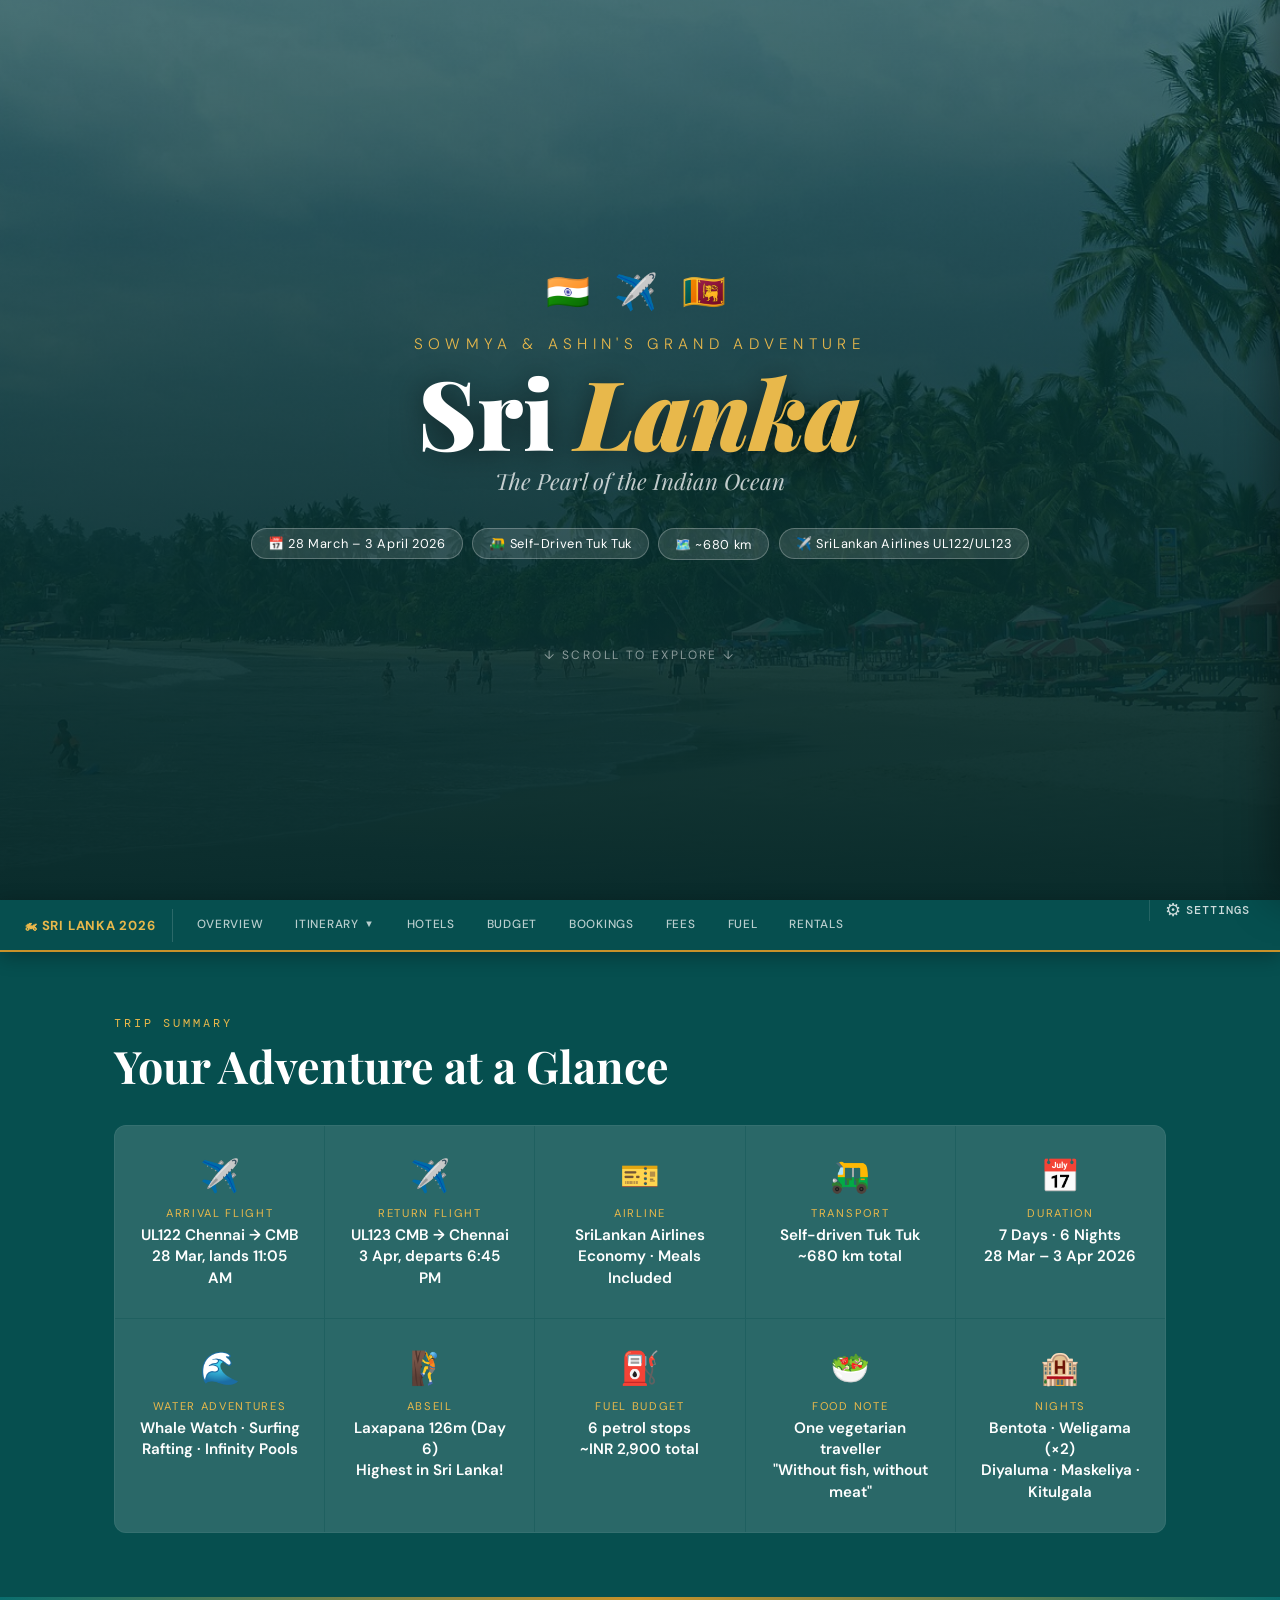
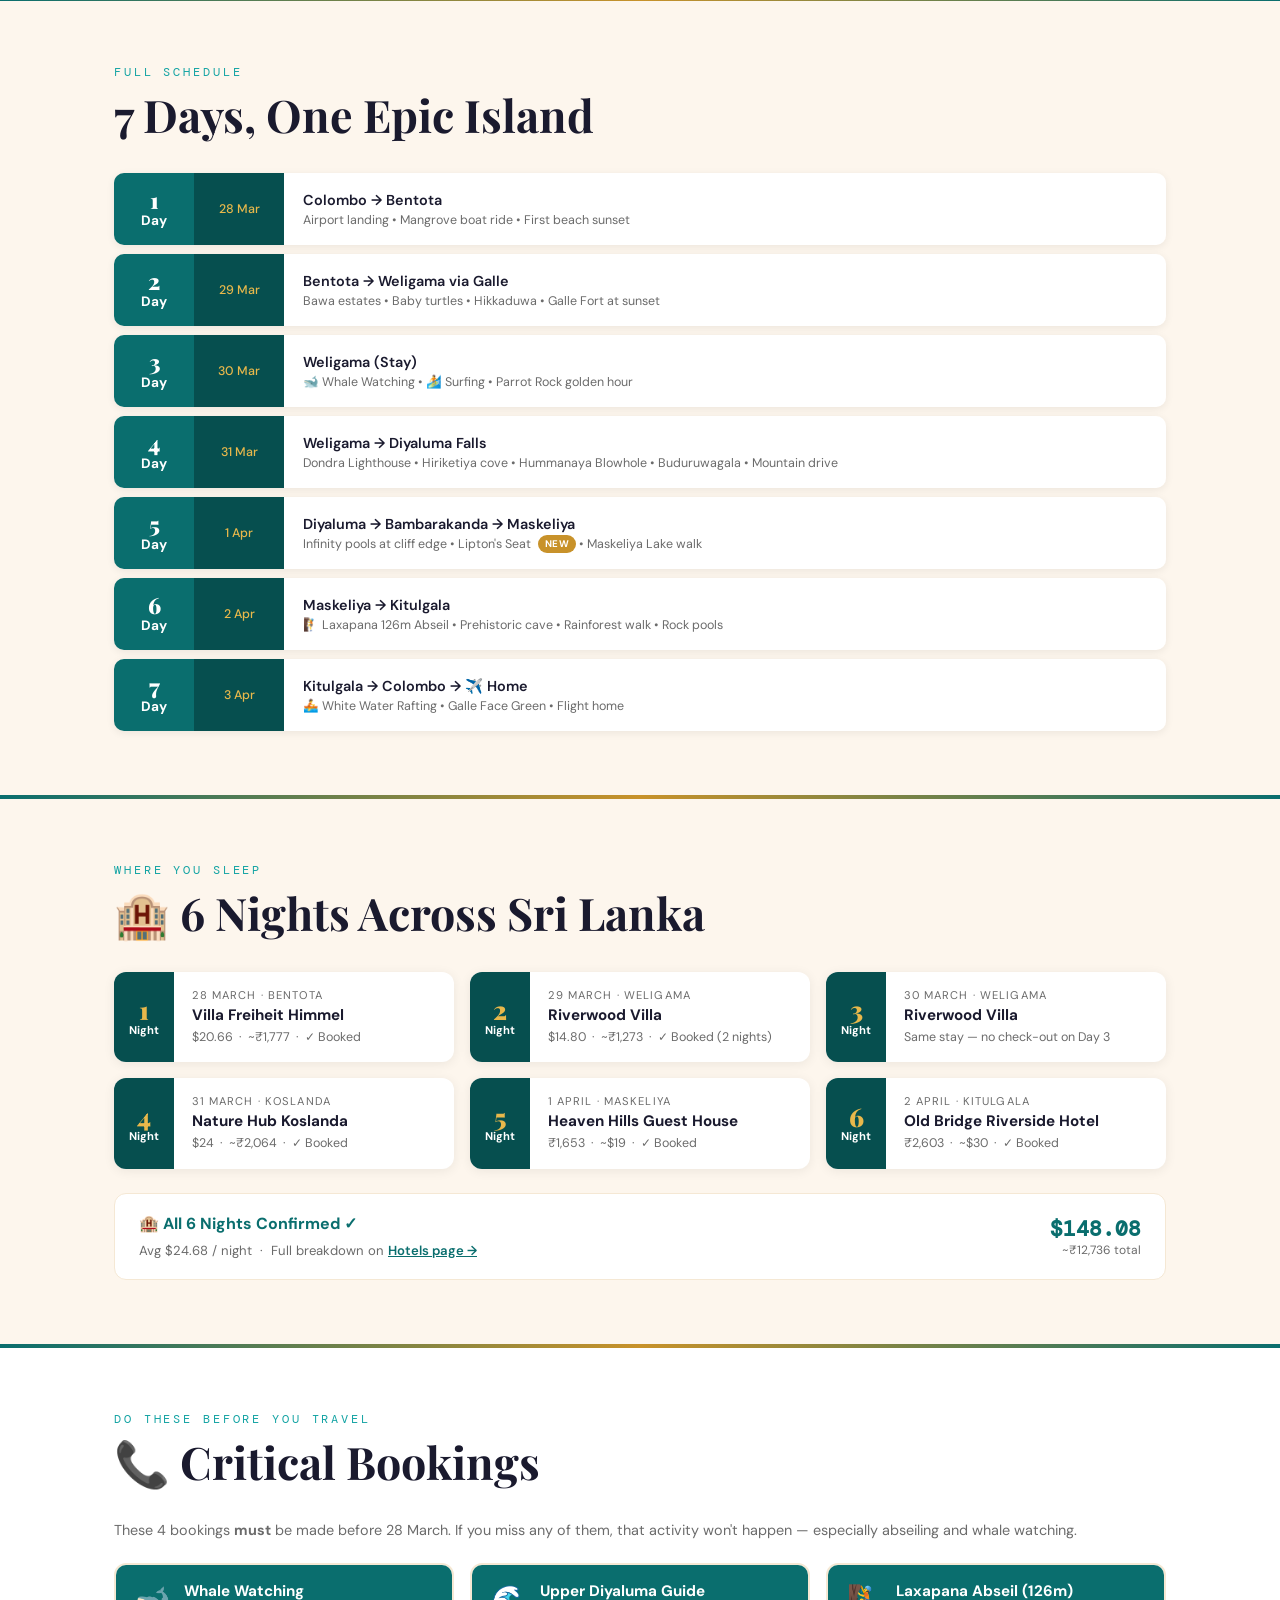
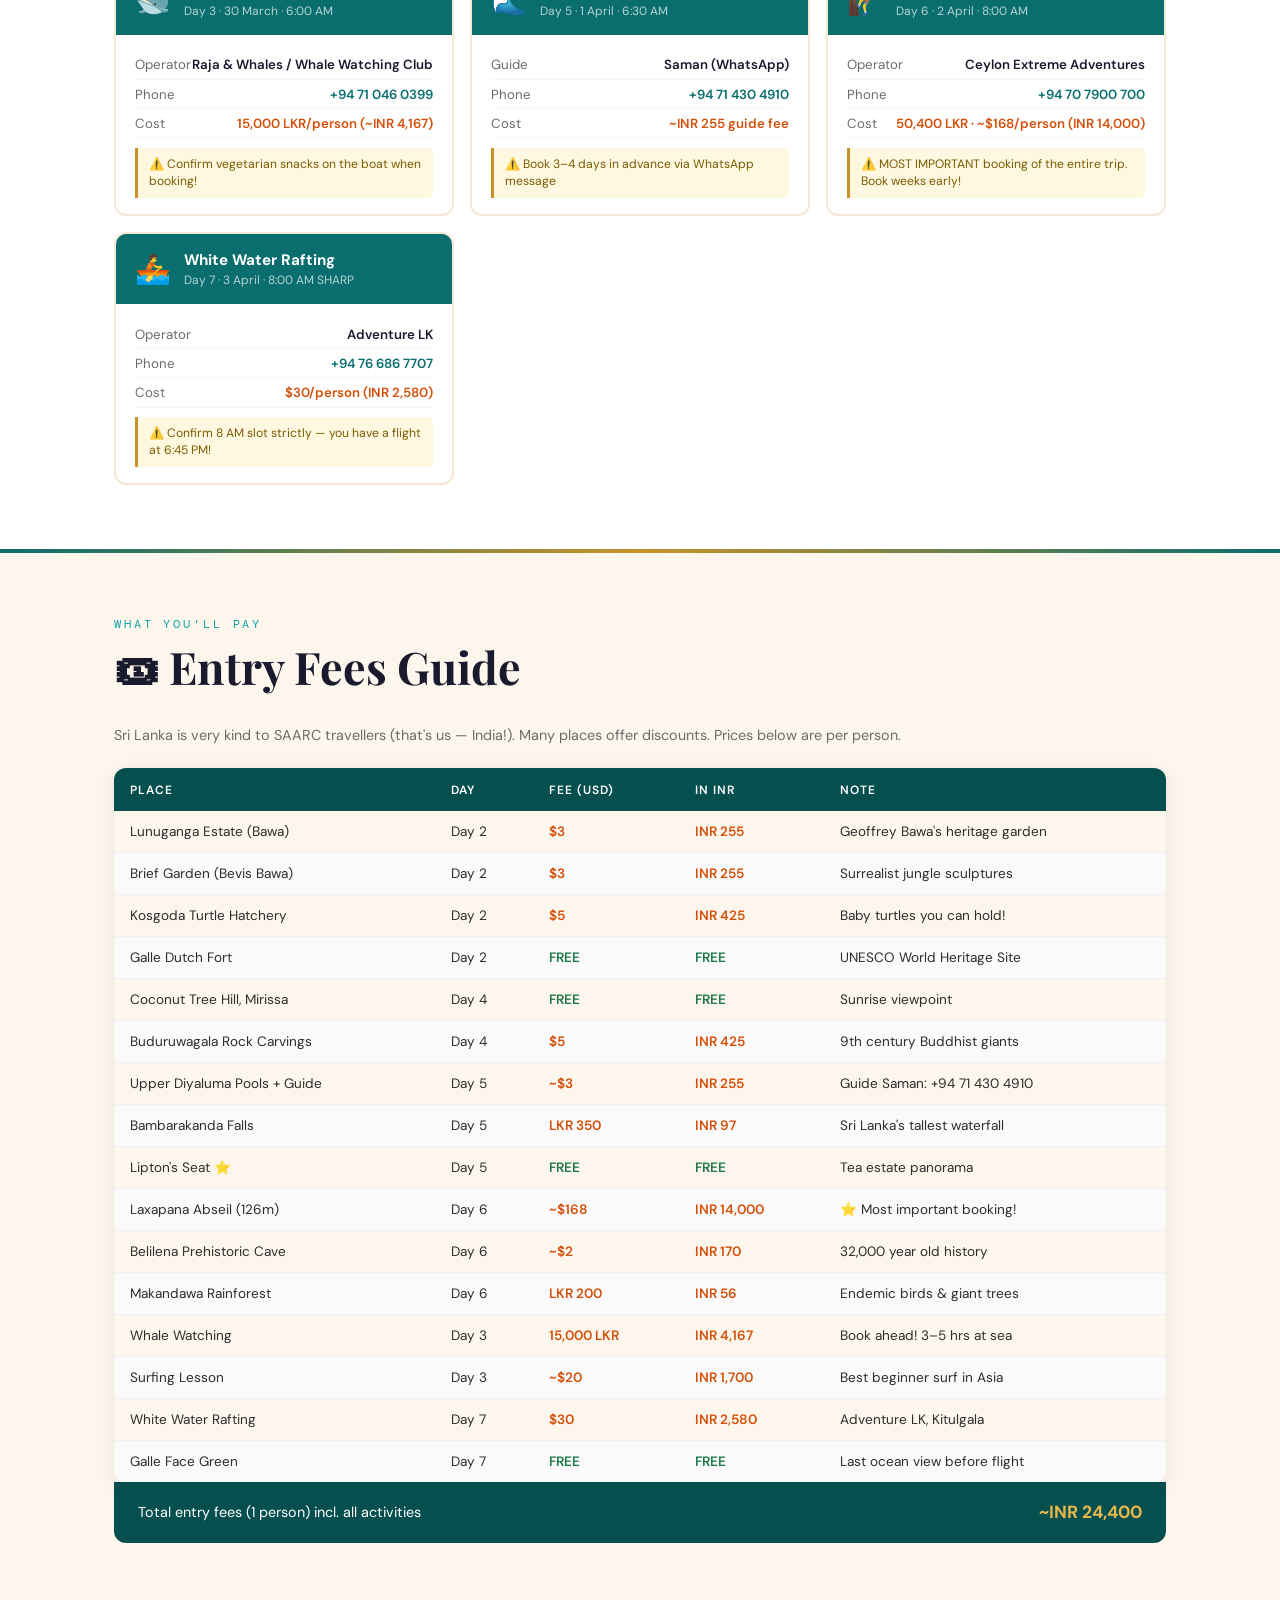
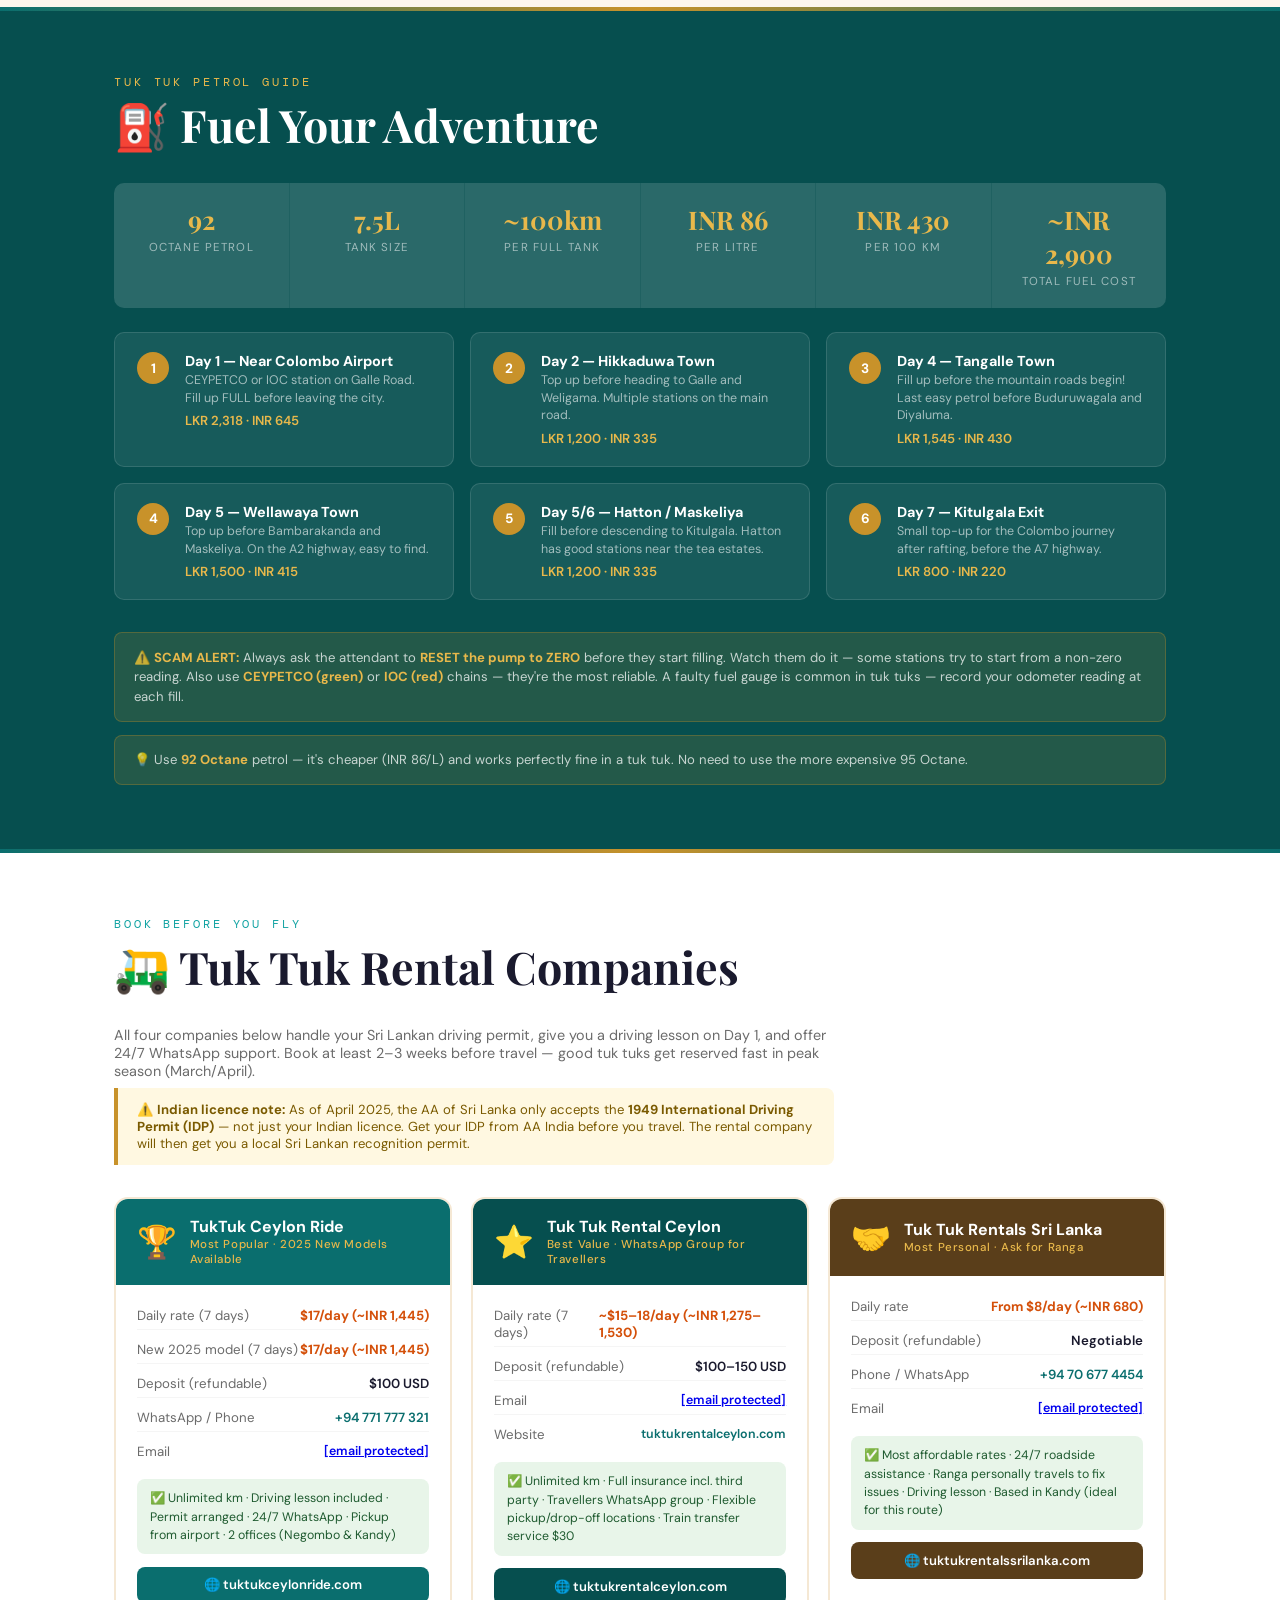
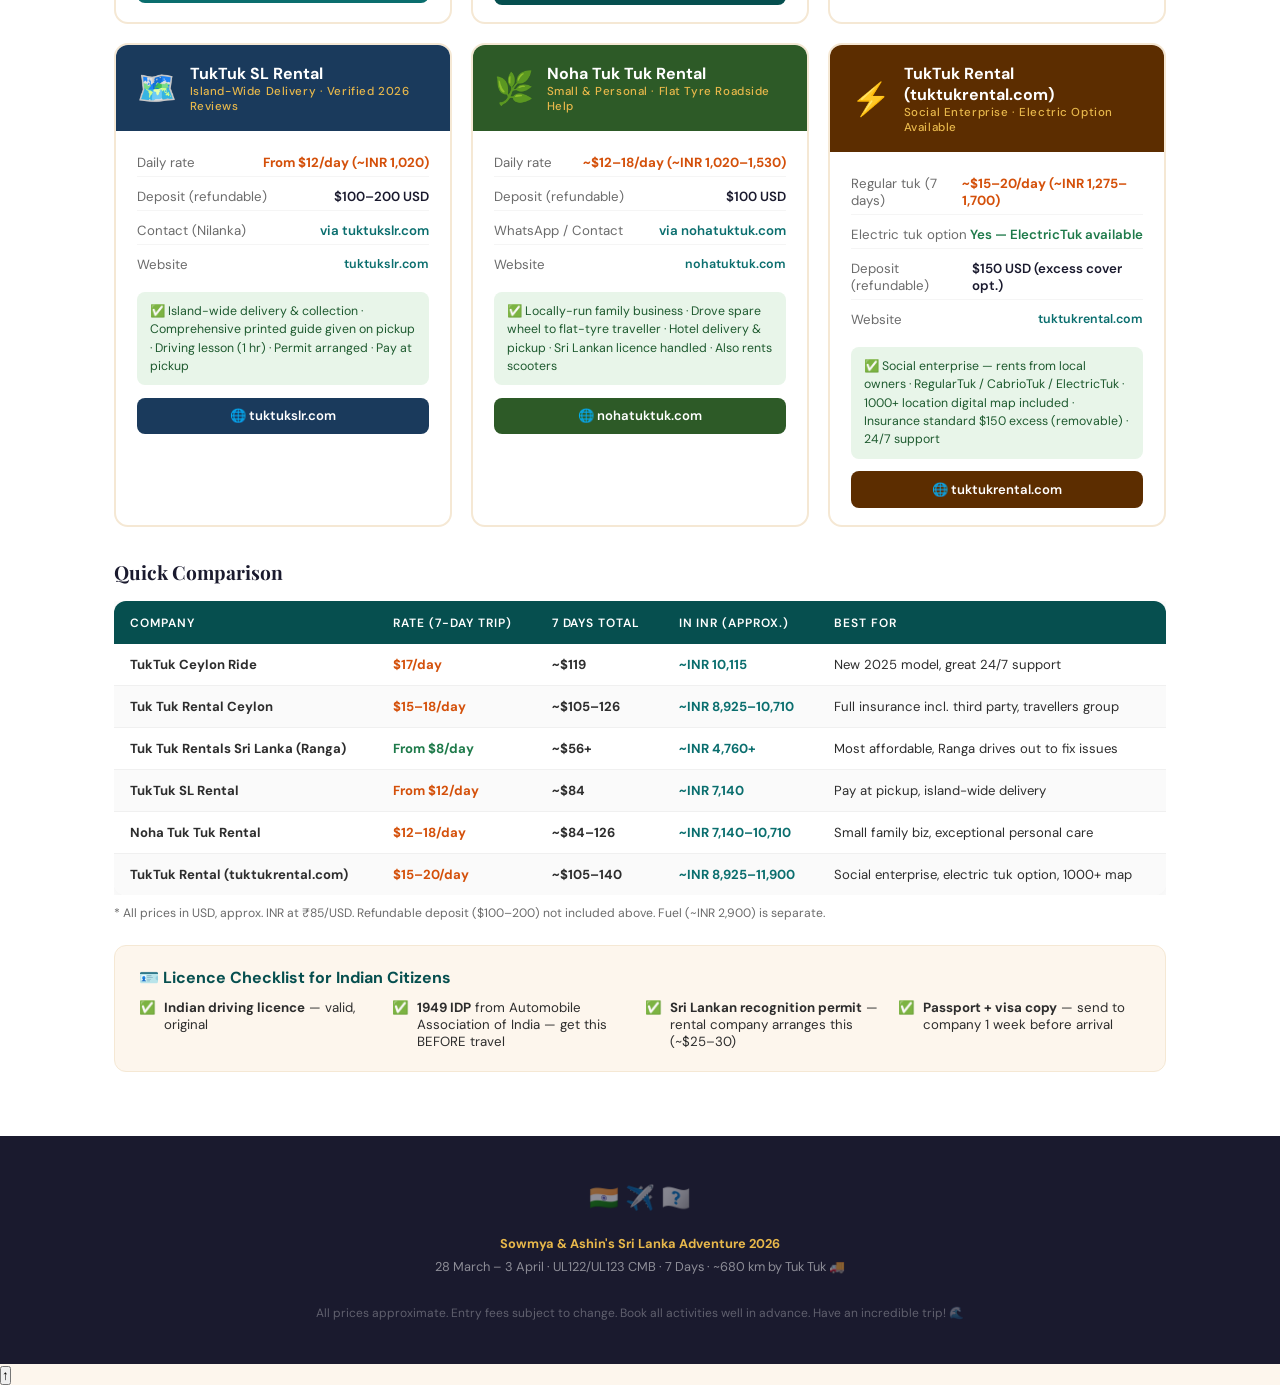
<file: index.html>
<!DOCTYPE html>
<html lang="en">
<head>
<meta charset="UTF-8">
<meta name="viewport" content="width=device-width, initial-scale=1.0">
<title>Sri Lanka Adventure — Sowmya & Ashin 2026</title>
<link rel="preconnect" href="https://fonts.googleapis.com">
<link href="https://fonts.googleapis.com/css2?family=Playfair+Display:ital,wght@0,400;0,700;0,900;1,400;1,700&family=DM+Sans:wght@300;400;500;600&family=DM+Mono:wght@400;500&display=swap" rel="stylesheet">
<style>
  :root {
    --teal: #0a6e6e;
    --teal-light: #12a3a3;
    --teal-dark: #064f4f;
    --gold: #c8922a;
    --gold-light: #e8b84b;
    --cream: #fdf6ed;
    --cream-dark: #f5e8d4;
    --dark: #1a1a2e;
    --text: #2d2d2d;
    --muted: #6b6b6b;
    --white: #ffffff;
    --red: #c0392b;
    --green: #1e7a4a;
    --orange: #d4500a;
  }

  * { margin: 0; padding: 0; box-sizing: border-box; }

  body {
    font-family: 'DM Sans', sans-serif;
    background: var(--cream);
    color: var(--text);
    overflow-x: hidden;
  }

  /* ── HERO COVER ── */
  .hero {
    position: relative;
    height: 100vh;
    min-height: 600px;
    display: flex;
    flex-direction: column;
    align-items: center;
    justify-content: center;
    overflow: hidden;
    background: var(--teal-dark);
  }

  .hero-bg {
    position: absolute; inset: 0;
    /* image loaded dynamically by JS */
    background-size: cover;
    background-position: center 40%;
    opacity: 0.45;
    transform: scale(1.05);
    animation: heroZoom 20s ease-in-out infinite alternate;
  }

  @keyframes heroZoom {
    from { transform: scale(1.05); }
    to { transform: scale(1.12); }
  }

  .hero-overlay {
    position: absolute; inset: 0;
    background: linear-gradient(180deg, rgba(6,40,40,0.3) 0%, rgba(6,40,40,0.7) 60%, rgba(6,40,40,0.95) 100%);
  }

  .hero-content {
    position: relative; z-index: 2;
    text-align: center;
    padding: 2rem;
    animation: fadeUp 1.2s ease forwards;
  }

  @keyframes fadeUp {
    from { opacity: 0; transform: translateY(30px); }
    to { opacity: 1; transform: translateY(0); }
  }

  .hero-flag { font-size: 2.2rem; letter-spacing: 0.5rem; margin-bottom: 1.2rem; }

  .hero-names {
    font-family: 'DM Sans', sans-serif;
    font-weight: 300;
    font-size: 0.95rem;
    letter-spacing: 0.35em;
    text-transform: uppercase;
    color: var(--gold-light);
    margin-bottom: 0.6rem;
  }

  .hero-title {
    font-family: 'Playfair Display', serif;
    font-size: clamp(3rem, 8vw, 6rem);
    font-weight: 900;
    color: var(--white);
    line-height: 1;
    margin-bottom: 0.4rem;
    text-shadow: 0 4px 30px rgba(0,0,0,0.5);
  }

  .hero-title span { color: var(--gold-light); font-style: italic; }

  .hero-subtitle {
    font-family: 'Playfair Display', serif;
    font-style: italic;
    font-size: clamp(1rem, 2.5vw, 1.4rem);
    color: rgba(255,255,255,0.75);
    margin-bottom: 2rem;
  }

  .hero-pills {
    display: flex; flex-wrap: wrap; gap: 0.6rem;
    justify-content: center; margin-bottom: 2.5rem;
  }

  .pill {
    background: rgba(255,255,255,0.12);
    border: 1px solid rgba(255,255,255,0.25);
    color: white;
    padding: 0.4rem 1rem;
    border-radius: 100px;
    font-size: 0.8rem;
    letter-spacing: 0.05em;
    backdrop-filter: blur(8px);
  }

  .scroll-hint {
    position: relative; z-index: 2;
    color: rgba(255,255,255,0.5);
    font-size: 0.75rem;
    letter-spacing: 0.2em;
    text-transform: uppercase;
    animation: bounce 2s ease infinite;
    margin-top: 1rem;
  }
  @keyframes bounce { 0%,100%{transform:translateY(0)} 50%{transform:translateY(8px)} }

  /* Nav CSS in site-nav class — see NAV_CSS block */
  /* ── SECTIONS ── */
  section { padding: 4rem 0; }

  .container { max-width: 1100px; margin: 0 auto; padding: 0 1.5rem; }

  .section-label {
    font-family: 'DM Mono', monospace;
    font-size: 0.72rem;
    letter-spacing: 0.25em;
    text-transform: uppercase;
    color: var(--teal-light);
    margin-bottom: 0.5rem;
  }

  .section-title {
    font-family: 'Playfair Display', serif;
    font-size: clamp(1.8rem, 4vw, 2.8rem);
    font-weight: 700;
    color: var(--dark);
    margin-bottom: 2rem;
    line-height: 1.2;
  }

  /* ── OVERVIEW CARDS ── */
  #overview { background: var(--teal-dark); }
  #overview .section-title { color: white; }
  #overview .section-label { color: var(--gold-light); }

  .overview-grid {
    display: grid;
    grid-template-columns: repeat(auto-fit, minmax(200px, 1fr));
    gap: 1px;
    background: rgba(255,255,255,0.1);
    border: 1px solid rgba(255,255,255,0.1);
    border-radius: 12px;
    overflow: hidden;
  }

  .overview-card {
    background: rgba(255,255,255,0.05);
    padding: 1.8rem 1.5rem;
    text-align: center;
    transition: background 0.2s;
  }
  .overview-card:hover { background: rgba(255,255,255,0.1); }
  .overview-card .oc-icon { font-size: 2rem; margin-bottom: 0.6rem; display: block; }
  .overview-card .oc-label { font-size: 0.7rem; text-transform: uppercase; letter-spacing: 0.15em; color: var(--gold-light); margin-bottom: 0.3rem; }
  .overview-card .oc-value { color: white; font-weight: 600; font-size: 0.95rem; line-height: 1.4; }

  /* ── ITINERARY AT A GLANCE ── */
  .toc-grid {
    display: flex;
    flex-direction: column;
    gap: 0.6rem;
  }

  .toc-row {
    display: grid;
    grid-template-columns: 80px 90px 1fr;
    gap: 0;
    border-radius: 10px;
    overflow: hidden;
    box-shadow: 0 2px 8px rgba(0,0,0,0.07);
    transition: transform 0.2s, box-shadow 0.2s;
    text-decoration: none;
    color: inherit;
  }
  .toc-row {
    position: relative;
  }
  .toc-row::after {
    content: '→';
    position: absolute;
    right: 1.2rem;
    top: 50%;
    transform: translateY(-50%);
    color: var(--gold);
    font-size: 1.1rem;
    opacity: 0;
    transition: opacity 0.2s, right 0.2s;
  }
  .toc-row:hover::after {
    opacity: 1;
    right: 0.8rem;
  }

  .toc-row:hover { transform: translateX(4px); box-shadow: 0 4px 16px rgba(0,0,0,0.12); }

  .toc-day { background: var(--teal); color: white; padding: 1rem; display: flex; flex-direction: column; align-items: center; justify-content: center; font-weight: 700; font-size: 0.85rem; text-align: center; }
  .toc-day .day-num { font-family: 'Playfair Display', serif; font-size: 1.4rem; font-weight: 900; line-height: 1; }

  .toc-date { background: var(--teal-dark); color: var(--gold-light); padding: 1rem; display: flex; align-items: center; justify-content: center; font-size: 0.78rem; font-weight: 500; text-align: center; }

  .toc-info { background: white; padding: 0.9rem 1.2rem; display: flex; flex-direction: column; justify-content: center; }
  .toc-route { font-weight: 600; font-size: 0.9rem; color: var(--dark); margin-bottom: 0.2rem; }
  .toc-desc { font-size: 0.78rem; color: var(--muted); }
  .new-badge { background: var(--gold); color: white; font-size: 0.6rem; font-weight: 700; padding: 0.15rem 0.45rem; border-radius: 100px; letter-spacing: 0.05em; text-transform: uppercase; margin-left: 0.4rem; }

  /* ── DAY PAGES ── */
  .day-section { scroll-margin-top: 60px; }

  .day-header {
    position: relative;
    height: 420px;
    overflow: hidden;
    display: flex;
    align-items: flex-end;
  }

  .day-header-img {
    position: absolute; inset: 0;
    background-size: cover;
    background-position: center;
    transition: transform 0.6s ease;
  }
  .day-section:hover .day-header-img { transform: scale(1.03); }

  .day-header-overlay {
    position: absolute; inset: 0;
    background: linear-gradient(0deg, rgba(6,40,40,0.92) 0%, rgba(6,40,40,0.4) 55%, transparent 100%);
  }

  .day-header-content {
    position: relative; z-index: 2;
    padding: 2rem 2.5rem;
    width: 100%;
  }

  .day-number-label {
    font-family: 'DM Mono', monospace;
    font-size: 0.7rem;
    letter-spacing: 0.3em;
    color: var(--gold-light);
    text-transform: uppercase;
    margin-bottom: 0.3rem;
  }

  .day-title {
    font-family: 'Playfair Display', serif;
    font-size: clamp(1.6rem, 3.5vw, 2.4rem);
    font-weight: 900;
    color: white;
    line-height: 1.1;
    margin-bottom: 0.4rem;
  }

  .day-route {
    font-size: 0.85rem;
    color: rgba(255,255,255,0.7);
    font-weight: 400;
  }

  .day-km-badge {
    display: inline-block;
    background: var(--gold);
    color: white;
    padding: 0.2rem 0.7rem;
    border-radius: 100px;
    font-size: 0.72rem;
    font-weight: 600;
    letter-spacing: 0.05em;
    margin-left: 0.8rem;
    vertical-align: middle;
  }

  /* ── DAY BODY ── */
  .day-body { background: white; }

  .day-content {
    max-width: 1100px;
    margin: 0 auto;
    padding: 2.5rem 1.5rem;
    display: grid;
    grid-template-columns: 1fr 320px;
    gap: 3rem;
    align-items: start;
  }

  @media (max-width: 768px) {
    .day-content { grid-template-columns: 1fr; gap: 1.5rem; }
    .toc-row { grid-template-columns: 60px 70px 1fr; }
  }

  /* Stops */
  .stops-list { list-style: none; }

  .stop-item {
    display: flex;
    gap: 1rem;
    padding: 0.9rem 0;
    border-bottom: 1px solid #f0f0f0;
    animation: fadeIn 0.4s ease forwards;
  }
  .stop-item:last-child { border-bottom: none; }

  @keyframes fadeIn { from{opacity:0;transform:translateX(-8px)} to{opacity:1;transform:none} }

  .stop-icon { font-size: 1.3rem; flex-shrink: 0; width: 2rem; text-align: center; padding-top: 0.1rem; }

  .stop-text { flex: 1; }
  .stop-text strong { font-weight: 600; color: var(--dark); display: block; margin-bottom: 0.15rem; font-size: 0.92rem; }
  .stop-text p { font-size: 0.84rem; color: var(--muted); line-height: 1.5; }

  .stop-meta {
    display: flex; flex-wrap: wrap; gap: 0.4rem; margin-top: 0.4rem;
  }
  .meta-tag {
    font-size: 0.7rem; padding: 0.15rem 0.55rem; border-radius: 100px;
    font-weight: 500; letter-spacing: 0.03em;
  }
  .meta-free { background: #e8f5e9; color: var(--green); }
  .meta-paid { background: #fff3e0; color: var(--orange); }
  .meta-km { background: #e3f2fd; color: #1565c0; }
  .meta-petrol { background: #fce4ec; color: #c62828; }
  .meta-book { background: #f3e5f5; color: #6a1b9a; }
  .meta-highlight { background: var(--gold); color: white; }

  /* Sidebar */
  .day-sidebar { position: sticky; top: 80px; }

  .sidebar-card {
    background: var(--cream);
    border-radius: 12px;
    overflow: hidden;
    margin-bottom: 1.2rem;
    border: 1px solid var(--cream-dark);
  }

  .sidebar-card-header {
    background: var(--teal);
    color: white;
    padding: 0.7rem 1rem;
    font-size: 0.72rem;
    font-weight: 600;
    letter-spacing: 0.12em;
    text-transform: uppercase;
  }

  .sidebar-card-body { padding: 1rem; }

  .map-link-item {
    display: flex; align-items: center; gap: 0.5rem;
    padding: 0.45rem 0;
    border-bottom: 1px solid var(--cream-dark);
    text-decoration: none;
    color: var(--teal);
    font-size: 0.82rem;
    font-weight: 500;
    transition: color 0.15s;
  }
  .map-link-item:last-child { border-bottom: none; }
  .map-link-item:hover { color: var(--gold); }
  .map-link-item::before { content: "📍"; font-size: 0.85rem; }

  .tip-item {
    display: flex; gap: 0.6rem; padding: 0.4rem 0;
    font-size: 0.8rem; color: var(--text); line-height: 1.45;
    border-bottom: 1px solid var(--cream-dark);
  }
  .tip-item:last-child { border-bottom: none; }

  /* ── PHOTO STRIP ── */
  .photo-strip {
    display: grid;
    grid-template-columns: repeat(3, 1fr);
    gap: 3px;
    height: 200px;
  }

  .photo-strip-img {
    background-size: cover;
    background-position: center;
    transition: opacity 0.3s;
  }
  .photo-strip-img:hover { opacity: 0.85; }
  .photo-strip-img:first-child { border-radius: 0; }

  /* ── FUEL PAGE ── */
  #fuel { background: var(--teal-dark); }
  #fuel .section-title { color: white; }
  #fuel .section-label { color: var(--gold-light); }

  .fuel-grid {
    display: grid;
    grid-template-columns: repeat(auto-fit, minmax(280px, 1fr));
    gap: 1rem;
    margin-bottom: 2rem;
  }

  .fuel-stop-card {
    background: rgba(255,255,255,0.07);
    border: 1px solid rgba(255,255,255,0.12);
    border-radius: 10px;
    padding: 1.2rem 1.4rem;
    display: flex; gap: 1rem; align-items: flex-start;
    transition: background 0.2s;
  }
  .fuel-stop-card:hover { background: rgba(255,255,255,0.12); }

  .fuel-stop-num {
    background: var(--gold);
    color: white;
    width: 32px; height: 32px;
    border-radius: 50%;
    display: flex; align-items: center; justify-content: center;
    font-weight: 700; font-size: 0.85rem;
    flex-shrink: 0;
  }

  .fuel-stop-info h4 { color: white; font-size: 0.9rem; margin-bottom: 0.15rem; }
  .fuel-stop-info p { color: rgba(255,255,255,0.6); font-size: 0.78rem; line-height: 1.4; }
  .fuel-cost { color: var(--gold-light); font-weight: 600; font-size: 0.82rem; margin-top: 0.3rem; }

  .fuel-stats {
    display: grid;
    grid-template-columns: repeat(auto-fit, minmax(150px, 1fr));
    gap: 1px;
    background: rgba(255,255,255,0.1);
    border-radius: 10px;
    overflow: hidden;
    margin-bottom: 1.5rem;
  }
  .fuel-stat { background: rgba(255,255,255,0.05); padding: 1.2rem; text-align: center; }
  .fuel-stat .fs-val { font-family: 'Playfair Display', serif; font-size: 1.6rem; font-weight: 700; color: var(--gold-light); }
  .fuel-stat .fs-label { font-size: 0.72rem; color: rgba(255,255,255,0.55); text-transform: uppercase; letter-spacing: 0.1em; margin-top: 0.2rem; }

  .fuel-tip {
    background: rgba(200,146,42,0.15);
    border: 1px solid rgba(200,146,42,0.3);
    border-radius: 8px;
    padding: 0.9rem 1.2rem;
    font-size: 0.82rem;
    color: rgba(255,255,255,0.75);
    margin-top: 0.8rem;
    line-height: 1.5;
  }
  .fuel-tip strong { color: var(--gold-light); }

  /* ── FEES TABLE ── */
  #fees { background: var(--cream); }

  .fees-table {
    width: 100%;
    border-collapse: collapse;
    font-size: 0.85rem;
    box-shadow: 0 4px 20px rgba(0,0,0,0.08);
    border-radius: 12px;
    overflow: hidden;
  }

  .fees-table th {
    background: var(--teal-dark);
    color: white;
    padding: 0.85rem 1rem;
    text-align: left;
    font-weight: 600;
    font-size: 0.75rem;
    letter-spacing: 0.08em;
    text-transform: uppercase;
  }

  .fees-table td {
    padding: 0.75rem 1rem;
    border-bottom: 1px solid #f0f0f0;
    vertical-align: middle;
  }

  .fees-table tr:last-child td { border-bottom: none; }
  .fees-table tr:nth-child(even) td { background: #fafafa; }
  .fees-table tr:hover td { background: #f0fafa; }

  .fee-free { color: var(--green); font-weight: 600; }
  .fee-paid { color: var(--orange); font-weight: 600; }

  .fees-total {
    background: var(--teal-dark);
    color: white;
    padding: 1.2rem 1.5rem;
    border-radius: 0 0 12px 12px;
    display: flex; justify-content: space-between; align-items: center;
    font-size: 0.9rem;
  }
  .fees-total strong { color: var(--gold-light); font-size: 1.1rem; }

  /* ── BOOKINGS ── */
  #bookings { background: white; }

  .booking-cards {
    display: grid;
    grid-template-columns: repeat(auto-fit, minmax(300px, 1fr));
    gap: 1rem;
  }

  .booking-card {
    border: 2px solid var(--cream-dark);
    border-radius: 12px;
    overflow: hidden;
    transition: border-color 0.2s, box-shadow 0.2s;
  }
  .booking-card:hover { border-color: var(--teal-light); box-shadow: 0 4px 16px rgba(0,0,0,0.1); }

  .booking-card-top {
    background: var(--teal);
    padding: 1rem 1.2rem;
    display: flex; align-items: center; gap: 0.8rem;
  }
  .booking-emoji { font-size: 1.8rem; }
  .booking-name { color: white; font-weight: 700; font-size: 0.95rem; }
  .booking-when { color: rgba(255,255,255,0.7); font-size: 0.75rem; margin-top: 0.1rem; }

  .booking-card-body { padding: 1rem 1.2rem; }

  .booking-detail {
    display: flex; justify-content: space-between; align-items: baseline;
    padding: 0.35rem 0;
    border-bottom: 1px solid #f5f5f5;
    font-size: 0.83rem;
  }
  .booking-detail:last-child { border-bottom: none; }
  .booking-detail span:first-child { color: var(--muted); }
  .booking-detail span:last-child { font-weight: 600; color: var(--dark); }
  .booking-phone { color: var(--teal) !important; }
  .booking-cost { color: var(--orange) !important; }
  .booking-note {
    background: #fff8e1;
    border-left: 3px solid var(--gold);
    padding: 0.5rem 0.7rem;
    font-size: 0.76rem;
    color: #7a5a00;
    margin-top: 0.6rem;
    border-radius: 0 4px 4px 0;
    line-height: 1.4;
  }

  /* ── ACCOMMODATION ── */
  #accommodation { background: var(--cream); }

  .accom-grid {
    display: grid;
    grid-template-columns: repeat(auto-fit, minmax(280px, 1fr));
    gap: 1rem;
  }

  .accom-card {
    background: white;
    border-radius: 12px;
    overflow: hidden;
    box-shadow: 0 2px 12px rgba(0,0,0,0.07);
    display: flex;
    transition: transform 0.2s, box-shadow 0.2s;
  }
  .accom-card:hover { transform: translateY(-3px); box-shadow: 0 8px 24px rgba(0,0,0,0.12); }

  .accom-night {
    background: var(--teal-dark);
    color: white;
    width: 60px; flex-shrink: 0;
    display: flex; flex-direction: column; align-items: center; justify-content: center;
    font-weight: 700;
    font-size: 0.7rem;
    text-align: center;
    padding: 0.5rem;
  }
  .accom-night .night-num { font-family: 'Playfair Display', serif; font-size: 1.6rem; font-weight: 900; line-height: 1; color: var(--gold-light); }

  .accom-info { padding: 1rem 1.1rem; }
  .accom-date { font-size: 0.7rem; color: var(--muted); text-transform: uppercase; letter-spacing: 0.1em; margin-bottom: 0.2rem; }
  .accom-place { font-weight: 700; font-size: 0.95rem; color: var(--dark); margin-bottom: 0.25rem; }
  .accom-why { font-size: 0.78rem; color: var(--muted); line-height: 1.4; }

  /* ── FOOTER ── */
  footer {
    background: var(--dark);
    color: rgba(255,255,255,0.5);
    text-align: center;
    padding: 2.5rem 1.5rem;
    font-size: 0.8rem;
    line-height: 1.8;
  }
  footer strong { color: var(--gold-light); }

  /* ── DIVIDERS ── */
  .section-divider {
    height: 4px;
    background: linear-gradient(90deg, var(--teal), var(--gold), var(--teal));
  }

  /* ── PRINT ── */
  @media print {
    .site-nav, .scroll-hint { display: none; }
    .day-header { height: 280px; }
    .day-sidebar { position: static; }
    .day-content { grid-template-columns: 1fr; }
  }

  /* ── FULL DAY GUIDE BUTTON ── */
  .day-guide-btn-wrap {
    background: white;
    border-top: 1px solid #f0f0f0;
    padding: 1.2rem 1.5rem;
    display: flex;
    justify-content: flex-end;
    max-width: 1100px;
    margin: 0 auto;
  }
  .day-guide-btn {
    display: inline-flex;
    align-items: center;
    gap: 0.5rem;
    background: var(--teal);
    color: white;
    text-decoration: none;
    font-size: 0.82rem;
    font-weight: 600;
    letter-spacing: 0.04em;
    padding: 0.65rem 1.4rem;
    border-radius: 100px;
    transition: background 0.2s, transform 0.15s, box-shadow 0.2s;
  }
  .day-guide-btn:hover {
    background: var(--teal-dark);
    transform: translateY(-1px);
    box-shadow: 0 4px 14px rgba(10,110,110,0.35);
  }
/* ══════════════════════════════════════
     SITE NAV — RESPONSIVE
  ══════════════════════════════════════ */
  .site-nav {
    position: sticky;
    top: 0;
    z-index: 200;
    background: var(--teal-dark);
    border-bottom: 2px solid var(--gold);
    box-shadow: 0 4px 20px rgba(0,0,0,0.3);
    display: flex;
    align-items: stretch;
    min-height: 52px;
    padding: 0 1rem;
  }
  
  .nav-brand {
    display: flex;
    align-items: center;
    flex-shrink: 0;
  }
  .nav-brand a {
    color: var(--gold-light);
    font-weight: 700;
    font-size: 0.82rem;
    letter-spacing: 0.06em;
    text-transform: uppercase;
    text-decoration: none;
    padding: 0.5rem 1rem 0.5rem 0.5rem;
    white-space: nowrap;
    border-right: 1px solid rgba(255,255,255,0.15);
    margin-right: 0.5rem;
    transition: color 0.2s;
  }
  .nav-brand a:hover { color: #fff; }
  
  .nav-links {
    display: flex;
    align-items: stretch;
    flex: 1;
  }
  
  .nav-links > a {
    display: flex;
    align-items: center;
    flex-shrink: 0;
    color: rgba(255,255,255,0.72);
    text-decoration: none;
    padding: 0 1rem;
    font-size: 0.74rem;
    font-weight: 500;
    letter-spacing: 0.06em;
    text-transform: uppercase;
    white-space: nowrap;
    border-bottom: 3px solid transparent;
    transition: color 0.2s, background 0.2s, border-color 0.2s;
  }
  .nav-links > a:hover,
  .nav-links > a.active {
    color: var(--gold-light);
    border-bottom-color: var(--gold-light);
    background: rgba(255,255,255,0.05);
  }
  
  /* Itinerary dropdown */
  .nav-dropdown {
    position: relative;
    display: flex;
    align-items: stretch;
  }
  .nav-dropdown-btn {
    display: flex;
    align-items: center;
    gap: 0.35rem;
    flex-shrink: 0;
    background: none;
    border: none;
    border-bottom: 3px solid transparent;
    cursor: pointer;
    color: rgba(255,255,255,0.72);
    padding: 0 1rem;
    font-family: inherit;
    font-size: 0.74rem;
    font-weight: 500;
    letter-spacing: 0.06em;
    text-transform: uppercase;
    white-space: nowrap;
    height: 100%;
    transition: color 0.2s, background 0.2s, border-color 0.2s;
  }
  .nav-dropdown-btn:hover,
  .nav-dropdown.open > .nav-dropdown-btn,
  .nav-dropdown-btn.active {
    color: var(--gold-light);
    border-bottom-color: var(--gold-light);
    background: rgba(255,255,255,0.05);
  }
  .nav-caret {
    font-size: 0.6rem;
    transition: transform 0.25s;
    display: inline-block;
  }
  .nav-dropdown.open .nav-caret { transform: rotate(180deg); }
  
  .nav-dropdown-menu {
    display: none;
    position: absolute;
    top: calc(100% + 2px);
    left: 0;
    min-width: 240px;
    background: #0c3535;
    border-top: 2px solid var(--gold);
    border-radius: 0 0 10px 10px;
    box-shadow: 0 10px 30px rgba(0,0,0,0.4);
    flex-direction: column;
    overflow: hidden;
    z-index: 300;
  }
  .nav-dropdown.open .nav-dropdown-menu { display: flex; }
  
  .nav-dropdown-menu a {
    display: block;
    color: rgba(255,255,255,0.75);
    text-decoration: none;
    padding: 0.65rem 1.2rem;
    font-size: 0.73rem;
    font-weight: 500;
    letter-spacing: 0.04em;
    text-transform: uppercase;
    border-left: 3px solid transparent;
    transition: color 0.15s, background 0.15s, border-color 0.15s;
    white-space: nowrap;
  }
  .nav-dropdown-menu a + a {
    border-top: 1px solid rgba(255,255,255,0.06);
  }
  .nav-dropdown-menu a:hover,
  .nav-dropdown-menu a.active {
    color: var(--gold-light);
    background: rgba(255,255,255,0.07);
    border-left-color: var(--gold-light);
  }
  
  /* Hamburger */
  .nav-hamburger {
    display: none;
    flex-direction: column;
    justify-content: center;
    gap: 5px;
    background: none;
    border: none;
    cursor: pointer;
    padding: 0.5rem;
    margin-left: auto;
    flex-shrink: 0;
  }
  .nav-hamburger span {
    display: block;
    width: 22px;
    height: 2px;
    background: rgba(255,255,255,0.88);
    border-radius: 2px;
    transition: transform 0.3s, opacity 0.3s;
    transform-origin: center;
  }
  .nav-hamburger.open span:nth-child(1) { transform: translateY(7px) rotate(45deg); }
  .nav-hamburger.open span:nth-child(2) { opacity: 0; transform: scaleX(0); }
  .nav-hamburger.open span:nth-child(3) { transform: translateY(-7px) rotate(-45deg); }
  
  /* Mobile */
  @media (max-width: 820px) {
    .nav-hamburger { display: flex; }
  
    .nav-links {
      display: none;
      position: absolute;
      top: 52px;
      left: 0;
      right: 0;
      background: var(--teal-dark);
      flex-direction: column;
      align-items: stretch;
      border-bottom: 2px solid var(--gold);
      box-shadow: 0 8px 24px rgba(0,0,0,0.35);
      z-index: 199;
      max-height: calc(100vh - 52px);
      overflow-y: auto;
    }
    .nav-links.open { display: flex; }
  
    .nav-links > a {
      padding: 0.85rem 1.4rem;
      border-bottom: 1px solid rgba(255,255,255,0.07);
      border-left: 3px solid transparent;
      font-size: 0.8rem;
    }
    .nav-links > a.active {
      border-left-color: var(--gold-light);
      border-bottom-color: rgba(255,255,255,0.07);
    }
    .nav-links > a:hover { border-bottom-color: rgba(255,255,255,0.07); }
  
    .nav-dropdown { flex-direction: column; align-items: stretch; }
  
    .nav-dropdown-btn {
      width: 100%;
      padding: 0.85rem 1.4rem;
      border-bottom: 1px solid rgba(255,255,255,0.07);
      border-left: 3px solid transparent;
      font-size: 0.8rem;
      justify-content: space-between;
      height: auto;
    }
    .nav-dropdown-btn.active { border-left-color: var(--gold-light); }
  
    .nav-dropdown-menu {
      position: static;
      border-top: 1px solid rgba(255,255,255,0.1);
      border-radius: 0;
      background: rgba(0,0,0,0.18);
      box-shadow: none;
      min-width: unset;
    }
    .nav-dropdown-menu a {
      padding: 0.72rem 1.4rem 0.72rem 2.6rem;
      font-size: 0.78rem;
      border-left: none;
      border-bottom: 1px solid rgba(255,255,255,0.05);
    }
    .nav-dropdown-menu a:hover,
    .nav-dropdown-menu a.active {
      border-left: none;
      padding-left: 2.8rem;
    }
  }
  
</style>
</head>
<body>

<!-- HERO -->
<section class="hero" id="top">
  <div class="hero-bg" style="background-image:url('images/common/hero.jpg');"></div>
  <div class="hero-overlay"></div>
  <div class="hero-content">
    <div class="hero-flag">🇮🇳 ✈️ 🇱🇰</div>
    <div class="hero-names">Sowmya &amp; Ashin's Grand Adventure</div>
    <h1 class="hero-title">Sri <span>Lanka</span></h1>
    <p class="hero-subtitle">The Pearl of the Indian Ocean</p>
    <div class="hero-pills">
      <span class="pill">📅 28 March – 3 April 2026</span>
      <span class="pill">🛺 Self-Driven Tuk Tuk</span>
      <span class="pill">🗺️ ~680 km</span>
      <span class="pill">✈️ SriLankan Airlines UL122/UL123</span>
    </div>
  </div>
  <div class="scroll-hint">↓ scroll to explore ↓</div>
</section>

<!-- NAV -->
<nav class="site-nav" id="siteNav">
  <div class="nav-brand"><a href="#hero">&#127949; Sri Lanka 2026</a></div>
  <button class="nav-hamburger" id="navToggle" aria-label="Toggle menu">
    <span></span><span></span><span></span>
  </button>
  <div class="nav-links" id="navLinks">
    <a href="#overview">Overview</a>
    <div class="nav-dropdown" id="itinDropdown">
      <button class="nav-dropdown-btn" id="itinBtn">Itinerary <span class="nav-caret">&#9660;</span></button>
      <div class="nav-dropdown-menu">
        <a href="day1.html">Day 1 &middot; Colombo &rarr; Bentota</a>
        <a href="day2.html">Day 2 &middot; Bentota &rarr; Weligama</a>
        <a href="day3.html">Day 3 &middot; Weligama &mdash; The Big Day</a>
        <a href="day4.html">Day 4 &middot; Into the Mountains</a>
        <a href="day5.html">Day 5 &middot; Highland Wonders</a>
        <a href="day6.html">Day 6 &middot; The Big Abseil Day</a>
        <a href="day7.html">Day 7 &middot; Rafting &amp; Goodbye</a>
      </div>
    </div>
    <a href="hotels.html">Hotels</a>
    <a href="budget.html">Budget</a>
    <a href="#bookings">Bookings</a>
    <a href="#fees">Fees</a>
    <a href="#fuel">Fuel</a>
    <a href="#tuktuk">Rentals</a>
  </div>
</nav>

<!-- OVERVIEW -->
<section id="overview">
  <div class="container">
    <div class="section-label">Trip Summary</div>
    <h2 class="section-title">Your Adventure at a Glance</h2>
    <div class="overview-grid">
      <div class="overview-card"><span class="oc-icon">✈️</span><div class="oc-label">Arrival Flight</div><div class="oc-value">UL122 Chennai → CMB<br>28 Mar, lands 11:05 AM</div></div>
      <div class="overview-card"><span class="oc-icon">✈️</span><div class="oc-label">Return Flight</div><div class="oc-value">UL123 CMB → Chennai<br>3 Apr, departs 6:45 PM</div></div>
      <div class="overview-card"><span class="oc-icon">🎫</span><div class="oc-label">Airline</div><div class="oc-value">SriLankan Airlines<br>Economy · Meals Included</div></div>
      <div class="overview-card"><span class="oc-icon">🛺</span><div class="oc-label">Transport</div><div class="oc-value">Self-driven Tuk Tuk<br>~680 km total</div></div>
      <div class="overview-card"><span class="oc-icon">📅</span><div class="oc-label">Duration</div><div class="oc-value">7 Days · 6 Nights<br>28 Mar – 3 Apr 2026</div></div>
      <div class="overview-card"><span class="oc-icon">🌊</span><div class="oc-label">Water Adventures</div><div class="oc-value">Whale Watch · Surfing<br>Rafting · Infinity Pools</div></div>
      <div class="overview-card"><span class="oc-icon">🧗</span><div class="oc-label">Abseil</div><div class="oc-value">Laxapana 126m (Day 6)<br>Highest in Sri Lanka!</div></div>
      <div class="overview-card"><span class="oc-icon">⛽</span><div class="oc-label">Fuel Budget</div><div class="oc-value">6 petrol stops<br>~INR 2,900 total</div></div>
      <div class="overview-card"><span class="oc-icon">🥗</span><div class="oc-label">Food Note</div><div class="oc-value">One vegetarian traveller<br>"Without fish, without meat"</div></div>
      <div class="overview-card"><span class="oc-icon">🏨</span><div class="oc-label">Nights</div><div class="oc-value">Bentota · Weligama (×2)<br>Diyaluma · Maskeliya · Kitulgala</div></div>
    </div>
  </div>
</section>

<div class="section-divider"></div>

<!-- ITINERARY AT A GLANCE -->
<section id="glance">
  <div class="container">
    <div class="section-label">Full Schedule</div>
    <h2 class="section-title">7 Days, One Epic Island</h2>
    <div class="toc-grid">
      <a class="toc-row" href="day1.html">
        <div class="toc-day"><div class="day-num">1</div><div>Day</div></div>
        <div class="toc-date">28 Mar</div>
        <div class="toc-info"><div class="toc-route">Colombo → Bentota</div><div class="toc-desc">Airport landing • Mangrove boat ride • First beach sunset</div></div>
      </a>
      <a class="toc-row" href="day2.html">
        <div class="toc-day"><div class="day-num">2</div><div>Day</div></div>
        <div class="toc-date">29 Mar</div>
        <div class="toc-info"><div class="toc-route">Bentota → Weligama via Galle</div><div class="toc-desc">Bawa estates • Baby turtles • Hikkaduwa • Galle Fort at sunset</div></div>
      </a>
      <a class="toc-row" href="day3.html">
        <div class="toc-day"><div class="day-num">3</div><div>Day</div></div>
        <div class="toc-date">30 Mar</div>
        <div class="toc-info"><div class="toc-route">Weligama (Stay)</div><div class="toc-desc">🐋 Whale Watching • 🏄 Surfing • Parrot Rock golden hour</div></div>
      </a>
      <a class="toc-row" href="day4.html">
        <div class="toc-day"><div class="day-num">4</div><div>Day</div></div>
        <div class="toc-date">31 Mar</div>
        <div class="toc-info"><div class="toc-route">Weligama → Diyaluma Falls</div><div class="toc-desc">Dondra Lighthouse • Hiriketiya cove • Hummanaya Blowhole • Buduruwagala • Mountain drive</div></div>
      </a>
      <a class="toc-row" href="day5.html">
        <div class="toc-day"><div class="day-num">5</div><div>Day</div></div>
        <div class="toc-date">1 Apr</div>
        <div class="toc-info"><div class="toc-route">Diyaluma → Bambarakanda → Maskeliya</div><div class="toc-desc">Infinity pools at cliff edge • Lipton's Seat<span class="new-badge">NEW</span> • Maskeliya Lake walk</div></div>
      </a>
      <a class="toc-row" href="day6.html">
        <div class="toc-day"><div class="day-num">6</div><div>Day</div></div>
        <div class="toc-date">2 Apr</div>
        <div class="toc-info"><div class="toc-route">Maskeliya → Kitulgala</div><div class="toc-desc">🧗 Laxapana 126m Abseil • Prehistoric cave • Rainforest walk • Rock pools</div></div>
      </a>
      <a class="toc-row" href="day7.html">
        <div class="toc-day"><div class="day-num">7</div><div>Day</div></div>
        <div class="toc-date">3 Apr</div>
        <div class="toc-info"><div class="toc-route">Kitulgala → Colombo → ✈️ Home</div><div class="toc-desc">🚣 White Water Rafting • Galle Face Green • Flight home</div></div>
      </a>
    </div>
  </div>
</section>

<div class="section-divider"></div>

<!-- ACCOMMODATION -->
<section id="accommodation">
  <div class="container">
    <div class="section-label">Where You Sleep</div>
    <h2 class="section-title">🏨 6 Nights Across Sri Lanka</h2>
    <div class="accom-grid">
      <div class="accom-card">
        <div class="accom-night"><div class="night-num">1</div><div>Night</div></div>
        <div class="accom-info">
          <div class="accom-date">28 March · Bentota</div>
          <div class="accom-place">Villa Freiheit Himmel</div>
          <div class="accom-why">$20.66 &nbsp;·&nbsp; ~₹1,777 &nbsp;·&nbsp; ✓ Booked</div>
        </div>
      </div>
      <div class="accom-card">
        <div class="accom-night"><div class="night-num">2</div><div>Night</div></div>
        <div class="accom-info">
          <div class="accom-date">29 March · Weligama</div>
          <div class="accom-place">Riverwood Villa</div>
          <div class="accom-why">$14.80 &nbsp;·&nbsp; ~₹1,273 &nbsp;·&nbsp; ✓ Booked (2 nights)</div>
        </div>
      </div>
      <div class="accom-card">
        <div class="accom-night"><div class="night-num">3</div><div>Night</div></div>
        <div class="accom-info">
          <div class="accom-date">30 March · Weligama</div>
          <div class="accom-place">Riverwood Villa</div>
          <div class="accom-why">Same stay — no check-out on Day 3</div>
        </div>
      </div>
      <div class="accom-card">
        <div class="accom-night"><div class="night-num">4</div><div>Night</div></div>
        <div class="accom-info">
          <div class="accom-date">31 March · Koslanda</div>
          <div class="accom-place">Nature Hub Koslanda</div>
          <div class="accom-why">$24 &nbsp;·&nbsp; ~₹2,064 &nbsp;·&nbsp; ✓ Booked</div>
        </div>
      </div>
      <div class="accom-card">
        <div class="accom-night"><div class="night-num">5</div><div>Night</div></div>
        <div class="accom-info">
          <div class="accom-date">1 April · Maskeliya</div>
          <div class="accom-place">Heaven Hills Guest House</div>
          <div class="accom-why">₹1,653 &nbsp;·&nbsp; ~$19 &nbsp;·&nbsp; ✓ Booked</div>
        </div>
      </div>
      <div class="accom-card">
        <div class="accom-night"><div class="night-num">6</div><div>Night</div></div>
        <div class="accom-info">
          <div class="accom-date">2 April · Kitulgala</div>
          <div class="accom-place">Old Bridge Riverside Hotel</div>
          <div class="accom-why">₹2,603 &nbsp;·&nbsp; ~$30 &nbsp;·&nbsp; ✓ Booked</div>
        </div>
      </div>
    </div>
    <div style="margin-top:1.5rem;padding:1.2rem 1.5rem;background:white;border-radius:12px;border:1px solid var(--cream-dark);display:flex;align-items:center;justify-content:space-between;flex-wrap:wrap;gap:1rem;">
      <div>
        <strong style="color:var(--teal);display:block;margin-bottom:0.3rem;">🏨 All 6 Nights Confirmed ✓</strong>
        <span style="font-size:0.82rem;color:var(--muted);">Avg $24.68 / night &nbsp;·&nbsp; Full breakdown on <a href="hotels.html" style="color:var(--teal);font-weight:600;">Hotels page →</a></span>
      </div>
      <div style="text-align:right;">
        <div style="font-family:'DM Mono',monospace;font-size:1.3rem;font-weight:700;color:var(--teal);">$148.08</div>
        <div style="font-size:0.75rem;color:var(--muted);">~₹12,736 total</div>
      </div>
    </div>
  </div>
</section>

<div class="section-divider"></div>

<!-- BOOKINGS -->
<section id="bookings">
  <div class="container">
    <div class="section-label">Do These Before You Travel</div>
    <h2 class="section-title">📞 Critical Bookings</h2>
    <p style="margin-bottom:1.5rem;color:var(--muted);font-size:0.9rem;">These 4 bookings <strong>must</strong> be made before 28 March. If you miss any of them, that activity won't happen — especially abseiling and whale watching.</p>
    <div class="booking-cards">
      <div class="booking-card">
        <div class="booking-card-top"><div class="booking-emoji">🐋</div><div><div class="booking-name">Whale Watching</div><div class="booking-when">Day 3 · 30 March · 6:00 AM</div></div></div>
        <div class="booking-card-body">
          <div class="booking-detail"><span>Operator</span><span>Raja &amp; Whales / Whale Watching Club</span></div>
          <div class="booking-detail"><span>Phone</span><span class="booking-phone">+94 71 046 0399</span></div>
          <div class="booking-detail"><span>Cost</span><span class="booking-cost">15,000 LKR/person (~INR 4,167)</span></div>
          <div class="booking-note">⚠️ Confirm vegetarian snacks on the boat when booking!</div>
        </div>
      </div>
      <div class="booking-card">
        <div class="booking-card-top"><div class="booking-emoji">🌊</div><div><div class="booking-name">Upper Diyaluma Guide</div><div class="booking-when">Day 5 · 1 April · 6:30 AM</div></div></div>
        <div class="booking-card-body">
          <div class="booking-detail"><span>Guide</span><span>Saman (WhatsApp)</span></div>
          <div class="booking-detail"><span>Phone</span><span class="booking-phone">+94 71 430 4910</span></div>
          <div class="booking-detail"><span>Cost</span><span class="booking-cost">~INR 255 guide fee</span></div>
          <div class="booking-note">⚠️ Book 3–4 days in advance via WhatsApp message</div>
        </div>
      </div>
      <div class="booking-card">
        <div class="booking-card-top"><div class="booking-emoji">🧗</div><div><div class="booking-name">Laxapana Abseil (126m)</div><div class="booking-when">Day 6 · 2 April · 8:00 AM</div></div></div>
        <div class="booking-card-body">
          <div class="booking-detail"><span>Operator</span><span>Ceylon Extreme Adventures</span></div>
          <div class="booking-detail"><span>Phone</span><span class="booking-phone">+94 70 7900 700</span></div>
          <div class="booking-detail"><span>Cost</span><span class="booking-cost">50,400 LKR · ~$168/person (INR 14,000)</span></div>
          <div class="booking-note">⚠️ MOST IMPORTANT booking of the entire trip. Book weeks early!</div>
        </div>
      </div>
      <div class="booking-card">
        <div class="booking-card-top"><div class="booking-emoji">🚣</div><div><div class="booking-name">White Water Rafting</div><div class="booking-when">Day 7 · 3 April · 8:00 AM SHARP</div></div></div>
        <div class="booking-card-body">
          <div class="booking-detail"><span>Operator</span><span>Adventure LK</span></div>
          <div class="booking-detail"><span>Phone</span><span class="booking-phone">+94 76 686 7707</span></div>
          <div class="booking-detail"><span>Cost</span><span class="booking-cost">$30/person (INR 2,580)</span></div>
          <div class="booking-note">⚠️ Confirm 8 AM slot strictly — you have a flight at 6:45 PM!</div>
        </div>
      </div>
    </div>
  </div>
</section>

<div class="section-divider"></div>

<!-- ENTRY FEES -->
<section id="fees">
  <div class="container">
    <div class="section-label">What You'll Pay</div>
    <h2 class="section-title">🎟 Entry Fees Guide</h2>
    <p style="margin-bottom:1.5rem;color:var(--muted);font-size:0.9rem;">Sri Lanka is very kind to SAARC travellers (that's us — India!). Many places offer discounts. Prices below are per person.</p>
    <table class="fees-table">
      <thead>
        <tr><th>Place</th><th>Day</th><th>Fee (USD)</th><th>In INR</th><th>Note</th></tr>
      </thead>
      <tbody>
        <tr><td>Lunuganga Estate (Bawa)</td><td>Day 2</td><td class="fee-paid">$3</td><td class="fee-paid">INR 255</td><td>Geoffrey Bawa's heritage garden</td></tr>
        <tr><td>Brief Garden (Bevis Bawa)</td><td>Day 2</td><td class="fee-paid">$3</td><td class="fee-paid">INR 255</td><td>Surrealist jungle sculptures</td></tr>
        <tr><td>Kosgoda Turtle Hatchery</td><td>Day 2</td><td class="fee-paid">$5</td><td class="fee-paid">INR 425</td><td>Baby turtles you can hold!</td></tr>
        <tr><td>Galle Dutch Fort</td><td>Day 2</td><td class="fee-free">FREE</td><td class="fee-free">FREE</td><td>UNESCO World Heritage Site</td></tr>
        <tr><td>Coconut Tree Hill, Mirissa</td><td>Day 4</td><td class="fee-free">FREE</td><td class="fee-free">FREE</td><td>Sunrise viewpoint</td></tr>
        <tr><td>Buduruwagala Rock Carvings</td><td>Day 4</td><td class="fee-paid">$5</td><td class="fee-paid">INR 425</td><td>9th century Buddhist giants</td></tr>
        <tr><td>Upper Diyaluma Pools + Guide</td><td>Day 5</td><td class="fee-paid">~$3</td><td class="fee-paid">INR 255</td><td>Guide Saman: +94 71 430 4910</td></tr>
        <tr><td>Bambarakanda Falls</td><td>Day 5</td><td class="fee-paid">LKR 350</td><td class="fee-paid">INR 97</td><td>Sri Lanka's tallest waterfall</td></tr>
        <tr><td>Lipton's Seat ⭐</td><td>Day 5</td><td class="fee-free">FREE</td><td class="fee-free">FREE</td><td>Tea estate panorama</td></tr>
        <tr><td>Laxapana Abseil (126m)</td><td>Day 6</td><td class="fee-paid">~$168</td><td class="fee-paid">INR 14,000</td><td>⭐ Most important booking!</td></tr>
        <tr><td>Belilena Prehistoric Cave</td><td>Day 6</td><td class="fee-paid">~$2</td><td class="fee-paid">INR 170</td><td>32,000 year old history</td></tr>
        <tr><td>Makandawa Rainforest</td><td>Day 6</td><td class="fee-paid">LKR 200</td><td class="fee-paid">INR 56</td><td>Endemic birds &amp; giant trees</td></tr>
        <tr><td>Whale Watching</td><td>Day 3</td><td class="fee-paid">15,000 LKR</td><td class="fee-paid">INR 4,167</td><td>Book ahead! 3–5 hrs at sea</td></tr>
        <tr><td>Surfing Lesson</td><td>Day 3</td><td class="fee-paid">~$20</td><td class="fee-paid">INR 1,700</td><td>Best beginner surf in Asia</td></tr>
        <tr><td>White Water Rafting</td><td>Day 7</td><td class="fee-paid">$30</td><td class="fee-paid">INR 2,580</td><td>Adventure LK, Kitulgala</td></tr>
        <tr><td>Galle Face Green</td><td>Day 7</td><td class="fee-free">FREE</td><td class="fee-free">FREE</td><td>Last ocean view before flight</td></tr>
      </tbody>
    </table>
    <div class="fees-total">
      <span>Total entry fees (1 person) incl. all activities</span>
      <strong>~INR 24,400</strong>
    </div>
  </div>
</section>

<div class="section-divider"></div>

<!-- FUEL PAGE -->
<section id="fuel">
  <div class="container">
    <div class="section-label">Tuk Tuk Petrol Guide</div>
    <h2 class="section-title">⛽ Fuel Your Adventure</h2>
    <div class="fuel-stats">
      <div class="fuel-stat"><div class="fs-val">92</div><div class="fs-label">Octane Petrol</div></div>
      <div class="fuel-stat"><div class="fs-val">7.5L</div><div class="fs-label">Tank Size</div></div>
      <div class="fuel-stat"><div class="fs-val">~100km</div><div class="fs-label">Per Full Tank</div></div>
      <div class="fuel-stat"><div class="fs-val">INR 86</div><div class="fs-label">Per Litre</div></div>
      <div class="fuel-stat"><div class="fs-val">INR 430</div><div class="fs-label">Per 100 km</div></div>
      <div class="fuel-stat"><div class="fs-val">~INR 2,900</div><div class="fs-label">Total Fuel Cost</div></div>
    </div>
    <div class="fuel-grid">
      <div class="fuel-stop-card"><div class="fuel-stop-num">1</div><div class="fuel-stop-info"><h4>Day 1 — Near Colombo Airport</h4><p>CEYPETCO or IOC station on Galle Road. Fill up FULL before leaving the city.</p><div class="fuel-cost">LKR 2,318 · INR 645</div></div></div>
      <div class="fuel-stop-card"><div class="fuel-stop-num">2</div><div class="fuel-stop-info"><h4>Day 2 — Hikkaduwa Town</h4><p>Top up before heading to Galle and Weligama. Multiple stations on the main road.</p><div class="fuel-cost">LKR 1,200 · INR 335</div></div></div>
      <div class="fuel-stop-card"><div class="fuel-stop-num">3</div><div class="fuel-stop-info"><h4>Day 4 — Tangalle Town</h4><p>Fill up before the mountain roads begin! Last easy petrol before Buduruwagala and Diyaluma.</p><div class="fuel-cost">LKR 1,545 · INR 430</div></div></div>
      <div class="fuel-stop-card"><div class="fuel-stop-num">4</div><div class="fuel-stop-info"><h4>Day 5 — Wellawaya Town</h4><p>Top up before Bambarakanda and Maskeliya. On the A2 highway, easy to find.</p><div class="fuel-cost">LKR 1,500 · INR 415</div></div></div>
      <div class="fuel-stop-card"><div class="fuel-stop-num">5</div><div class="fuel-stop-info"><h4>Day 5/6 — Hatton / Maskeliya</h4><p>Fill before descending to Kitulgala. Hatton has good stations near the tea estates.</p><div class="fuel-cost">LKR 1,200 · INR 335</div></div></div>
      <div class="fuel-stop-card"><div class="fuel-stop-num">6</div><div class="fuel-stop-info"><h4>Day 7 — Kitulgala Exit</h4><p>Small top-up for the Colombo journey after rafting, before the A7 highway.</p><div class="fuel-cost">LKR 800 · INR 220</div></div></div>
    </div>
    <div class="fuel-tip">⚠️ <strong>SCAM ALERT:</strong> Always ask the attendant to <strong>RESET the pump to ZERO</strong> before they start filling. Watch them do it — some stations try to start from a non-zero reading. Also use <strong>CEYPETCO (green)</strong> or <strong>IOC (red)</strong> chains — they're the most reliable. A faulty fuel gauge is common in tuk tuks — record your odometer reading at each fill.</div>
    <div class="fuel-tip">💡 Use <strong>92 Octane</strong> petrol — it's cheaper (INR 86/L) and works perfectly fine in a tuk tuk. No need to use the more expensive 95 Octane.</div>
  </div>
</section>

<div class="section-divider"></div>

<!-- TUK TUK RENTALS -->
<section id="tuktuk" style="background: white;">
  <div class="container">
    <div class="section-label">Book Before You Fly</div>
    <h2 class="section-title">🛺 Tuk Tuk Rental Companies</h2>
    <p style="color:var(--muted);font-size:0.9rem;margin-bottom:0.5rem;max-width:720px;">All four companies below handle your Sri Lankan driving permit, give you a driving lesson on Day 1, and offer 24/7 WhatsApp support. Book at least 2–3 weeks before travel — good tuk tuks get reserved fast in peak season (March/April).</p>
    <div style="background:#fff8e1;border-left:4px solid var(--gold);padding:0.8rem 1.2rem;border-radius:0 8px 8px 0;font-size:0.82rem;color:#7a5a00;margin-bottom:2rem;max-width:720px;">
      ⚠️ <strong>Indian licence note:</strong> As of April 2025, the AA of Sri Lanka only accepts the <strong>1949 International Driving Permit (IDP)</strong> — not just your Indian licence. Get your IDP from AA India before you travel. The rental company will then get you a local Sri Lankan recognition permit.
    </div>

    <div style="display:grid;grid-template-columns:repeat(auto-fit,minmax(280px,1fr));gap:1.2rem;margin-bottom:2rem;">

      <!-- Card 1: TukTuk Ceylon Ride -->
      <div style="border:2px solid var(--cream-dark);border-radius:14px;overflow:hidden;transition:box-shadow 0.2s,border-color 0.2s;" onmouseover="this.style.borderColor='#12a3a3';this.style.boxShadow='0 6px 20px rgba(0,0,0,0.1)'" onmouseout="this.style.borderColor='#f5e8d4';this.style.boxShadow='none'">
        <div style="background:var(--teal);padding:1.1rem 1.3rem;display:flex;align-items:center;gap:0.8rem;">
          <div style="font-size:2rem;">🏆</div>
          <div>
            <div style="color:white;font-weight:700;font-size:1rem;">TukTuk Ceylon Ride</div>
            <div style="color:var(--gold-light);font-size:0.72rem;font-weight:500;letter-spacing:0.05em;">Most Popular · 2025 New Models Available</div>
          </div>
        </div>
        <div style="padding:1.1rem 1.3rem;">
          <div style="display:flex;flex-direction:column;gap:0.4rem;margin-bottom:0.9rem;">
            <div style="display:flex;justify-content:space-between;font-size:0.83rem;padding:0.3rem 0;border-bottom:1px solid #f5f5f5;">
              <span style="color:var(--muted);">Daily rate (7 days)</span>
              <span style="font-weight:700;color:var(--orange);">$17/day (~INR 1,445)</span>
            </div>
            <div style="display:flex;justify-content:space-between;font-size:0.83rem;padding:0.3rem 0;border-bottom:1px solid #f5f5f5;">
              <span style="color:var(--muted);">New 2025 model (7 days)</span>
              <span style="font-weight:700;color:var(--orange);">$17/day (~INR 1,445)</span>
            </div>
            <div style="display:flex;justify-content:space-between;font-size:0.83rem;padding:0.3rem 0;border-bottom:1px solid #f5f5f5;">
              <span style="color:var(--muted);">Deposit (refundable)</span>
              <span style="font-weight:600;color:var(--dark);">$100 USD</span>
            </div>
            <div style="display:flex;justify-content:space-between;font-size:0.83rem;padding:0.3rem 0;border-bottom:1px solid #f5f5f5;">
              <span style="color:var(--muted);">WhatsApp / Phone</span>
              <span style="font-weight:600;color:var(--teal);">+94 771 777 321</span>
            </div>
            <div style="display:flex;justify-content:space-between;font-size:0.83rem;padding:0.3rem 0;">
              <span style="color:var(--muted);">Email</span>
              <span style="font-weight:600;color:var(--teal);font-size:0.78rem;"><a href="/cdn-cgi/l/email-protection" class="__cf_email__" data-cfemail="f084859b84859b9395899c9f9e82999495b0979d91999cde939f9d">[email&#160;protected]</a></span>
            </div>
          </div>
          <div style="background:#e8f5e9;border-radius:8px;padding:0.6rem 0.8rem;font-size:0.77rem;color:#1e5a2f;margin-bottom:0.8rem;line-height:1.5;">
            ✅ Unlimited km · Driving lesson included · Permit arranged · 24/7 WhatsApp · Pickup from airport · 2 offices (Negombo & Kandy)
          </div>
          <a href="https://tuktukceylonride.com" target="_blank" style="display:block;text-align:center;background:var(--teal);color:white;padding:0.6rem;border-radius:8px;font-size:0.82rem;font-weight:600;text-decoration:none;transition:background 0.2s;" onmouseover="this.style.background='#064f4f'" onmouseout="this.style.background='var(--teal)'">🌐 tuktukceylonride.com</a>
        </div>
      </div>

      <!-- Card 2: Tuk Tuk Rental Ceylon -->
      <div style="border:2px solid var(--cream-dark);border-radius:14px;overflow:hidden;transition:box-shadow 0.2s,border-color 0.2s;" onmouseover="this.style.borderColor='#12a3a3';this.style.boxShadow='0 6px 20px rgba(0,0,0,0.1)'" onmouseout="this.style.borderColor='#f5e8d4';this.style.boxShadow='none'">
        <div style="background:var(--teal-dark);padding:1.1rem 1.3rem;display:flex;align-items:center;gap:0.8rem;">
          <div style="font-size:2rem;">⭐</div>
          <div>
            <div style="color:white;font-weight:700;font-size:1rem;">Tuk Tuk Rental Ceylon</div>
            <div style="color:var(--gold-light);font-size:0.72rem;font-weight:500;letter-spacing:0.05em;">Best Value · WhatsApp Group for Travellers</div>
          </div>
        </div>
        <div style="padding:1.1rem 1.3rem;">
          <div style="display:flex;flex-direction:column;gap:0.4rem;margin-bottom:0.9rem;">
            <div style="display:flex;justify-content:space-between;font-size:0.83rem;padding:0.3rem 0;border-bottom:1px solid #f5f5f5;">
              <span style="color:var(--muted);">Daily rate (7 days)</span>
              <span style="font-weight:700;color:var(--orange);">~$15–18/day (~INR 1,275–1,530)</span>
            </div>
            <div style="display:flex;justify-content:space-between;font-size:0.83rem;padding:0.3rem 0;border-bottom:1px solid #f5f5f5;">
              <span style="color:var(--muted);">Deposit (refundable)</span>
              <span style="font-weight:600;color:var(--dark);">$100–150 USD</span>
            </div>
            <div style="display:flex;justify-content:space-between;font-size:0.83rem;padding:0.3rem 0;border-bottom:1px solid #f5f5f5;">
              <span style="color:var(--muted);">Email</span>
              <span style="font-weight:600;color:var(--teal);font-size:0.78rem;"><a href="/cdn-cgi/l/email-protection" class="__cf_email__" data-cfemail="ea8885858183848daa9e9f819e9f81988f849e8b86898f93868584c4898587">[email&#160;protected]</a></span>
            </div>
            <div style="display:flex;justify-content:space-between;font-size:0.83rem;padding:0.3rem 0;">
              <span style="color:var(--muted);">Website</span>
              <span style="font-weight:600;color:var(--teal);font-size:0.78rem;">tuktukrentalceylon.com</span>
            </div>
          </div>
          <div style="background:#e8f5e9;border-radius:8px;padding:0.6rem 0.8rem;font-size:0.77rem;color:#1e5a2f;margin-bottom:0.8rem;line-height:1.5;">
            ✅ Unlimited km · Full insurance incl. third party · Travellers WhatsApp group · Flexible pickup/drop-off locations · Train transfer service $30
          </div>
          <a href="https://tuktukrentalceylon.com" target="_blank" style="display:block;text-align:center;background:var(--teal-dark);color:white;padding:0.6rem;border-radius:8px;font-size:0.82rem;font-weight:600;text-decoration:none;transition:background 0.2s;" onmouseover="this.style.background='#0a6e6e'" onmouseout="this.style.background='var(--teal-dark)'">🌐 tuktukrentalceylon.com</a>
        </div>
      </div>

      <!-- Card 3: Tuk Tuk Rentals Sri Lanka (Ranga) -->
      <div style="border:2px solid var(--cream-dark);border-radius:14px;overflow:hidden;transition:box-shadow 0.2s,border-color 0.2s;" onmouseover="this.style.borderColor='#12a3a3';this.style.boxShadow='0 6px 20px rgba(0,0,0,0.1)'" onmouseout="this.style.borderColor='#f5e8d4';this.style.boxShadow='none'">
        <div style="background:#5a3e1a;padding:1.1rem 1.3rem;display:flex;align-items:center;gap:0.8rem;">
          <div style="font-size:2rem;">🤝</div>
          <div>
            <div style="color:white;font-weight:700;font-size:1rem;">Tuk Tuk Rentals Sri Lanka</div>
            <div style="color:var(--gold-light);font-size:0.72rem;font-weight:500;letter-spacing:0.05em;">Most Personal · Ask for Ranga</div>
          </div>
        </div>
        <div style="padding:1.1rem 1.3rem;">
          <div style="display:flex;flex-direction:column;gap:0.4rem;margin-bottom:0.9rem;">
            <div style="display:flex;justify-content:space-between;font-size:0.83rem;padding:0.3rem 0;border-bottom:1px solid #f5f5f5;">
              <span style="color:var(--muted);">Daily rate</span>
              <span style="font-weight:700;color:var(--orange);">From $8/day (~INR 680)</span>
            </div>
            <div style="display:flex;justify-content:space-between;font-size:0.83rem;padding:0.3rem 0;border-bottom:1px solid #f5f5f5;">
              <span style="color:var(--muted);">Deposit (refundable)</span>
              <span style="font-weight:600;color:var(--dark);">Negotiable</span>
            </div>
            <div style="display:flex;justify-content:space-between;font-size:0.83rem;padding:0.3rem 0;border-bottom:1px solid #f5f5f5;">
              <span style="color:var(--muted);">Phone / WhatsApp</span>
              <span style="font-weight:600;color:var(--teal);">+94 70 677 4454</span>
            </div>
            <div style="display:flex;justify-content:space-between;font-size:0.83rem;padding:0.3rem 0;">
              <span style="color:var(--muted);">Email</span>
              <span style="font-weight:600;color:var(--teal);font-size:0.78rem;"><a href="/cdn-cgi/l/email-protection" class="__cf_email__" data-cfemail="0e676068614e7a7b657a7b657c6b607a6f627d7d7c67626f60656f206d6163">[email&#160;protected]</a></span>
            </div>
          </div>
          <div style="background:#e8f5e9;border-radius:8px;padding:0.6rem 0.8rem;font-size:0.77rem;color:#1e5a2f;margin-bottom:0.8rem;line-height:1.5;">
            ✅ Most affordable rates · 24/7 roadside assistance · Ranga personally travels to fix issues · Driving lesson · Based in Kandy (ideal for this route)
          </div>
          <a href="https://www.tuktukrentalssrilanka.com" target="_blank" style="display:block;text-align:center;background:#5a3e1a;color:white;padding:0.6rem;border-radius:8px;font-size:0.82rem;font-weight:600;text-decoration:none;transition:background 0.2s;" onmouseover="this.style.background='#7a5a2a'" onmouseout="this.style.background='#5a3e1a)'">🌐 tuktukrentalssrilanka.com</a>
        </div>
      </div>

      <!-- Card 4: TukTuk SL Rental -->
      <div style="border:2px solid var(--cream-dark);border-radius:14px;overflow:hidden;transition:box-shadow 0.2s,border-color 0.2s;" onmouseover="this.style.borderColor='#12a3a3';this.style.boxShadow='0 6px 20px rgba(0,0,0,0.1)'" onmouseout="this.style.borderColor='#f5e8d4';this.style.boxShadow='none'">
        <div style="background:#1a3a5c;padding:1.1rem 1.3rem;display:flex;align-items:center;gap:0.8rem;">
          <div style="font-size:2rem;">🗺️</div>
          <div>
            <div style="color:white;font-weight:700;font-size:1rem;">TukTuk SL Rental</div>
            <div style="color:var(--gold-light);font-size:0.72rem;font-weight:500;letter-spacing:0.05em;">Island-Wide Delivery · Verified 2026 Reviews</div>
          </div>
        </div>
        <div style="padding:1.1rem 1.3rem;">
          <div style="display:flex;flex-direction:column;gap:0.4rem;margin-bottom:0.9rem;">
            <div style="display:flex;justify-content:space-between;font-size:0.83rem;padding:0.3rem 0;border-bottom:1px solid #f5f5f5;">
              <span style="color:var(--muted);">Daily rate</span>
              <span style="font-weight:700;color:var(--orange);">From $12/day (~INR 1,020)</span>
            </div>
            <div style="display:flex;justify-content:space-between;font-size:0.83rem;padding:0.3rem 0;border-bottom:1px solid #f5f5f5;">
              <span style="color:var(--muted);">Deposit (refundable)</span>
              <span style="font-weight:600;color:var(--dark);">$100–200 USD</span>
            </div>
            <div style="display:flex;justify-content:space-between;font-size:0.83rem;padding:0.3rem 0;border-bottom:1px solid #f5f5f5;">
              <span style="color:var(--muted);">Contact (Nilanka)</span>
              <span style="font-weight:600;color:var(--teal);">via tuktukslr.com</span>
            </div>
            <div style="display:flex;justify-content:space-between;font-size:0.83rem;padding:0.3rem 0;">
              <span style="color:var(--muted);">Website</span>
              <span style="font-weight:600;color:var(--teal);font-size:0.78rem;">tuktukslr.com</span>
            </div>
          </div>
          <div style="background:#e8f5e9;border-radius:8px;padding:0.6rem 0.8rem;font-size:0.77rem;color:#1e5a2f;margin-bottom:0.8rem;line-height:1.5;">
            ✅ Island-wide delivery & collection · Comprehensive printed guide given on pickup · Driving lesson (1 hr) · Permit arranged · Pay at pickup
          </div>
          <a href="https://tuktukslr.com" target="_blank" style="display:block;text-align:center;background:#1a3a5c;color:white;padding:0.6rem;border-radius:8px;font-size:0.82rem;font-weight:600;text-decoration:none;transition:background 0.2s;" onmouseover="this.style.background='#2a5a8c'" onmouseout="this.style.background='#1a3a5c'">🌐 tuktukslr.com</a>
        </div>
      </div>

      <!-- Card 5: Noha Tuk Tuk -->
      <div style="border:2px solid var(--cream-dark);border-radius:14px;overflow:hidden;transition:box-shadow 0.2s,border-color 0.2s;" onmouseover="this.style.borderColor='#12a3a3';this.style.boxShadow='0 6px 20px rgba(0,0,0,0.1)'" onmouseout="this.style.borderColor='#f5e8d4';this.style.boxShadow='none'">
        <div style="background:#2d5a27;padding:1.1rem 1.3rem;display:flex;align-items:center;gap:0.8rem;">
          <div style="font-size:2rem;">🌿</div>
          <div>
            <div style="color:white;font-weight:700;font-size:1rem;">Noha Tuk Tuk Rental</div>
            <div style="color:var(--gold-light);font-size:0.72rem;font-weight:500;letter-spacing:0.05em;">Small & Personal · Flat Tyre Roadside Help</div>
          </div>
        </div>
        <div style="padding:1.1rem 1.3rem;">
          <div style="display:flex;flex-direction:column;gap:0.4rem;margin-bottom:0.9rem;">
            <div style="display:flex;justify-content:space-between;font-size:0.83rem;padding:0.3rem 0;border-bottom:1px solid #f5f5f5;">
              <span style="color:var(--muted);">Daily rate</span>
              <span style="font-weight:700;color:var(--orange);">~$12–18/day (~INR 1,020–1,530)</span>
            </div>
            <div style="display:flex;justify-content:space-between;font-size:0.83rem;padding:0.3rem 0;border-bottom:1px solid #f5f5f5;">
              <span style="color:var(--muted);">Deposit (refundable)</span>
              <span style="font-weight:600;color:var(--dark);">$100 USD</span>
            </div>
            <div style="display:flex;justify-content:space-between;font-size:0.83rem;padding:0.3rem 0;border-bottom:1px solid #f5f5f5;">
              <span style="color:var(--muted);">WhatsApp / Contact</span>
              <span style="font-weight:600;color:var(--teal);">via nohatuktuk.com</span>
            </div>
            <div style="display:flex;justify-content:space-between;font-size:0.83rem;padding:0.3rem 0;">
              <span style="color:var(--muted);">Website</span>
              <span style="font-weight:600;color:var(--teal);font-size:0.78rem;">nohatuktuk.com</span>
            </div>
          </div>
          <div style="background:#e8f5e9;border-radius:8px;padding:0.6rem 0.8rem;font-size:0.77rem;color:#1e5a2f;margin-bottom:0.8rem;line-height:1.5;">
            ✅ Locally-run family business · Drove spare wheel to flat-tyre traveller · Hotel delivery & pickup · Sri Lankan licence handled · Also rents scooters
          </div>
          <a href="https://nohatuktuk.com" target="_blank" style="display:block;text-align:center;background:#2d5a27;color:white;padding:0.6rem;border-radius:8px;font-size:0.82rem;font-weight:600;text-decoration:none;transition:background 0.2s;" onmouseover="this.style.background='#3d7a37'" onmouseout="this.style.background='#2d5a27'">🌐 nohatuktuk.com</a>
        </div>
      </div>

      <!-- Card 6: TukTuk Rental (tuktukrental.com) -->
      <div style="border:2px solid var(--cream-dark);border-radius:14px;overflow:hidden;transition:box-shadow 0.2s,border-color 0.2s;" onmouseover="this.style.borderColor='#12a3a3';this.style.boxShadow='0 6px 20px rgba(0,0,0,0.1)'" onmouseout="this.style.borderColor='#f5e8d4';this.style.boxShadow='none'">
        <div style="background:#5c2d00;padding:1.1rem 1.3rem;display:flex;align-items:center;gap:0.8rem;">
          <div style="font-size:2rem;">⚡</div>
          <div>
            <div style="color:white;font-weight:700;font-size:1rem;">TukTuk Rental (tuktukrental.com)</div>
            <div style="color:var(--gold-light);font-size:0.72rem;font-weight:500;letter-spacing:0.05em;">Social Enterprise · Electric Option Available</div>
          </div>
        </div>
        <div style="padding:1.1rem 1.3rem;">
          <div style="display:flex;flex-direction:column;gap:0.4rem;margin-bottom:0.9rem;">
            <div style="display:flex;justify-content:space-between;font-size:0.83rem;padding:0.3rem 0;border-bottom:1px solid #f5f5f5;">
              <span style="color:var(--muted);">Regular tuk (7 days)</span>
              <span style="font-weight:700;color:var(--orange);">~$15–20/day (~INR 1,275–1,700)</span>
            </div>
            <div style="display:flex;justify-content:space-between;font-size:0.83rem;padding:0.3rem 0;border-bottom:1px solid #f5f5f5;">
              <span style="color:var(--muted);">Electric tuk option</span>
              <span style="font-weight:600;color:var(--green);">Yes — ElectricTuk available</span>
            </div>
            <div style="display:flex;justify-content:space-between;font-size:0.83rem;padding:0.3rem 0;border-bottom:1px solid #f5f5f5;">
              <span style="color:var(--muted);">Deposit (refundable)</span>
              <span style="font-weight:600;color:var(--dark);">$150 USD (excess cover opt.)</span>
            </div>
            <div style="display:flex;justify-content:space-between;font-size:0.83rem;padding:0.3rem 0;">
              <span style="color:var(--muted);">Website</span>
              <span style="font-weight:600;color:var(--teal);font-size:0.78rem;">tuktukrental.com</span>
            </div>
          </div>
          <div style="background:#e8f5e9;border-radius:8px;padding:0.6rem 0.8rem;font-size:0.77rem;color:#1e5a2f;margin-bottom:0.8rem;line-height:1.5;">
            ✅ Social enterprise — rents from local owners · RegularTuk / CabrioTuk / ElectricTuk · 1000+ location digital map included · Insurance standard $150 excess (removable) · 24/7 support
          </div>
          <a href="https://tuktukrental.com" target="_blank" style="display:block;text-align:center;background:#5c2d00;color:white;padding:0.6rem;border-radius:8px;font-size:0.82rem;font-weight:600;text-decoration:none;transition:background 0.2s;" onmouseover="this.style.background='#7c4d20'" onmouseout="this.style.background='#5c2d00'">🌐 tuktukrental.com</a>
        </div>
      </div>

    </div>

    <!-- Comparison table -->
    <h3 style="font-family:'Playfair Display',serif;font-size:1.2rem;margin-bottom:1rem;color:var(--dark);">Quick Comparison</h3>
    <div style="overflow-x:auto;">
    <table class="fees-table" style="font-size:0.82rem;">
      <thead>
        <tr>
          <th>Company</th>
          <th>Rate (7-day trip)</th>
          <th>7 Days Total</th>
          <th>In INR (approx.)</th>
          <th>Best For</th>
        </tr>
      </thead>
      <tbody>
        <tr>
          <td><strong>TukTuk Ceylon Ride</strong></td>
          <td style="color:var(--orange);font-weight:700;">$17/day</td>
          <td style="font-weight:700;">~$119</td>
          <td style="font-weight:700;color:var(--teal);">~INR 10,115</td>
          <td>New 2025 model, great 24/7 support</td>
        </tr>
        <tr>
          <td><strong>Tuk Tuk Rental Ceylon</strong></td>
          <td style="color:var(--orange);font-weight:700;">$15–18/day</td>
          <td style="font-weight:700;">~$105–126</td>
          <td style="font-weight:700;color:var(--teal);">~INR 8,925–10,710</td>
          <td>Full insurance incl. third party, travellers group</td>
        </tr>
        <tr>
          <td><strong>Tuk Tuk Rentals Sri Lanka (Ranga)</strong></td>
          <td style="color:var(--green);font-weight:700;">From $8/day</td>
          <td style="font-weight:700;">~$56+</td>
          <td style="font-weight:700;color:var(--teal);">~INR 4,760+</td>
          <td>Most affordable, Ranga drives out to fix issues</td>
        </tr>
        <tr>
          <td><strong>TukTuk SL Rental</strong></td>
          <td style="color:var(--orange);font-weight:700;">From $12/day</td>
          <td style="font-weight:700;">~$84</td>
          <td style="font-weight:700;color:var(--teal);">~INR 7,140</td>
          <td>Pay at pickup, island-wide delivery</td>
        </tr>
        <tr>
          <td><strong>Noha Tuk Tuk Rental</strong></td>
          <td style="color:var(--orange);font-weight:700;">$12–18/day</td>
          <td style="font-weight:700;">~$84–126</td>
          <td style="font-weight:700;color:var(--teal);">~INR 7,140–10,710</td>
          <td>Small family biz, exceptional personal care</td>
        </tr>
        <tr>
          <td><strong>TukTuk Rental (tuktukrental.com)</strong></td>
          <td style="color:var(--orange);font-weight:700;">$15–20/day</td>
          <td style="font-weight:700;">~$105–140</td>
          <td style="font-weight:700;color:var(--teal);">~INR 8,925–11,900</td>
          <td>Social enterprise, electric tuk option, 1000+ map</td>
        </tr>
      </tbody>
    </table>
    </div>
    <p style="font-size:0.76rem;color:var(--muted);margin-top:0.6rem;">* All prices in USD, approx. INR at ₹85/USD. Refundable deposit ($100–200) not included above. Fuel (~INR 2,900) is separate.</p>

    <!-- Licence note -->
    <div style="margin-top:1.5rem;background:var(--cream);border-radius:12px;padding:1.3rem 1.5rem;border:1px solid var(--cream-dark);">
      <strong style="color:var(--teal-dark);display:block;margin-bottom:0.7rem;">🪪 Licence Checklist for Indian Citizens</strong>
      <div style="display:grid;grid-template-columns:repeat(auto-fit,minmax(200px,1fr));gap:0.6rem;">
        <div style="font-size:0.83rem;display:flex;gap:0.5rem;align-items:flex-start;"><span>✅</span><span><strong>Indian driving licence</strong> — valid, original</span></div>
        <div style="font-size:0.83rem;display:flex;gap:0.5rem;align-items:flex-start;"><span>✅</span><span><strong>1949 IDP</strong> from Automobile Association of India — get this BEFORE travel</span></div>
        <div style="font-size:0.83rem;display:flex;gap:0.5rem;align-items:flex-start;"><span>✅</span><span><strong>Sri Lankan recognition permit</strong> — rental company arranges this (~$25–30)</span></div>
        <div style="font-size:0.83rem;display:flex;gap:0.5rem;align-items:flex-start;"><span>✅</span><span><strong>Passport + visa copy</strong> — send to company 1 week before arrival</span></div>
      </div>
    </div>
  </div>
</section>

<script>

  // ── SMOOTH SCROLL ──────────────────────────────────────────────────────────
  document.querySelectorAll('a[href^="#"]').forEach(a => {
    a.addEventListener('click', e => {
      e.preventDefault();
      const target = document.querySelector(a.getAttribute('href'));
      if (target) target.scrollIntoView({ behavior: 'smooth', block: 'start' });
    });
  });

  // ── ACTIVE NAV HIGHLIGHT ───────────────────────────────────────────────────
  const sections = document.querySelectorAll('[id]');
  const navLinks = document.querySelectorAll('.site-nav .nav-links > a');
  const observer = new IntersectionObserver(entries => {
    entries.forEach(entry => {
      if (entry.isIntersecting) {
        navLinks.forEach(l => { l.style.color = ''; l.style.borderColor = ''; });
        const active = document.querySelector(`.site-nav .nav-links > a[href="#${entry.target.id}"]`);
        if (active) { active.style.color = '#e8b84b'; active.style.borderColor = '#e8b84b'; }
      }
    });
  }, { rootMargin: '-40% 0px -50% 0px' });
  sections.forEach(s => observer.observe(s));

  // ── STOP ITEM FADE-IN ──────────────────────────────────
  const fadeItems = document.querySelectorAll('.day-section, .info-card, .overview-card');
  const fadeObs = new IntersectionObserver(entries => {
    entries.forEach(entry => {
      if (entry.isIntersecting) {
        entry.target.classList.add('visible');
        fadeObs.unobserve(entry.target);
      }
    });
  }, { rootMargin: '0px 0px -40px 0px', threshold: 0.05 });
  fadeItems.forEach(el => fadeObs.observe(el));

</script>
<script>
(function () {
  var toggle   = document.getElementById('navToggle');
  var navLinks = document.getElementById('navLinks');
  var dropdown = document.getElementById('itinDropdown');
  var dropBtn  = document.getElementById('itinBtn');

  function closeAll() {
    if (navLinks) navLinks.classList.remove('open');
    if (toggle)   toggle.classList.remove('open');
    if (dropdown) dropdown.classList.remove('open');
  }

  if (toggle) {
    toggle.addEventListener('click', function (e) {
      e.stopPropagation();
      var isOpen = navLinks.classList.toggle('open');
      toggle.classList.toggle('open', isOpen);
      if (!isOpen && dropdown) dropdown.classList.remove('open');
    });
  }

  if (dropBtn) {
    dropBtn.addEventListener('click', function (e) {
      e.stopPropagation();
      dropdown.classList.toggle('open');
    });
  }

  if (navLinks) {
    navLinks.querySelectorAll('a').forEach(function (a) {
      a.addEventListener('click', function () { closeAll(); });
    });
  }

  document.addEventListener('click', function (e) {
    var nav = document.getElementById('siteNav');
    if (nav && !nav.contains(e.target)) closeAll();
  });
})();
</script>
<footer class="site-footer">
  <div style="font-size:1.5rem;margin-bottom:0.8rem;">&#127470;&#127475; &#9992;&#65039; &#127466;&#127472;</div>
  <strong>Sowmya &amp; Ashin&#39;s Sri Lanka Adventure 2026</strong><br>
  28 March &#8211; 3 April &middot; UL122/UL123 CMB &middot; 7 Days &middot; ~680 km by Tuk Tuk &#128666;<br><br>
  <span style="font-size:0.75rem;opacity:0.6;">All prices approximate. Entry fees subject to change. Book all activities well in advance. Have an incredible trip! &#127754;</span>
</footer>
<script src="interactions.js"></script>
</body>
</html>
</file>
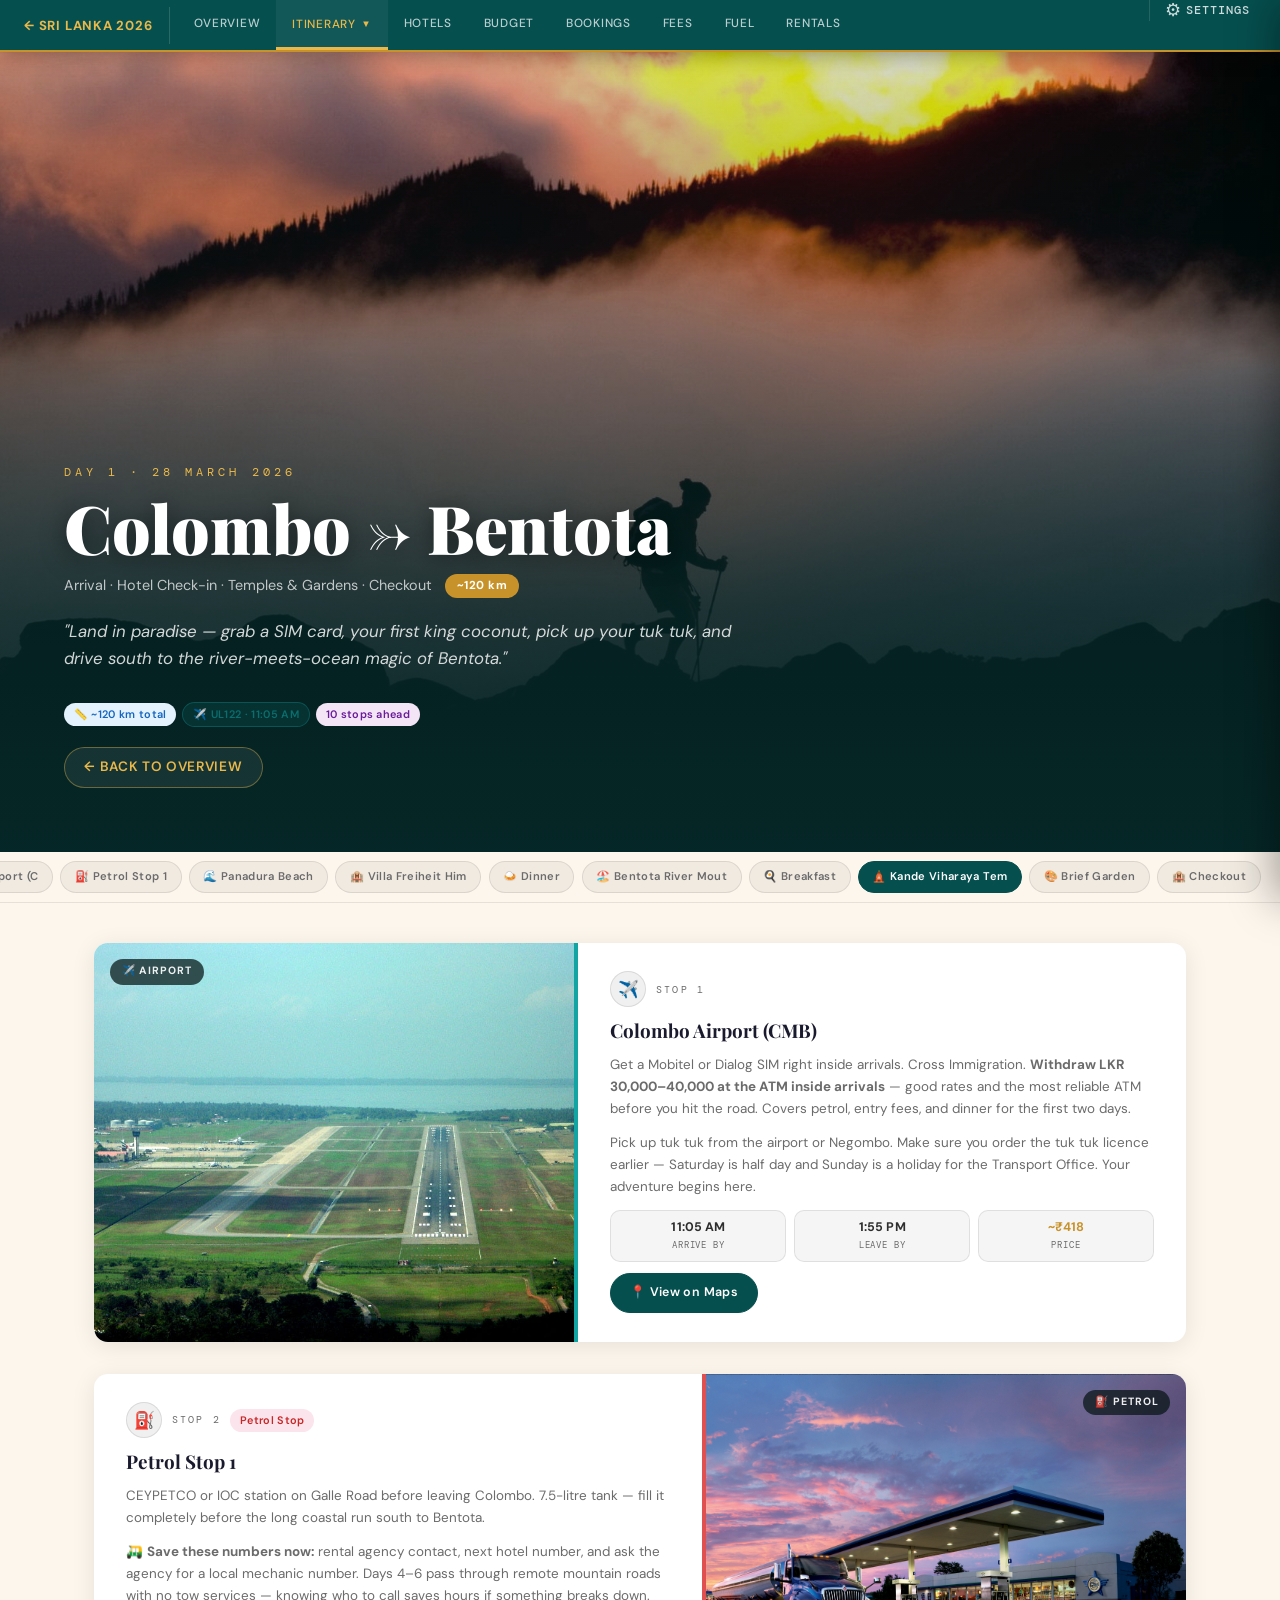
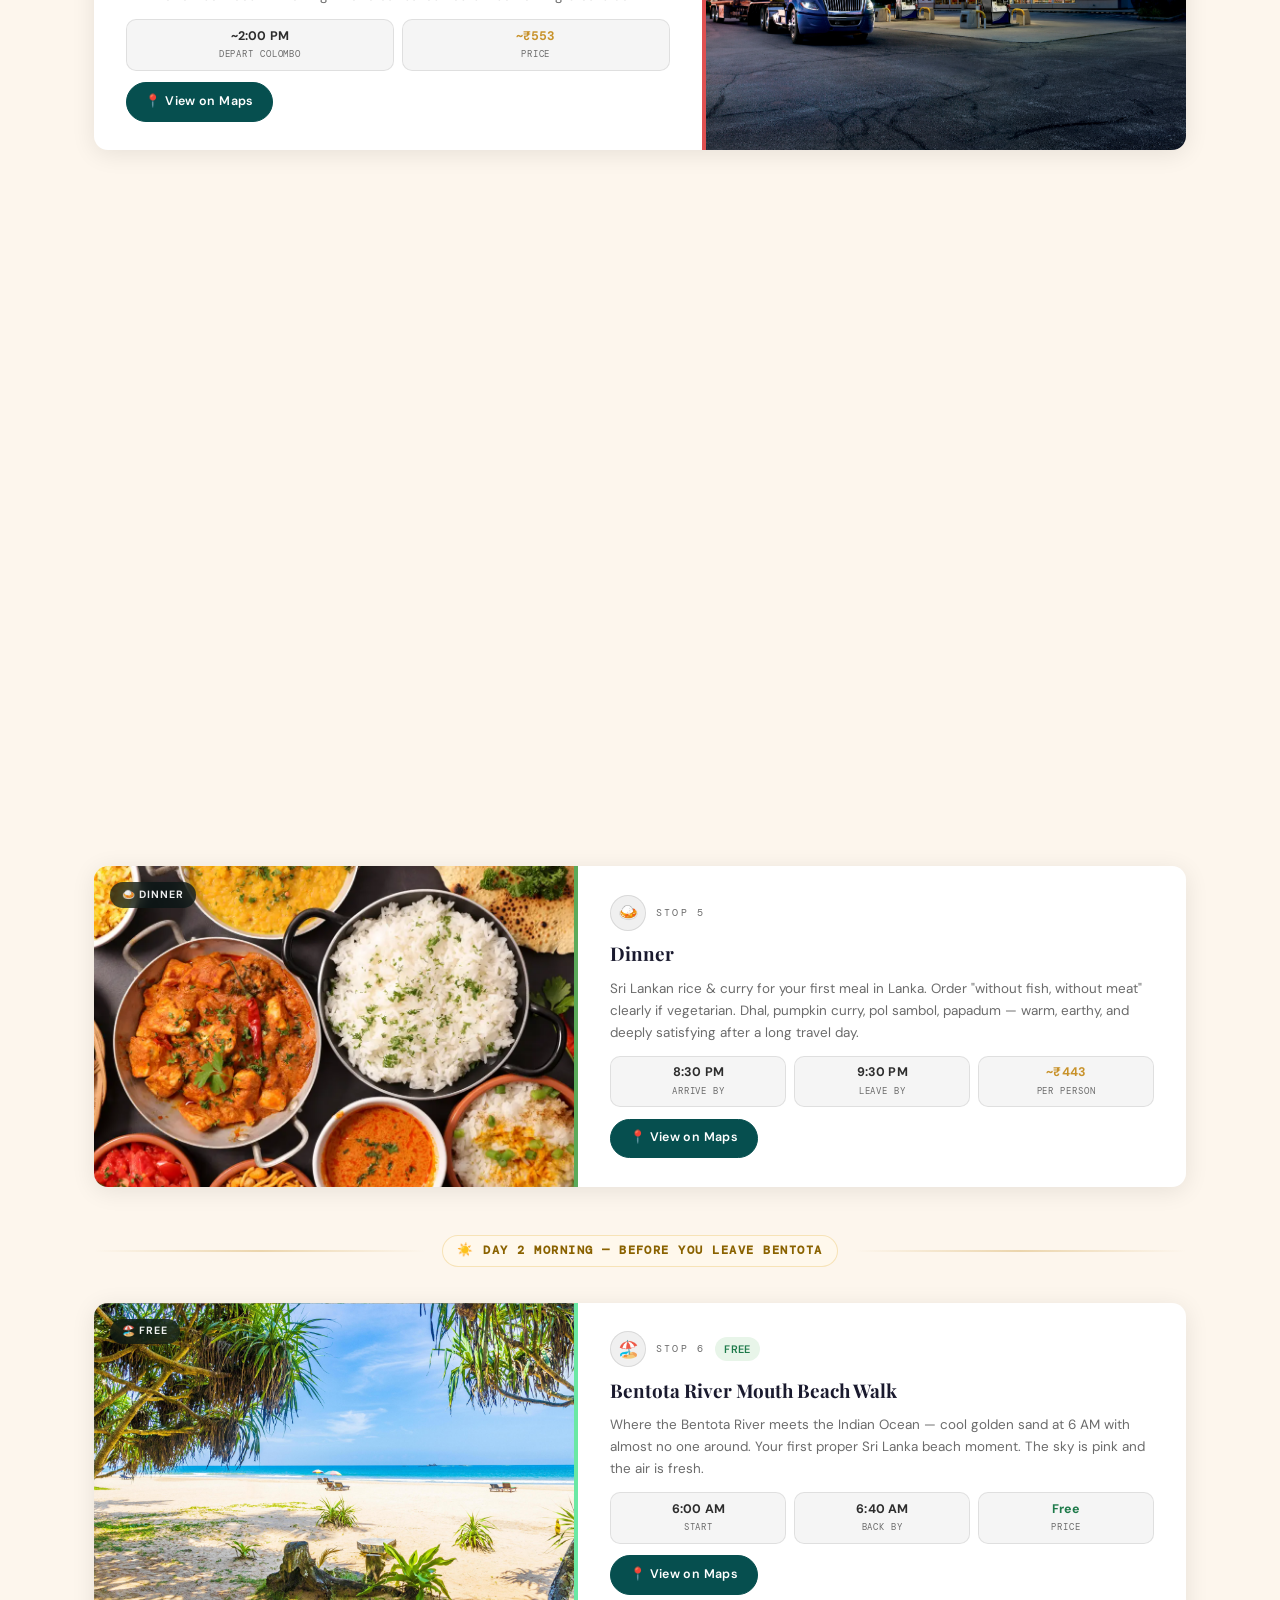
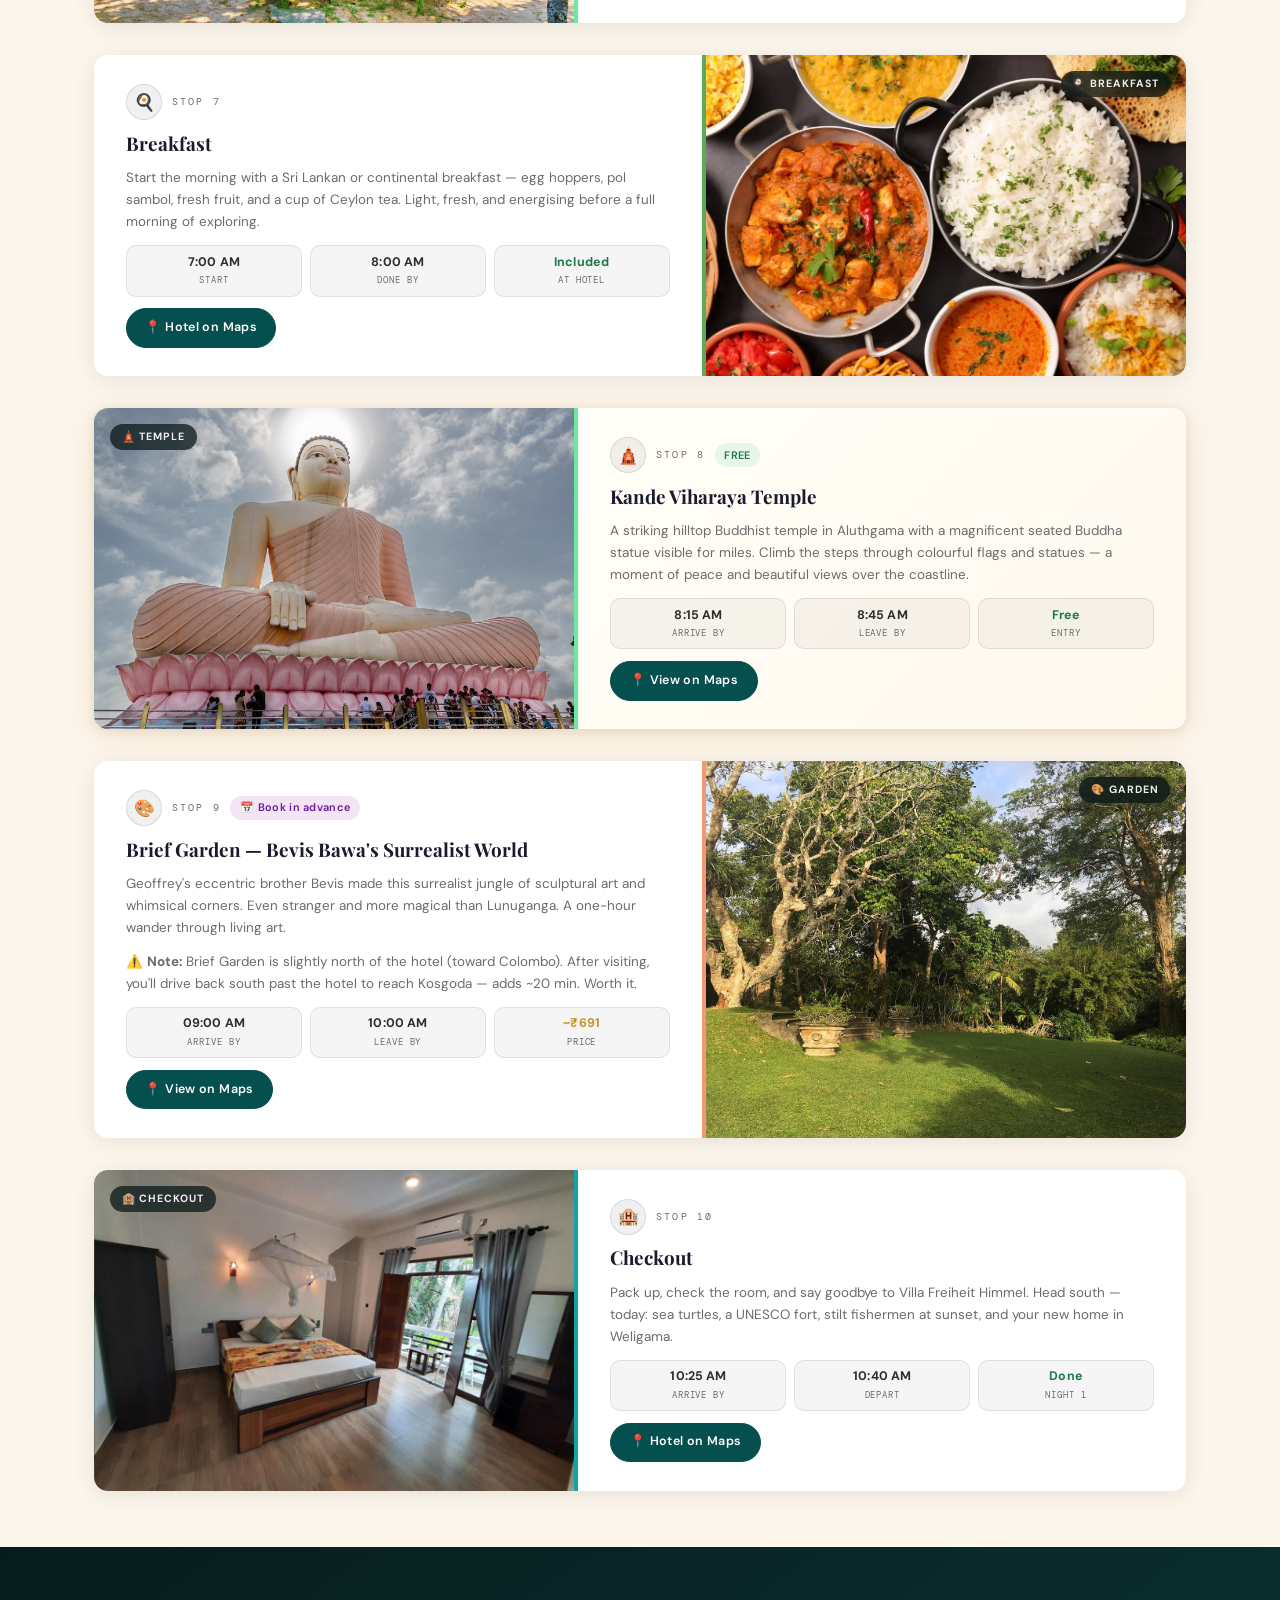
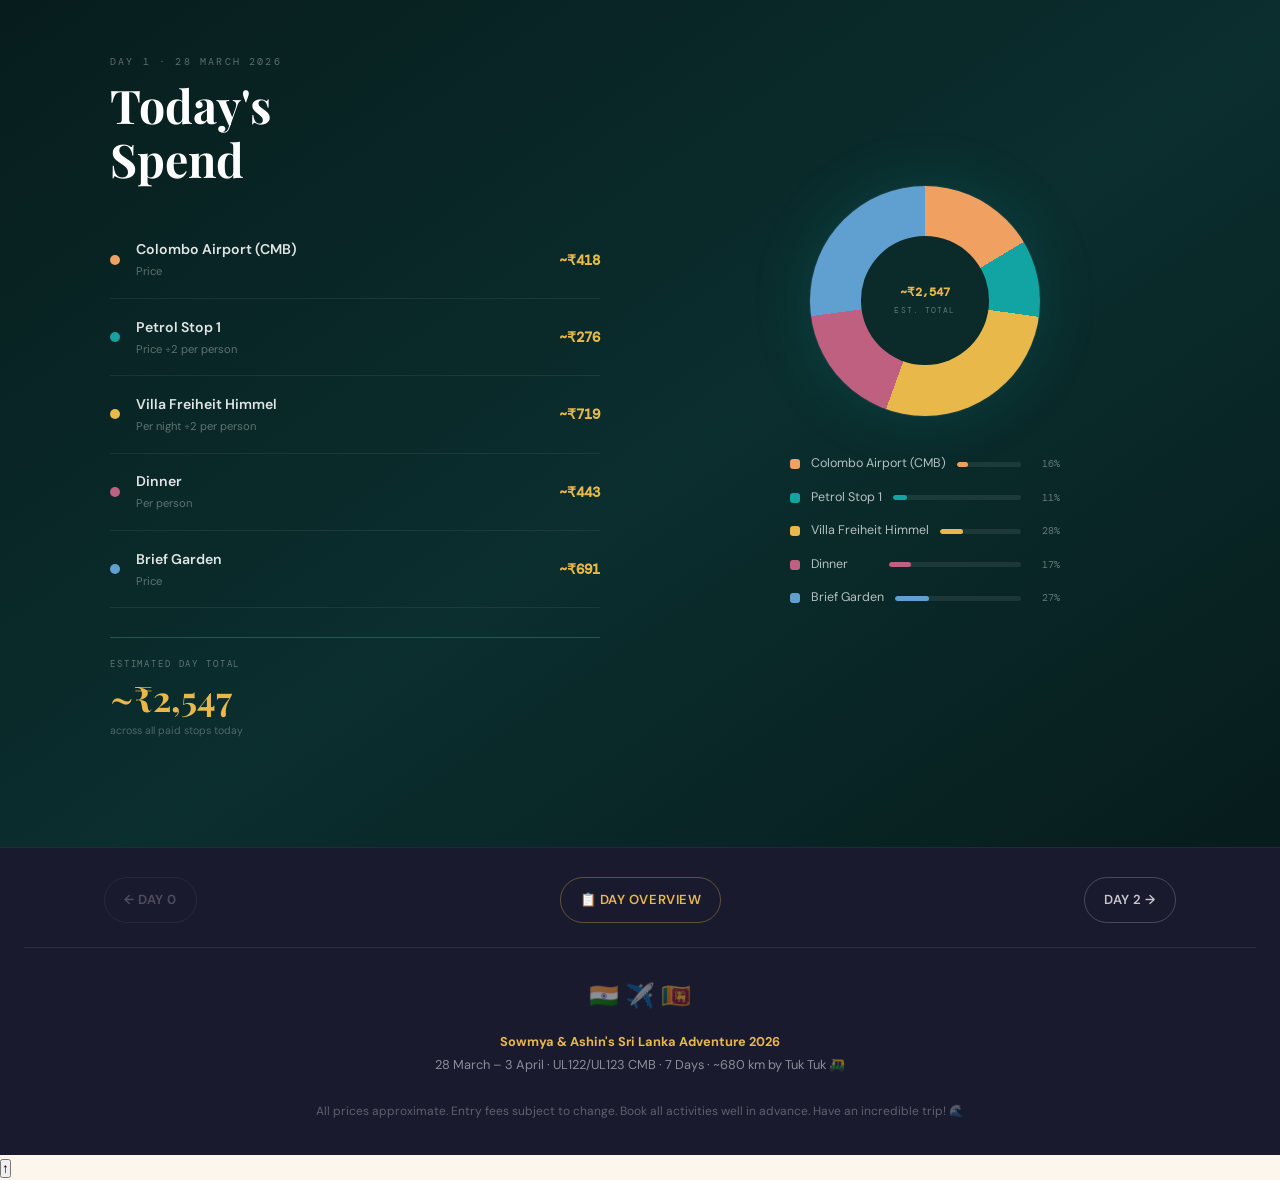
<file: day1.html>
<!DOCTYPE html>
<html lang="en">
<head>
<meta charset="UTF-8">
<meta name="viewport" content="width=device-width, initial-scale=1.0">
<title>Day 1 — Colombo → Bentota | Sri Lanka 2026</title>
<link rel="preconnect" href="https://fonts.googleapis.com">
<link href="https://fonts.googleapis.com/css2?family=Playfair+Display:ital,wght@0,400;0,700;0,900;1,400;1,700&family=DM+Sans:wght@300;400;500;600&family=DM+Mono:wght@400;500&display=swap" rel="stylesheet">
<link rel="stylesheet" href="day-template.css">
</head>
<body>

<!-- NAV -->
<nav class="site-nav" id="siteNav">
  <div class="nav-brand"><a href="index.html">&#8592; Sri Lanka 2026</a></div>
  <button class="nav-hamburger" id="navToggle" aria-label="Toggle menu">
    <span></span><span></span><span></span>
  </button>
  <div class="nav-links" id="navLinks">
    <a href="index.html#overview">Overview</a>
    <div class="nav-dropdown" id="itinDropdown">
      <button class="nav-dropdown-btn active" id="itinBtn">Itinerary <span class="nav-caret">&#9660;</span></button>
      <div class="nav-dropdown-menu">
        <a href="day1.html" class="active">Day 1 &middot; Colombo &rarr; Bentota</a>
        <a href="day2.html">Day 2 &middot; Bentota &rarr; Weligama</a>
        <a href="day3.html">Day 3 &middot; Weligama · Whales &amp; Sunrise</a>
        <a href="day4.html">Day 4 &middot; Into the Mountains</a>
        <a href="day5.html">Day 5 &middot; Highland Wonders</a>
        <a href="day6.html">Day 6 &middot; The Big Abseil Day</a>
        <a href="day7.html">Day 7 &middot; Rafting &amp; Goodbye</a>
      </div>
    </div>
    <a href="hotels.html">Hotels</a>
    <a href="budget.html">Budget</a>
    <a href="index.html#bookings">Bookings</a>
    <a href="index.html#fees">Fees</a>
    <a href="index.html#fuel">Fuel</a>
    <a href="index.html#tuktuk">Rentals</a>
  </div>
</nav>

<!-- MAIN CONTENT -->
<main>

  <!-- ═══════════════════════════════════════════════
       DAY HERO BANNER
  ════════════════════════════════════════════════ -->
  <section class="day-hero" aria-label="Day 1 Overview">
    <div class="day-hero-bg" style="background-image: url('images/common/header.jpg');"></div>
    <div class="day-hero-overlay"></div>
    <div class="day-hero-content">
      <span class="hero-day-label">Day 1 · 28 March 2026</span>
      <h1 class="hero-day-title">Colombo → Bentota</h1>
      <div class="hero-route-line">
        Arrival · Hotel Check-in · Temples &amp; Gardens · Checkout
        <span class="hero-km-badge">~120 km</span>
      </div>
      <p class="hero-summary">"Land in paradise — grab a SIM card, your first king coconut, pick up your tuk tuk, and drive south to the river-meets-ocean magic of Bentota."</p>
      <div class="stop-tags" style="margin-bottom:1.2rem">
        <span class="tag tag-km">📏 ~120 km total</span>
        <span class="tag tag-arrive">✈️ UL122 · 11:05 AM</span>
        <span class="tag tag-book">10 stops ahead</span>
      </div>
      <a href="index.html#day1" class="hero-back-link">← Back to Overview</a>
    </div>
  </section>

  <!-- ═══════════════════════════════════════════════
       STICKY STOP NAVIGATION STRIP
  ════════════════════════════════════════════════ -->
  <nav class="stop-strip" id="stopStrip" aria-label="Jump to stop"></nav>

  <!-- ═══════════════════════════════════════════════
       STOP CARDS
  ════════════════════════════════════════════════ -->
  <div class="stop-cards" id="stopCards">

    <!-- ─── Stop 0 · Colombo Airport ─── -->
    <div class="stop-card" id="stop-0" data-stop-type="normal" data-lat="7.1803" data-lng="79.8838" data-name="Colombo Airport (CMB)" data-type="stop">
      <div class="stop-card-img-wrap">
        <div class="stop-card-img" style="background-image: url('images/day1/photo1.jpg');"></div>
        <div class="stop-card-type-badge">✈️ Airport</div>
      </div>
      <div class="stop-card-content">
        <div class="stop-card-header">
          <span class="stop-icon-pill">✈️</span>
          <span class="stop-card-num">Stop 1</span>
        </div>
        <h3 class="stop-title">Colombo Airport (CMB)</h3>
        <p class="stop-desc">Get a Mobitel or Dialog SIM right inside arrivals. Cross Immigration. <strong>Withdraw LKR 30,000–40,000 at the ATM inside arrivals</strong> — good rates and the most reliable ATM before you hit the road. Covers petrol, entry fees, and dinner for the first two days.</p>
        <p class="stop-desc">Pick up tuk tuk from the airport or Negombo. Make sure you order the tuk tuk licence earlier — Saturday is half day and Sunday is a holiday for the Transport Office. Your adventure begins here.</p>
        <div class="stop-stats-row">
          <div class="stop-stat">
            <div class="stop-stat-value">11:05 AM</div>
            <div class="stop-stat-label">Arrive by</div>
          </div>
          <div class="stop-stat">
            <div class="stop-stat-value">1:55 PM</div>
            <div class="stop-stat-label">Leave by</div>
          </div>
          <div class="stop-stat stat-paid">
            <div class="stop-stat-value" data-price-usd="5.00">~₹645</div>
            <div class="stop-stat-label">Price</div>
          </div>
        </div>
        <a href="https://maps.google.com/?q=Bandaranaike+International+Airport+Sri+Lanka" target="_blank" class="stop-maps-btn-hero">📍 View on Maps</a>
      </div>
    </div>

    <!-- ─── Stop 1 · Petrol Stop ─── -->
    <div class="stop-card" id="stop-1" data-stop-type="petrol" data-lat="6.8543" data-lng="79.8638" data-name="Petrol Stop 1" data-type="stop">
      <div class="stop-card-img-wrap">
        <div class="stop-card-img" style="background-image: url('images/common/petrol-pump.jpg');"></div>
        <div class="stop-card-type-badge">⛽ Petrol</div>
      </div>
      <div class="stop-card-content">
        <div class="stop-card-header">
          <span class="stop-icon-pill">⛽</span>
          <span class="stop-card-num">Stop 2</span>
          <span class="tag tag-petrol">Petrol Stop</span>
        </div>
        <h3 class="stop-title">Petrol Stop 1</h3>
        <p class="stop-desc">CEYPETCO or IOC station on Galle Road before leaving Colombo. 7.5-litre tank — fill it completely before the long coastal run south to Bentota.</p>
        <p class="stop-desc">🛺 <strong>Save these numbers now:</strong> rental agency contact, next hotel number, and ask the agency for a local mechanic number. Days 4–6 pass through remote mountain roads with no tow services — knowing who to call saves hours if something breaks down.</p>
        <div class="stop-stats-row">
          <div class="stop-stat">
            <div class="stop-stat-value">~2:00 PM</div>
            <div class="stop-stat-label">Depart Colombo</div>
          </div>
          <div class="stop-stat stat-paid">
            <div class="stop-stat-value" data-price-usd="6.62">~₹553</div>
            <div class="stop-stat-label">Price</div>
          </div>
        </div>
        <a href="https://maps.google.com/?q=CEYPETCO+Fuel+Station+Colombo" target="_blank" class="stop-maps-btn-hero">📍 View on Maps</a>
      </div>
    </div>

    <!-- ─── Stop 2 · Panadura Beach ─── -->
    <div class="stop-card" id="stop-2" data-stop-type="rest-stop" data-lat="6.7133" data-lng="79.9037" data-name="Panadura Beach" data-type="stop">
      <div class="stop-card-img-wrap">
        <div class="stop-card-img" style="background-image: url('images/day1/photo2.jpg');"></div>
        <div class="stop-card-type-badge">🌊 Rest Stop</div>
      </div>
      <div class="stop-card-content">
        <div class="stop-card-header">
          <span class="stop-icon-pill">🌊</span>
          <span class="stop-card-num">Stop 3</span>
        </div>
        <h3 class="stop-title">Panadura Beach</h3>
        <p class="stop-desc">A proper 30-minute break midway down the coast. Kick off your shoes, feel Sri Lanka sand for the first time, and let the sea breeze reset you. Bentota is still an hour south — you've earned the pause.</p>
        <div class="stop-stats-row">
          <div class="stop-stat">
            <div class="stop-stat-value">5:30 PM</div>
            <div class="stop-stat-label">Arrive by</div>
          </div>
          <div class="stop-stat">
            <div class="stop-stat-value">6:00 PM</div>
            <div class="stop-stat-label">Depart</div>
          </div>
          <div class="stop-stat stat-free">
            <div class="stop-stat-value">Free</div>
            <div class="stop-stat-label">Price</div>
          </div>
        </div>
        <a href="https://maps.google.com/?q=Galle+Road+Colombo+to+Bentota+Sri+Lanka" target="_blank" class="stop-maps-btn-hero">📍 View on Maps</a>
      </div>
    </div>

    <!-- ─── Stop 3 · Hotel Check-in ─── -->
    <div class="stop-card highlight" id="stop-3" data-stop-type="hotel" data-lat="6.4219" data-lng="79.9981" data-name="Villa Freiheit Himmel" data-type="hotel">
      <div class="stop-card-img-wrap">
        <div class="stop-card-img" style="background-image: url('images/day1/hotel.jpg');"></div>
        <div class="stop-card-type-badge">🏨 Hotel</div>
      </div>
      <div class="stop-card-content">
        <div class="stop-card-header">
          <span class="stop-icon-pill">🏨</span>
          <span class="stop-card-num">Stop 4</span>
          <span class="tag tag-book">✓ Booked · Night 1</span>
        </div>
        <h3 class="stop-title n1-hotel-name">Villa Freiheit Himmel</h3>
        <p class="stop-desc">Check in, freshen up, unpack the bags, and step onto the balcony. Treetops, warm air, the sound of jungle. You've landed. First night of the adventure has begun.</p>
        <div class="stop-stats-row">
          <div class="stop-stat">
            <div class="stop-stat-value">7:35 PM</div>
            <div class="stop-stat-label">Arrive</div>
          </div>
          <div class="stop-stat">
            <div class="stop-stat-value">8:15 PM</div>
            <div class="stop-stat-label">Freshened up</div>
          </div>
          <div class="stop-stat stat-paid">
            <div class="stop-stat-value n1-hotel-price" data-price-usd="20.66">~₹1,777</div>
            <div class="stop-stat-label">Per night</div>
          </div>
        </div>
        <a href="https://maps.google.com/?q=Villa+Freiheit+Himmel+Bentota+Sri+Lanka" target="_blank" class="stop-maps-btn-hero n1-hotel-link">📍 View on Maps</a>
      </div>
    </div>

    <!-- ─── Stop 4 · Dinner ─── -->
    <div class="stop-card" id="stop-4" data-stop-type="food" data-lat="6.4270" data-lng="80.0039" data-name="Dinner — Bentota" data-type="stop">
      <div class="stop-card-img-wrap">
        <div class="stop-card-img" style="background-image: url('images/common/food.webp');"></div>
        <div class="stop-card-type-badge">🍛 Dinner</div>
      </div>
      <div class="stop-card-content">
        <div class="stop-card-header">
          <span class="stop-icon-pill">🍛</span>
          <span class="stop-card-num">Stop 5</span>
        </div>
        <h3 class="stop-title">Dinner</h3>
        <p class="stop-desc">Sri Lankan rice &amp; curry for your first meal in Lanka. Order "without fish, without meat" clearly if vegetarian. Dhal, pumpkin curry, pol sambol, papadum — warm, earthy, and deeply satisfying after a long travel day.</p>
        <div class="stop-stats-row">
          <div class="stop-stat">
            <div class="stop-stat-value">8:30 PM</div>
            <div class="stop-stat-label">Arrive by</div>
          </div>
          <div class="stop-stat">
            <div class="stop-stat-value">9:30 PM</div>
            <div class="stop-stat-label">Leave by</div>
          </div>
          <div class="stop-stat stat-paid">
            <div class="stop-stat-value" data-price-usd="5.30">₹350–750</div>
            <div class="stop-stat-label">Per person</div>
          </div>
        </div>
        <a href="https://maps.google.com/?q=Susantha+Garden+Hotel+Bentota" target="_blank" class="stop-maps-btn-hero">📍 View on Maps</a>
      </div>
    </div>

    <!-- ─── Day 2 Morning Divider ─── -->
    <div class="next-morning-divider">
      <span class="next-morning-label">☀️ Day 2 Morning — Before You Leave Bentota</span>
    </div>

    <!-- ─── Stop 5 · Morning Beach Walk ─── -->
    <div class="stop-card" id="stop-5" data-stop-type="free" data-lat="6.4145" data-lng="80.0038" data-name="Bentota River Mouth Beach Walk" data-type="stop">
      <div class="stop-card-img-wrap">
        <div class="stop-card-img" style="background-image: url('images/day1/photo3.jpg');"></div>
        <div class="stop-card-type-badge">🏖️ Free</div>
      </div>
      <div class="stop-card-content">
        <div class="stop-card-header">
          <span class="stop-icon-pill">🏖️</span>
          <span class="stop-card-num">Stop 6</span>
          <span class="tag tag-free">FREE</span>
        </div>
        <h3 class="stop-title">Bentota River Mouth Beach Walk</h3>
        <p class="stop-desc">Where the Bentota River meets the Indian Ocean — cool golden sand at 6 AM with almost no one around. Your first proper Sri Lanka beach moment. The sky is pink and the air is fresh.</p>
        <div class="stop-stats-row">
          <div class="stop-stat">
            <div class="stop-stat-value">6:00 AM</div>
            <div class="stop-stat-label">Start</div>
          </div>
          <div class="stop-stat">
            <div class="stop-stat-value">6:40 AM</div>
            <div class="stop-stat-label">Back by</div>
          </div>
          <div class="stop-stat stat-free">
            <div class="stop-stat-value">Free</div>
            <div class="stop-stat-label">Price</div>
          </div>
        </div>
        <a href="https://maps.google.com/?q=Bentota+Beach+Sri+Lanka" target="_blank" class="stop-maps-btn-hero">📍 View on Maps</a>
      </div>
    </div>

    <!-- ─── Stop 6 · Breakfast ─── -->
    <div class="stop-card" id="stop-6" data-stop-type="food" data-lat="6.4219" data-lng="79.9981" data-name="Breakfast" data-type="stop">
      <div class="stop-card-img-wrap">
        <div class="stop-card-img" style="background-image: url('images/common/food.webp');"></div>
        <div class="stop-card-type-badge">🍳 Breakfast</div>
      </div>
      <div class="stop-card-content">
        <div class="stop-card-header">
          <span class="stop-icon-pill">🍳</span>
          <span class="stop-card-num">Stop 7</span>
        </div>
        <h3 class="stop-title">Breakfast</h3>
        <p class="stop-desc">Start the morning with a Sri Lankan or continental breakfast — egg hoppers, pol sambol, fresh fruit, and a cup of Ceylon tea. Light, fresh, and energising before a full morning of exploring.</p>
        <div class="stop-stats-row">
          <div class="stop-stat">
            <div class="stop-stat-value">7:00 AM</div>
            <div class="stop-stat-label">Start</div>
          </div>
          <div class="stop-stat">
            <div class="stop-stat-value">8:00 AM</div>
            <div class="stop-stat-label">Done by</div>
          </div>
          <div class="stop-stat stat-free">
            <div class="stop-stat-value">Included</div>
            <div class="stop-stat-label">At hotel</div>
          </div>
        </div>
        <a href="https://maps.google.com/?q=Villa+Freiheit+Himmel+Bentota+Sri+Lanka" target="_blank" class="stop-maps-btn-hero n1-hotel-link">📍 Hotel on Maps</a>
      </div>
    </div>

    <!-- ─── Stop 7 · Kande Viharaya Temple ─── -->
    <div class="stop-card highlight" id="stop-7" data-stop-type="free" data-lat="6.4367" data-lng="80.0042" data-name="Kande Viharaya Temple" data-type="stop">
      <div class="stop-card-img-wrap">
        <div class="stop-card-img" style="background-image: url('images/day1/photo4.jpg');"></div>
        <div class="stop-card-type-badge">🛕 Temple</div>
      </div>
      <div class="stop-card-content">
        <div class="stop-card-header">
          <span class="stop-icon-pill">🛕</span>
          <span class="stop-card-num">Stop 8</span>
          <span class="tag tag-free">FREE</span>
        </div>
        <h3 class="stop-title">Kande Viharaya Temple</h3>
        <p class="stop-desc">A striking hilltop Buddhist temple in Aluthgama with a magnificent seated Buddha statue visible for miles. Climb the steps through colourful flags and statues — a moment of peace and beautiful views over the coastline.</p>
        <div class="stop-stats-row">
          <div class="stop-stat">
            <div class="stop-stat-value">8:15 AM</div>
            <div class="stop-stat-label">Arrive by</div>
          </div>
          <div class="stop-stat">
            <div class="stop-stat-value">8:45 AM</div>
            <div class="stop-stat-label">Leave by</div>
          </div>
          <div class="stop-stat stat-free">
            <div class="stop-stat-value">Free</div>
            <div class="stop-stat-label">Entry</div>
          </div>
        </div>
        <a href="https://maps.google.com/?q=Kande+Viharaya+Temple+Aluthgama+Sri+Lanka" target="_blank" class="stop-maps-btn-hero">📍 View on Maps</a>
      </div>
    </div>

    <!-- ─── Stop 8 · Brief Garden ─── -->
    <div class="stop-card" id="stop-8" data-stop-type="paid" data-lat="6.3756" data-lng="80.0467" data-name="Brief Garden" data-type="stop">
      <div class="stop-card-img-wrap">
        <div class="stop-card-img" style="background-image: url('images/day1/photo5.jpg');"></div>
        <div class="stop-card-type-badge">🎨 Garden</div>
      </div>
      <div class="stop-card-content">
        <div class="stop-card-header">
          <span class="stop-icon-pill">🎨</span>
          <span class="stop-card-num">Stop 9</span>
          <span class="tag tag-book">📅 Book in advance</span>
        </div>
        <h3 class="stop-title">Brief Garden — Bevis Bawa's Surrealist World</h3>
        <p class="stop-desc">Geoffrey's eccentric brother Bevis made this surrealist jungle of sculptural art and whimsical corners. Even stranger and more magical than Lunuganga. A one-hour wander through living art.</p>
        <p class="stop-desc">⚠️ <strong>Note:</strong> Brief Garden is slightly north of the hotel (toward Colombo). After visiting, you'll drive back south past the hotel to reach Kosgoda — adds ~20 min. Worth it.</p>
        <div class="stop-stats-row">
          <div class="stop-stat">
            <div class="stop-stat-value">09:00 AM</div>
            <div class="stop-stat-label">Arrive by</div>
          </div>
          <div class="stop-stat">
            <div class="stop-stat-value">10:00 AM</div>
            <div class="stop-stat-label">Leave by</div>
          </div>
          <div class="stop-stat stat-paid">
            <div class="stop-stat-value" data-price-usd="8.28">~₹691</div>
            <div class="stop-stat-label">Price</div>
          </div>
        </div>
        <a href="https://maps.google.com/?q=Brief+Garden+Henarathgoda+Sri+Lanka" target="_blank" class="stop-maps-btn-hero">📍 View on Maps</a>
      </div>
    </div>

    <!-- ─── Stop 9 · Checkout ─── -->
    <div class="stop-card" id="stop-9" data-stop-type="normal" data-lat="6.4219" data-lng="79.9981" data-name="Checkout" data-type="stop">
      <div class="stop-card-img-wrap">
        <div class="stop-card-img" style="background-image: url('images/day1/hotel.jpg');"></div>
        <div class="stop-card-type-badge">🏨 Checkout</div>
      </div>
      <div class="stop-card-content">
        <div class="stop-card-header">
          <span class="stop-icon-pill">🏨</span>
          <span class="stop-card-num">Stop 10</span>
        </div>
        <h3 class="stop-title">Checkout</h3>
        <p class="stop-desc">Pack up, check the room, and say goodbye to Villa Freiheit Himmel. Head south — today: sea turtles, a UNESCO fort, stilt fishermen at sunset, and your new home in Weligama.</p>
        <div class="stop-stats-row">
          <div class="stop-stat">
            <div class="stop-stat-value">10:25 AM</div>
            <div class="stop-stat-label">Arrive by</div>
          </div>
          <div class="stop-stat">
            <div class="stop-stat-value">10:40 AM</div>
            <div class="stop-stat-label">Depart</div>
          </div>
          <div class="stop-stat stat-free">
            <div class="stop-stat-value">Done</div>
            <div class="stop-stat-label">Night 1</div>
          </div>
        </div>
        <a href="https://maps.google.com/?q=Villa+Freiheit+Himmel+Bentota+Sri+Lanka" target="_blank" class="stop-maps-btn-hero n1-hotel-link">📍 Hotel on Maps</a>
      </div>
    </div>

  </div><!-- /stop-cards -->

  <!-- ═══════════════════════════════════════════════
       DAY SPEND — full-screen budget breakdown
  ════════════════════════════════════════════════ -->
  <section class="day-spend-section" id="daySpend">
    <div class="day-spend-inner">

      <!-- ── Left: itemised expenses ── -->
      <div class="spend-left">
        <div class="spend-eyebrow">Day 1 · 28 March 2026</div>
        <h2 class="spend-heading">Today's<br>Spend</h2>

        <!-- auto-populated by initDaySpend() from carousel paid stops -->
        <div class="spend-items"></div>

        <div class="spend-total-row">
          <div class="spend-total-label">Estimated Day Total</div>
          <div class="spend-total-amount"></div>
          <div class="spend-total-note">across all paid stops today</div>
        </div>
      </div>

      <!-- ── Right: donut chart ── -->
      <div class="spend-right">
        <div class="spend-donut-wrap">
          <div class="spend-donut"></div>
          <div class="spend-donut-hole">
            <div class="donut-center-val"></div>
            <div class="donut-center-lbl">est. total</div>
          </div>
        </div>

        <!-- auto-populated legend -->
        <div class="spend-legend"></div>
      </div>

    </div>
  </section><!-- /day-spend -->


</main>

<!-- FOOTER -->
<footer class="site-footer">
  <div class="day-nav-footer">
  <div class="day-nav-footer-inner">
    <span class="nav-btn disabled">← Day 0</span>
    <a href="index.html#day1" class="nav-btn overview-btn">📋 Day Overview</a>
    <a href="day2.html" class="nav-btn">Day 2 →</a>
  </div>
  </div>
  <div style="font-size:1.5rem;margin-bottom:0.8rem;">🇮🇳 ✈️ 🇱🇰</div>
  <strong>Sowmya &amp; Ashin's Sri Lanka Adventure 2026</strong><br>
  28 March – 3 April · UL122/UL123 CMB · 7 Days · ~680 km by Tuk Tuk 🛺<br><br>
  <span style="font-size:0.75rem;opacity:0.6;">All prices approximate. Entry fees subject to change. Book all activities well in advance. Have an incredible trip! 🌊</span>
</footer>


<script>
(function () {
  var toggle   = document.getElementById('navToggle');
  var navLinks = document.getElementById('navLinks');
  var dropdown = document.getElementById('itinDropdown');
  var dropBtn  = document.getElementById('itinBtn');

  function closeAll() {
    if (navLinks) navLinks.classList.remove('open');
    if (toggle)   toggle.classList.remove('open');
    if (dropdown) dropdown.classList.remove('open');
  }

  if (toggle) {
    toggle.addEventListener('click', function (e) {
      e.stopPropagation();
      var isOpen = navLinks.classList.toggle('open');
      toggle.classList.toggle('open', isOpen);
      if (!isOpen && dropdown) dropdown.classList.remove('open');
    });
  }

  if (dropBtn) {
    dropBtn.addEventListener('click', function (e) {
      e.stopPropagation();
      dropdown.classList.toggle('open');
    });
  }

  if (navLinks) {
    navLinks.querySelectorAll('a').forEach(function (a) {
      a.addEventListener('click', function () { closeAll(); });
    });
  }

  document.addEventListener('click', function (e) {
    var nav = document.getElementById('siteNav');
    if (nav && !nav.contains(e.target)) closeAll();
  });
})();
</script>
<script src="hotel-data.js"></script>
<script src="currency.js"></script>
<script src="interactions.js"></script>
</body>
</html>
</file>
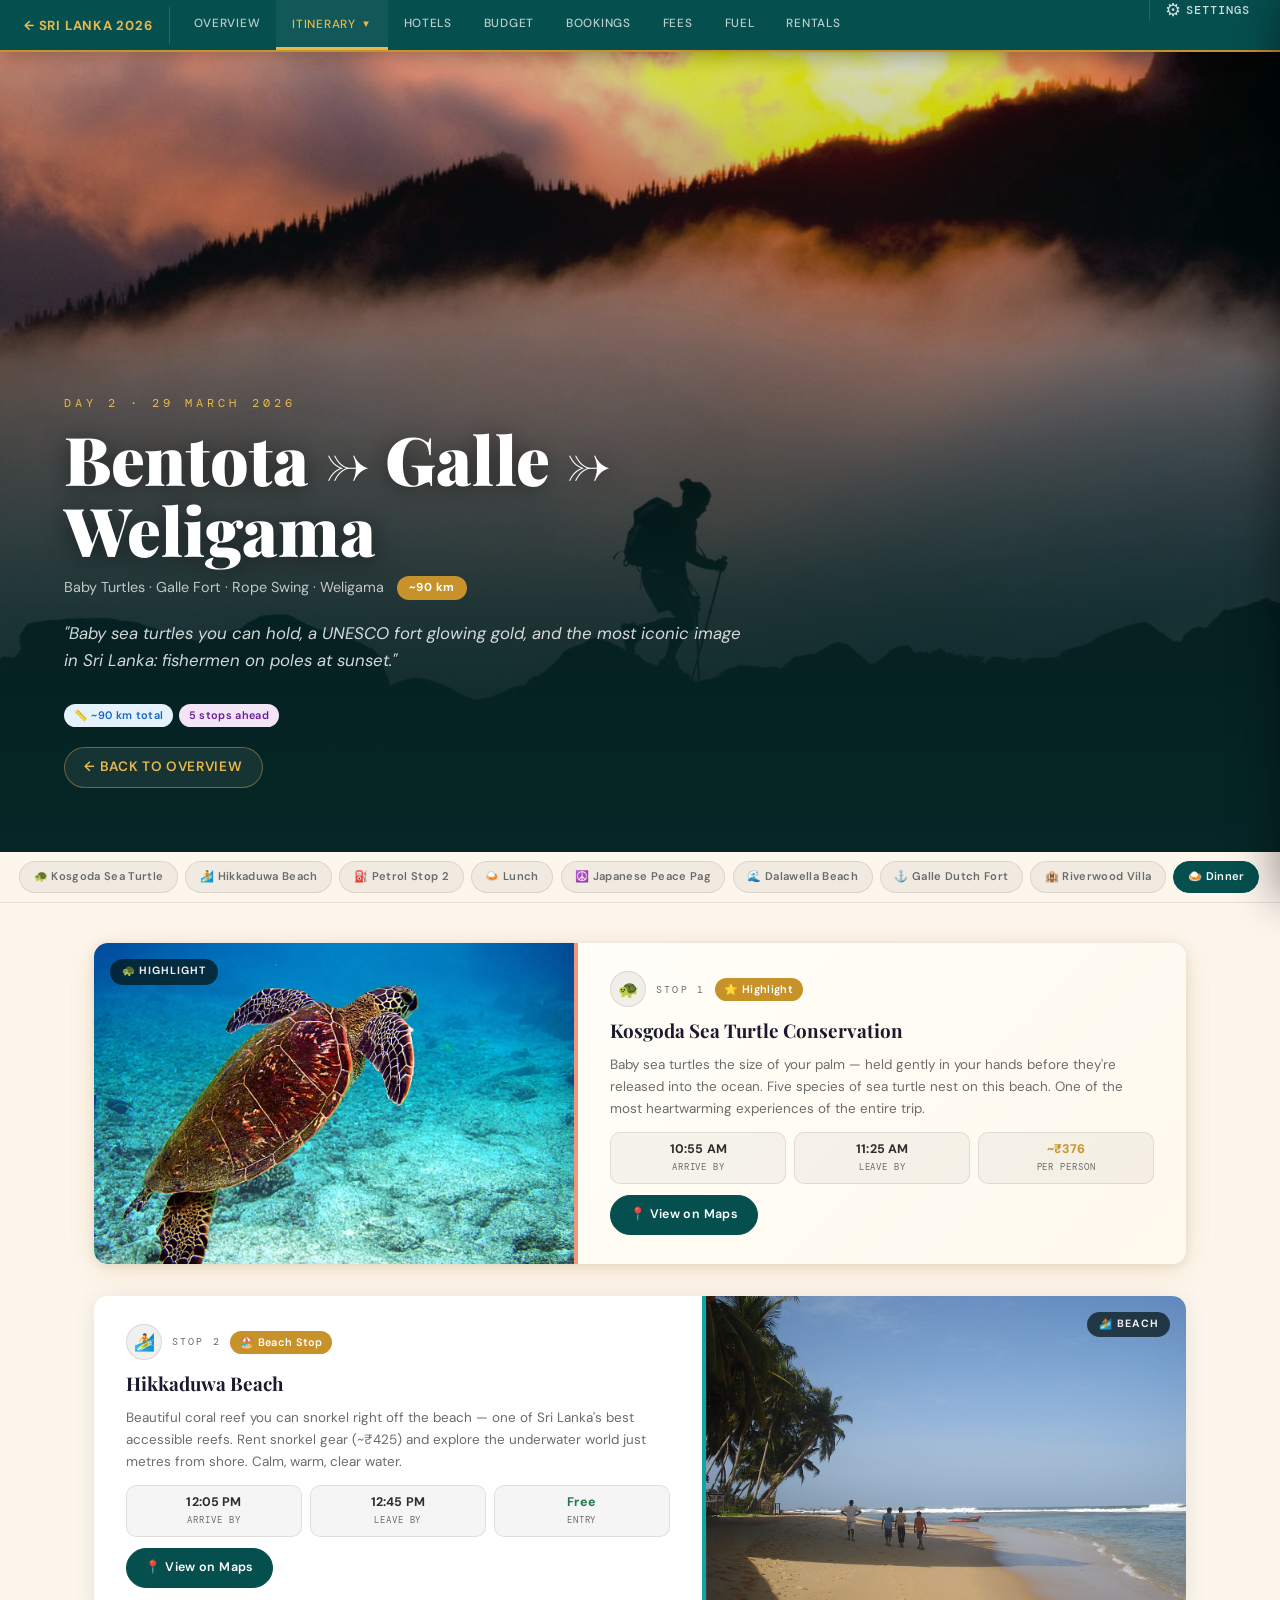
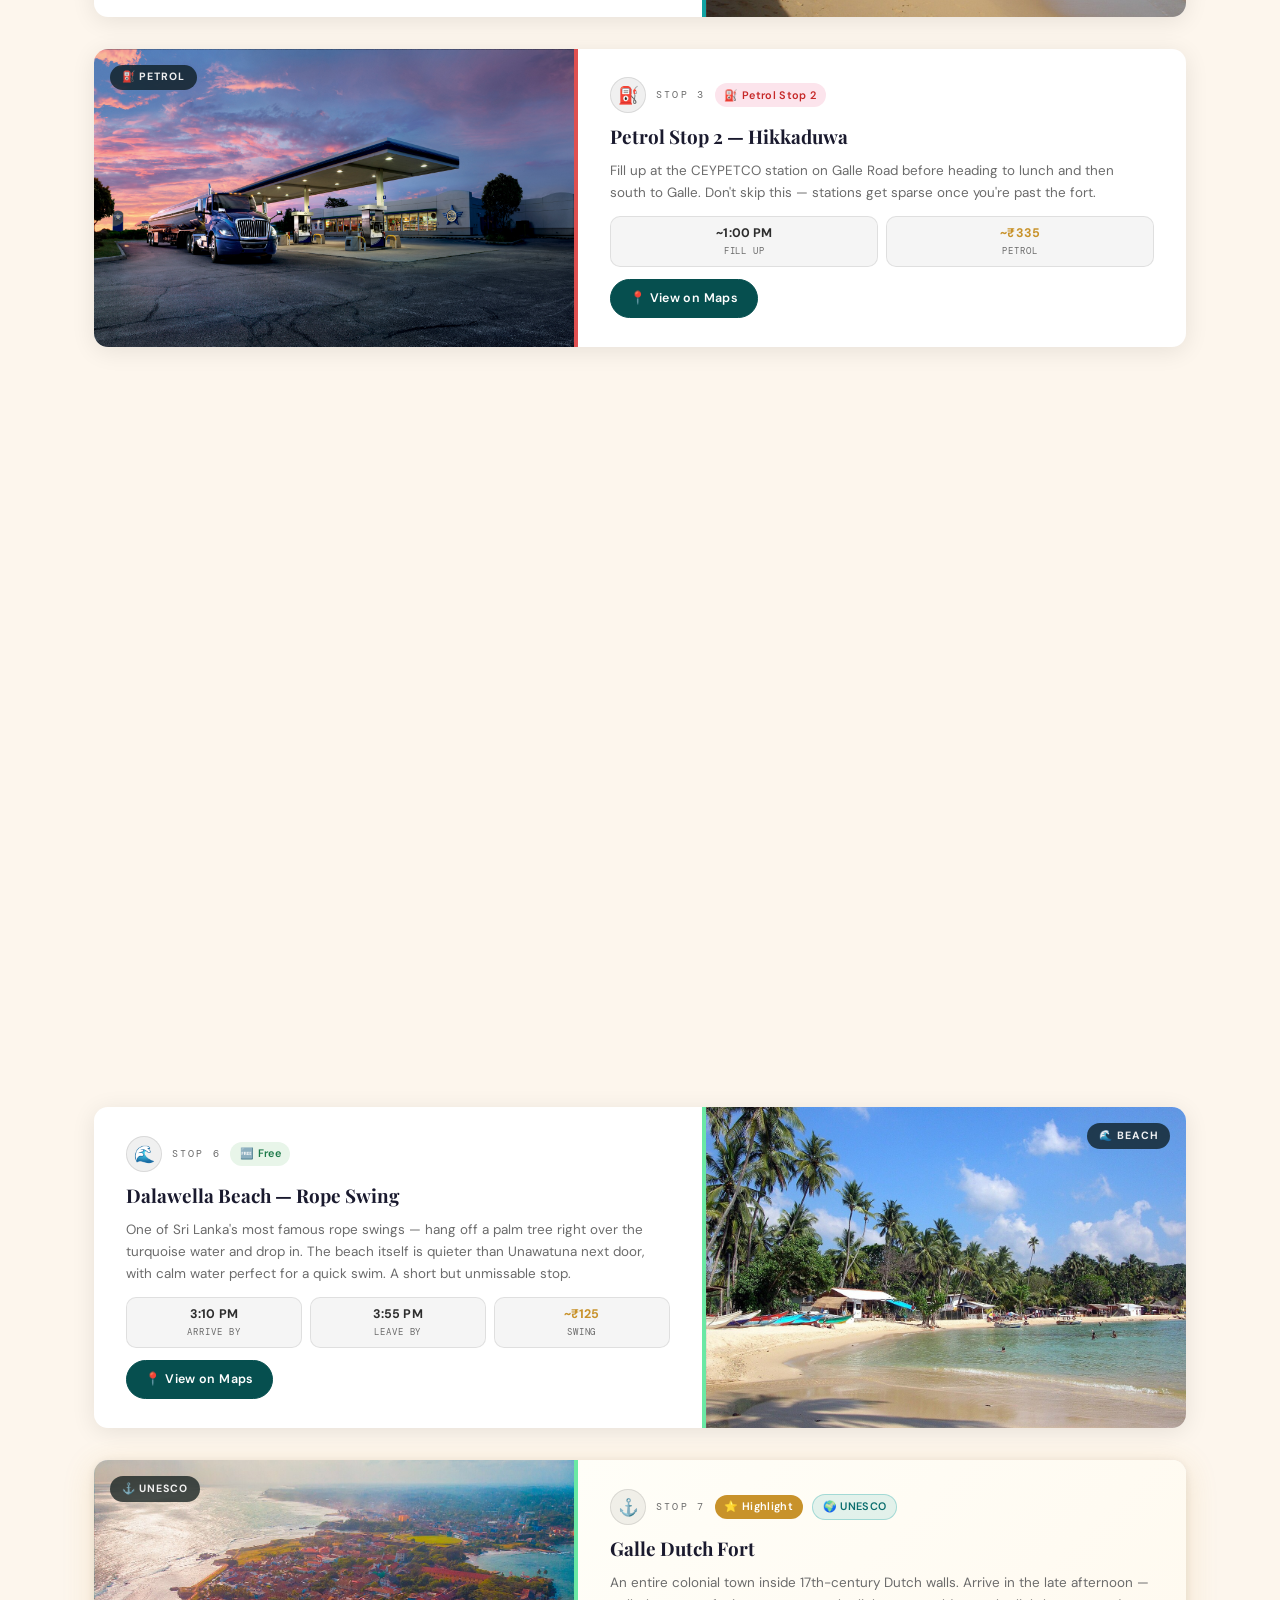
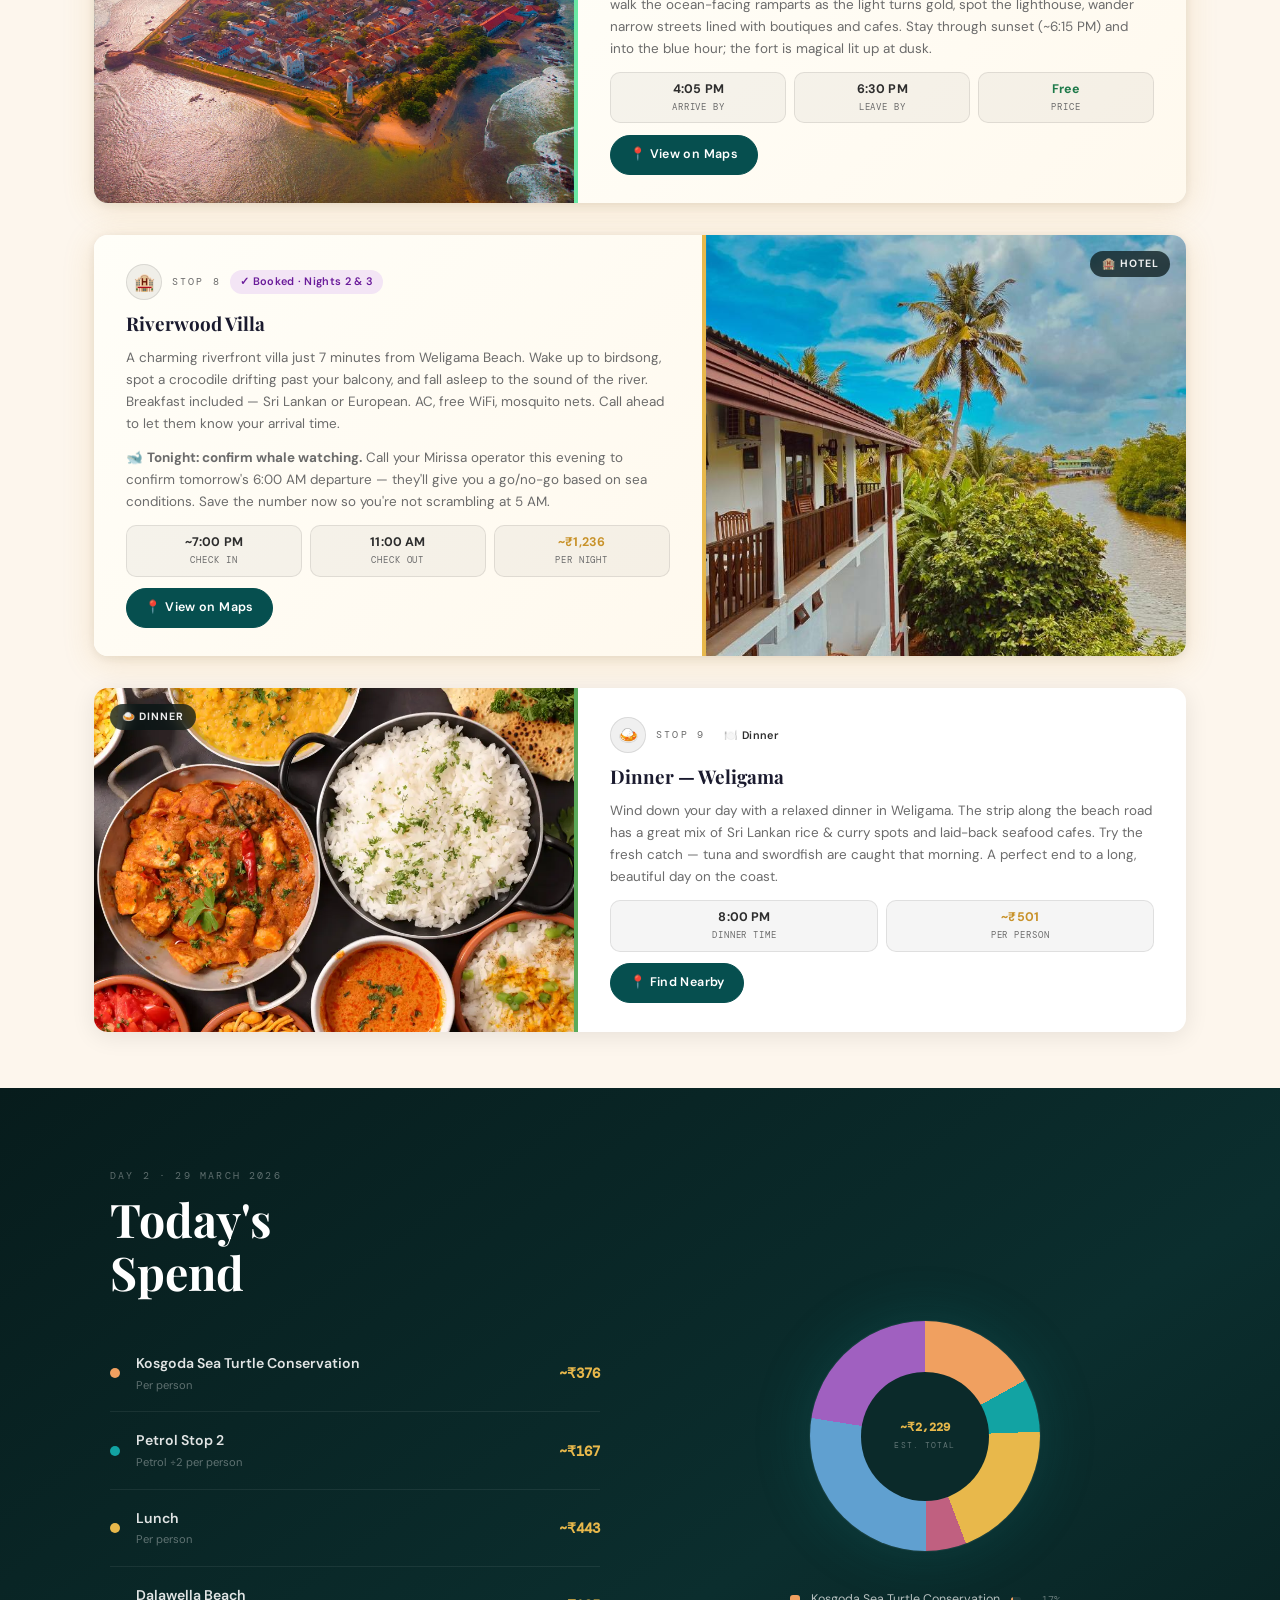
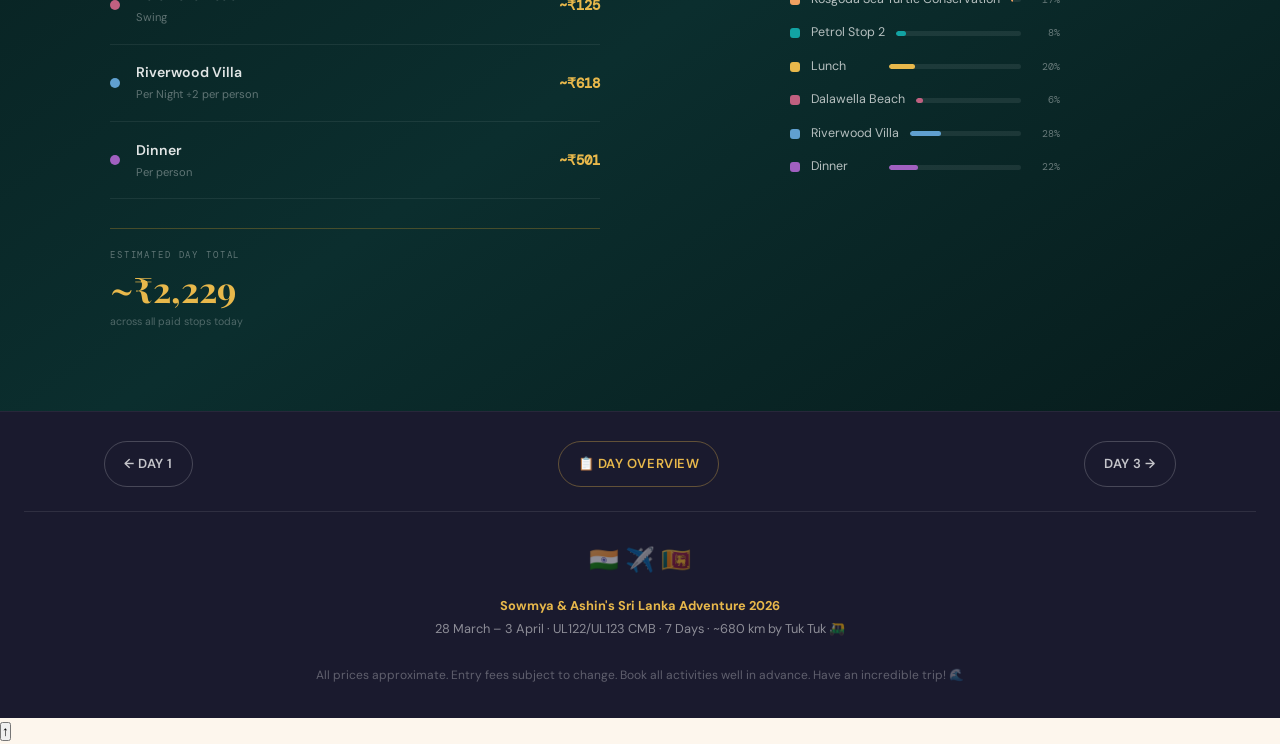
<file: day2.html>
<!DOCTYPE html>
<html lang="en">
<head>
<meta charset="UTF-8">
<meta name="viewport" content="width=device-width, initial-scale=1.0">
<title>Day 2 — Bentota → Galle → Weligama | Sri Lanka 2026</title>
<link rel="preconnect" href="https://fonts.googleapis.com">
<link href="https://fonts.googleapis.com/css2?family=Playfair+Display:ital,wght@0,400;0,700;0,900;1,400;1,700&family=DM+Sans:wght@300;400;500;600&family=DM+Mono:wght@400;500&display=swap" rel="stylesheet">
<link rel="stylesheet" href="day-template.css">
</head>
<body>

<!-- NAV -->
<nav class="site-nav" id="siteNav">
  <div class="nav-brand"><a href="index.html">&#8592; Sri Lanka 2026</a></div>
  <button class="nav-hamburger" id="navToggle" aria-label="Toggle menu">
    <span></span><span></span><span></span>
  </button>
  <div class="nav-links" id="navLinks">
    <a href="index.html#overview">Overview</a>
    <div class="nav-dropdown" id="itinDropdown">
      <button class="nav-dropdown-btn active" id="itinBtn">Itinerary <span class="nav-caret">&#9660;</span></button>
      <div class="nav-dropdown-menu">
        <a href="day1.html">Day 1 &middot; Colombo &rarr; Bentota</a>
        <a href="day2.html" class="active">Day 2 &middot; Bentota &rarr; Weligama</a>
        <a href="day3.html">Day 3 &middot; Weligama · Whales &amp; Sunrise</a>
        <a href="day4.html">Day 4 &middot; Into the Mountains</a>
        <a href="day5.html">Day 5 &middot; Highland Wonders</a>
        <a href="day6.html">Day 6 &middot; The Big Abseil Day</a>
        <a href="day7.html">Day 7 &middot; Rafting &amp; Goodbye</a>
      </div>
    </div>
    <a href="hotels.html">Hotels</a>
    <a href="budget.html">Budget</a>
    <a href="index.html#bookings">Bookings</a>
    <a href="index.html#fees">Fees</a>
    <a href="index.html#fuel">Fuel</a>
    <a href="index.html#tuktuk">Rentals</a>
  </div>
</nav>

<!-- MAIN CONTENT -->
<main>

  <!-- ═══════════════════════════════════════════════
       DAY HERO BANNER
  ════════════════════════════════════════════════ -->
  <section class="day-hero" aria-label="Day 2 Overview">
    <div class="day-hero-bg" style="background-image: url('images/common/header.jpg');"></div>
    <div class="day-hero-overlay"></div>
    <div class="day-hero-content">
      <span class="hero-day-label">Day 2 · 29 March 2026</span>
      <h1 class="hero-day-title">Bentota → Galle → Weligama</h1>
      <div class="hero-route-line">
        Baby Turtles · Galle Fort · Rope Swing · Weligama
        <span class="hero-km-badge">~90 km</span>
      </div>
      <p class="hero-summary">"Baby sea turtles you can hold, a UNESCO fort glowing gold, and the most iconic image in Sri Lanka: fishermen on poles at sunset."</p>
      <div class="stop-tags" style="margin-bottom:1.2rem">
        <span class="tag tag-km">📏 ~90 km total</span>
        <span class="tag tag-book">5 stops ahead</span>
      </div>
      <a href="index.html#day2" class="hero-back-link">← Back to Overview</a>
    </div>
  </section>

  <!-- ═══════════════════════════════════════════════
       STICKY STOP NAVIGATION STRIP
  ════════════════════════════════════════════════ -->
  <nav class="stop-strip" id="stopStrip" aria-label="Jump to stop"></nav>

  <!-- ═══════════════════════════════════════════════
       STOP CARDS
  ════════════════════════════════════════════════ -->
  <div class="stop-cards" id="stopCards">

    <!-- ─── Stop 0 · Kosgoda Sea Turtle Conservation ─── -->
    <div class="stop-card highlight" id="stop-0" data-stop-type="paid" data-lat="6.5533" data-lng="80.0194" data-name="Kosgoda Sea Turtle Conservation">
      <div class="stop-card-img-wrap">
        <div class="stop-card-img" style="background-image: url('images/day2/photo2.jpg');"></div>
        <div class="stop-card-type-badge">🐢 Highlight</div>
      </div>
      <div class="stop-card-content">
        <div class="stop-card-header">
          <span class="stop-icon-pill">🐢</span>
          <span class="stop-card-num">Stop 1</span>
          <span class="tag tag-star">⭐ Highlight</span>
        </div>
        <h3 class="stop-title">Kosgoda Sea Turtle Conservation</h3>
        <p class="stop-desc">Baby sea turtles the size of your palm — held gently in your hands before they're released into the ocean. Five species of sea turtle nest on this beach. One of the most heartwarming experiences of the entire trip.</p>
        <div class="stop-stats-row">
          <div class="stop-stat">
            <div class="stop-stat-value">10:55 AM</div>
            <div class="stop-stat-label">Arrive by</div>
          </div>
          <div class="stop-stat">
            <div class="stop-stat-value">11:25 AM</div>
            <div class="stop-stat-label">Leave by</div>
          </div>
          <div class="stop-stat stat-paid">
            <div class="stop-stat-value" data-price-usd="4.5">~₹425</div>
            <div class="stop-stat-label">Per person</div>
          </div>
        </div>
        <a href="https://maps.google.com/?q=Kosgoda+Sea+Turtle+Conservation+Project" target="_blank" class="stop-maps-btn-hero">📍 View on Maps</a>
      </div>
    </div>

    <!-- ─── Stop 1 · Hikkaduwa Beach ─── -->
    <div class="stop-card" id="stop-1" data-stop-type="normal" data-lat="6.1392" data-lng="80.1047" data-name="Hikkaduwa Beach">
      <div class="stop-card-img-wrap">
        <div class="stop-card-img" style="background-image: url('images/common/loc/hikkaduwa.jpg');"></div>
        <div class="stop-card-type-badge">🏄 Beach</div>
      </div>
      <div class="stop-card-content">
        <div class="stop-card-header">
          <span class="stop-icon-pill">🏄</span>
          <span class="stop-card-num">Stop 2</span>
          <span class="tag tag-star">🏖️ Beach Stop</span>
        </div>
        <h3 class="stop-title">Hikkaduwa Beach</h3>
        <p class="stop-desc">Beautiful coral reef you can snorkel right off the beach — one of Sri Lanka's best accessible reefs. Rent snorkel gear (~₹425) and explore the underwater world just metres from shore. Calm, warm, clear water.</p>
        <div class="stop-stats-row">
          <div class="stop-stat">
            <div class="stop-stat-value">12:05 PM</div>
            <div class="stop-stat-label">Arrive by</div>
          </div>
          <div class="stop-stat">
            <div class="stop-stat-value">12:45 PM</div>
            <div class="stop-stat-label">Leave by</div>
          </div>
          <div class="stop-stat stat-free">
            <div class="stop-stat-value">Free</div>
            <div class="stop-stat-label">Entry</div>
          </div>
        </div>
        <a href="https://maps.google.com/?q=Hikkaduwa+Beach+Sri+Lanka" target="_blank" class="stop-maps-btn-hero">📍 View on Maps</a>
      </div>
    </div>

    <!-- ─── Stop 2 · Petrol Stop 2 — Hikkaduwa ─── -->
    <div class="stop-card" id="stop-2" data-stop-type="petrol" data-lat="6.1392" data-lng="80.1011" data-name="Petrol Stop 2 — Hikkaduwa">
      <div class="stop-card-img-wrap">
        <div class="stop-card-img" style="background-image: url('images/common/petrol-pump.jpg');"></div>
        <div class="stop-card-type-badge">⛽ Petrol</div>
      </div>
      <div class="stop-card-content">
        <div class="stop-card-header">
          <span class="stop-icon-pill">⛽</span>
          <span class="stop-card-num">Stop 3</span>
          <span class="tag tag-petrol">⛽ Petrol Stop 2</span>
        </div>
        <h3 class="stop-title">Petrol Stop 2 — Hikkaduwa</h3>
        <p class="stop-desc">Fill up at the CEYPETCO station on Galle Road before heading to lunch and then south to Galle. Don't skip this — stations get sparse once you're past the fort.</p>
        <div class="stop-stats-row">
          <div class="stop-stat">
            <div class="stop-stat-value">~1:00 PM</div>
            <div class="stop-stat-label">Fill up</div>
          </div>
          <div class="stop-stat stat-paid">
            <div class="stop-stat-value" data-price-usd="4.01">~₹335</div>
            <div class="stop-stat-label">Petrol</div>
          </div>
        </div>
        <a href="https://maps.google.com/?q=CEYPETCO+Hikkaduwa+Galle+Road+Sri+Lanka" target="_blank" class="stop-maps-btn-hero">📍 View on Maps</a>
      </div>
    </div>

    <!-- ─── Stop 3 · Lunch — Hikkaduwa ─── -->
    <div class="stop-card" id="stop-3" data-stop-type="food" data-lat="6.1392" data-lng="80.1047" data-name="Lunch — Hikkaduwa">
      <div class="stop-card-img-wrap">
        <div class="stop-card-img" style="background-image: url('images/common/food.webp');"></div>
        <div class="stop-card-type-badge">🍛 Lunch</div>
      </div>
      <div class="stop-card-content">
        <div class="stop-card-header">
          <span class="stop-icon-pill">🍛</span>
          <span class="stop-card-num">Stop 4</span>
          <span class="tag tag-food">🍽️ Lunch</span>
        </div>
        <h3 class="stop-title">Lunch — Hikkaduwa</h3>
        <p class="stop-desc">Fuel up at one of the casual beachside cafes along Hikkaduwa's main strip. Rice &amp; curry, hoppers, or a fresh kottu — all excellent value. Great spot to dry off after the reef and recharge before the drive south to Galle.</p>
        <div class="stop-stats-row">
          <div class="stop-stat">
            <div class="stop-stat-value">~1:15 PM</div>
            <div class="stop-stat-label">Lunch time</div>
          </div>
          <div class="stop-stat stat-paid">
            <div class="stop-stat-value" data-price-usd="5.30">~₹443</div>
            <div class="stop-stat-label">Per person</div>
          </div>
        </div>
        <a href="https://maps.google.com/?q=Restaurants+Hikkaduwa+Sri+Lanka" target="_blank" class="stop-maps-btn-hero">📍 Find Nearby</a>
      </div>
    </div>

    <!-- ─── Stop 4 · Japanese Peace Pagoda — Rumassala ─── -->
    <div class="stop-card highlight" id="stop-4" data-stop-type="free" data-lat="6.0194" data-lng="80.2381" data-name="Japanese Peace Pagoda — Rumassala">
      <div class="stop-card-img-wrap">
        <div class="stop-card-img" style="background-image: url('images/common/loc/peace-pagoda.jpg');"></div>
        <div class="stop-card-type-badge">☮️ Peace Pagoda</div>
      </div>
      <div class="stop-card-content">
        <div class="stop-card-header">
          <span class="stop-icon-pill">☮️</span>
          <span class="stop-card-num">Stop 5</span>
          <span class="tag tag-star">⭐ Highlight</span>
          <span class="tag tag-free">🆓 Free</span>
        </div>
        <h3 class="stop-title">Japanese Peace Pagoda — Rumassala</h3>
        <p class="stop-desc">A gleaming white Buddhist stupa perched on a jungle hilltop above the Galle harbour, built by Japanese monks as a symbol of world peace. Short walk through dense forest to reach the pagoda — breathtaking panoramic views of the Indian Ocean and Galle Fort below.</p>
        <div class="stop-stats-row">
          <div class="stop-stat">
            <div class="stop-stat-value">2:15 PM</div>
            <div class="stop-stat-label">Arrive by</div>
          </div>
          <div class="stop-stat">
            <div class="stop-stat-value">3:00 PM</div>
            <div class="stop-stat-label">Leave by</div>
          </div>
          <div class="stop-stat stat-free">
            <div class="stop-stat-value">Free</div>
            <div class="stop-stat-label">Entry</div>
          </div>
        </div>
        <a href="https://maps.google.com/?q=Japanese+Peace+Pagoda+Rumassala+Galle+Sri+Lanka" target="_blank" class="stop-maps-btn-hero">📍 View on Maps</a>
      </div>
    </div>

    <!-- ─── Stop 5 · Dalawella Beach — Rope Swing ─── -->
    <div class="stop-card" id="stop-5" data-stop-type="free" data-lat="5.9960" data-lng="80.2514" data-name="Dalawella Beach — Rope Swing">
      <div class="stop-card-img-wrap">
        <div class="stop-card-img" style="background-image: url('images/common/loc/unawatuna.jpg');"></div>
        <div class="stop-card-type-badge">🌊 Beach</div>
      </div>
      <div class="stop-card-content">
        <div class="stop-card-header">
          <span class="stop-icon-pill">🌊</span>
          <span class="stop-card-num">Stop 6</span>
          <span class="tag tag-free">🆓 Free</span>
        </div>
        <h3 class="stop-title">Dalawella Beach — Rope Swing</h3>
        <p class="stop-desc">One of Sri Lanka's most famous rope swings — hang off a palm tree right over the turquoise water and drop in. The beach itself is quieter than Unawatuna next door, with calm water perfect for a quick swim. A short but unmissable stop.</p>
        <div class="stop-stats-row">
          <div class="stop-stat">
            <div class="stop-stat-value">3:10 PM</div>
            <div class="stop-stat-label">Arrive by</div>
          </div>
          <div class="stop-stat">
            <div class="stop-stat-value">3:55 PM</div>
            <div class="stop-stat-label">Leave by</div>
          </div>
          <div class="stop-stat stat-paid">
            <div class="stop-stat-value" data-price-usd="1.5">~₹170</div>
            <div class="stop-stat-label">Swing</div>
          </div>
        </div>
        <a href="https://maps.google.com/?q=Dalawella+Beach+Rope+Swing+Sri+Lanka" target="_blank" class="stop-maps-btn-hero">📍 View on Maps</a>
      </div>
    </div>

    <!-- ─── Stop 6 · Galle Dutch Fort ─── -->
    <div class="stop-card highlight" id="stop-6" data-stop-type="free" data-lat="6.0276" data-lng="80.2170" data-name="Galle Dutch Fort">
      <div class="stop-card-img-wrap">
        <div class="stop-card-img" style="background-image: url('images/day2/header.jpg');"></div>
        <div class="stop-card-type-badge">⚓ UNESCO</div>
      </div>
      <div class="stop-card-content">
        <div class="stop-card-header">
          <span class="stop-icon-pill">⚓</span>
          <span class="stop-card-num">Stop 7</span>
          <span class="tag tag-star">⭐ Highlight</span>
          <span class="tag tag-arrive">🌍 UNESCO</span>
        </div>
        <h3 class="stop-title">Galle Dutch Fort</h3>
        <p class="stop-desc">An entire colonial town inside 17th-century Dutch walls. Arrive in the late afternoon — walk the ocean-facing ramparts as the light turns gold, spot the lighthouse, wander narrow streets lined with boutiques and cafes. Stay through sunset (~6:15 PM) and into the blue hour; the fort is magical lit up at dusk.</p>
        <div class="stop-stats-row">
          <div class="stop-stat">
            <div class="stop-stat-value">4:05 PM</div>
            <div class="stop-stat-label">Arrive by</div>
          </div>
          <div class="stop-stat">
            <div class="stop-stat-value">6:30 PM</div>
            <div class="stop-stat-label">Leave by</div>
          </div>
          <div class="stop-stat stat-free">
            <div class="stop-stat-value">Free</div>
            <div class="stop-stat-label">Price</div>
          </div>
        </div>
        <a href="https://maps.google.com/?q=Galle+Fort+Sri+Lanka" target="_blank" class="stop-maps-btn-hero">📍 View on Maps</a>
      </div>
    </div>

    <!-- ─── Stop 7 · Riverwood Villa ─── -->
    <div class="stop-card highlight" id="stop-7" data-stop-type="hotel" data-lat="5.9745" data-lng="80.4298" data-name="Riverwood Villa" data-budget-nights="2">
      <div class="stop-card-img-wrap">
        <div class="stop-card-img" style="background-image: url('images/day2/hotel.jpg');"></div>
        <div class="stop-card-type-badge">🏨 Hotel</div>
      </div>
      <div class="stop-card-content">
        <div class="stop-card-header">
          <span class="stop-icon-pill">🏨</span>
          <span class="stop-card-num">Stop 8</span>
          <span class="tag tag-book">✓ Booked &middot; Nights 2 &amp; 3</span>
        </div>
        <h3 class="stop-title sl-hotel-name">Riverwood Villa</h3>
        <p class="stop-desc">A charming riverfront villa just 7 minutes from Weligama Beach. Wake up to birdsong, spot a crocodile drifting past your balcony, and fall asleep to the sound of the river. Breakfast included — Sri Lankan or European. AC, free WiFi, mosquito nets. Call ahead to let them know your arrival time.</p>
        <p class="stop-desc">🐋 <strong>Tonight: confirm whale watching.</strong> Call your Mirissa operator this evening to confirm tomorrow's 6:00 AM departure — they'll give you a go/no-go based on sea conditions. Save the number now so you're not scrambling at 5 AM.</p>
        <div class="stop-stats-row">
          <div class="stop-stat">
            <div class="stop-stat-value">~7:00 PM</div>
            <div class="stop-stat-label">Check In</div>
          </div>
          <div class="stop-stat">
            <div class="stop-stat-value">11:00 AM</div>
            <div class="stop-stat-label">Check Out</div>
          </div>
          <div class="stop-stat stat-paid">
            <div class="stop-stat-value sl-hotel-price" data-price-usd="14.80">~₹1,237</div>
            <div class="stop-stat-label">Per Night</div>
          </div>
        </div>
        <a href="https://maps.google.com/?q=Riverwood+Villa+Weligama+Sri+Lanka" target="_blank" class="stop-maps-btn-hero sl-hotel-link">📍 View on Maps</a>
      </div>
    </div>

    <!-- ─── Stop 9 · Dinner — Weligama ─── -->
    <div class="stop-card" id="stop-8" data-stop-type="food" data-lat="5.9745" data-lng="80.4298" data-name="Dinner — Weligama">
      <div class="stop-card-img-wrap">
        <div class="stop-card-img" style="background-image: url('images/common/food.webp');"></div>
        <div class="stop-card-type-badge">🍛 Dinner</div>
      </div>
      <div class="stop-card-content">
        <div class="stop-card-header">
          <span class="stop-icon-pill">🍛</span>
          <span class="stop-card-num">Stop 9</span>
          <span class="tag tag-food">🍽️ Dinner</span>
        </div>
        <h3 class="stop-title">Dinner — Weligama</h3>
        <p class="stop-desc">Wind down your day with a relaxed dinner in Weligama. The strip along the beach road has a great mix of Sri Lankan rice &amp; curry spots and laid-back seafood cafes. Try the fresh catch — tuna and swordfish are caught that morning. A perfect end to a long, beautiful day on the coast.</p>
        <div class="stop-stats-row">
          <div class="stop-stat">
            <div class="stop-stat-value">8:00 PM</div>
            <div class="stop-stat-label">Dinner time</div>
          </div>
          <div class="stop-stat stat-paid">
            <div class="stop-stat-value" data-price-usd="6.00">~₹502</div>
            <div class="stop-stat-label">Per person</div>
          </div>
        </div>
        <a href="https://maps.google.com/?q=Restaurants+Weligama+Sri+Lanka" target="_blank" class="stop-maps-btn-hero">📍 Find Nearby</a>
      </div>
    </div>

  </div><!-- /stop-cards -->

  <!-- ═══════════════════════════════════════════════
       DAY SPEND — full-screen budget breakdown
  ════════════════════════════════════════════════ -->
  <section class="day-spend-section" id="daySpend">
    <div class="day-spend-inner">

      <!-- ── Left: itemised expenses ── -->
      <div class="spend-left">
        <div class="spend-eyebrow">Day 2 · 29 March 2026</div>
        <h2 class="spend-heading">Today's<br>Spend</h2>

        <!-- auto-populated by initDaySpend() from carousel paid stops -->
        <div class="spend-items"></div>

        <div class="spend-total-row">
          <div class="spend-total-label">Estimated Day Total</div>
          <div class="spend-total-amount"></div>
          <div class="spend-total-note">across all paid stops today</div>
        </div>
      </div>

      <!-- ── Right: donut chart ── -->
      <div class="spend-right">
        <div class="spend-donut-wrap">
          <div class="spend-donut"></div>
          <div class="spend-donut-hole">
            <div class="donut-center-val"></div>
            <div class="donut-center-lbl">est. total</div>
          </div>
        </div>

        <!-- auto-populated legend -->
        <div class="spend-legend"></div>
      </div>

    </div>
  </section><!-- /day-spend -->


</main>

<!-- FOOTER -->
<footer class="site-footer">
  <div class="day-nav-footer">
  <div class="day-nav-footer-inner">
    <a href="day1.html" class="nav-btn">← Day 1</a>
    <a href="index.html#day2" class="nav-btn overview-btn">📋 Day Overview</a>
    <a href="day3.html" class="nav-btn">Day 3 →</a>
  </div>
  </div>
  <div style="font-size:1.5rem;margin-bottom:0.8rem;">🇮🇳 ✈️ 🇱🇰</div>
  <strong>Sowmya &amp; Ashin's Sri Lanka Adventure 2026</strong><br>
  28 March – 3 April · UL122/UL123 CMB · 7 Days · ~680 km by Tuk Tuk 🛺<br><br>
  <span style="font-size:0.75rem;opacity:0.6;">All prices approximate. Entry fees subject to change. Book all activities well in advance. Have an incredible trip! 🌊</span>
</footer>

<script>
(function () {
  var toggle   = document.getElementById('navToggle');
  var navLinks = document.getElementById('navLinks');
  var dropdown = document.getElementById('itinDropdown');
  var dropBtn  = document.getElementById('itinBtn');

  function closeAll() {
    if (navLinks) navLinks.classList.remove('open');
    if (toggle)   toggle.classList.remove('open');
    if (dropdown) dropdown.classList.remove('open');
  }

  if (toggle) {
    toggle.addEventListener('click', function (e) {
      e.stopPropagation();
      var isOpen = navLinks.classList.toggle('open');
      toggle.classList.toggle('open', isOpen);
      if (!isOpen && dropdown) dropdown.classList.remove('open');
    });
  }

  if (dropBtn) {
    dropBtn.addEventListener('click', function (e) {
      e.stopPropagation();
      dropdown.classList.toggle('open');
    });
  }

  if (navLinks) {
    navLinks.querySelectorAll('a').forEach(function (a) {
      a.addEventListener('click', function () { closeAll(); });
    });
  }

  document.addEventListener('click', function (e) {
    var nav = document.getElementById('siteNav');
    if (nav && !nav.contains(e.target)) closeAll();
  });
})();
</script>
<script src="hotel-data.js"></script>
<script src="currency.js"></script>
<script src="interactions.js"></script>
</body>
</html>
</file>
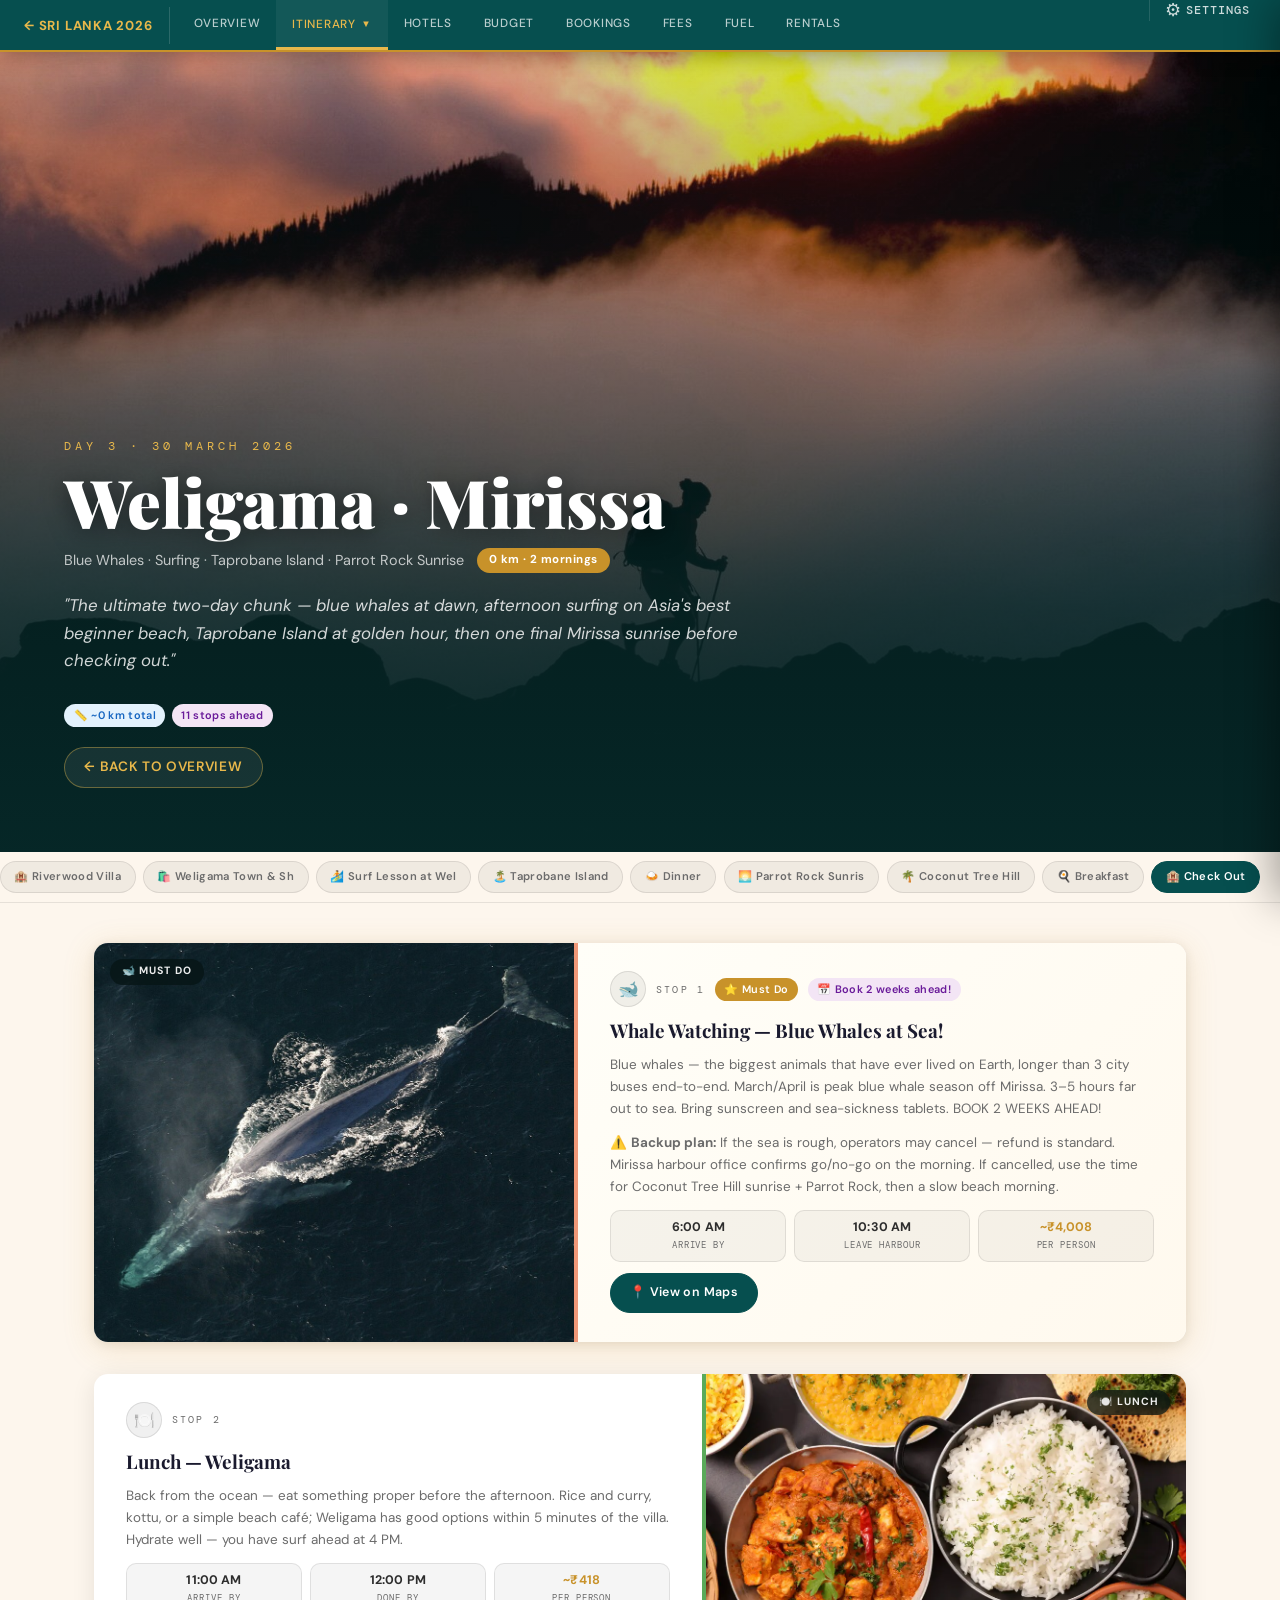
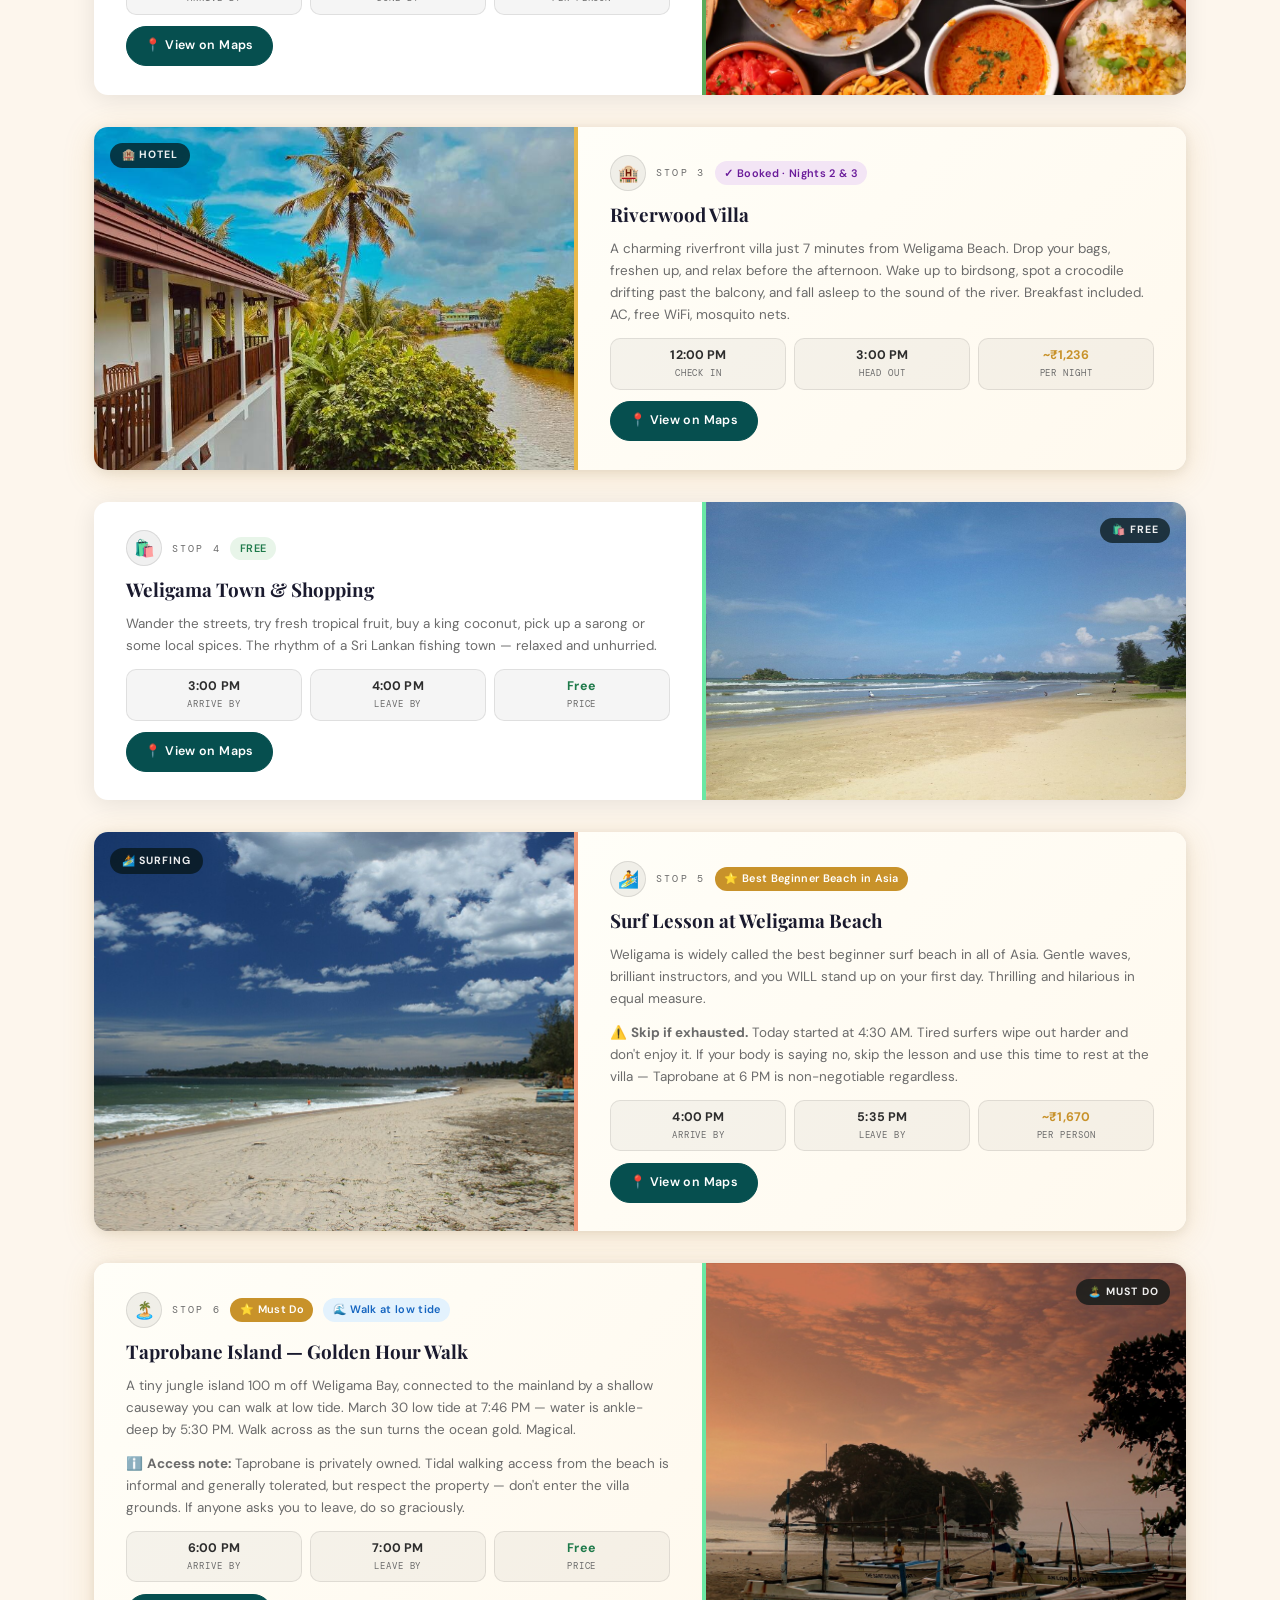
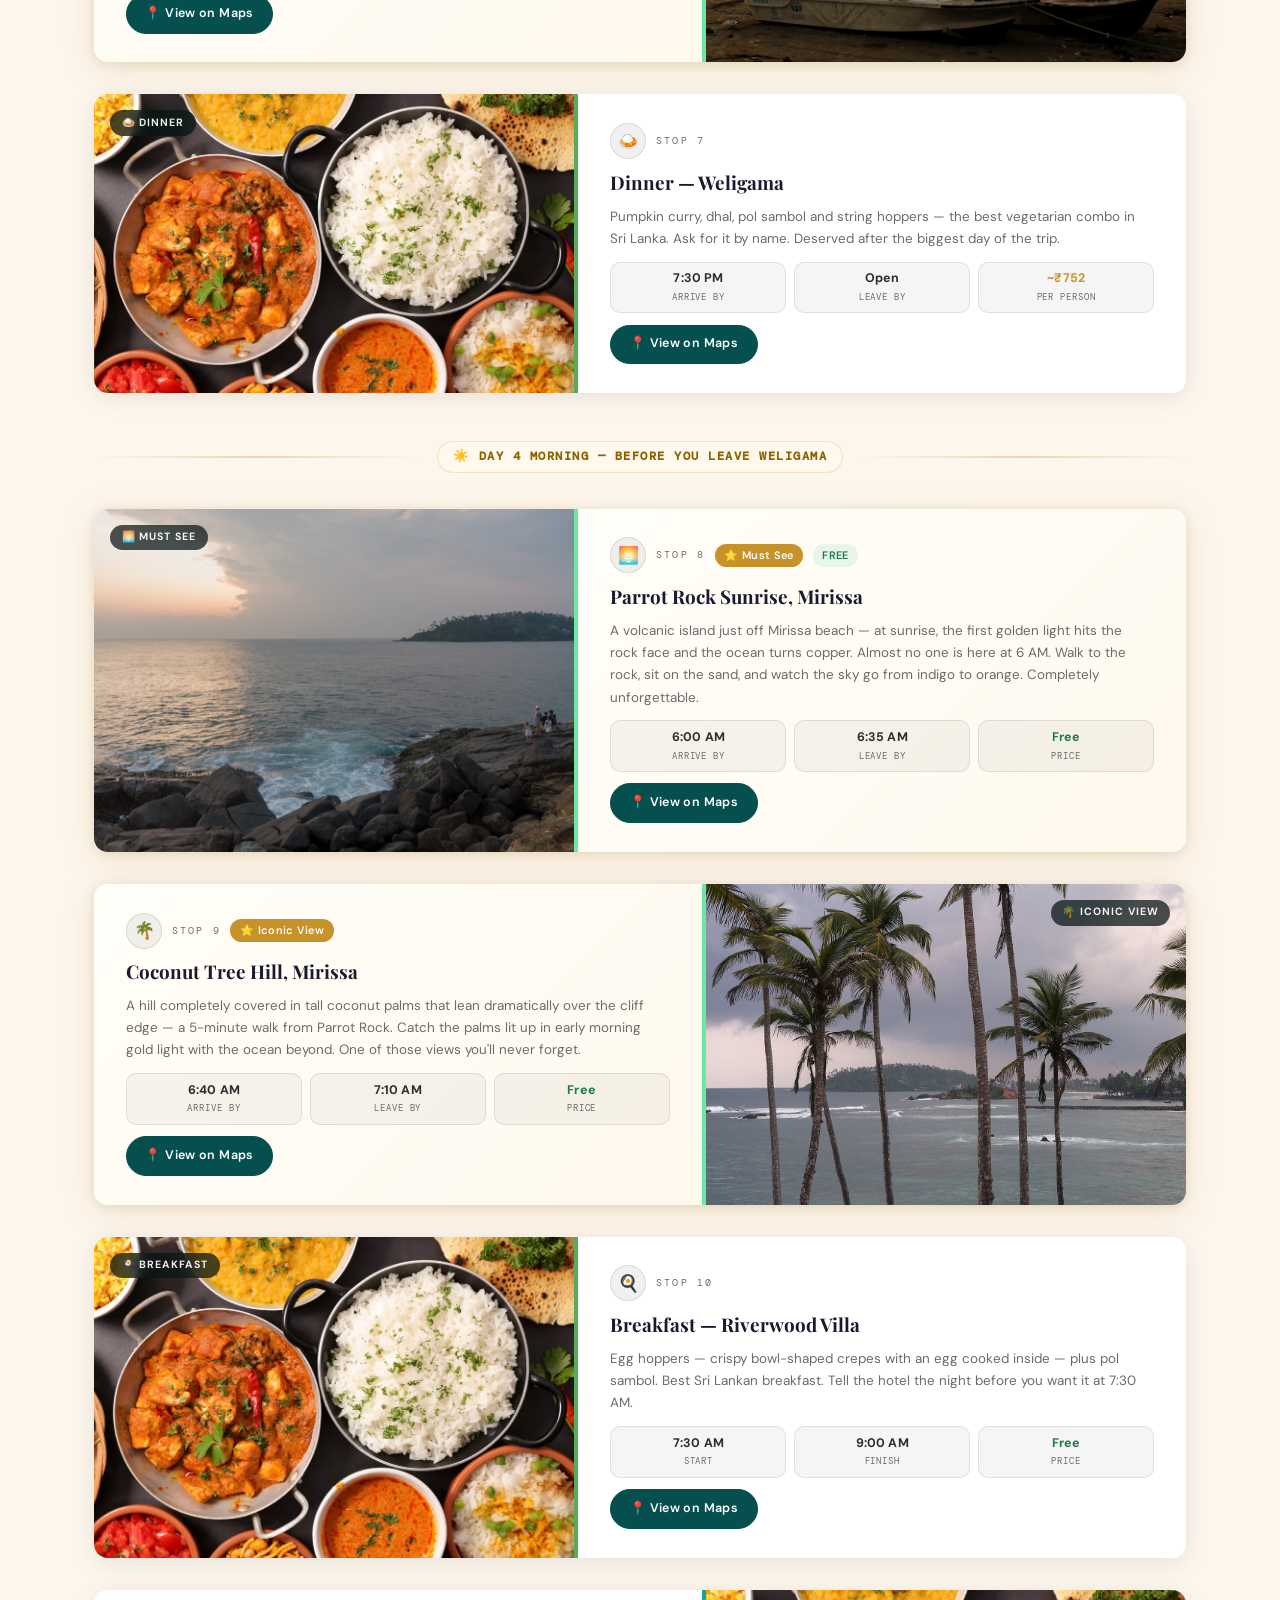
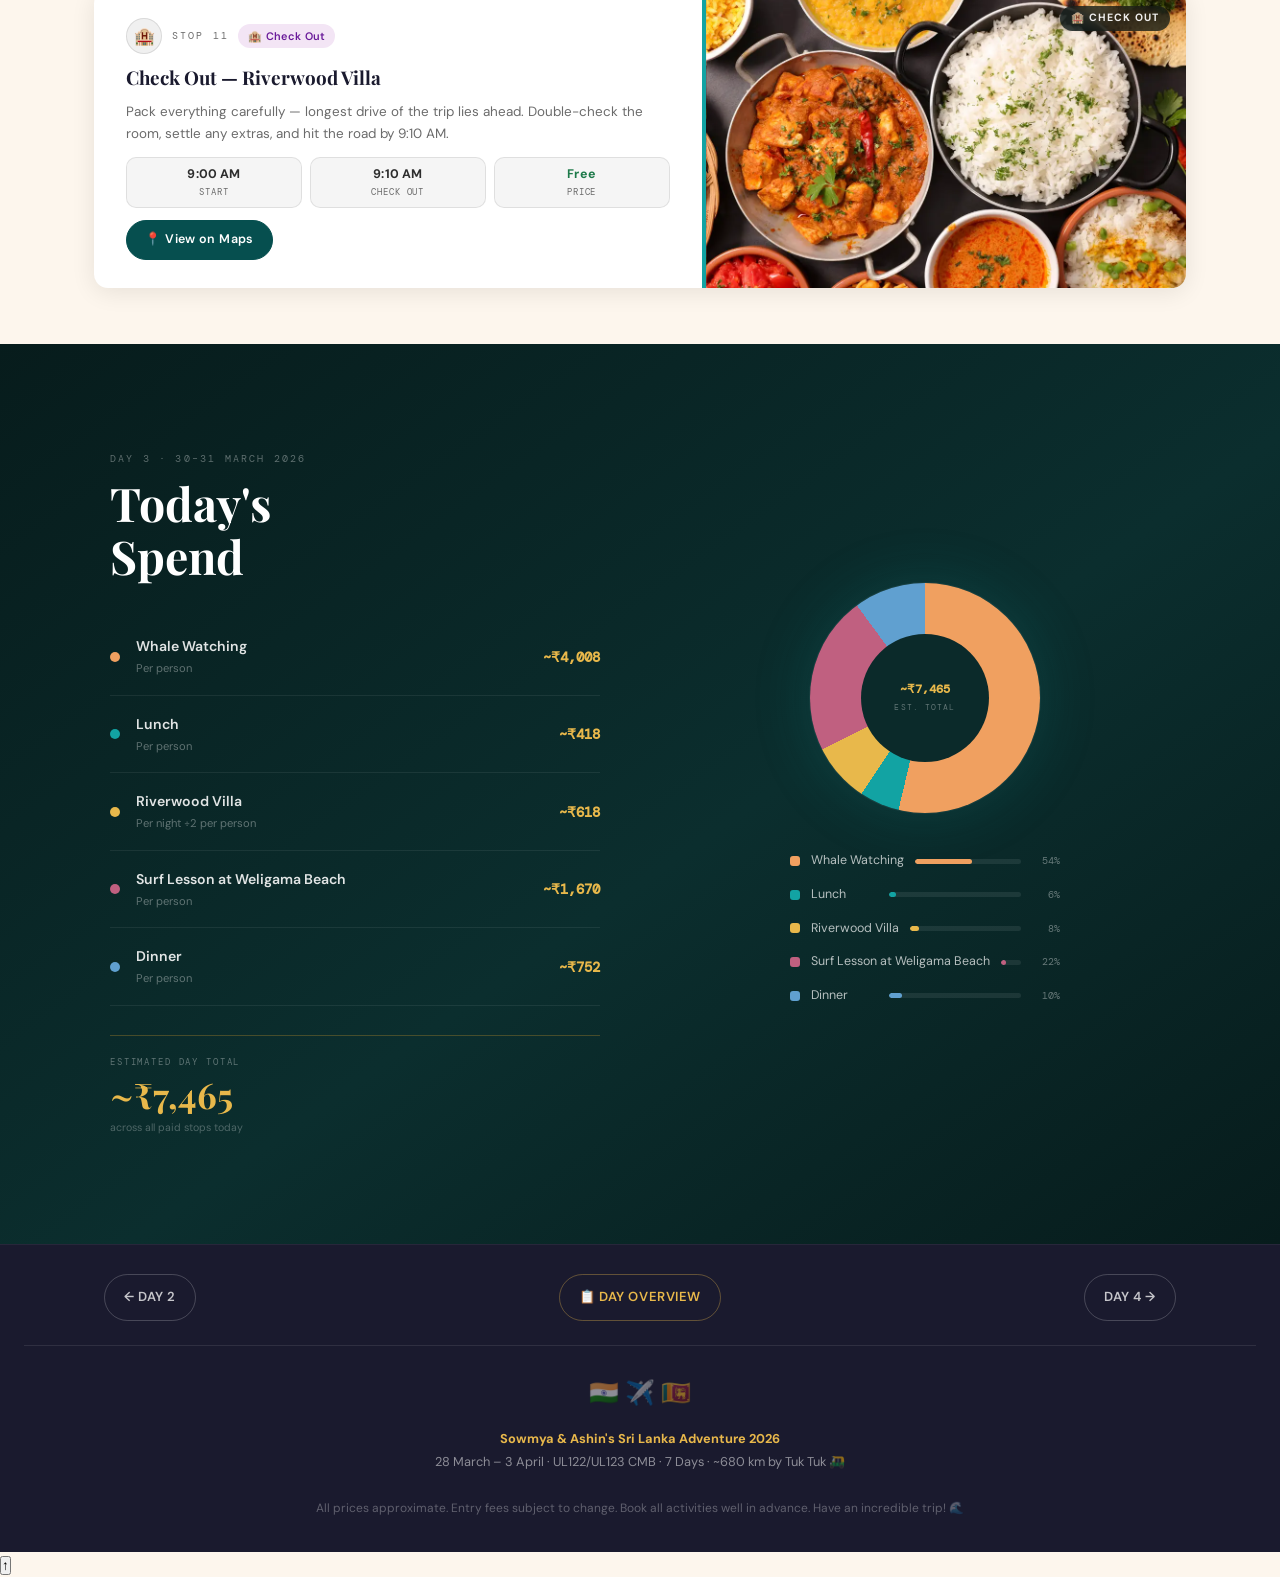
<file: day3.html>
<!DOCTYPE html>
<html lang="en">
<head>
<meta charset="UTF-8">
<meta name="viewport" content="width=device-width, initial-scale=1.0">
<title>Day 3 — Weligama: Whales, Surf & Sunrise | Sri Lanka 2026</title>
<link rel="preconnect" href="https://fonts.googleapis.com">
<link href="https://fonts.googleapis.com/css2?family=Playfair+Display:ital,wght@0,400;0,700;0,900;1,400;1,700&family=DM+Sans:wght@300;400;500;600&family=DM+Mono:wght@400;500&display=swap" rel="stylesheet">
<link rel="stylesheet" href="day-template.css">
</head>
<body>

<!-- NAV -->
<nav class="site-nav" id="siteNav">
  <div class="nav-brand"><a href="index.html">&#8592; Sri Lanka 2026</a></div>
  <button class="nav-hamburger" id="navToggle" aria-label="Toggle menu">
    <span></span><span></span><span></span>
  </button>
  <div class="nav-links" id="navLinks">
    <a href="index.html#overview">Overview</a>
    <div class="nav-dropdown" id="itinDropdown">
      <button class="nav-dropdown-btn active" id="itinBtn">Itinerary <span class="nav-caret">&#9660;</span></button>
      <div class="nav-dropdown-menu">
        <a href="day1.html">Day 1 &middot; Colombo &rarr; Bentota</a>
        <a href="day2.html">Day 2 &middot; Bentota &rarr; Weligama</a>
        <a href="day3.html" class="active">Day 3 &middot; Weligama · Whales &amp; Sunrise</a>
        <a href="day4.html">Day 4 &middot; Into the Mountains</a>
        <a href="day5.html">Day 5 &middot; Highland Wonders</a>
        <a href="day6.html">Day 6 &middot; The Big Abseil Day</a>
        <a href="day7.html">Day 7 &middot; Rafting &amp; Goodbye</a>
      </div>
    </div>
    <a href="hotels.html">Hotels</a>
    <a href="budget.html">Budget</a>
    <a href="index.html#bookings">Bookings</a>
    <a href="index.html#fees">Fees</a>
    <a href="index.html#fuel">Fuel</a>
    <a href="index.html#tuktuk">Rentals</a>
  </div>
</nav>

<!-- MAIN CONTENT -->
<main>

  <!-- ═══════════════════════════════════════════════
       DAY HERO BANNER
  ════════════════════════════════════════════════ -->
  <section class="day-hero" aria-label="Day 3 Overview">
    <div class="day-hero-bg" style="background-image: url('images/common/header.jpg');"></div>
    <div class="day-hero-overlay"></div>
    <div class="day-hero-content">
      <span class="hero-day-label">Day 3 · 30 March 2026</span>
      <h1 class="hero-day-title">Weligama · Mirissa</h1>
      <div class="hero-route-line">
        Blue Whales · Surfing · Taprobane Island · Parrot Rock Sunrise
        <span class="hero-km-badge">0 km · 2 mornings</span>
      </div>
      <p class="hero-summary">"The ultimate two-day chunk — blue whales at dawn, afternoon surfing on Asia's best beginner beach, Taprobane Island at golden hour, then one final Mirissa sunrise before checking out."</p>
      <div class="stop-tags" style="margin-bottom:1.2rem">
        <span class="tag tag-km">📏 ~0 km total</span>
        <span class="tag tag-book">11 stops ahead</span>
      </div>
      <a href="index.html#day3" class="hero-back-link">← Back to Overview</a>
    </div>
  </section>

  <!-- ═══════════════════════════════════════════════
       STICKY STOP NAVIGATION STRIP
  ════════════════════════════════════════════════ -->
  <nav class="stop-strip" id="stopStrip" aria-label="Jump to stop"></nav>

  <!-- ═══════════════════════════════════════════════
       STOP CARDS
  ════════════════════════════════════════════════ -->
  <div class="stop-cards" id="stopCards">

    <div class="stop-card highlight" id="stop-0" data-stop-type="paid" data-name="Whale Watching">
      <div class="stop-card-img-wrap">
        <div class="stop-card-img" style="background-image: url('images/day3/photo1.jpg');"></div>
        <div class="stop-card-type-badge">🐋 Must Do</div>
      </div>
      <div class="stop-card-content">
        <div class="stop-card-header">
          <span class="stop-icon-pill">🐋</span>
          <span class="stop-card-num">Stop 1</span>
          <span class="tag tag-star">⭐ Must Do</span>
          <span class="tag tag-book">📅 Book 2 weeks ahead!</span>
        </div>
        <h3 class="stop-title">Whale Watching — Blue Whales at Sea!</h3>
        <p class="stop-desc">Blue whales — the biggest animals that have ever lived on Earth, longer than 3 city buses end-to-end. March/April is peak blue whale season off Mirissa. 3–5 hours far out to sea. Bring sunscreen and sea-sickness tablets. BOOK 2 WEEKS AHEAD!</p>
        <p class="stop-desc">⚠️ <strong>Backup plan:</strong> If the sea is rough, operators may cancel — refund is standard. Mirissa harbour office confirms go/no-go on the morning. If cancelled, use the time for Coconut Tree Hill sunrise + Parrot Rock, then a slow beach morning.</p>
        <div class="stop-stats-row">
          <div class="stop-stat">
            <div class="stop-stat-value">6:00 AM</div>
            <div class="stop-stat-label">Arrive by</div>
          </div>
          <div class="stop-stat">
            <div class="stop-stat-value">10:30 AM</div>
            <div class="stop-stat-label">Leave harbour</div>
          </div>
          <div class="stop-stat stat-paid">
            <div class="stop-stat-value" data-price-usd="48.00">~₹4,167</div>
            <div class="stop-stat-label">Per person</div>
          </div>
        </div>
        <a href="https://maps.google.com/?q=Mirissa+Harbour+Sri+Lanka" target="_blank" class="stop-maps-btn-hero">📍 View on Maps</a>
      </div>
    </div>

    <div class="stop-card" id="stop-1" data-stop-type="food" data-name="Lunch — Weligama">
      <div class="stop-card-img-wrap">
        <div class="stop-card-img" style="background-image: url('images/common/food.webp');"></div>
        <div class="stop-card-type-badge">🍽️ Lunch</div>
      </div>
      <div class="stop-card-content">
        <div class="stop-card-header">
          <span class="stop-icon-pill">🍽️</span>
          <span class="stop-card-num">Stop 2</span>
        </div>
        <h3 class="stop-title">Lunch — Weligama</h3>
        <p class="stop-desc">Back from the ocean — eat something proper before the afternoon. Rice and curry, kottu, or a simple beach café; Weligama has good options within 5 minutes of the villa. Hydrate well — you have surf ahead at 4 PM.</p>
        <div class="stop-stats-row">
          <div class="stop-stat">
            <div class="stop-stat-value">11:00 AM</div>
            <div class="stop-stat-label">Arrive by</div>
          </div>
          <div class="stop-stat">
            <div class="stop-stat-value">12:00 PM</div>
            <div class="stop-stat-label">Done by</div>
          </div>
          <div class="stop-stat stat-paid">
            <div class="stop-stat-value" data-price-usd="5.00">~₹418</div>
            <div class="stop-stat-label">Per person</div>
          </div>
        </div>
        <a href="https://maps.google.com/?q=Weligama+restaurant+Sri+Lanka" target="_blank" class="stop-maps-btn-hero">📍 View on Maps</a>
      </div>
    </div>

    <div class="stop-card highlight" id="stop-2" data-stop-type="hotel" data-name="Riverwood Villa">
      <div class="stop-card-img-wrap">
        <div class="stop-card-img" style="background-image: url('images/day2/hotel.jpg');"></div>
        <div class="stop-card-type-badge">🏨 Hotel</div>
      </div>
      <div class="stop-card-content">
        <div class="stop-card-header">
          <span class="stop-icon-pill">🏨</span>
          <span class="stop-card-num">Stop 3</span>
          <span class="tag tag-book">✓ Booked · Nights 2 &amp; 3</span>
        </div>
        <h3 class="stop-title sl-hotel-name">Riverwood Villa</h3>
        <p class="stop-desc">A charming riverfront villa just 7 minutes from Weligama Beach. Drop your bags, freshen up, and relax before the afternoon. Wake up to birdsong, spot a crocodile drifting past the balcony, and fall asleep to the sound of the river. Breakfast included. AC, free WiFi, mosquito nets.</p>
        <div class="stop-stats-row">
          <div class="stop-stat">
            <div class="stop-stat-value">12:00 PM</div>
            <div class="stop-stat-label">Check In</div>
          </div>
          <div class="stop-stat">
            <div class="stop-stat-value">3:00 PM</div>
            <div class="stop-stat-label">Head Out</div>
          </div>
          <div class="stop-stat stat-paid">
            <div class="stop-stat-value sl-hotel-price" data-price-usd="14.80">~₹1,237</div>
            <div class="stop-stat-label">Per night</div>
          </div>
        </div>
        <a href="https://maps.google.com/?q=Riverwood+Villa+Weligama+Sri+Lanka" target="_blank" class="stop-maps-btn-hero sl-hotel-link">📍 View on Maps</a>
      </div>
    </div>

    <div class="stop-card" id="stop-3" data-stop-type="free" data-name="Weligama Town">
      <div class="stop-card-img-wrap">
        <div class="stop-card-img" style="background-image: url('images/common/loc/stilt-fishing.jpg');"></div>
        <div class="stop-card-type-badge">🛍️ Free</div>
      </div>
      <div class="stop-card-content">
        <div class="stop-card-header">
          <span class="stop-icon-pill">🛍️</span>
          <span class="stop-card-num">Stop 4</span>
          <span class="tag tag-free">FREE</span>
        </div>
        <h3 class="stop-title">Weligama Town &amp; Shopping</h3>
        <p class="stop-desc">Wander the streets, try fresh tropical fruit, buy a king coconut, pick up a sarong or some local spices. The rhythm of a Sri Lankan fishing town — relaxed and unhurried.</p>
        <div class="stop-stats-row">
          <div class="stop-stat">
            <div class="stop-stat-value">3:00 PM</div>
            <div class="stop-stat-label">Arrive by</div>
          </div>
          <div class="stop-stat">
            <div class="stop-stat-value">4:00 PM</div>
            <div class="stop-stat-label">Leave by</div>
          </div>
          <div class="stop-stat stat-free">
            <div class="stop-stat-value">Free</div>
            <div class="stop-stat-label">Price</div>
          </div>
        </div>
        <a href="https://maps.google.com/?q=Weligama+Town+Sri+Lanka" target="_blank" class="stop-maps-btn-hero">📍 View on Maps</a>
      </div>
    </div>

    <div class="stop-card highlight" id="stop-4" data-stop-type="paid" data-name="Surf Lesson">
      <div class="stop-card-img-wrap">
        <div class="stop-card-img" style="background-image: url('images/day3/photo2.jpg');"></div>
        <div class="stop-card-type-badge">🏄 Surfing</div>
      </div>
      <div class="stop-card-content">
        <div class="stop-card-header">
          <span class="stop-icon-pill">🏄</span>
          <span class="stop-card-num">Stop 5</span>
          <span class="tag tag-star">⭐ Best Beginner Beach in Asia</span>
        </div>
        <h3 class="stop-title">Surf Lesson at Weligama Beach</h3>
        <p class="stop-desc">Weligama is widely called the best beginner surf beach in all of Asia. Gentle waves, brilliant instructors, and you WILL stand up on your first day. Thrilling and hilarious in equal measure.</p>
        <p class="stop-desc">⚠️ <strong>Skip if exhausted.</strong> Today started at 4:30 AM. Tired surfers wipe out harder and don't enjoy it. If your body is saying no, skip the lesson and use this time to rest at the villa — Taprobane at 6 PM is non-negotiable regardless.</p>
        <div class="stop-stats-row">
          <div class="stop-stat">
            <div class="stop-stat-value">4:00 PM</div>
            <div class="stop-stat-label">Arrive by</div>
          </div>
          <div class="stop-stat">
            <div class="stop-stat-value">5:35 PM</div>
            <div class="stop-stat-label">Leave by</div>
          </div>
          <div class="stop-stat stat-paid">
            <div class="stop-stat-value" data-price-usd="20.00">~₹1,700</div>
            <div class="stop-stat-label">Per person</div>
          </div>
        </div>
        <a href="https://maps.google.com/?q=Weligama+Beach+Surf+School+Sri+Lanka" target="_blank" class="stop-maps-btn-hero">📍 View on Maps</a>
      </div>
    </div>

    <div class="stop-card highlight" id="stop-5" data-stop-type="free" data-name="Taprobane Island">
      <div class="stop-card-img-wrap">
        <div class="stop-card-img" style="background-image: url('images/common/loc/taprobane-island.jpg');"></div>
        <div class="stop-card-type-badge">🏝️ Must Do</div>
      </div>
      <div class="stop-card-content">
        <div class="stop-card-header">
          <span class="stop-icon-pill">🏝️</span>
          <span class="stop-card-num">Stop 6</span>
          <span class="tag tag-star">⭐ Must Do</span>
          <span class="tag tag-km">🌊 Walk at low tide</span>
        </div>
        <h3 class="stop-title">Taprobane Island — Golden Hour Walk</h3>
        <p class="stop-desc">A tiny jungle island 100 m off Weligama Bay, connected to the mainland by a shallow causeway you can walk at low tide. March 30 low tide at 7:46 PM — water is ankle-deep by 5:30 PM. Walk across as the sun turns the ocean gold. Magical.</p>
        <p class="stop-desc">ℹ️ <strong>Access note:</strong> Taprobane is privately owned. Tidal walking access from the beach is informal and generally tolerated, but respect the property — don't enter the villa grounds. If anyone asks you to leave, do so graciously.</p>
        <div class="stop-stats-row">
          <div class="stop-stat">
            <div class="stop-stat-value">6:00 PM</div>
            <div class="stop-stat-label">Arrive by</div>
          </div>
          <div class="stop-stat">
            <div class="stop-stat-value">7:00 PM</div>
            <div class="stop-stat-label">Leave by</div>
          </div>
          <div class="stop-stat stat-free">
            <div class="stop-stat-value">Free</div>
            <div class="stop-stat-label">Price</div>
          </div>
        </div>
        <a href="https://maps.google.com/?q=Taprobane+Island+Weligama+Sri+Lanka" target="_blank" class="stop-maps-btn-hero">📍 View on Maps</a>
      </div>
    </div>

    <div class="stop-card" id="stop-6" data-stop-type="food" data-name="Dinner">
      <div class="stop-card-img-wrap">
        <div class="stop-card-img" style="background-image: url('images/common/food.webp');"></div>
        <div class="stop-card-type-badge">🍛 Dinner</div>
      </div>
      <div class="stop-card-content">
        <div class="stop-card-header">
          <span class="stop-icon-pill">🍛</span>
          <span class="stop-card-num">Stop 7</span>
        </div>
        <h3 class="stop-title">Dinner — Weligama</h3>
        <p class="stop-desc">Pumpkin curry, dhal, pol sambol and string hoppers — the best vegetarian combo in Sri Lanka. Ask for it by name. Deserved after the biggest day of the trip.</p>
        <div class="stop-stats-row">
          <div class="stop-stat">
            <div class="stop-stat-value">7:30 PM</div>
            <div class="stop-stat-label">Arrive by</div>
          </div>
          <div class="stop-stat">
            <div class="stop-stat-value">Open</div>
            <div class="stop-stat-label">Leave by</div>
          </div>
          <div class="stop-stat stat-paid">
            <div class="stop-stat-value" data-price-usd="9.00">~₹752</div>
            <div class="stop-stat-label">Per person</div>
          </div>
        </div>
        <a href="https://maps.google.com/?q=Weligama+Beach+Sri+Lanka" target="_blank" class="stop-maps-btn-hero">📍 View on Maps</a>
      </div>
    </div>

    <!-- ─── Day 4 Morning Divider ─── -->
    <div class="next-morning-divider">
      <span class="next-morning-label">☀️ Day 4 Morning — Before You Leave Weligama</span>
    </div>

    <div class="stop-card highlight" id="stop-7" data-stop-type="free" data-name="Parrot Rock Sunrise">
      <div class="stop-card-img-wrap">
        <div class="stop-card-img" style="background-image: url('images/common/loc/parrot-rock.jpg');"></div>
        <div class="stop-card-type-badge">🌅 Must See</div>
      </div>
      <div class="stop-card-content">
        <div class="stop-card-header">
          <span class="stop-icon-pill">🌅</span>
          <span class="stop-card-num">Stop 8</span>
          <span class="tag tag-star">⭐ Must See</span>
          <span class="tag tag-free">FREE</span>
        </div>
        <h3 class="stop-title">Parrot Rock Sunrise, Mirissa</h3>
        <p class="stop-desc">A volcanic island just off Mirissa beach — at sunrise, the first golden light hits the rock face and the ocean turns copper. Almost no one is here at 6 AM. Walk to the rock, sit on the sand, and watch the sky go from indigo to orange. Completely unforgettable.</p>
        <div class="stop-stats-row">
          <div class="stop-stat">
            <div class="stop-stat-value">6:00 AM</div>
            <div class="stop-stat-label">Arrive by</div>
          </div>
          <div class="stop-stat">
            <div class="stop-stat-value">6:35 AM</div>
            <div class="stop-stat-label">Leave by</div>
          </div>
          <div class="stop-stat stat-free">
            <div class="stop-stat-value">Free</div>
            <div class="stop-stat-label">Price</div>
          </div>
        </div>
        <a href="https://maps.google.com/?q=Parrot+Rock+Mirissa+Sri+Lanka" target="_blank" class="stop-maps-btn-hero">📍 View on Maps</a>
      </div>
    </div>

    <div class="stop-card highlight" id="stop-8" data-stop-type="free" data-name="Coconut Tree Hill">
      <div class="stop-card-img-wrap">
        <div class="stop-card-img" style="background-image: url('images/common/loc/coconut-hill.jpg');"></div>
        <div class="stop-card-type-badge">🌴 Iconic View</div>
      </div>
      <div class="stop-card-content">
        <div class="stop-card-header">
          <span class="stop-icon-pill">🌴</span>
          <span class="stop-card-num">Stop 9</span>
          <span class="tag tag-star">⭐ Iconic View</span>
        </div>
        <h3 class="stop-title">Coconut Tree Hill, Mirissa</h3>
        <p class="stop-desc">A hill completely covered in tall coconut palms that lean dramatically over the cliff edge — a 5-minute walk from Parrot Rock. Catch the palms lit up in early morning gold light with the ocean beyond. One of those views you'll never forget.</p>
        <div class="stop-stats-row">
          <div class="stop-stat">
            <div class="stop-stat-value">6:40 AM</div>
            <div class="stop-stat-label">Arrive by</div>
          </div>
          <div class="stop-stat">
            <div class="stop-stat-value">7:10 AM</div>
            <div class="stop-stat-label">Leave by</div>
          </div>
          <div class="stop-stat stat-free">
            <div class="stop-stat-value">Free</div>
            <div class="stop-stat-label">Price</div>
          </div>
        </div>
        <a href="https://maps.google.com/?q=Coconut+Tree+Hill+Mirissa+Sri+Lanka" target="_blank" class="stop-maps-btn-hero">📍 View on Maps</a>
      </div>
    </div>

    <div class="stop-card" id="stop-9" data-stop-type="food" data-name="Breakfast — Riverwood Villa">
      <div class="stop-card-img-wrap">
        <div class="stop-card-img" style="background-image: url('images/common/food.webp');"></div>
        <div class="stop-card-type-badge">🍳 Breakfast</div>
      </div>
      <div class="stop-card-content">
        <div class="stop-card-header">
          <span class="stop-icon-pill">🍳</span>
          <span class="stop-card-num">Stop 10</span>
        </div>
        <h3 class="stop-title">Breakfast — Riverwood Villa</h3>
        <p class="stop-desc">Egg hoppers — crispy bowl-shaped crepes with an egg cooked inside — plus pol sambol. Best Sri Lankan breakfast. Tell the hotel the night before you want it at 7:30 AM.</p>
        <div class="stop-stats-row">
          <div class="stop-stat">
            <div class="stop-stat-value">7:30 AM</div>
            <div class="stop-stat-label">Start</div>
          </div>
          <div class="stop-stat">
            <div class="stop-stat-value">9:00 AM</div>
            <div class="stop-stat-label">Finish</div>
          </div>
          <div class="stop-stat stat-free">
            <div class="stop-stat-value">Free</div>
            <div class="stop-stat-label">Price</div>
          </div>
        </div>
        <a href="https://maps.google.com/?q=Weligama+Sri+Lanka" target="_blank" class="stop-maps-btn-hero">📍 View on Maps</a>
      </div>
    </div>

    <div class="stop-card" id="stop-10" data-stop-type="normal" data-name="Check Out — Riverwood Villa">
      <div class="stop-card-img-wrap">
        <div class="stop-card-img" style="background-image: url('images/common/food.webp');"></div>
        <div class="stop-card-type-badge">🏨 Check Out</div>
      </div>
      <div class="stop-card-content">
        <div class="stop-card-header">
          <span class="stop-icon-pill">🏨</span>
          <span class="stop-card-num">Stop 11</span>
          <span class="tag tag-book">🏨 Check Out</span>
        </div>
        <h3 class="stop-title">Check Out — Riverwood Villa</h3>
        <p class="stop-desc">Pack everything carefully — longest drive of the trip lies ahead. Double-check the room, settle any extras, and hit the road by 9:10 AM.</p>
        <div class="stop-stats-row">
          <div class="stop-stat">
            <div class="stop-stat-value">9:00 AM</div>
            <div class="stop-stat-label">Start</div>
          </div>
          <div class="stop-stat">
            <div class="stop-stat-value">9:10 AM</div>
            <div class="stop-stat-label">Check Out</div>
          </div>
          <div class="stop-stat stat-free">
            <div class="stop-stat-value">Free</div>
            <div class="stop-stat-label">Price</div>
          </div>
        </div>
        <a href="https://maps.google.com/?q=Weligama+Sri+Lanka" target="_blank" class="stop-maps-btn-hero">📍 View on Maps</a>
      </div>
    </div>

    <!-- Hotel card injected here by hotel-data.js -->

  </div><!-- /stop-cards -->

  <!-- ═══════════════════════════════════════════════
       DAY SPEND — full-screen budget breakdown
  ════════════════════════════════════════════════ -->
  <section class="day-spend-section" id="daySpend">
    <div class="day-spend-inner">

      <!-- ── Left: itemised expenses ── -->
      <div class="spend-left">
        <div class="spend-eyebrow">Day 3 · 30–31 March 2026</div>
        <h2 class="spend-heading">Today's<br>Spend</h2>

        <!-- auto-populated by initDaySpend() from carousel paid stops -->
        <div class="spend-items"></div>

        <div class="spend-total-row">
          <div class="spend-total-label">Estimated Day Total</div>
          <div class="spend-total-amount"></div>
          <div class="spend-total-note">across all paid stops today</div>
        </div>
      </div>

      <!-- ── Right: donut chart ── -->
      <div class="spend-right">
        <div class="spend-donut-wrap">
          <div class="spend-donut"></div>
          <div class="spend-donut-hole">
            <div class="donut-center-val"></div>
            <div class="donut-center-lbl">est. total</div>
          </div>
        </div>

        <!-- auto-populated legend -->
        <div class="spend-legend"></div>
      </div>

    </div>
  </section><!-- /day-spend -->


</main>

<!-- FOOTER -->
<footer class="site-footer">
  <div class="day-nav-footer">
  <div class="day-nav-footer-inner">
    <a href="day2.html" class="nav-btn">← Day 2</a>
    <a href="index.html#day3" class="nav-btn overview-btn">📋 Day Overview</a>
    <a href="day4.html" class="nav-btn">Day 4 →</a>
  </div>
  </div>
  <div style="font-size:1.5rem;margin-bottom:0.8rem;">🇮🇳 ✈️ 🇱🇰</div>
  <strong>Sowmya &amp; Ashin's Sri Lanka Adventure 2026</strong><br>
  28 March – 3 April · UL122/UL123 CMB · 7 Days · ~680 km by Tuk Tuk 🛺<br><br>
  <span style="font-size:0.75rem;opacity:0.6;">All prices approximate. Entry fees subject to change. Book all activities well in advance. Have an incredible trip! 🌊</span>
</footer>

<script>
(function () {
  var toggle   = document.getElementById('navToggle');
  var navLinks = document.getElementById('navLinks');
  var dropdown = document.getElementById('itinDropdown');
  var dropBtn  = document.getElementById('itinBtn');

  function closeAll() {
    if (navLinks) navLinks.classList.remove('open');
    if (toggle)   toggle.classList.remove('open');
    if (dropdown) dropdown.classList.remove('open');
  }

  if (toggle) {
    toggle.addEventListener('click', function (e) {
      e.stopPropagation();
      var isOpen = navLinks.classList.toggle('open');
      toggle.classList.toggle('open', isOpen);
      if (!isOpen && dropdown) dropdown.classList.remove('open');
    });
  }

  if (dropBtn) {
    dropBtn.addEventListener('click', function (e) {
      e.stopPropagation();
      dropdown.classList.toggle('open');
    });
  }

  if (navLinks) {
    navLinks.querySelectorAll('a').forEach(function (a) {
      a.addEventListener('click', function () { closeAll(); });
    });
  }

  document.addEventListener('click', function (e) {
    var nav = document.getElementById('siteNav');
    if (nav && !nav.contains(e.target)) closeAll();
  });
})();
</script>
<script src="hotel-data.js"></script>
<script src="currency.js"></script>
<script src="interactions.js"></script>
</body>
</html>
</file>
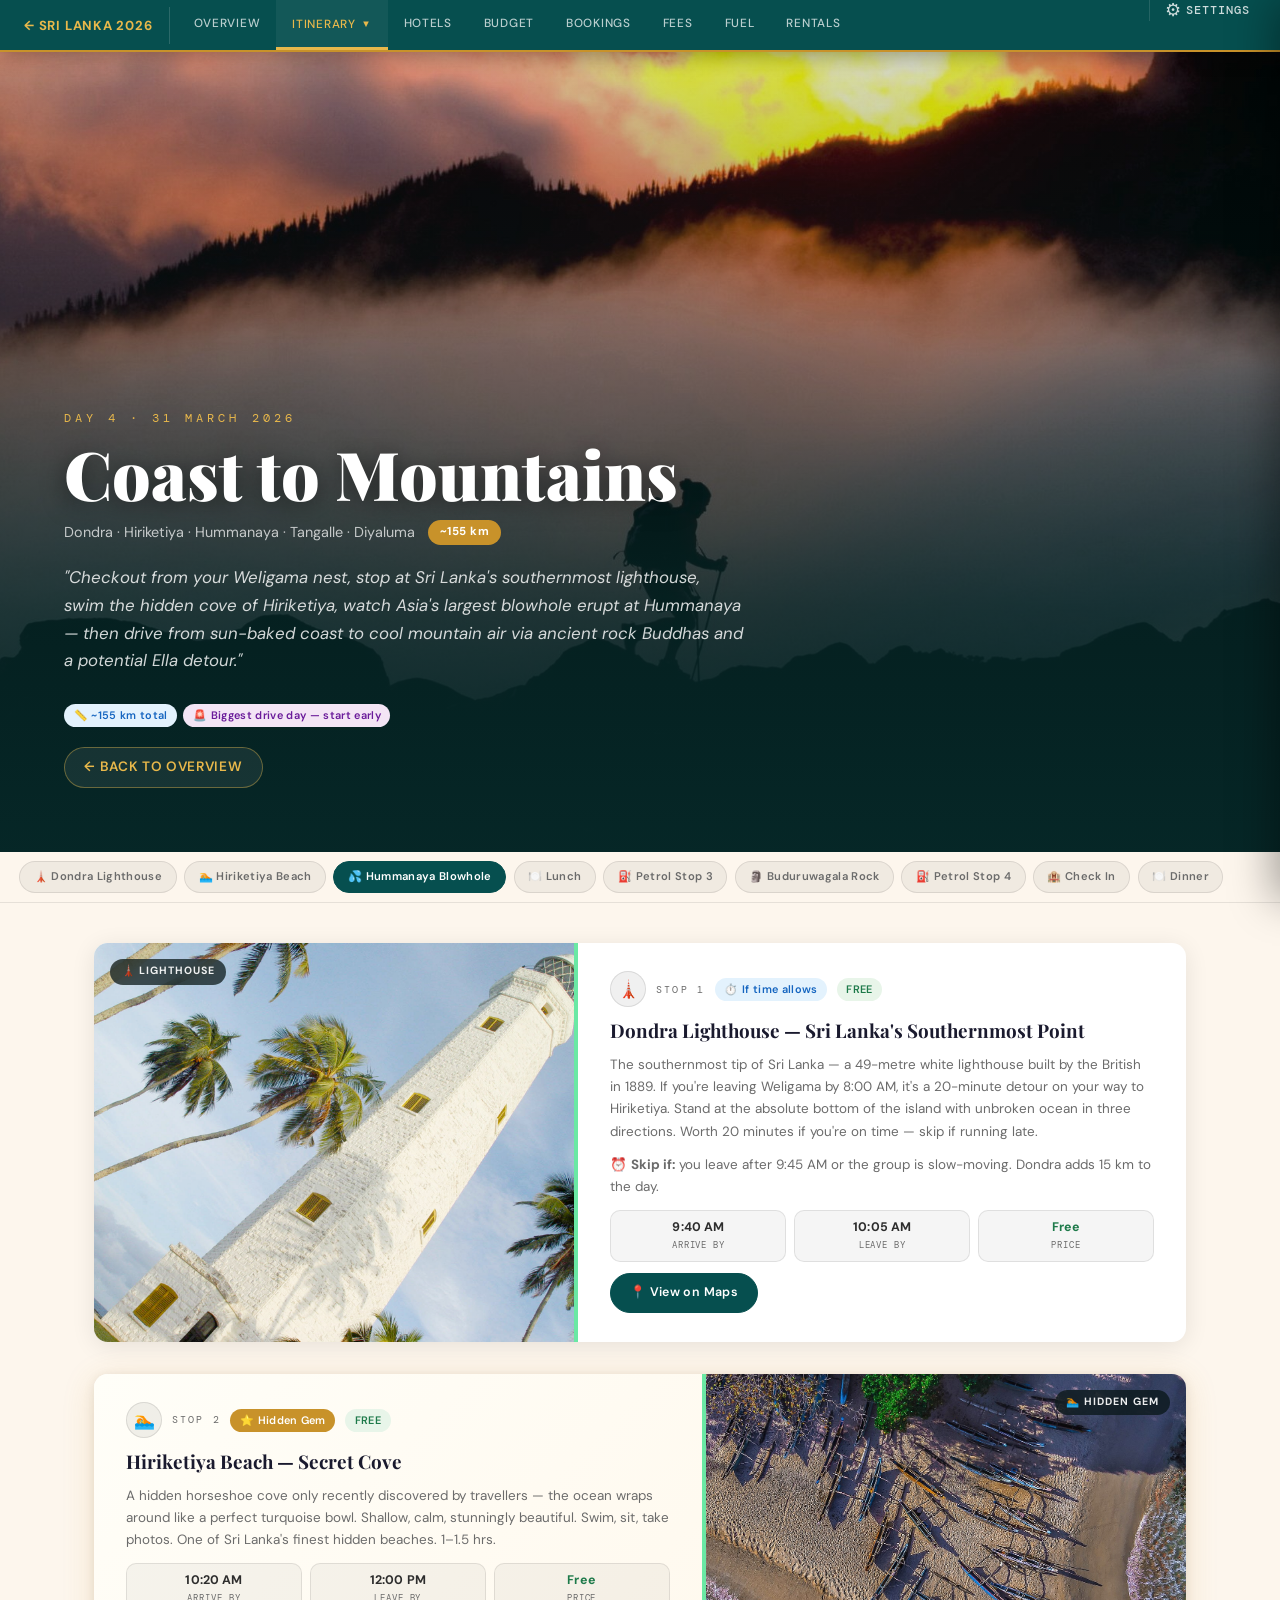
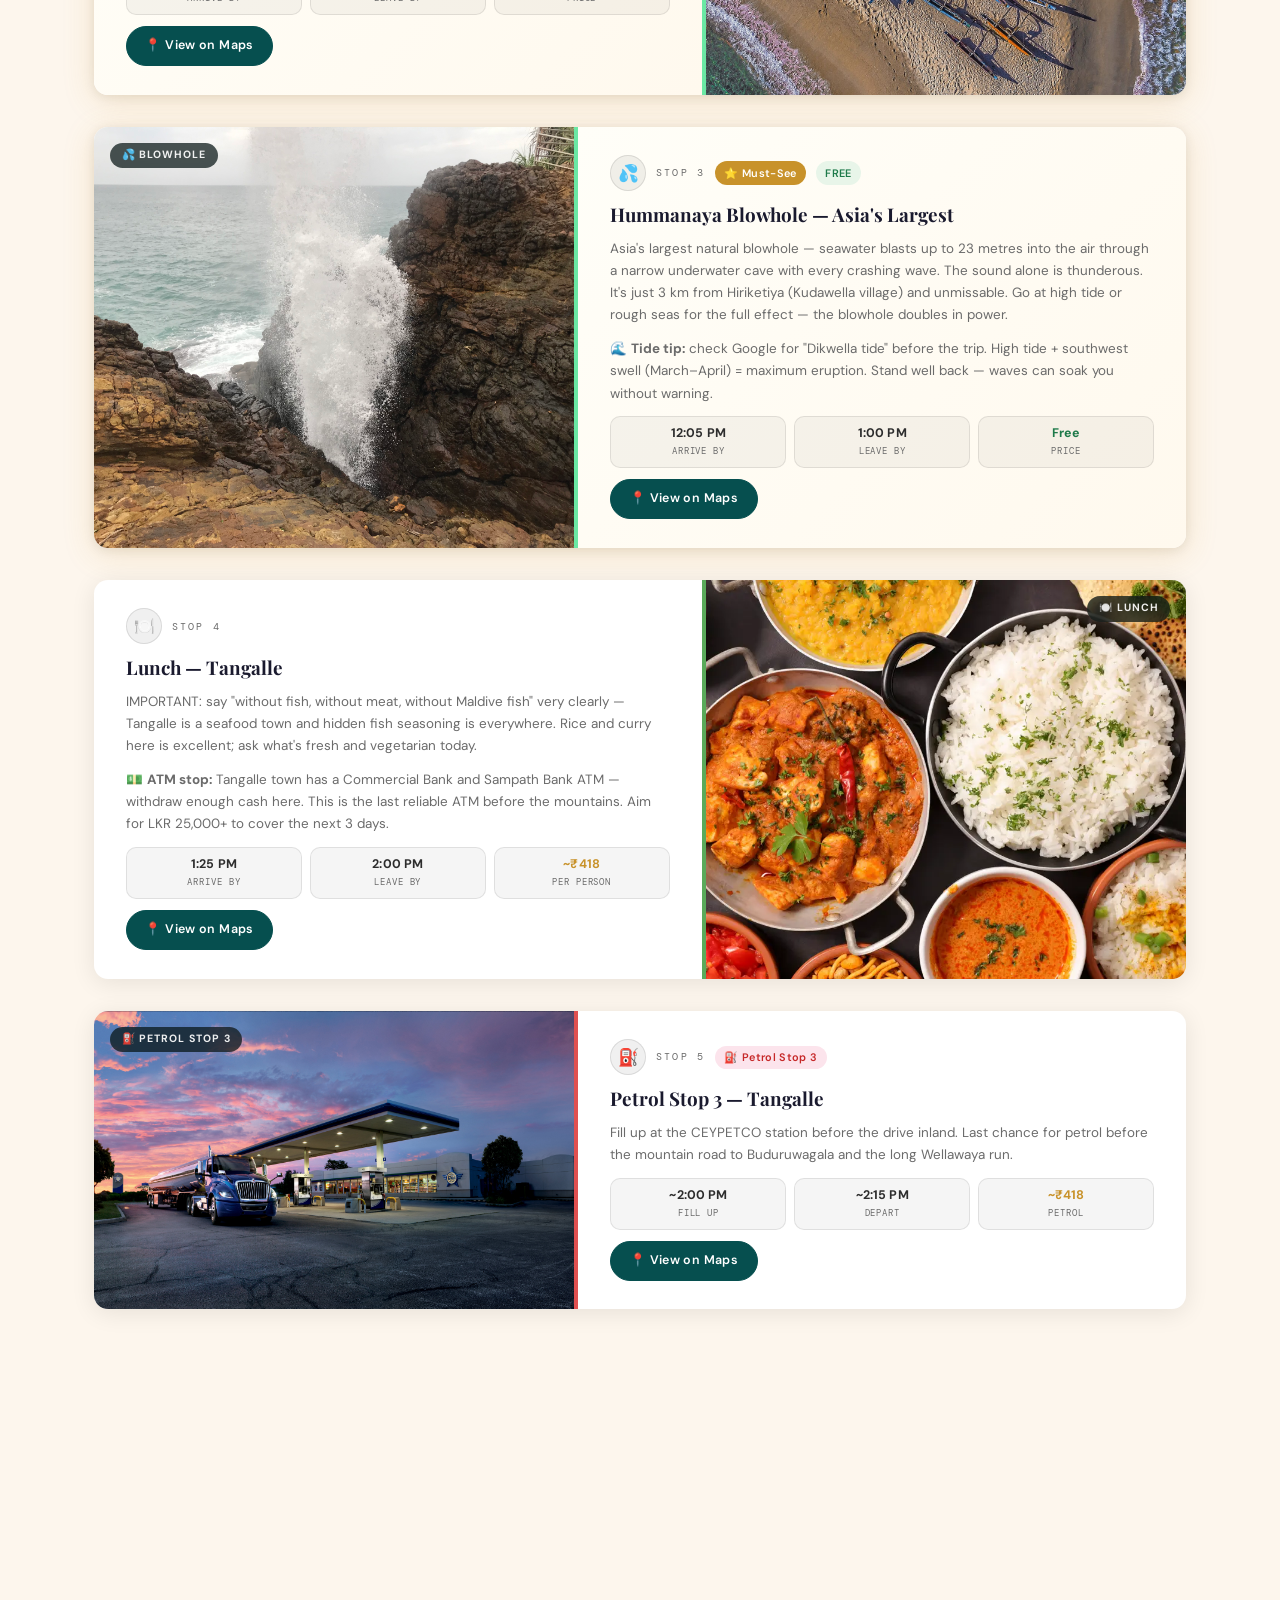
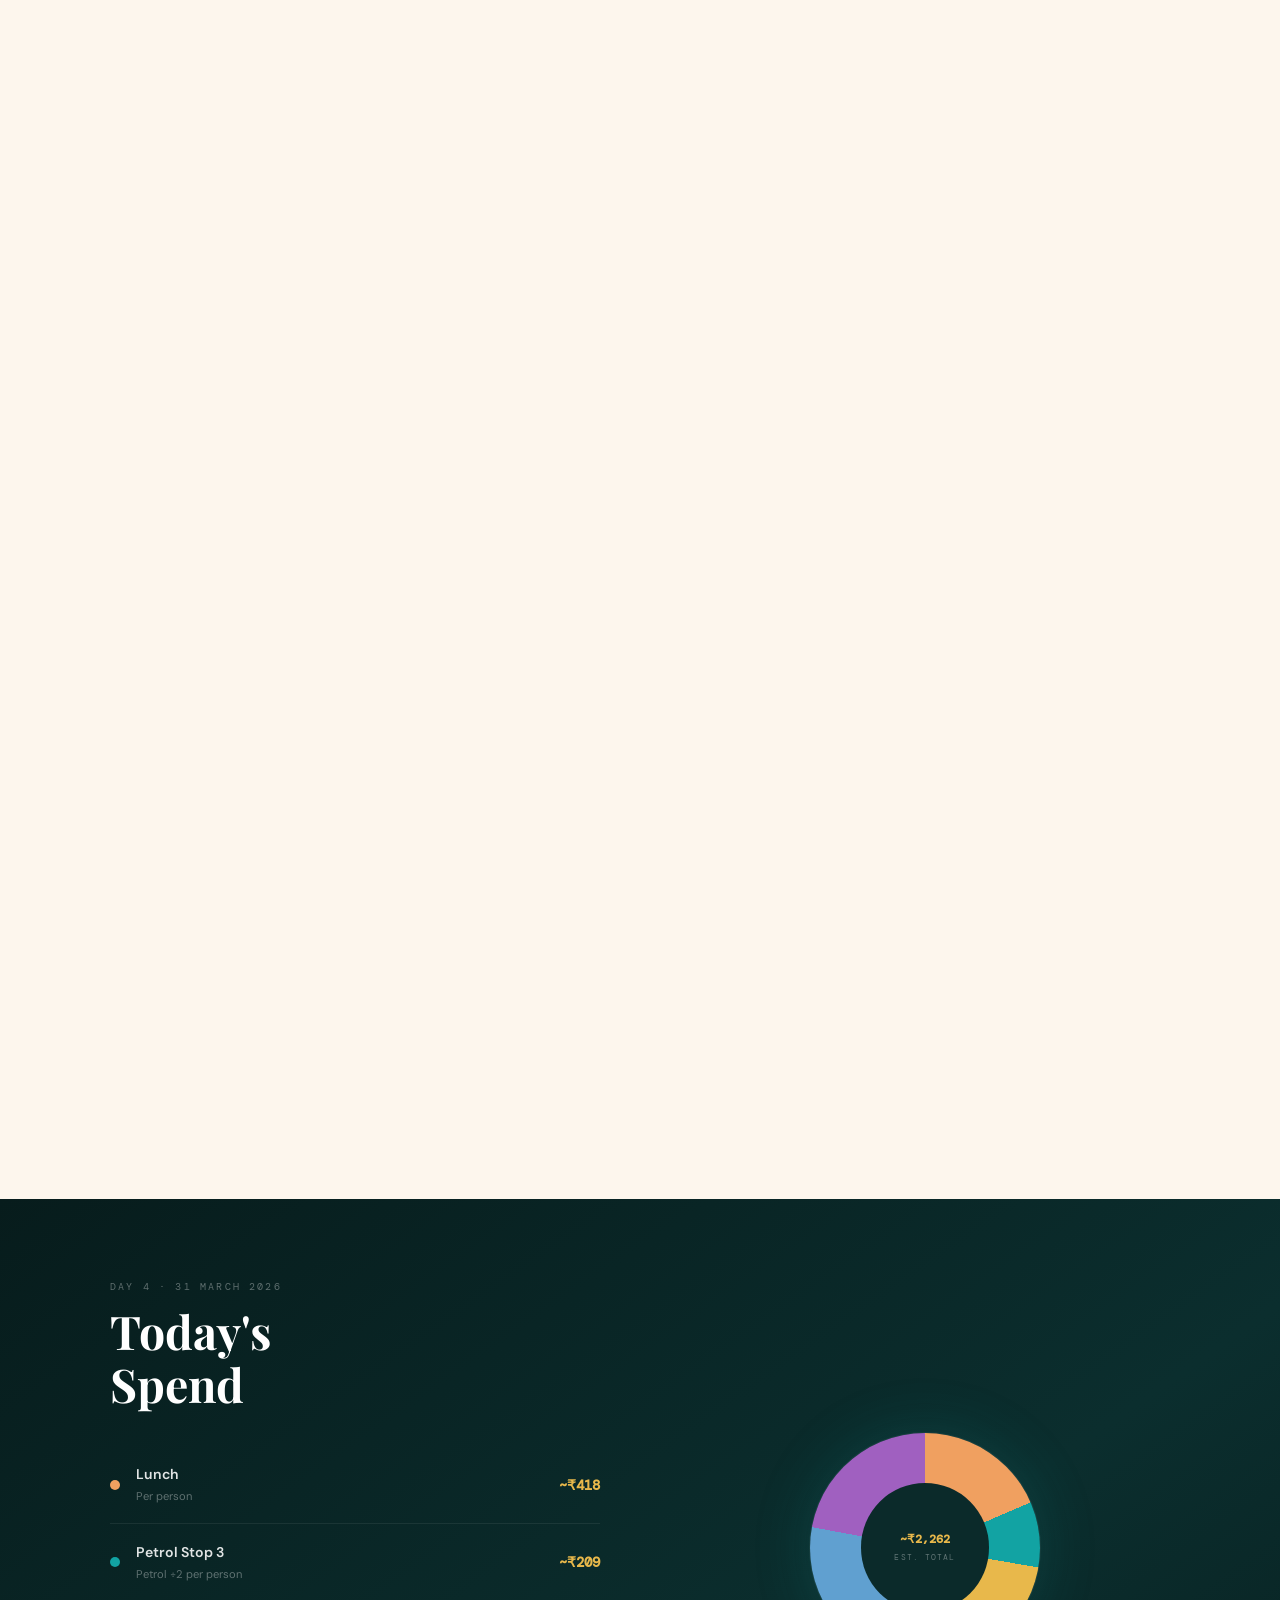
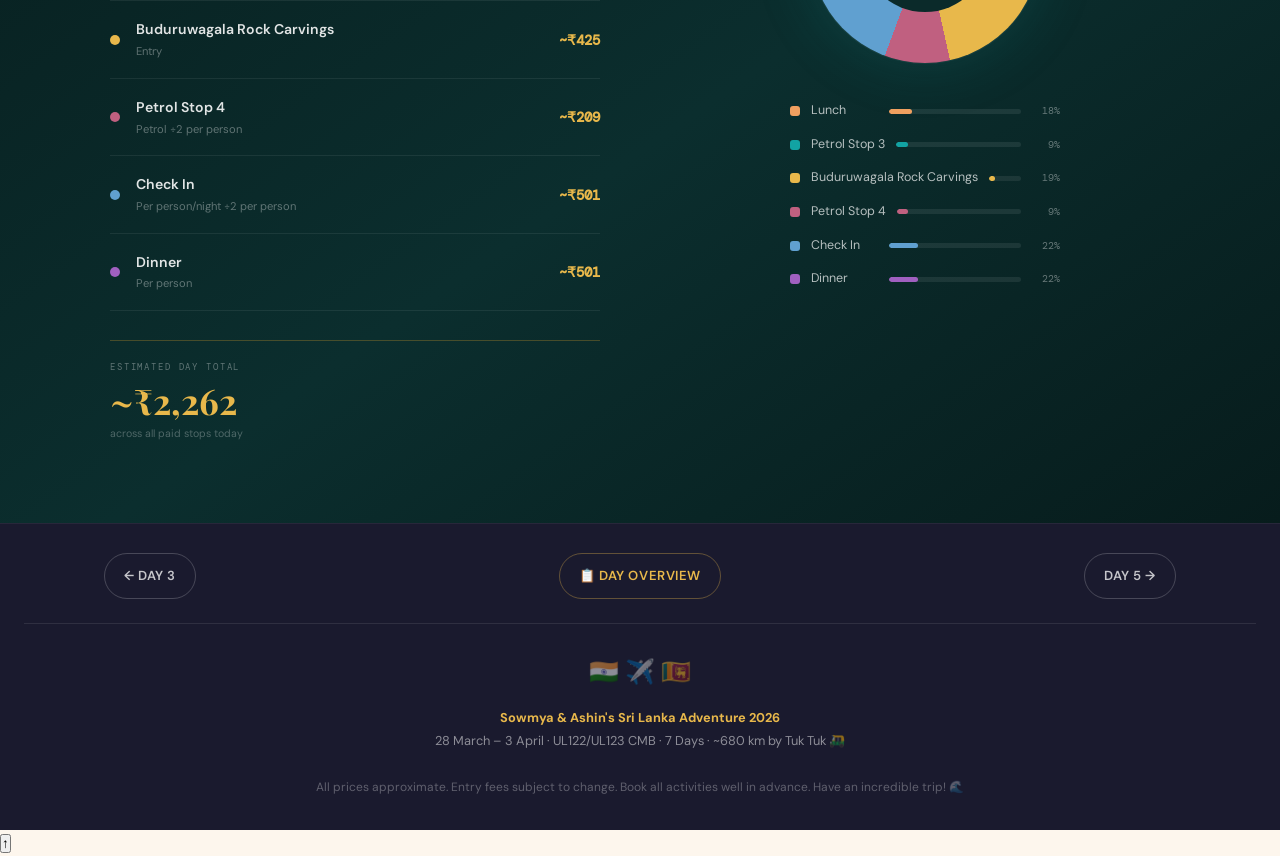
<file: day4.html>
<!DOCTYPE html>
<html lang="en">
<head>
<meta charset="UTF-8">
<meta name="viewport" content="width=device-width, initial-scale=1.0">
<title>Day 4 — Into the Mountains | Sri Lanka 2026</title>
<link rel="preconnect" href="https://fonts.googleapis.com">
<link href="https://fonts.googleapis.com/css2?family=Playfair+Display:ital,wght@0,400;0,700;0,900;1,400;1,700&family=DM+Sans:wght@300;400;500;600&family=DM+Mono:wght@400;500&display=swap" rel="stylesheet">
<link rel="stylesheet" href="day-template.css">
</head>
<body>

<!-- NAV -->
<nav class="site-nav" id="siteNav">
  <div class="nav-brand"><a href="index.html">&#8592; Sri Lanka 2026</a></div>
  <button class="nav-hamburger" id="navToggle" aria-label="Toggle menu">
    <span></span><span></span><span></span>
  </button>
  <div class="nav-links" id="navLinks">
    <a href="index.html#overview">Overview</a>
    <div class="nav-dropdown" id="itinDropdown">
      <button class="nav-dropdown-btn active" id="itinBtn">Itinerary <span class="nav-caret">&#9660;</span></button>
      <div class="nav-dropdown-menu">
        <a href="day1.html">Day 1 &middot; Colombo &rarr; Bentota</a>
        <a href="day2.html">Day 2 &middot; Bentota &rarr; Weligama</a>
        <a href="day3.html">Day 3 &middot; Weligama · Whales &amp; Sunrise</a>
        <a href="day4.html" class="active">Day 4 &middot; Into the Mountains</a>
        <a href="day5.html">Day 5 &middot; Highland Wonders</a>
        <a href="day6.html">Day 6 &middot; The Big Abseil Day</a>
        <a href="day7.html">Day 7 &middot; Rafting &amp; Goodbye</a>
      </div>
    </div>
    <a href="hotels.html">Hotels</a>
    <a href="budget.html">Budget</a>
    <a href="index.html#bookings">Bookings</a>
    <a href="index.html#fees">Fees</a>
    <a href="index.html#fuel">Fuel</a>
    <a href="index.html#tuktuk">Rentals</a>
  </div>
</nav>

<main>

  <!-- ═══════════════════════════════════════════════
       DAY HERO BANNER
  ════════════════════════════════════════════════ -->
  <section class="day-hero" aria-label="Day 4 Overview">
    <div class="day-hero-bg" style="background-image: url('images/common/header.jpg');"></div>
    <div class="day-hero-overlay"></div>
    <div class="day-hero-content">
      <span class="hero-day-label">Day 4 · 31 March 2026</span>
      <h1 class="hero-day-title">Coast to Mountains</h1>
      <div class="hero-route-line">
        Dondra · Hiriketiya · Hummanaya · Tangalle · Diyaluma
        <span class="hero-km-badge">~155 km</span>
      </div>
      <p class="hero-summary">"Checkout from your Weligama nest, stop at Sri Lanka's southernmost lighthouse, swim the hidden cove of Hiriketiya, watch Asia's largest blowhole erupt at Hummanaya — then drive from sun-baked coast to cool mountain air via ancient rock Buddhas and a potential Ella detour."</p>
      <div class="stop-tags" style="margin-bottom:1.2rem">
        <span class="tag tag-km">📏 ~155 km total</span>
        <span class="tag tag-book">🚨 Biggest drive day — start early</span>
      </div>
      <a href="index.html#day4" class="hero-back-link">← Back to Overview</a>
    </div>
  </section>

  <!-- ═══════════════════════════════════════════════
       STICKY STOP NAVIGATION STRIP
  ════════════════════════════════════════════════ -->
  <nav class="stop-strip" id="stopStrip" aria-label="Jump to stop"></nav>

  <!-- ═══════════════════════════════════════════════
       STOP CARDS
  ════════════════════════════════════════════════ -->
  <div class="stop-cards" id="stopCards">

    <div class="stop-card" id="stop-0" data-stop-type="free" data-name="Dondra Lighthouse">
      <div class="stop-card-img-wrap">
        <div class="stop-card-img" style="background-image: url('images/common/loc/dondra.jpg');"></div>
        <div class="stop-card-type-badge">🗼 Lighthouse</div>
      </div>
      <div class="stop-card-content">
        <div class="stop-card-header">
          <span class="stop-icon-pill">🗼</span>
          <span class="stop-card-num">Stop 1</span>
          <span class="tag tag-km">⏱️ If time allows</span>
          <span class="tag tag-free">FREE</span>
        </div>
        <h3 class="stop-title">Dondra Lighthouse — Sri Lanka's Southernmost Point</h3>
        <p class="stop-desc">The southernmost tip of Sri Lanka — a 49-metre white lighthouse built by the British in 1889. If you're leaving Weligama by 8:00 AM, it's a 20-minute detour on your way to Hiriketiya. Stand at the absolute bottom of the island with unbroken ocean in three directions. Worth 20 minutes if you're on time — skip if running late.</p>
        <p class="stop-desc">⏰ <strong>Skip if:</strong> you leave after 9:45 AM or the group is slow-moving. Dondra adds 15 km to the day.</p>
        <div class="stop-stats-row">
          <div class="stop-stat">
            <div class="stop-stat-value">9:40 AM</div>
            <div class="stop-stat-label">Arrive by</div>
          </div>
          <div class="stop-stat">
            <div class="stop-stat-value">10:05 AM</div>
            <div class="stop-stat-label">Leave by</div>
          </div>
          <div class="stop-stat stat-free">
            <div class="stop-stat-value">Free</div>
            <div class="stop-stat-label">Price</div>
          </div>
        </div>
        <a href="https://maps.google.com/?q=Dondra+Lighthouse+Sri+Lanka" target="_blank" class="stop-maps-btn-hero">📍 View on Maps</a>
      </div>
    </div>

    <div class="stop-card highlight" id="stop-1" data-stop-type="free" data-name="Hiriketiya Beach">
      <div class="stop-card-img-wrap">
        <div class="stop-card-img" style="background-image: url('images/common/loc/hiriketiya.jpg');"></div>
        <div class="stop-card-type-badge">🏊 Hidden Gem</div>
      </div>
      <div class="stop-card-content">
        <div class="stop-card-header">
          <span class="stop-icon-pill">🏊</span>
          <span class="stop-card-num">Stop 2</span>
          <span class="tag tag-star">⭐ Hidden Gem</span>
          <span class="tag tag-free">FREE</span>
        </div>
        <h3 class="stop-title">Hiriketiya Beach — Secret Cove</h3>
        <p class="stop-desc">A hidden horseshoe cove only recently discovered by travellers — the ocean wraps around like a perfect turquoise bowl. Shallow, calm, stunningly beautiful. Swim, sit, take photos. One of Sri Lanka's finest hidden beaches. 1–1.5 hrs.</p>
        <div class="stop-stats-row">
          <div class="stop-stat">
            <div class="stop-stat-value">10:20 AM</div>
            <div class="stop-stat-label">Arrive by</div>
          </div>
          <div class="stop-stat">
            <div class="stop-stat-value">12:00 PM</div>
            <div class="stop-stat-label">Leave by</div>
          </div>
          <div class="stop-stat stat-free">
            <div class="stop-stat-value">Free</div>
            <div class="stop-stat-label">Price</div>
          </div>
        </div>
        <a href="https://maps.google.com/?q=Hiriketiya+Beach+Dikwella+Sri+Lanka" target="_blank" class="stop-maps-btn-hero">📍 View on Maps</a>
      </div>
    </div>

    <div class="stop-card highlight" id="stop-2" data-stop-type="free" data-name="Hummanaya Blowhole">
      <div class="stop-card-img-wrap">
        <div class="stop-card-img" style="background-image: url('images/common/loc/hummanaya.jpg');"></div>
        <div class="stop-card-type-badge">💦 Blowhole</div>
      </div>
      <div class="stop-card-content">
        <div class="stop-card-header">
          <span class="stop-icon-pill">💦</span>
          <span class="stop-card-num">Stop 3</span>
          <span class="tag tag-star">⭐ Must-See</span>
          <span class="tag tag-free">FREE</span>
        </div>
        <h3 class="stop-title">Hummanaya Blowhole — Asia's Largest</h3>
        <p class="stop-desc">Asia's largest natural blowhole — seawater blasts up to 23 metres into the air through a narrow underwater cave with every crashing wave. The sound alone is thunderous. It's just 3 km from Hiriketiya (Kudawella village) and unmissable. Go at high tide or rough seas for the full effect — the blowhole doubles in power.</p>
        <p class="stop-desc">🌊 <strong>Tide tip:</strong> check Google for "Dikwella tide" before the trip. High tide + southwest swell (March–April) = maximum eruption. Stand well back — waves can soak you without warning.</p>
        <div class="stop-stats-row">
          <div class="stop-stat">
            <div class="stop-stat-value">12:05 PM</div>
            <div class="stop-stat-label">Arrive by</div>
          </div>
          <div class="stop-stat">
            <div class="stop-stat-value">1:00 PM</div>
            <div class="stop-stat-label">Leave by</div>
          </div>
          <div class="stop-stat stat-free">
            <div class="stop-stat-value">Free</div>
            <div class="stop-stat-label">Price</div>
          </div>
        </div>
        <a href="https://maps.google.com/?q=Hummanaya+Blowhole+Kudawella+Sri+Lanka" target="_blank" class="stop-maps-btn-hero">📍 View on Maps</a>
      </div>
    </div>

    <div class="stop-card" id="stop-3" data-stop-type="food" data-name="Lunch — Tangalle">
      <div class="stop-card-img-wrap">
        <div class="stop-card-img" style="background-image: url('images/common/food.webp');"></div>
        <div class="stop-card-type-badge">🍽️ Lunch</div>
      </div>
      <div class="stop-card-content">
        <div class="stop-card-header">
          <span class="stop-icon-pill">🍽️</span>
          <span class="stop-card-num">Stop 4</span>
        </div>
        <h3 class="stop-title">Lunch — Tangalle</h3>
        <p class="stop-desc">IMPORTANT: say "without fish, without meat, without Maldive fish" very clearly — Tangalle is a seafood town and hidden fish seasoning is everywhere. Rice and curry here is excellent; ask what's fresh and vegetarian today.</p>
        <p class="stop-desc">💵 <strong>ATM stop:</strong> Tangalle town has a Commercial Bank and Sampath Bank ATM — withdraw enough cash here. This is the last reliable ATM before the mountains. Aim for LKR 25,000+ to cover the next 3 days.</p>
        <div class="stop-stats-row">
          <div class="stop-stat">
            <div class="stop-stat-value">1:25 PM</div>
            <div class="stop-stat-label">Arrive by</div>
          </div>
          <div class="stop-stat">
            <div class="stop-stat-value">2:00 PM</div>
            <div class="stop-stat-label">Leave by</div>
          </div>
          <div class="stop-stat stat-paid">
            <div class="stop-stat-value" data-price-usd="5.00">~₹430</div>
            <div class="stop-stat-label">Per person</div>
          </div>
        </div>
        <a href="https://maps.google.com/?q=Tangalle+town+restaurant+Sri+Lanka" target="_blank" class="stop-maps-btn-hero">📍 View on Maps</a>
      </div>
    </div>

    <div class="stop-card" id="stop-4" data-stop-type="petrol" data-name="Petrol Stop 3 — Tangalle">
      <div class="stop-card-img-wrap">
        <div class="stop-card-img" style="background-image: url('images/common/petrol-pump.jpg');"></div>
        <div class="stop-card-type-badge">⛽ Petrol Stop 3</div>
      </div>
      <div class="stop-card-content">
        <div class="stop-card-header">
          <span class="stop-icon-pill">⛽</span>
          <span class="stop-card-num">Stop 5</span>
          <span class="tag tag-petrol">⛽ Petrol Stop 3</span>
        </div>
        <h3 class="stop-title">Petrol Stop 3 — Tangalle</h3>
        <p class="stop-desc">Fill up at the CEYPETCO station before the drive inland. Last chance for petrol before the mountain road to Buduruwagala and the long Wellawaya run.</p>
        <div class="stop-stats-row">
          <div class="stop-stat">
            <div class="stop-stat-value">~2:00 PM</div>
            <div class="stop-stat-label">Fill up</div>
          </div>
          <div class="stop-stat">
            <div class="stop-stat-value">~2:15 PM</div>
            <div class="stop-stat-label">Depart</div>
          </div>
          <div class="stop-stat stat-paid">
            <div class="stop-stat-value" data-price-usd="5.00">~₹430</div>
            <div class="stop-stat-label">Petrol</div>
          </div>
        </div>
        <a href="https://maps.google.com/?q=CEYPETCO+Tangalle+Sri+Lanka" target="_blank" class="stop-maps-btn-hero">📍 View on Maps</a>
      </div>
    </div>

    <div class="stop-card" id="stop-5" data-stop-type="paid" data-name="Buduruwagala">
      <div class="stop-card-img-wrap">
        <div class="stop-card-img" style="background-image: url('images/common/loc/buduruwagala.jpg');"></div>
        <div class="stop-card-type-badge">🗿 Rock Carvings</div>
      </div>
      <div class="stop-card-content">
        <div class="stop-card-header">
          <span class="stop-icon-pill">🗿</span>
          <span class="stop-card-num">Stop 6</span>
          <span class="tag tag-book">📅 1,200 years old</span>
        </div>
        <h3 class="stop-title">Buduruwagala Rock Carvings</h3>
        <p class="stop-desc">Seven giant Buddhas carved directly into a jungle rock face 1,200 years ago. The central standing Buddha is 15 metres tall — hidden at the end of a quiet forest path. Genuinely moving to stand before ancient stone this magnificent.</p>
        <div class="stop-stats-row">
          <div class="stop-stat">
            <div class="stop-stat-value">3:55 PM</div>
            <div class="stop-stat-label">Arrive by</div>
          </div>
          <div class="stop-stat">
            <div class="stop-stat-value">5:00 PM</div>
            <div class="stop-stat-label">Leave by</div>
          </div>
          <div class="stop-stat stat-paid">
            <div class="stop-stat-value" data-price-usd="5.09">~₹425</div>
            <div class="stop-stat-label">Entry</div>
          </div>
        </div>
        <a href="https://maps.google.com/?q=Buduruwagala+Sri+Lanka" target="_blank" class="stop-maps-btn-hero">📍 View on Maps</a>
      </div>
    </div>

    <div class="stop-card" id="stop-6" data-stop-type="petrol" data-name="Petrol Stop 4 — Wellawaya">
      <div class="stop-card-img-wrap">
        <div class="stop-card-img" style="background-image: url('images/common/petrol-pump.jpg');"></div>
        <div class="stop-card-type-badge">⛽ Petrol Stop 4</div>
      </div>
      <div class="stop-card-content">
        <div class="stop-card-header">
          <span class="stop-icon-pill">⛽</span>
          <span class="stop-card-num">Stop 7</span>
          <span class="tag tag-petrol">⛽ Petrol Stop 4</span>
        </div>
        <h3 class="stop-title">Petrol Stop 4 — Wellawaya</h3>
        <p class="stop-desc">Wellawaya is the junction town right next to Buduruwagala — fill up here on your way back to the main road. This is critical: next petrol is Hatton on Day 5, ~130 km away through mountain roads. Don't skip this stop.</p>
        <div class="stop-stats-row">
          <div class="stop-stat">
            <div class="stop-stat-value">~5:10 PM</div>
            <div class="stop-stat-label">Fill up</div>
          </div>
          <div class="stop-stat">
            <div class="stop-stat-value">~5:25 PM</div>
            <div class="stop-stat-label">Depart</div>
          </div>
          <div class="stop-stat stat-paid">
            <div class="stop-stat-value" data-price-usd="5.00">~₹430</div>
            <div class="stop-stat-label">Petrol</div>
          </div>
        </div>
        <a href="https://maps.google.com/?q=CEYPETCO+Wellawaya+Sri+Lanka" target="_blank" class="stop-maps-btn-hero">📍 View on Maps</a>
      </div>
    </div>

    <div class="stop-card" id="stop-7" data-stop-type="hotel" data-name="Check In — Nature Hub Koslanda" data-budget-usd="24.00" data-budget-shared="2">
      <div class="stop-card-img-wrap">
        <div class="stop-card-img" style="background-image: url('images/day4/photo2.jpg');"></div>
        <div class="stop-card-type-badge">🏨 Check In</div>
      </div>
      <div class="stop-card-content">
        <div class="stop-card-header">
          <span class="stop-icon-pill">🏨</span>
          <span class="stop-card-num">Stop 8</span>
          <span class="tag tag-book">🏨 Check In</span>
        </div>
        <h3 class="stop-title">Check In — Nature Hub Koslanda</h3>
        <p class="stop-desc">Arrive at Nature Hub Koslanda — a peaceful guesthouse perched near Sri Lanka's second-tallest waterfall. Eat early, sleep early. Tomorrow starts at 6:30 AM with the upper infinity pools — the most spectacular swim of the trip.</p>
        <div class="stop-stats-row">
          <div class="stop-stat">
            <div class="stop-stat-value">~6:05 PM</div>
            <div class="stop-stat-label">Arrive</div>
          </div>
          <div class="stop-stat">
            <div class="stop-stat-value">25 km · 40 min</div>
            <div class="stop-stat-label">From Wellawaya</div>
          </div>
          <div class="stop-stat stat-paid">
            <div class="stop-stat-value" data-price-usd="12.00">~₹1,004</div>
            <div class="stop-stat-label">Per person/night</div>
          </div>
        </div>
        <a href="https://maps.google.com/?q=Nature+Hub+Koslanda+Sri+Lanka" target="_blank" class="stop-maps-btn-hero">📍 View on Maps</a>
      </div>
    </div>

    <div class="stop-card" id="stop-8" data-stop-type="food" data-name="Dinner — Nature Hub Koslanda">
      <div class="stop-card-img-wrap">
        <div class="stop-card-img" style="background-image: url('images/common/food.webp');"></div>
        <div class="stop-card-type-badge">🍽️ Dinner</div>
      </div>
      <div class="stop-card-content">
        <div class="stop-card-header">
          <span class="stop-icon-pill">🍽️</span>
          <span class="stop-card-num">Stop 9</span>
          <span class="tag tag-book">📞 Book with hotel</span>
        </div>
        <h3 class="stop-title">Dinner — Nature Hub Koslanda</h3>
        <p class="stop-desc">Nature Hub serves dinner in-house — request it when you check in or call ahead. This is the most remote night of the trip; there are no restaurants nearby. Simple Sri Lankan home cooking, eaten early. Tomorrow's 6:30 AM Diyaluma start means lights out by 9:30 PM at the latest.</p>
        <div class="stop-stats-row">
          <div class="stop-stat">
            <div class="stop-stat-value">7:05 PM</div>
            <div class="stop-stat-label">Dinner time</div>
          </div>
          <div class="stop-stat">
            <div class="stop-stat-value">8:35 PM</div>
            <div class="stop-stat-label">Done by</div>
          </div>
          <div class="stop-stat stat-paid">
            <div class="stop-stat-value" data-price-usd="6.00">~₹502</div>
            <div class="stop-stat-label">Per person</div>
          </div>
        </div>
        <a href="https://maps.google.com/?q=Nature+Hub+Koslanda+Sri+Lanka" target="_blank" class="stop-maps-btn-hero">📍 View on Maps</a>
      </div>
    </div>

    <!-- Hotel card injected here by hotel-data.js -->

  </div><!-- /stop-cards -->

  <!-- ═══════════════════════════════════════════════
       DAY SPEND — full-screen budget breakdown
  ════════════════════════════════════════════════ -->
  <section class="day-spend-section" id="daySpend">
    <div class="day-spend-inner">

      <!-- ── Left: itemised expenses ── -->
      <div class="spend-left">
        <div class="spend-eyebrow">Day 4 · 31 March 2026</div>
        <h2 class="spend-heading">Today's<br>Spend</h2>

        <!-- auto-populated by initDaySpend() from carousel paid stops -->
        <div class="spend-items"></div>

        <div class="spend-total-row">
          <div class="spend-total-label">Estimated Day Total</div>
          <div class="spend-total-amount"></div>
          <div class="spend-total-note">across all paid stops today</div>
        </div>
      </div>

      <!-- ── Right: donut chart ── -->
      <div class="spend-right">
        <div class="spend-donut-wrap">
          <div class="spend-donut"></div>
          <div class="spend-donut-hole">
            <div class="donut-center-val"></div>
            <div class="donut-center-lbl">est. total</div>
          </div>
        </div>

        <!-- auto-populated legend -->
        <div class="spend-legend"></div>
      </div>

    </div>
  </section><!-- /day-spend -->


</main>

<footer class="site-footer">
  <div class="day-nav-footer">
  <div class="day-nav-footer-inner">
    <a href="day3.html" class="nav-btn">← Day 3</a>
    <a href="index.html#day4" class="nav-btn overview-btn">📋 Day Overview</a>
    <a href="day5.html" class="nav-btn">Day 5 →</a>
  </div>
  </div>
  <div style="font-size:1.5rem;margin-bottom:0.8rem;">🇮🇳 ✈️ 🇱🇰</div>
  <strong>Sowmya &amp; Ashin's Sri Lanka Adventure 2026</strong><br>
  28 March – 3 April · UL122/UL123 CMB · 7 Days · ~680 km by Tuk Tuk 🛺<br><br>
  <span style="font-size:0.75rem;opacity:0.6;">All prices approximate. Entry fees subject to change. Book all activities well in advance. Have an incredible trip! 🌊</span>
</footer>

<script>
(function () {
  var toggle   = document.getElementById('navToggle');
  var navLinks = document.getElementById('navLinks');
  var dropdown = document.getElementById('itinDropdown');
  var dropBtn  = document.getElementById('itinBtn');

  function closeAll() {
    if (navLinks) navLinks.classList.remove('open');
    if (toggle)   toggle.classList.remove('open');
    if (dropdown) dropdown.classList.remove('open');
  }

  if (toggle) {
    toggle.addEventListener('click', function (e) {
      e.stopPropagation();
      var isOpen = navLinks.classList.toggle('open');
      toggle.classList.toggle('open', isOpen);
      if (!isOpen && dropdown) dropdown.classList.remove('open');
    });
  }

  if (dropBtn) {
    dropBtn.addEventListener('click', function (e) {
      e.stopPropagation();
      dropdown.classList.toggle('open');
    });
  }

  if (navLinks) {
    navLinks.querySelectorAll('a').forEach(function (a) {
      a.addEventListener('click', function () { closeAll(); });
    });
  }

  document.addEventListener('click', function (e) {
    var nav = document.getElementById('siteNav');
    if (nav && !nav.contains(e.target)) closeAll();
  });
})();
</script>
<script src="hotel-data.js"></script>
<script src="currency.js"></script>
<script src="interactions.js"></script>
</body>
</html>
</file>
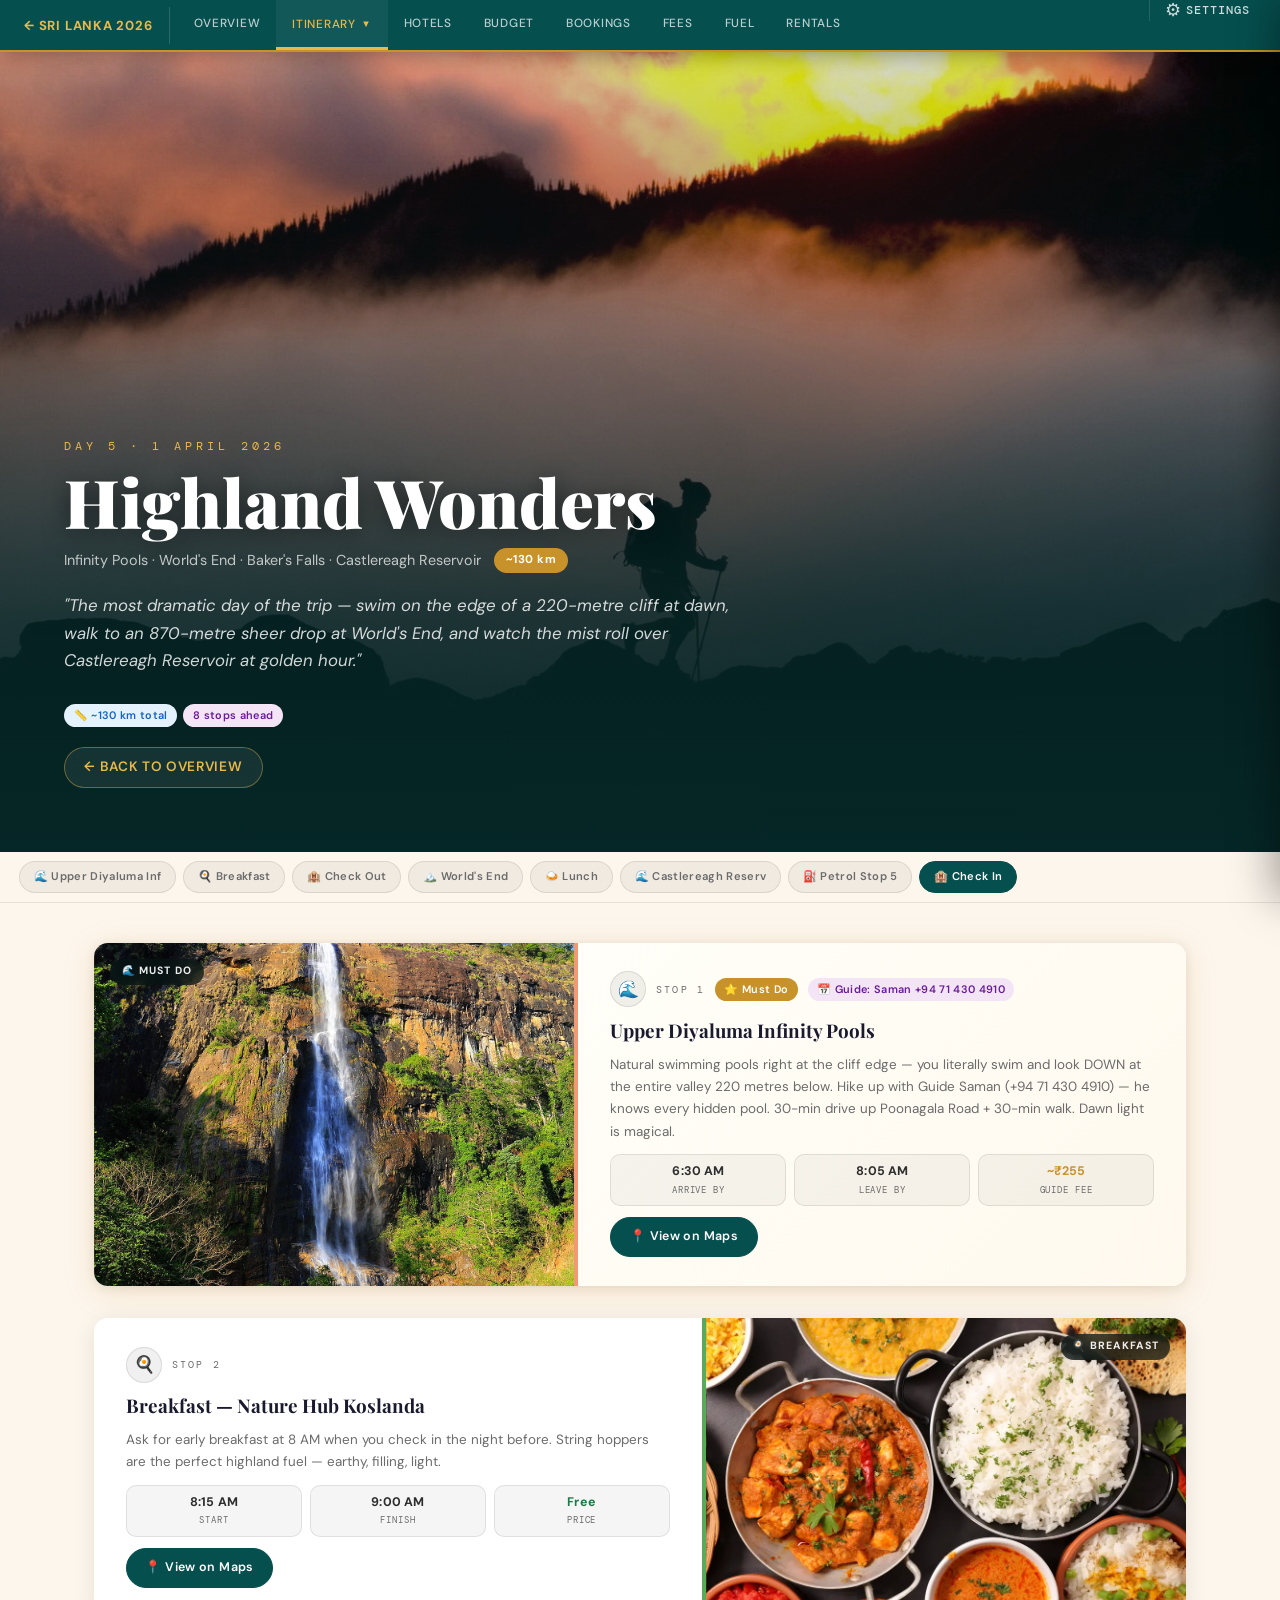
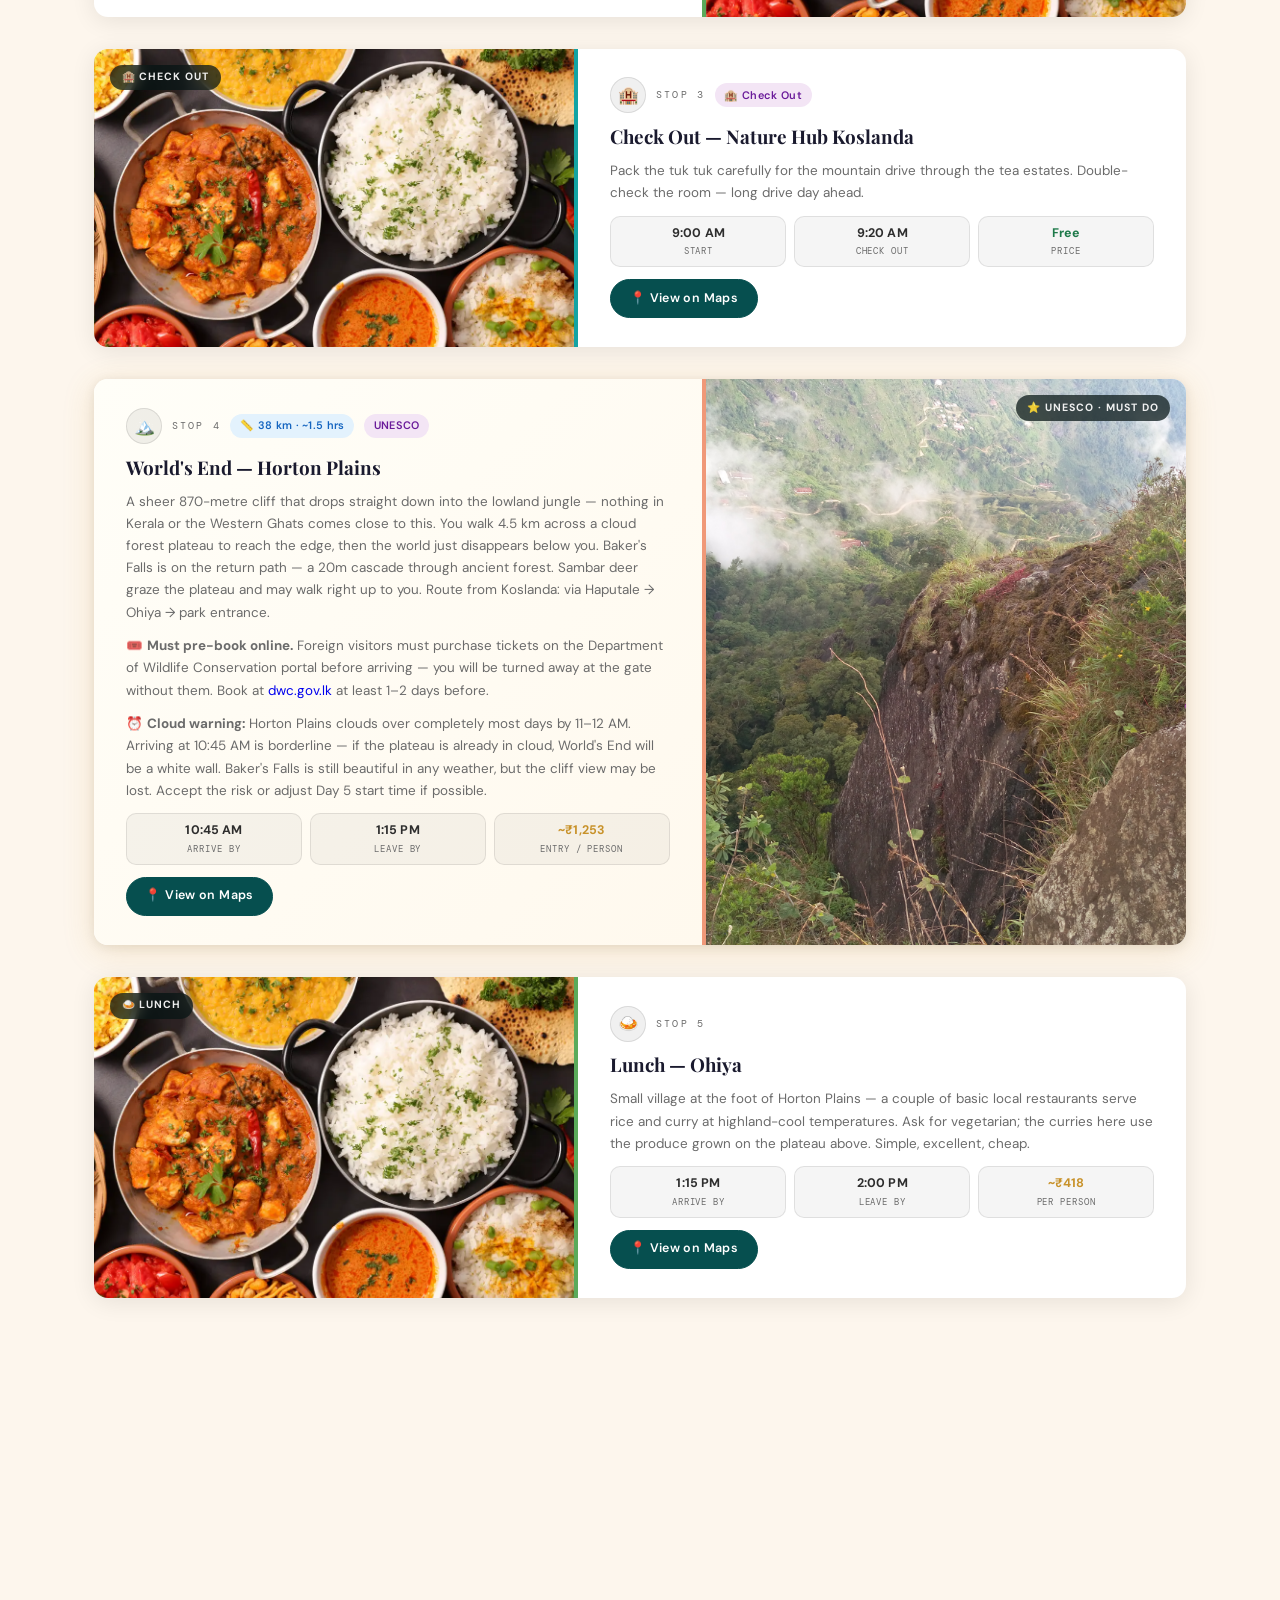
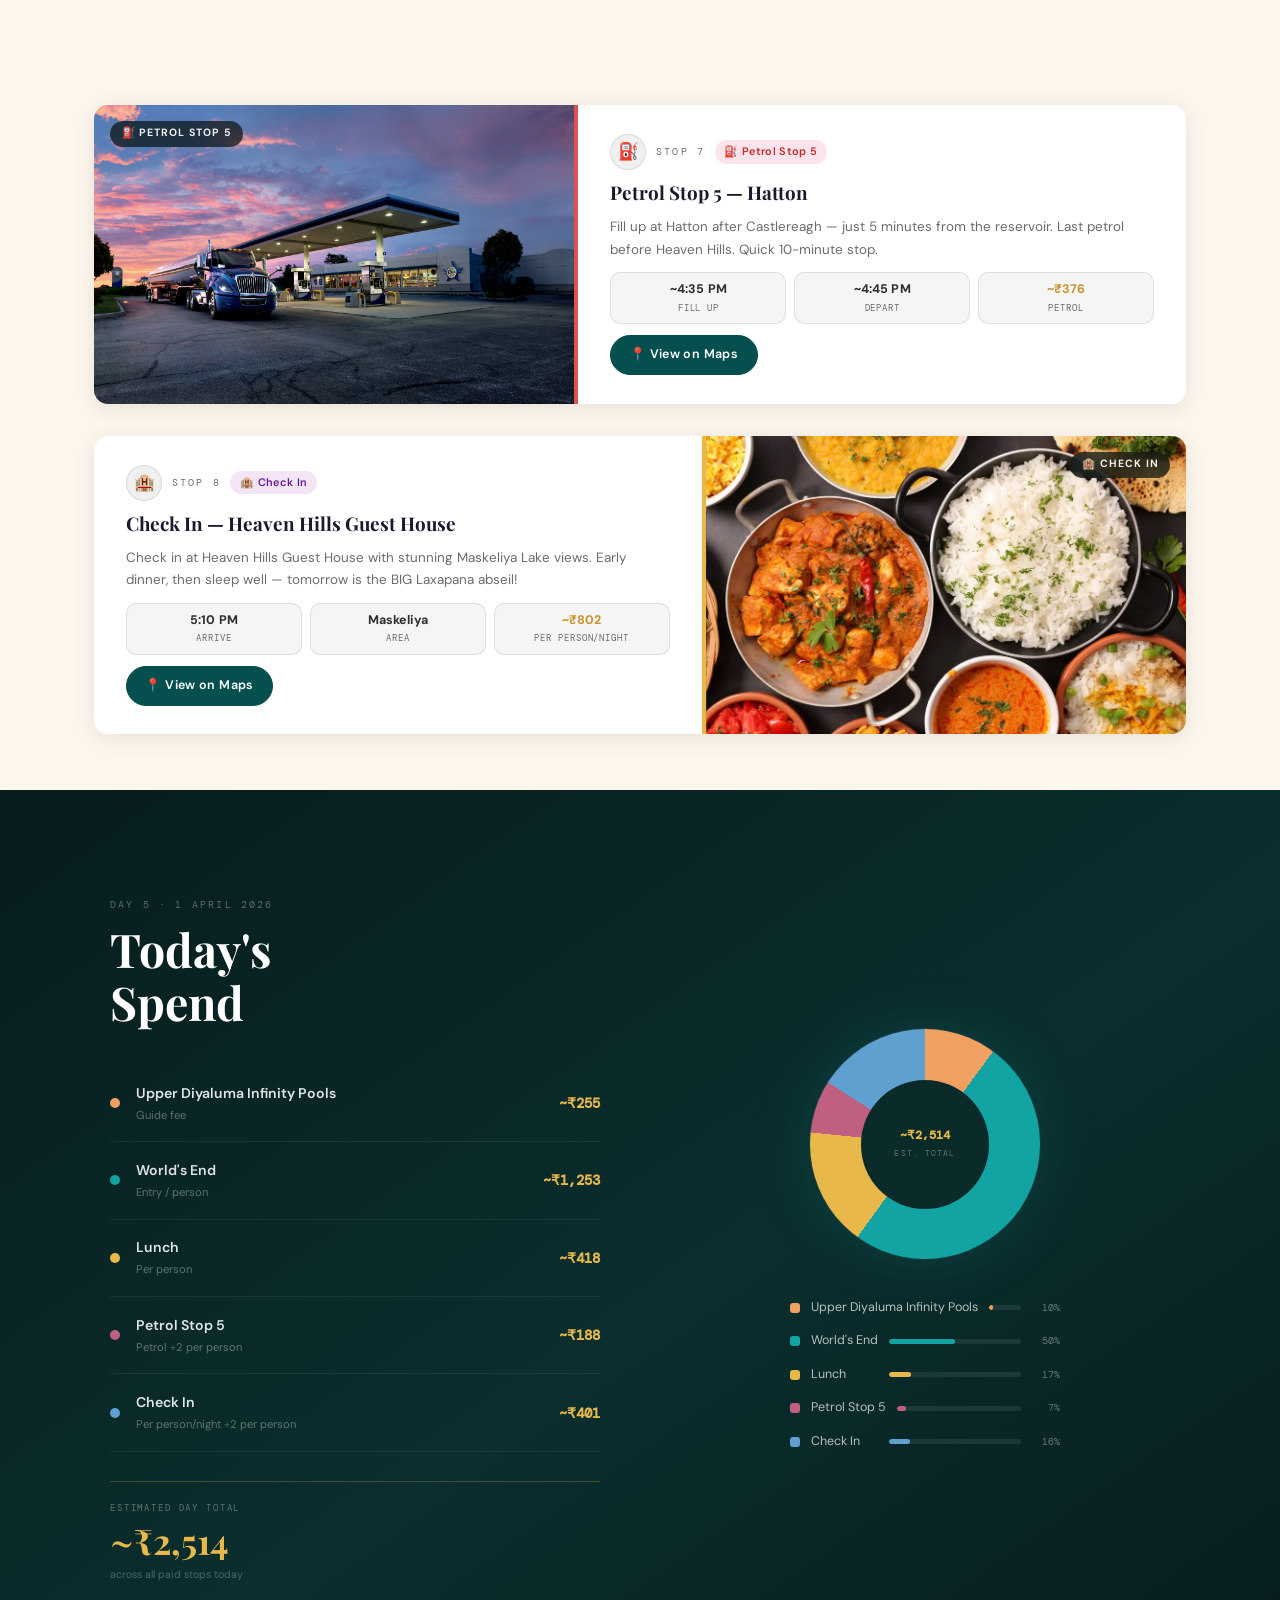
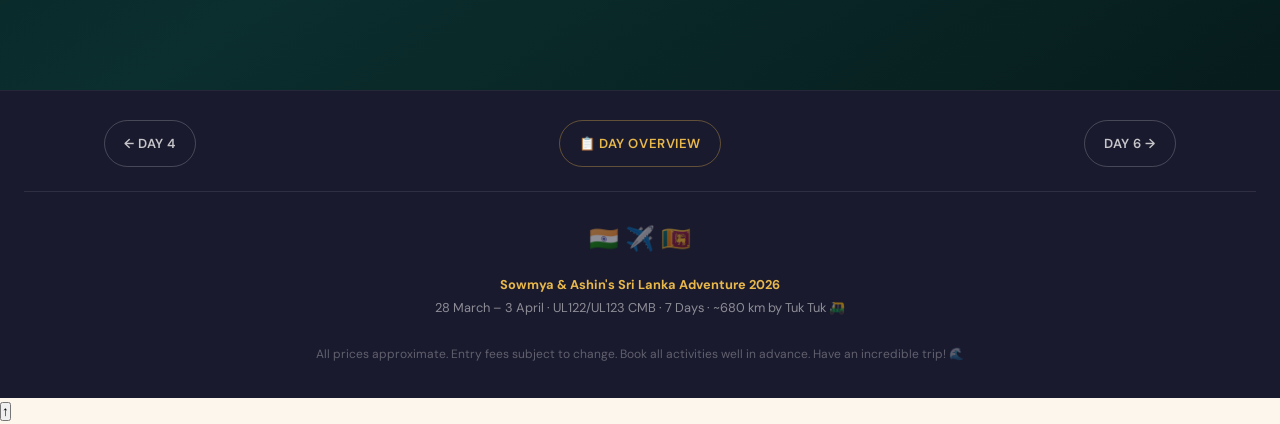
<file: day5.html>
<!DOCTYPE html>
<html lang="en">
<head>
<meta charset="UTF-8">
<meta name="viewport" content="width=device-width, initial-scale=1.0">
<title>Day 5 — Highland Wonders | Sri Lanka 2026</title>
<link rel="preconnect" href="https://fonts.googleapis.com">
<link href="https://fonts.googleapis.com/css2?family=Playfair+Display:ital,wght@0,400;0,700;0,900;1,400;1,700&family=DM+Sans:wght@300;400;500;600&family=DM+Mono:wght@400;500&display=swap" rel="stylesheet">
<link rel="stylesheet" href="day-template.css">
</head>
<body>

<!-- NAV -->
<nav class="site-nav" id="siteNav">
  <div class="nav-brand"><a href="index.html">&#8592; Sri Lanka 2026</a></div>
  <button class="nav-hamburger" id="navToggle" aria-label="Toggle menu">
    <span></span><span></span><span></span>
  </button>
  <div class="nav-links" id="navLinks">
    <a href="index.html#overview">Overview</a>
    <div class="nav-dropdown" id="itinDropdown">
      <button class="nav-dropdown-btn active" id="itinBtn">Itinerary <span class="nav-caret">&#9660;</span></button>
      <div class="nav-dropdown-menu">
        <a href="day1.html">Day 1 &middot; Colombo &rarr; Bentota</a>
        <a href="day2.html">Day 2 &middot; Bentota &rarr; Weligama</a>
        <a href="day3.html">Day 3 &middot; Weligama · Whales &amp; Sunrise</a>
        <a href="day4.html">Day 4 &middot; Into the Mountains</a>
        <a href="day5.html" class="active">Day 5 &middot; Highland Wonders</a>
        <a href="day6.html">Day 6 &middot; The Big Abseil Day</a>
        <a href="day7.html">Day 7 &middot; Rafting &amp; Goodbye</a>
      </div>
    </div>
    <a href="hotels.html">Hotels</a>
    <a href="budget.html">Budget</a>
    <a href="index.html#bookings">Bookings</a>
    <a href="index.html#fees">Fees</a>
    <a href="index.html#fuel">Fuel</a>
    <a href="index.html#tuktuk">Rentals</a>
  </div>
</nav>

<!-- MAIN CONTENT -->
<main>

  <!-- ═══════════════════════════════════════════════
       DAY HERO BANNER
  ════════════════════════════════════════════════ -->
  <section class="day-hero" aria-label="Day 5 Overview">
    <div class="day-hero-bg" style="background-image: url('images/common/header.jpg');"></div>
    <div class="day-hero-overlay"></div>
    <div class="day-hero-content">
      <span class="hero-day-label">Day 5 · 1 April 2026</span>
      <h1 class="hero-day-title">Highland Wonders</h1>
      <div class="hero-route-line">
        Infinity Pools · World's End · Baker's Falls · Castlereagh Reservoir
        <span class="hero-km-badge">~130 km</span>
      </div>
      <p class="hero-summary">"The most dramatic day of the trip — swim on the edge of a 220-metre cliff at dawn, walk to an 870-metre sheer drop at World's End, and watch the mist roll over Castlereagh Reservoir at golden hour."</p>
      <div class="stop-tags" style="margin-bottom:1.2rem">
        <span class="tag tag-km">📏 ~130 km total</span>
        <span class="tag tag-book">8 stops ahead</span>
      </div>
      <a href="index.html#day5" class="hero-back-link">← Back to Overview</a>
    </div>
  </section>

  <!-- ═══════════════════════════════════════════════
       STICKY STOP NAVIGATION STRIP
  ════════════════════════════════════════════════ -->
  <nav class="stop-strip" id="stopStrip" aria-label="Jump to stop"></nav>

  <!-- ═══════════════════════════════════════════════
       STOP CARDS
  ════════════════════════════════════════════════ -->
  <div class="stop-cards" id="stopCards">

    <div class="stop-card highlight" id="stop-0" data-stop-type="paid" data-name="Upper Diyaluma Infinity Pools">
      <div class="stop-card-img-wrap">
        <div class="stop-card-img" style="background-image: url('images/day5/photo1.jpg');"></div>
        <div class="stop-card-type-badge">🌊 Must Do</div>
      </div>
      <div class="stop-card-content">
        <div class="stop-card-header">
          <span class="stop-icon-pill">🌊</span>
          <span class="stop-card-num">Stop 1</span>
          <span class="tag tag-star">⭐ Must Do</span>
          <span class="tag tag-book">📅 Guide: Saman +94 71 430 4910</span>
        </div>
        <h3 class="stop-title">Upper Diyaluma Infinity Pools</h3>
        <p class="stop-desc">Natural swimming pools right at the cliff edge — you literally swim and look DOWN at the entire valley 220 metres below. Hike up with Guide Saman (+94 71 430 4910) — he knows every hidden pool. 30-min drive up Poonagala Road + 30-min walk. Dawn light is magical.</p>
        <div class="stop-stats-row">
          <div class="stop-stat">
            <div class="stop-stat-value">6:30 AM</div>
            <div class="stop-stat-label">Arrive by</div>
          </div>
          <div class="stop-stat">
            <div class="stop-stat-value">8:05 AM</div>
            <div class="stop-stat-label">Leave by</div>
          </div>
          <div class="stop-stat stat-paid">
            <div class="stop-stat-value" data-price-usd="3.05">~₹255</div>
            <div class="stop-stat-label">Guide fee</div>
          </div>
        </div>
        <a href="https://maps.google.com/?q=Diyaluma+Falls+Upper+Pools+Koslanda" target="_blank" class="stop-maps-btn-hero">📍 View on Maps</a>
      </div>
    </div>

    <div class="stop-card" id="stop-1" data-stop-type="food" data-name="Breakfast — Nature Hub Koslanda">
      <div class="stop-card-img-wrap">
        <div class="stop-card-img" style="background-image: url('images/common/food.webp');"></div>
        <div class="stop-card-type-badge">🍳 Breakfast</div>
      </div>
      <div class="stop-card-content">
        <div class="stop-card-header">
          <span class="stop-icon-pill">🍳</span>
          <span class="stop-card-num">Stop 2</span>
        </div>
        <h3 class="stop-title">Breakfast — Nature Hub Koslanda</h3>
        <p class="stop-desc">Ask for early breakfast at 8 AM when you check in the night before. String hoppers are the perfect highland fuel — earthy, filling, light.</p>
        <div class="stop-stats-row">
          <div class="stop-stat">
            <div class="stop-stat-value">8:15 AM</div>
            <div class="stop-stat-label">Start</div>
          </div>
          <div class="stop-stat">
            <div class="stop-stat-value">9:00 AM</div>
            <div class="stop-stat-label">Finish</div>
          </div>
          <div class="stop-stat stat-free">
            <div class="stop-stat-value">Free</div>
            <div class="stop-stat-label">Price</div>
          </div>
        </div>
        <a href="https://maps.google.com/?q=Nature+Hub+Koslanda+Sri+Lanka" target="_blank" class="stop-maps-btn-hero">📍 View on Maps</a>
      </div>
    </div>

    <div class="stop-card" id="stop-2" data-stop-type="normal" data-name="Check Out — Nature Hub Koslanda">
      <div class="stop-card-img-wrap">
        <div class="stop-card-img" style="background-image: url('images/common/food.webp');"></div>
        <div class="stop-card-type-badge">🏨 Check Out</div>
      </div>
      <div class="stop-card-content">
        <div class="stop-card-header">
          <span class="stop-icon-pill">🏨</span>
          <span class="stop-card-num">Stop 3</span>
          <span class="tag tag-book">🏨 Check Out</span>
        </div>
        <h3 class="stop-title">Check Out — Nature Hub Koslanda</h3>
        <p class="stop-desc">Pack the tuk tuk carefully for the mountain drive through the tea estates. Double-check the room — long drive day ahead.</p>
        <div class="stop-stats-row">
          <div class="stop-stat">
            <div class="stop-stat-value">9:00 AM</div>
            <div class="stop-stat-label">Start</div>
          </div>
          <div class="stop-stat">
            <div class="stop-stat-value">9:20 AM</div>
            <div class="stop-stat-label">Check Out</div>
          </div>
          <div class="stop-stat stat-free">
            <div class="stop-stat-value">Free</div>
            <div class="stop-stat-label">Price</div>
          </div>
        </div>
        <a href="https://maps.google.com/?q=Nature+Hub+Koslanda+Sri+Lanka" target="_blank" class="stop-maps-btn-hero">📍 View on Maps</a>
      </div>
    </div>

    <div class="stop-card highlight" id="stop-3" data-stop-type="paid" data-name="World's End — Horton Plains">
      <div class="stop-card-img-wrap">
        <div class="stop-card-img" style="background-image: url('images/common/loc/horton-plains.jpg');"></div>
        <div class="stop-card-type-badge">⭐ UNESCO · Must Do</div>
      </div>
      <div class="stop-card-content">
        <div class="stop-card-header">
          <span class="stop-icon-pill">🏔️</span>
          <span class="stop-card-num">Stop 4</span>
          <span class="tag tag-km">📏 38 km · ~1.5 hrs</span>
          <span class="tag tag-book">UNESCO</span>
        </div>
        <h3 class="stop-title">World's End — Horton Plains</h3>
        <p class="stop-desc">A sheer 870-metre cliff that drops straight down into the lowland jungle — nothing in Kerala or the Western Ghats comes close to this. You walk 4.5 km across a cloud forest plateau to reach the edge, then the world just disappears below you. Baker's Falls is on the return path — a 20m cascade through ancient forest. Sambar deer graze the plateau and may walk right up to you. Route from Koslanda: via Haputale → Ohiya → park entrance.</p>
        <p class="stop-desc">🎟️ <strong>Must pre-book online.</strong> Foreign visitors must purchase tickets on the Department of Wildlife Conservation portal before arriving — you will be turned away at the gate without them. Book at <a href="https://www.dwc.gov.lk" target="_blank">dwc.gov.lk</a> at least 1–2 days before.</p>
        <p class="stop-desc">⏰ <strong>Cloud warning:</strong> Horton Plains clouds over completely most days by 11–12 AM. Arriving at 10:45 AM is borderline — if the plateau is already in cloud, World's End will be a white wall. Baker's Falls is still beautiful in any weather, but the cliff view may be lost. Accept the risk or adjust Day 5 start time if possible.</p>
        <div class="stop-stats-row">
          <div class="stop-stat">
            <div class="stop-stat-value">10:45 AM</div>
            <div class="stop-stat-label">Arrive by</div>
          </div>
          <div class="stop-stat">
            <div class="stop-stat-value">1:15 PM</div>
            <div class="stop-stat-label">Leave by</div>
          </div>
          <div class="stop-stat stat-paid">
            <div class="stop-stat-value" data-price-usd="15.00">~₹1,254</div>
            <div class="stop-stat-label">Entry / person</div>
          </div>
        </div>
        <a href="https://maps.google.com/?q=Horton+Plains+National+Park+Sri+Lanka" target="_blank" class="stop-maps-btn-hero">📍 View on Maps</a>
      </div>
    </div>

    <div class="stop-card" id="stop-4" data-stop-type="food" data-name="Lunch — Ohiya">
      <div class="stop-card-img-wrap">
        <div class="stop-card-img" style="background-image: url('images/common/food.webp');"></div>
        <div class="stop-card-type-badge">🍛 Lunch</div>
      </div>
      <div class="stop-card-content">
        <div class="stop-card-header">
          <span class="stop-icon-pill">🍛</span>
          <span class="stop-card-num">Stop 5</span>
        </div>
        <h3 class="stop-title">Lunch — Ohiya</h3>
        <p class="stop-desc">Small village at the foot of Horton Plains — a couple of basic local restaurants serve rice and curry at highland-cool temperatures. Ask for vegetarian; the curries here use the produce grown on the plateau above. Simple, excellent, cheap.</p>
        <div class="stop-stats-row">
          <div class="stop-stat">
            <div class="stop-stat-value">1:15 PM</div>
            <div class="stop-stat-label">Arrive by</div>
          </div>
          <div class="stop-stat">
            <div class="stop-stat-value">2:00 PM</div>
            <div class="stop-stat-label">Leave by</div>
          </div>
          <div class="stop-stat stat-paid">
            <div class="stop-stat-value" data-price-usd="5.00">~₹418</div>
            <div class="stop-stat-label">Per person</div>
          </div>
        </div>
        <a href="https://maps.google.com/?q=Ohiya+Sri+Lanka" target="_blank" class="stop-maps-btn-hero">📍 View on Maps</a>
      </div>
    </div>

    <div class="stop-card highlight" id="stop-5" data-stop-type="free" data-name="Castlereagh Reservoir">
      <div class="stop-card-img-wrap">
        <div class="stop-card-img" style="background-image: url('images/common/loc/castlereagh-reservoir.jpg');"></div>
        <div class="stop-card-type-badge">🌊 Highland Lake</div>
      </div>
      <div class="stop-card-content">
        <div class="stop-card-header">
          <span class="stop-icon-pill">🌊</span>
          <span class="stop-card-num">Stop 6</span>
          <span class="tag tag-free">FREE</span>
        </div>
        <h3 class="stop-title">Castlereagh Reservoir</h3>
        <p class="stop-desc">A vast highland lake ringed entirely by tea estates and blue mountains — the drive around its edge is one of the most scenic in Sri Lanka. At golden hour the mist rolls off the water and the tea-covered hills glow amber. 10-minute detour en route to Hatton, zero cost. Just pull over and breathe it in.</p>
        <div class="stop-stats-row">
          <div class="stop-stat">
            <div class="stop-stat-value">~4:00 PM</div>
            <div class="stop-stat-label">Arrive by</div>
          </div>
          <div class="stop-stat">
            <div class="stop-stat-value">~4:30 PM</div>
            <div class="stop-stat-label">Leave by</div>
          </div>
          <div class="stop-stat stat-free">
            <div class="stop-stat-value">Free</div>
            <div class="stop-stat-label">Price</div>
          </div>
        </div>
        <a href="https://maps.google.com/?q=Castlereagh+Reservoir+Hatton+Sri+Lanka" target="_blank" class="stop-maps-btn-hero">📍 View on Maps</a>
      </div>
    </div>

    <div class="stop-card" id="stop-6" data-stop-type="petrol" data-name="Petrol Stop 5 — Hatton">
      <div class="stop-card-img-wrap">
        <div class="stop-card-img" style="background-image: url('images/common/petrol-pump.jpg');"></div>
        <div class="stop-card-type-badge">⛽ Petrol Stop 5</div>
      </div>
      <div class="stop-card-content">
        <div class="stop-card-header">
          <span class="stop-icon-pill">⛽</span>
          <span class="stop-card-num">Stop 7</span>
          <span class="tag tag-petrol">⛽ Petrol Stop 5</span>
        </div>
        <h3 class="stop-title">Petrol Stop 5 — Hatton</h3>
        <p class="stop-desc">Fill up at Hatton after Castlereagh — just 5 minutes from the reservoir. Last petrol before Heaven Hills. Quick 10-minute stop.</p>
        <div class="stop-stats-row">
          <div class="stop-stat">
            <div class="stop-stat-value">~4:35 PM</div>
            <div class="stop-stat-label">Fill up</div>
          </div>
          <div class="stop-stat">
            <div class="stop-stat-value">~4:45 PM</div>
            <div class="stop-stat-label">Depart</div>
          </div>
          <div class="stop-stat stat-paid">
            <div class="stop-stat-value" data-price-usd="4.50">~₹376</div>
            <div class="stop-stat-label">Petrol</div>
          </div>
        </div>
        <a href="https://maps.google.com/?q=Hatton+Sri+Lanka" target="_blank" class="stop-maps-btn-hero">📍 View on Maps</a>
      </div>
    </div>

    <div class="stop-card" id="stop-7" data-stop-type="hotel" data-name="Check In — Heaven Hills Guest House" data-budget-usd="19.22" data-budget-shared="2">
      <div class="stop-card-img-wrap">
        <div class="stop-card-img" style="background-image: url('images/common/food.webp');"></div>
        <div class="stop-card-type-badge">🏨 Check In</div>
      </div>
      <div class="stop-card-content">
        <div class="stop-card-header">
          <span class="stop-icon-pill">🏨</span>
          <span class="stop-card-num">Stop 8</span>
          <span class="tag tag-book">🏨 Check In</span>
        </div>
        <h3 class="stop-title">Check In — Heaven Hills Guest House</h3>
        <p class="stop-desc">Check in at Heaven Hills Guest House with stunning Maskeliya Lake views. Early dinner, then sleep well — tomorrow is the BIG Laxapana abseil!</p>
        <div class="stop-stats-row">
          <div class="stop-stat">
            <div class="stop-stat-value">5:10 PM</div>
            <div class="stop-stat-label">Arrive</div>
          </div>
          <div class="stop-stat">
            <div class="stop-stat-value">Maskeliya</div>
            <div class="stop-stat-label">Area</div>
          </div>
          <div class="stop-stat stat-paid">
            <div class="stop-stat-value" data-price-usd="9.61">~₹804</div>
            <div class="stop-stat-label">Per person/night</div>
          </div>
        </div>
        <a href="https://maps.google.com/?q=Heaven+Hills+Guest+House+Maskeliya+Sri+Lanka" target="_blank" class="stop-maps-btn-hero">📍 View on Maps</a>
      </div>
    </div>

    <!-- Hotel card injected here by hotel-data.js -->

  </div><!-- /stop-cards -->

  <!-- ═══════════════════════════════════════════════
       DAY SPEND — full-screen budget breakdown
  ════════════════════════════════════════════════ -->
  <section class="day-spend-section" id="daySpend">
    <div class="day-spend-inner">

      <!-- ── Left: itemised expenses ── -->
      <div class="spend-left">
        <div class="spend-eyebrow">Day 5 · 1 April 2026</div>
        <h2 class="spend-heading">Today's<br>Spend</h2>

        <!-- auto-populated by initDaySpend() from carousel paid stops -->
        <div class="spend-items"></div>

        <div class="spend-total-row">
          <div class="spend-total-label">Estimated Day Total</div>
          <div class="spend-total-amount"></div>
          <div class="spend-total-note">across all paid stops today</div>
        </div>
      </div>

      <!-- ── Right: donut chart ── -->
      <div class="spend-right">
        <div class="spend-donut-wrap">
          <div class="spend-donut"></div>
          <div class="spend-donut-hole">
            <div class="donut-center-val"></div>
            <div class="donut-center-lbl">est. total</div>
          </div>
        </div>

        <!-- auto-populated legend -->
        <div class="spend-legend"></div>
      </div>

    </div>
  </section><!-- /day-spend -->


</main>

<!-- FOOTER -->
<footer class="site-footer">
  <div class="day-nav-footer">
  <div class="day-nav-footer-inner">
    <a href="day4.html" class="nav-btn">← Day 4</a>
    <a href="index.html#day5" class="nav-btn overview-btn">📋 Day Overview</a>
    <a href="day6.html" class="nav-btn">Day 6 →</a>
  </div>
  </div>
  <div style="font-size:1.5rem;margin-bottom:0.8rem;">🇮🇳 ✈️ 🇱🇰</div>
  <strong>Sowmya &amp; Ashin's Sri Lanka Adventure 2026</strong><br>
  28 March – 3 April · UL122/UL123 CMB · 7 Days · ~680 km by Tuk Tuk 🛺<br><br>
  <span style="font-size:0.75rem;opacity:0.6;">All prices approximate. Entry fees subject to change. Book all activities well in advance. Have an incredible trip! 🌊</span>
</footer>

<script>
(function () {
  var toggle   = document.getElementById('navToggle');
  var navLinks = document.getElementById('navLinks');
  var dropdown = document.getElementById('itinDropdown');
  var dropBtn  = document.getElementById('itinBtn');

  function closeAll() {
    if (navLinks) navLinks.classList.remove('open');
    if (toggle)   toggle.classList.remove('open');
    if (dropdown) dropdown.classList.remove('open');
  }

  if (toggle) {
    toggle.addEventListener('click', function (e) {
      e.stopPropagation();
      var isOpen = navLinks.classList.toggle('open');
      toggle.classList.toggle('open', isOpen);
      if (!isOpen && dropdown) dropdown.classList.remove('open');
    });
  }

  if (dropBtn) {
    dropBtn.addEventListener('click', function (e) {
      e.stopPropagation();
      dropdown.classList.toggle('open');
    });
  }

  if (navLinks) {
    navLinks.querySelectorAll('a').forEach(function (a) {
      a.addEventListener('click', function () { closeAll(); });
    });
  }

  document.addEventListener('click', function (e) {
    var nav = document.getElementById('siteNav');
    if (nav && !nav.contains(e.target)) closeAll();
  });
})();
</script>
<script src="hotel-data.js"></script>
<script src="currency.js"></script>
<script src="interactions.js"></script>
</body>
</html>
</file>
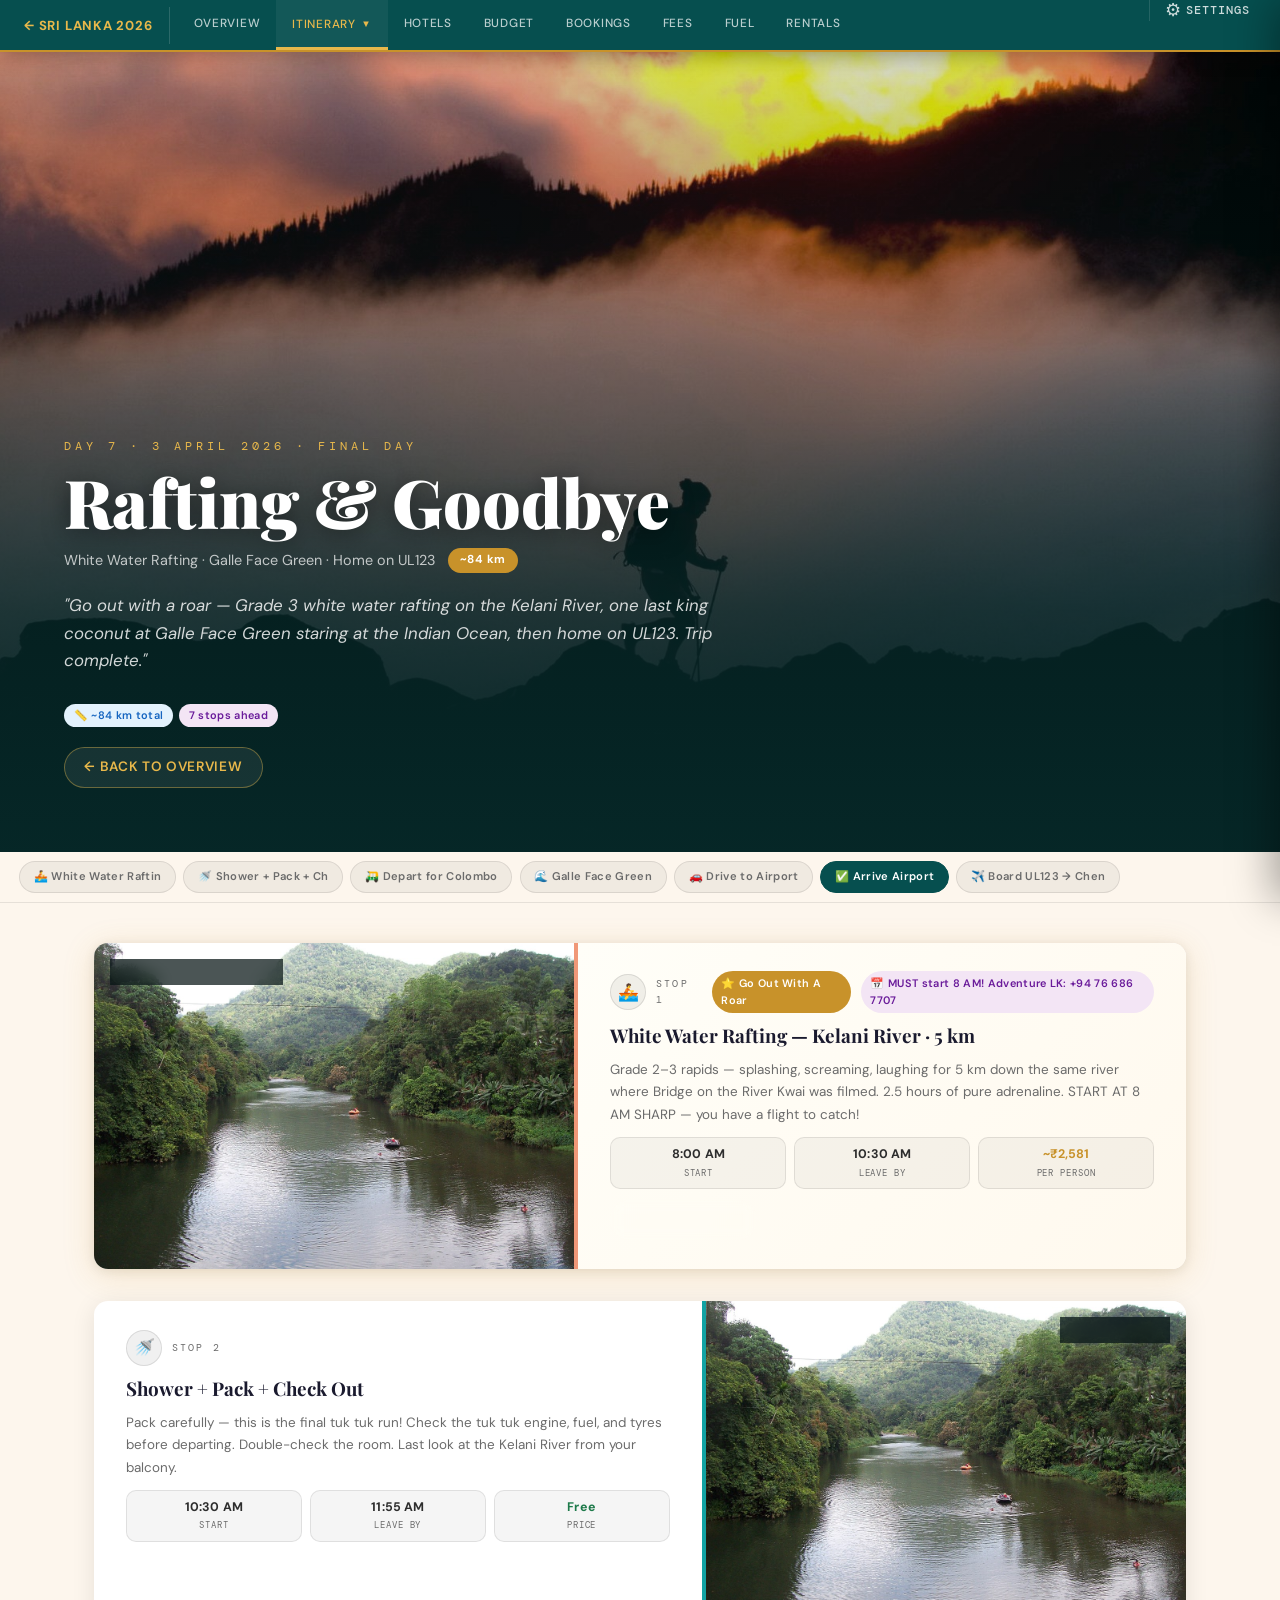
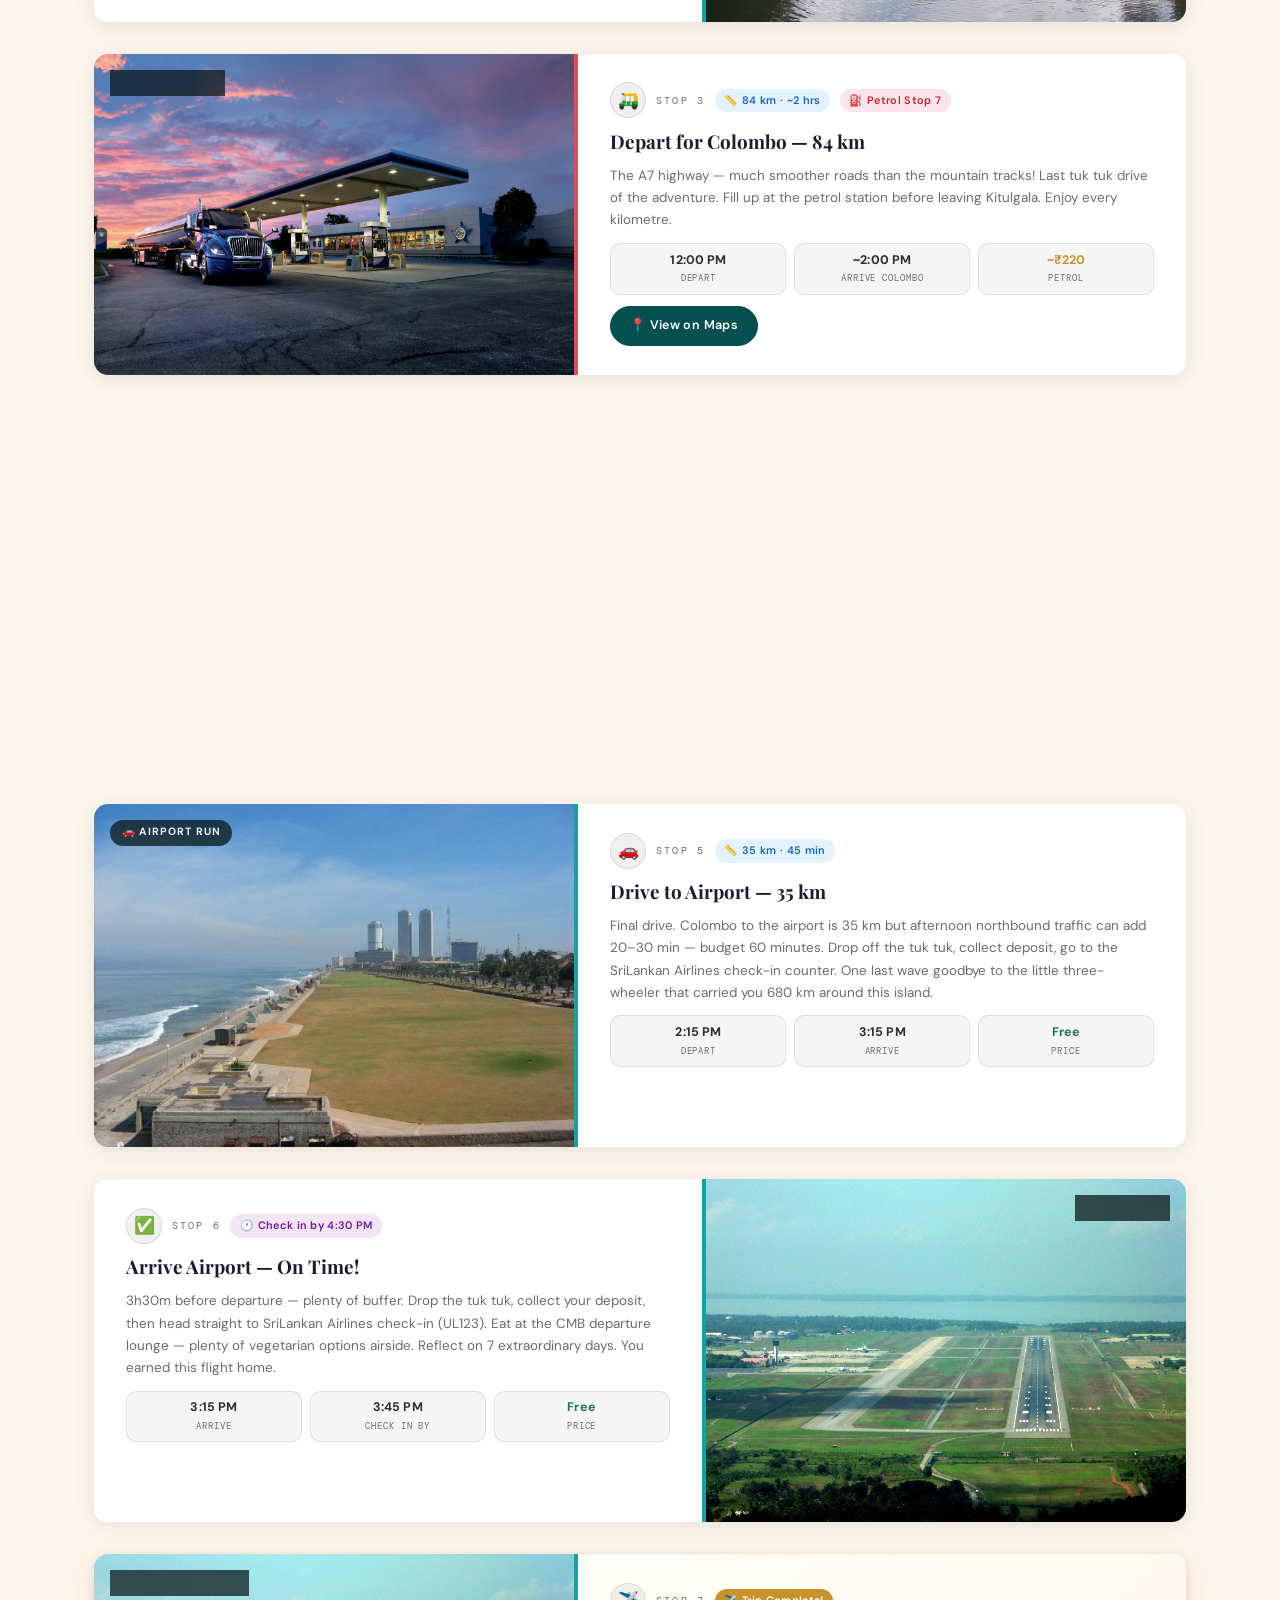
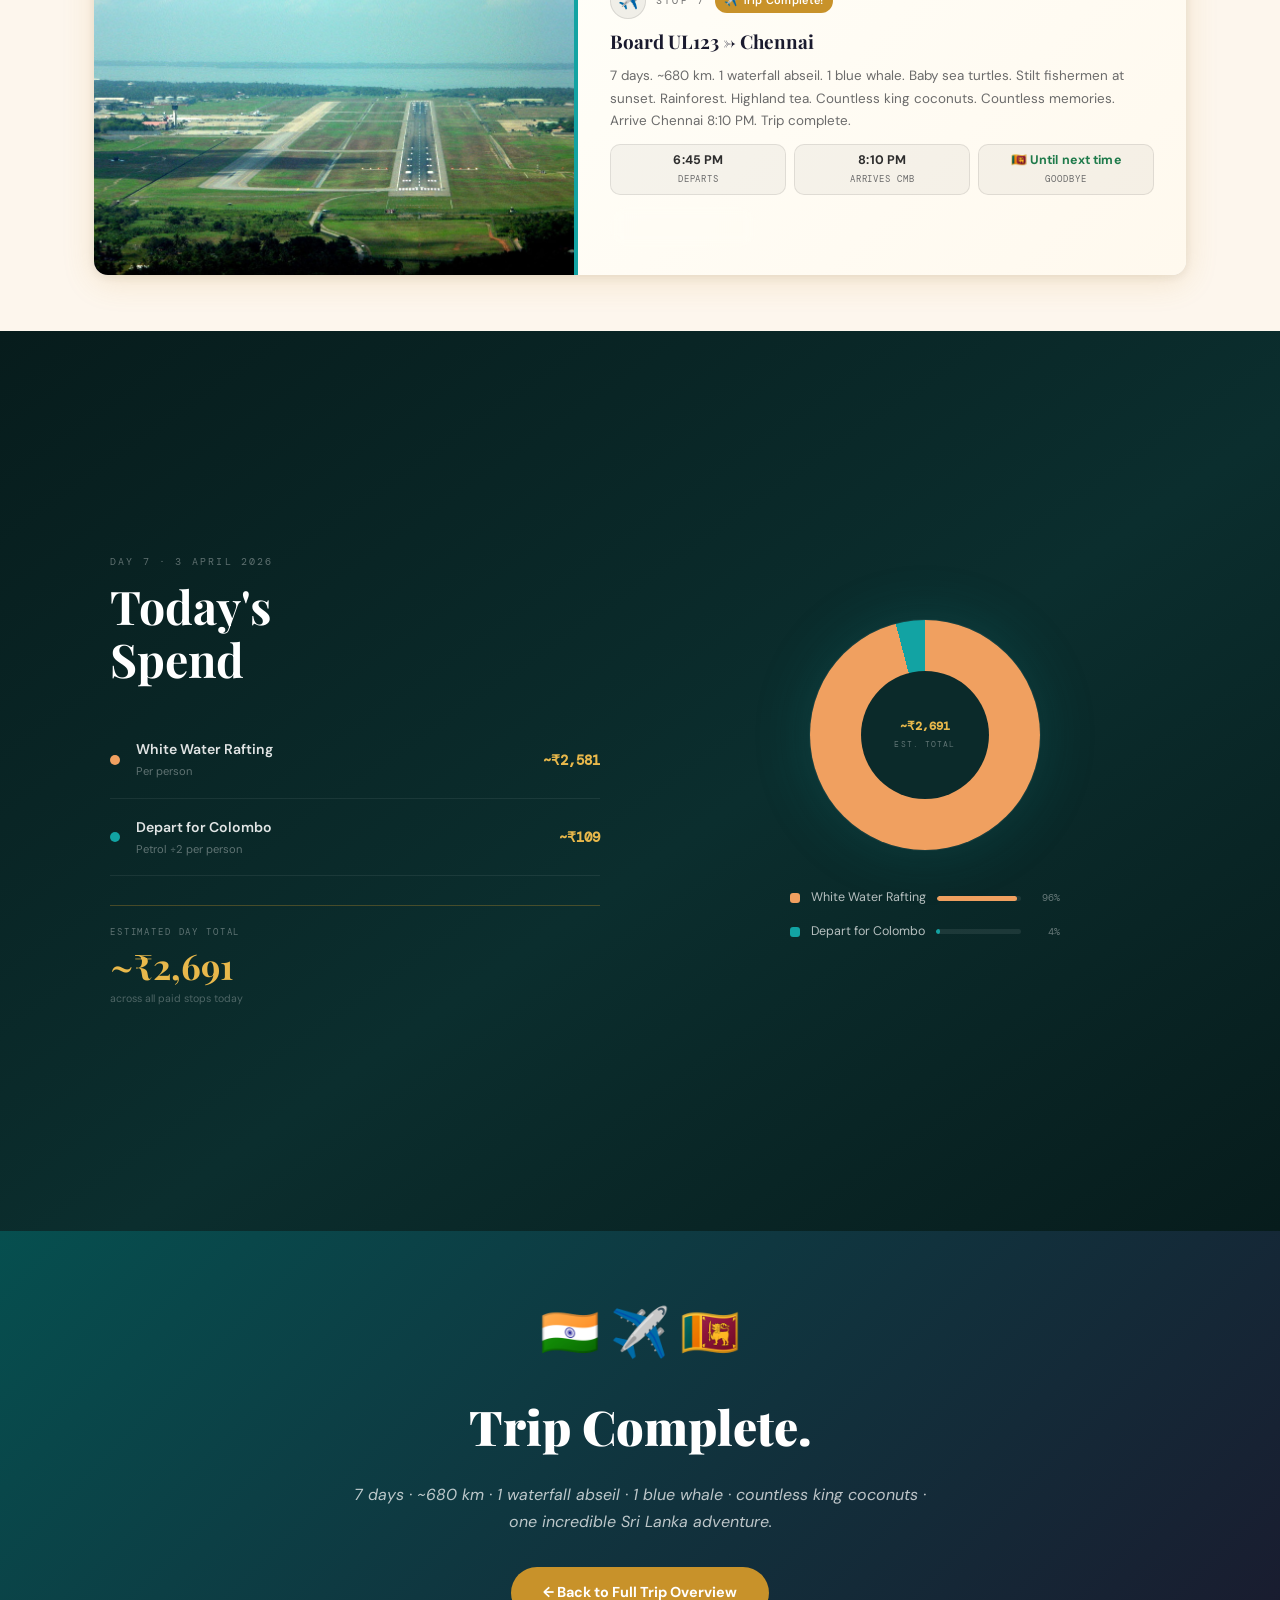
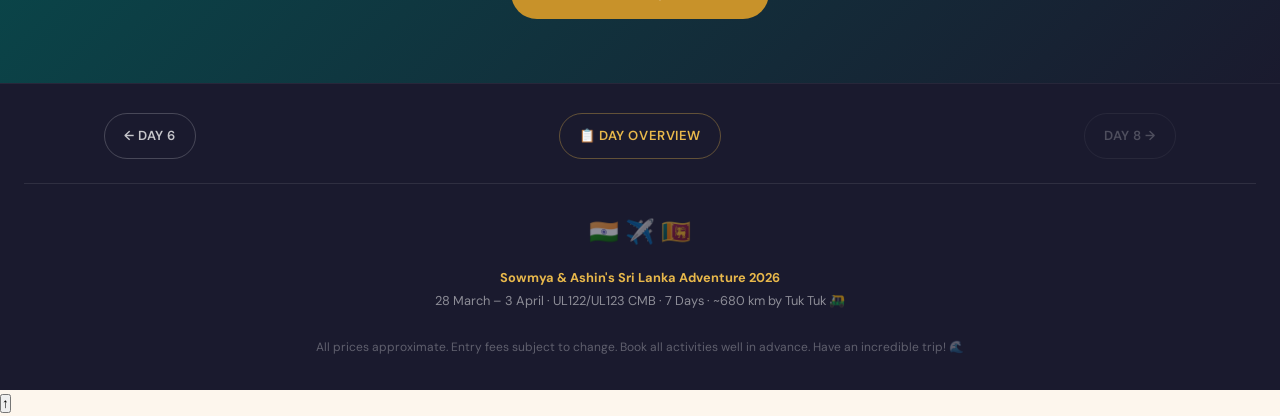
<file: day7.html>
<!DOCTYPE html>
<html lang="en">
<head>
<meta charset="UTF-8">
<meta name="viewport" content="width=device-width, initial-scale=1.0">
<title>Day 7 — Rafting &amp; Goodbye | Sri Lanka 2026</title>
<link rel="preconnect" href="https://fonts.googleapis.com">
<link href="https://fonts.googleapis.com/css2?family=Playfair+Display:ital,wght@0,400;0,700;0,900;1,400;1,700&family=DM+Sans:wght@300;400;500;600&family=DM+Mono:wght@400;500&display=swap" rel="stylesheet">
<link rel="stylesheet" href="day-template.css">
</head>
<body>

<!-- NAV -->
<nav class="site-nav" id="siteNav">
  <div class="nav-brand"><a href="index.html">&#8592; Sri Lanka 2026</a></div>
  <button class="nav-hamburger" id="navToggle" aria-label="Toggle menu">
    <span></span><span></span><span></span>
  </button>
  <div class="nav-links" id="navLinks">
    <a href="index.html#overview">Overview</a>
    <div class="nav-dropdown" id="itinDropdown">
      <button class="nav-dropdown-btn active" id="itinBtn">Itinerary <span class="nav-caret">&#9660;</span></button>
      <div class="nav-dropdown-menu">
        <a href="day1.html">Day 1 &middot; Colombo &rarr; Bentota</a>
        <a href="day2.html">Day 2 &middot; Bentota &rarr; Weligama</a>
        <a href="day3.html">Day 3 &middot; Weligama · Whales &amp; Sunrise</a>
        <a href="day4.html">Day 4 &middot; Into the Mountains</a>
        <a href="day5.html">Day 5 &middot; Highland Wonders</a>
        <a href="day6.html">Day 6 &middot; The Big Abseil Day</a>
        <a href="day7.html" class="active">Day 7 &middot; Rafting &amp; Goodbye</a>
      </div>
    </div>
    <a href="hotels.html">Hotels</a>
    <a href="budget.html">Budget</a>
    <a href="index.html#bookings">Bookings</a>
    <a href="index.html#fees">Fees</a>
    <a href="index.html#fuel">Fuel</a>
    <a href="index.html#tuktuk">Rentals</a>
  </div>
</nav>

<!-- MAIN CONTENT -->
<main>

  <!-- ═══════════════════════════════════════════════
       DAY HERO BANNER
  ════════════════════════════════════════════════ -->
  <section class="day-hero" aria-label="Day 7 Overview">
    <div class="day-hero-bg" style="background-image: url('images/common/header.jpg');"></div>
    <div class="day-hero-overlay"></div>
    <div class="day-hero-content">
      <span class="hero-day-label">Day 7 · 3 April 2026 · Final Day</span>
      <h1 class="hero-day-title">Rafting &amp; Goodbye</h1>
      <div class="hero-route-line">
        White Water Rafting · Galle Face Green · Home on UL123
        <span class="hero-km-badge">~84 km</span>
      </div>
      <p class="hero-summary">"Go out with a roar — Grade 3 white water rafting on the Kelani River, one last king coconut at Galle Face Green staring at the Indian Ocean, then home on UL123. Trip complete."</p>
      <div class="stop-tags" style="margin-bottom:1.2rem">
        <span class="tag tag-km">📏 ~84 km total</span>
        <span class="tag tag-book">7 stops ahead</span>
      </div>
      <a href="index.html#day7" class="hero-back-link">← Back to Overview</a>
    </div>
  </section>

  <!-- ═══════════════════════════════════════════════
       STICKY STOP NAVIGATION STRIP
  ════════════════════════════════════════════════ -->
  <nav class="stop-strip" id="stopStrip" aria-label="Jump to stop"></nav>

  <!-- ═══════════════════════════════════════════════
       STOP CARDS
  ════════════════════════════════════════════════ -->
  <div class="stop-cards" id="stopCards">

    <div class="stop-card highlight" id="stop-0" data-stop-type="paid" data-name="White Water Rafting">
      <div class="stop-card-img-wrap">
        <div class="stop-card-img" style="background-image: url('images/day7/photo1.jpg');"></div>
        <div class="stop-card-type-badge">🚣 Go Out With A Roar</div>
      </div>
      <div class="stop-card-content">
        <div class="stop-card-header">
          <span class="stop-icon-pill">🚣</span>
          <span class="stop-card-num">Stop 1</span>
          <span class="tag tag-star">⭐ Go Out With A Roar</span>
          <span class="tag tag-book">📅 MUST start 8 AM! Adventure LK: +94 76 686 7707</span>
        </div>
        <h3 class="stop-title">White Water Rafting — Kelani River · 5 km</h3>
        <p class="stop-desc">Grade 2–3 rapids — splashing, screaming, laughing for 5 km down the same river where Bridge on the River Kwai was filmed. 2.5 hours of pure adrenaline. START AT 8 AM SHARP — you have a flight to catch!</p>
        <div class="stop-stats-row">
          <div class="stop-stat">
            <div class="stop-stat-value">8:00 AM</div>
            <div class="stop-stat-label">Start</div>
          </div>
          <div class="stop-stat">
            <div class="stop-stat-value">10:30 AM</div>
            <div class="stop-stat-label">Leave by</div>
          </div>
          <div class="stop-stat stat-paid">
            <div class="stop-stat-value" data-price-usd="30.91">~₹2,580</div>
            <div class="stop-stat-label">Per person</div>
          </div>
        </div>
        <a href="https://maps.google.com/?q=Adventure+Lanka+Kitulgala+Sri+Lanka" target="_blank" class="stop-maps-btn-hero">📍 View on Maps</a>
      </div>
    </div>

    <div class="stop-card" id="stop-1" data-stop-type="normal" data-name="Shower + Pack + Check Out">
      <div class="stop-card-img-wrap">
        <div class="stop-card-img" style="background-image: url('images/day7/photo1.jpg');"></div>
        <div class="stop-card-type-badge">🚿 Check Out</div>
      </div>
      <div class="stop-card-content">
        <div class="stop-card-header">
          <span class="stop-icon-pill">🚿</span>
          <span class="stop-card-num">Stop 2</span>
        </div>
        <h3 class="stop-title">Shower + Pack + Check Out</h3>
        <p class="stop-desc">Pack carefully — this is the final tuk tuk run! Check the tuk tuk engine, fuel, and tyres before departing. Double-check the room. Last look at the Kelani River from your balcony.</p>
        <div class="stop-stats-row">
          <div class="stop-stat">
            <div class="stop-stat-value">10:30 AM</div>
            <div class="stop-stat-label">Start</div>
          </div>
          <div class="stop-stat">
            <div class="stop-stat-value">11:55 AM</div>
            <div class="stop-stat-label">Leave by</div>
          </div>
          <div class="stop-stat stat-free">
            <div class="stop-stat-value">Free</div>
            <div class="stop-stat-label">Price</div>
          </div>
        </div>
        <a href="https://maps.google.com/?q=Kitulgala+Sri+Lanka" target="_blank" class="stop-maps-btn-hero">📍 View on Maps</a>
      </div>
    </div>

    <div class="stop-card" id="stop-2" data-stop-type="petrol" data-name="Depart for Colombo">
      <div class="stop-card-img-wrap">
        <div class="stop-card-img" style="background-image: url('images/common/petrol-pump.jpg');"></div>
        <div class="stop-card-type-badge">🛺 Final Drive</div>
      </div>
      <div class="stop-card-content">
        <div class="stop-card-header">
          <span class="stop-icon-pill">🛺</span>
          <span class="stop-card-num">Stop 3</span>
          <span class="tag tag-km">📏 84 km · ~2 hrs</span>
          <span class="tag tag-petrol">⛽ Petrol Stop 7</span>
        </div>
        <h3 class="stop-title">Depart for Colombo — 84 km</h3>
        <p class="stop-desc">The A7 highway — much smoother roads than the mountain tracks! Last tuk tuk drive of the adventure. Fill up at the petrol station before leaving Kitulgala. Enjoy every kilometre.</p>
        <div class="stop-stats-row">
          <div class="stop-stat">
            <div class="stop-stat-value">12:00 PM</div>
            <div class="stop-stat-label">Depart</div>
          </div>
          <div class="stop-stat">
            <div class="stop-stat-value">~2:00 PM</div>
            <div class="stop-stat-label">Arrive Colombo</div>
          </div>
          <div class="stop-stat stat-paid">
            <div class="stop-stat-value" data-price-usd="2.63">~₹220</div>
            <div class="stop-stat-label">Petrol</div>
          </div>
        </div>
        <a href="https://maps.google.com/?q=Colombo+Sri+Lanka" target="_blank" class="stop-maps-btn-hero">📍 View on Maps</a>
      </div>
    </div>

    <div class="stop-card highlight" id="stop-3" data-stop-type="free" data-name="Galle Face Green">
      <div class="stop-card-img-wrap">
        <div class="stop-card-img" style="background-image: url('images/day7/photo2.jpg');"></div>
        <div class="stop-card-type-badge">🌊 Final Stop</div>
      </div>
      <div class="stop-card-content">
        <div class="stop-card-header">
          <span class="stop-icon-pill">🌊</span>
          <span class="stop-card-num">Stop 4</span>
          <span class="tag tag-star">⭐ Final Stop</span>
          <span class="tag tag-paid">⚠️ OPTIONAL — Skip if behind schedule</span>
        </div>
        <h3 class="stop-title">Galle Face Green, Colombo</h3>
        <p class="stop-desc">A long seaside lawn where all of Colombo gathers. Buy your last king coconut. Buy isso vadai — spiced lentil fritters, completely vegetarian and delicious. Stand at the edge and look at the Indian Ocean one final time. <strong>15 minutes max — leave by 2:15 PM sharp.</strong> If you're running late into Colombo, skip this entirely and drive straight to the airport.</p>
        <div class="stop-stats-row">
          <div class="stop-stat">
            <div class="stop-stat-value">2:00 PM</div>
            <div class="stop-stat-label">Arrive by</div>
          </div>
          <div class="stop-stat">
            <div class="stop-stat-value">2:15 PM</div>
            <div class="stop-stat-label">Leave by</div>
          </div>
          <div class="stop-stat stat-free">
            <div class="stop-stat-value">Free</div>
            <div class="stop-stat-label">Price</div>
          </div>
        </div>
        <a href="https://maps.google.com/?q=Galle+Face+Green+Colombo+Sri+Lanka" target="_blank" class="stop-maps-btn-hero">📍 View on Maps</a>
      </div>
    </div>

    <div class="stop-card" id="stop-4" data-stop-type="normal" data-name="Drive to Airport">
      <div class="stop-card-img-wrap">
        <div class="stop-card-img" style="background-image: url('images/day7/photo2.jpg');"></div>
        <div class="stop-card-type-badge">🚗 Airport Run</div>
      </div>
      <div class="stop-card-content">
        <div class="stop-card-header">
          <span class="stop-icon-pill">🚗</span>
          <span class="stop-card-num">Stop 5</span>
          <span class="tag tag-km">📏 35 km · 45 min</span>
        </div>
        <h3 class="stop-title">Drive to Airport — 35 km</h3>
        <p class="stop-desc">Final drive. Colombo to the airport is 35 km but afternoon northbound traffic can add 20–30 min — budget 60 minutes. Drop off the tuk tuk, collect deposit, go to the SriLankan Airlines check-in counter. One last wave goodbye to the little three-wheeler that carried you 680 km around this island.</p>
        <div class="stop-stats-row">
          <div class="stop-stat">
            <div class="stop-stat-value">2:15 PM</div>
            <div class="stop-stat-label">Depart</div>
          </div>
          <div class="stop-stat">
            <div class="stop-stat-value">3:15 PM</div>
            <div class="stop-stat-label">Arrive</div>
          </div>
          <div class="stop-stat stat-free">
            <div class="stop-stat-value">Free</div>
            <div class="stop-stat-label">Price</div>
          </div>
        </div>
        <a href="https://maps.google.com/?q=Bandaranaike+International+Airport+Sri+Lanka" target="_blank" class="stop-maps-btn-hero">📍 View on Maps</a>
      </div>
    </div>

    <div class="stop-card" id="stop-5" data-stop-type="normal" data-name="Arrive Airport">
      <div class="stop-card-img-wrap">
        <div class="stop-card-img" style="background-image: url('images/day7/photo3.jpg');"></div>
        <div class="stop-card-type-badge">✅ On Time!</div>
      </div>
      <div class="stop-card-content">
        <div class="stop-card-header">
          <span class="stop-icon-pill">✅</span>
          <span class="stop-card-num">Stop 6</span>
          <span class="tag tag-book">🕐 Check in by 4:30 PM</span>
        </div>
        <h3 class="stop-title">Arrive Airport — On Time!</h3>
        <p class="stop-desc">3h30m before departure — plenty of buffer. Drop the tuk tuk, collect your deposit, then head straight to SriLankan Airlines check-in (UL123). Eat at the CMB departure lounge — plenty of vegetarian options airside. Reflect on 7 extraordinary days. You earned this flight home.</p>
        <div class="stop-stats-row">
          <div class="stop-stat">
            <div class="stop-stat-value">3:15 PM</div>
            <div class="stop-stat-label">Arrive</div>
          </div>
          <div class="stop-stat">
            <div class="stop-stat-value">3:45 PM</div>
            <div class="stop-stat-label">Check in by</div>
          </div>
          <div class="stop-stat stat-free">
            <div class="stop-stat-value">Free</div>
            <div class="stop-stat-label">Price</div>
          </div>
        </div>
        <a href="https://maps.google.com/?q=Bandaranaike+International+Airport+Sri+Lanka" target="_blank" class="stop-maps-btn-hero">📍 View on Maps</a>
      </div>
    </div>

    <div class="stop-card highlight" id="stop-6" data-stop-type="normal" data-name="Board UL123">
      <div class="stop-card-img-wrap">
        <div class="stop-card-img" style="background-image: url('images/day7/photo3.jpg');"></div>
        <div class="stop-card-type-badge">✈️ Trip Complete!</div>
      </div>
      <div class="stop-card-content">
        <div class="stop-card-header">
          <span class="stop-icon-pill">✈️</span>
          <span class="stop-card-num">Stop 7</span>
          <span class="tag tag-star">✈️ Trip Complete!</span>
        </div>
        <h3 class="stop-title">Board UL123 → Chennai</h3>
        <p class="stop-desc">7 days. ~680 km. 1 waterfall abseil. 1 blue whale. Baby sea turtles. Stilt fishermen at sunset. Rainforest. Highland tea. Countless king coconuts. Countless memories. Arrive Chennai 8:10 PM. Trip complete.</p>
        <div class="stop-stats-row">
          <div class="stop-stat">
            <div class="stop-stat-value">6:45 PM</div>
            <div class="stop-stat-label">Departs</div>
          </div>
          <div class="stop-stat">
            <div class="stop-stat-value">8:10 PM</div>
            <div class="stop-stat-label">Arrives CMB</div>
          </div>
          <div class="stop-stat stat-free">
            <div class="stop-stat-value">🇱🇰 Until next time</div>
            <div class="stop-stat-label">Goodbye</div>
          </div>
        </div>
        <a href="https://maps.google.com/?q=Bandaranaike+International+Airport+Sri+Lanka" target="_blank" class="stop-maps-btn-hero">📍 View on Maps</a>
      </div>
    </div>

  </div><!-- /stop-cards -->

  <!-- ═══════════════════════════════════════════════
       DAY SPEND — full-screen budget breakdown
  ════════════════════════════════════════════════ -->
  <section class="day-spend-section" id="daySpend">
    <div class="day-spend-inner">

      <!-- ── Left: itemised expenses ── -->
      <div class="spend-left">
        <div class="spend-eyebrow">Day 7 · 3 April 2026</div>
        <h2 class="spend-heading">Today's<br>Spend</h2>

        <!-- auto-populated by initDaySpend() from carousel paid stops -->
        <div class="spend-items"></div>

        <div class="spend-total-row">
          <div class="spend-total-label">Estimated Day Total</div>
          <div class="spend-total-amount"></div>
          <div class="spend-total-note">across all paid stops today</div>
        </div>
      </div>

      <!-- ── Right: donut chart ── -->
      <div class="spend-right">
        <div class="spend-donut-wrap">
          <div class="spend-donut"></div>
          <div class="spend-donut-hole">
            <div class="donut-center-val"></div>
            <div class="donut-center-lbl">est. total</div>
          </div>
        </div>

        <!-- auto-populated legend -->
        <div class="spend-legend"></div>
      </div>

    </div>
  </section><!-- /day-spend -->

  <!-- TRIP COMPLETE BANNER -->
  <div style="background: linear-gradient(135deg, var(--teal-dark) 0%, var(--dark) 100%); padding: 4rem 0; text-align: center;">
    <div class="page-container">
      <div style="font-size: 3rem; margin-bottom: 1rem;">🇮🇳 ✈️ 🇱🇰</div>
      <h2 style="font-family: 'Playfair Display', serif; font-size: clamp(1.8rem, 4vw, 3rem); color: white; margin-bottom: 1rem; font-weight: 900;">Trip Complete.</h2>
      <p style="color: rgba(255,255,255,0.72); font-size: 1rem; max-width: 600px; margin: 0 auto 2rem; line-height: 1.7; font-style: italic;">7 days · ~680 km · 1 waterfall abseil · 1 blue whale · countless king coconuts · one incredible Sri Lanka adventure.</p>
      <a href="index.html" style="display: inline-flex; align-items: center; gap: 0.5rem; background: var(--gold); color: white; font-weight: 700; font-size: 0.9rem; padding: 0.9rem 2rem; border-radius: 100px; text-decoration: none; transition: all 0.2s;" onmouseover="this.style.background='#e8b84b'" onmouseout="this.style.background='var(--gold)'">← Back to Full Trip Overview</a>
    </div>
  </div>

</main>

<!-- FOOTER -->
<footer class="site-footer">
  <div class="day-nav-footer">
  <div class="day-nav-footer-inner">
    <a href="day6.html" class="nav-btn">← Day 6</a>
    <a href="index.html#day7" class="nav-btn overview-btn">📋 Day Overview</a>
    <span class="nav-btn disabled">Day 8 →</span>
  </div>
  </div>
  <div style="font-size:1.5rem;margin-bottom:0.8rem;">🇮🇳 ✈️ 🇱🇰</div>
  <strong>Sowmya &amp; Ashin's Sri Lanka Adventure 2026</strong><br>
  28 March – 3 April · UL122/UL123 CMB · 7 Days · ~680 km by Tuk Tuk 🛺<br><br>
  <span style="font-size:0.75rem;opacity:0.6;">All prices approximate. Entry fees subject to change. Book all activities well in advance. Have an incredible trip! 🌊</span>
</footer>

<script>
(function () {
  var toggle   = document.getElementById('navToggle');
  var navLinks = document.getElementById('navLinks');
  var dropdown = document.getElementById('itinDropdown');
  var dropBtn  = document.getElementById('itinBtn');

  function closeAll() {
    if (navLinks) navLinks.classList.remove('open');
    if (toggle)   toggle.classList.remove('open');
    if (dropdown) dropdown.classList.remove('open');
  }

  if (toggle) {
    toggle.addEventListener('click', function (e) {
      e.stopPropagation();
      var isOpen = navLinks.classList.toggle('open');
      toggle.classList.toggle('open', isOpen);
      if (!isOpen && dropdown) dropdown.classList.remove('open');
    });
  }

  if (dropBtn) {
    dropBtn.addEventListener('click', function (e) {
      e.stopPropagation();
      dropdown.classList.toggle('open');
    });
  }

  if (navLinks) {
    navLinks.querySelectorAll('a').forEach(function (a) {
      a.addEventListener('click', function () { closeAll(); });
    });
  }

  document.addEventListener('click', function (e) {
    var nav = document.getElementById('siteNav');
    if (nav && !nav.contains(e.target)) closeAll();
  });
})();
</script>
<script src="currency.js"></script>
<script src="interactions.js"></script>
</body>
</html>
</file>
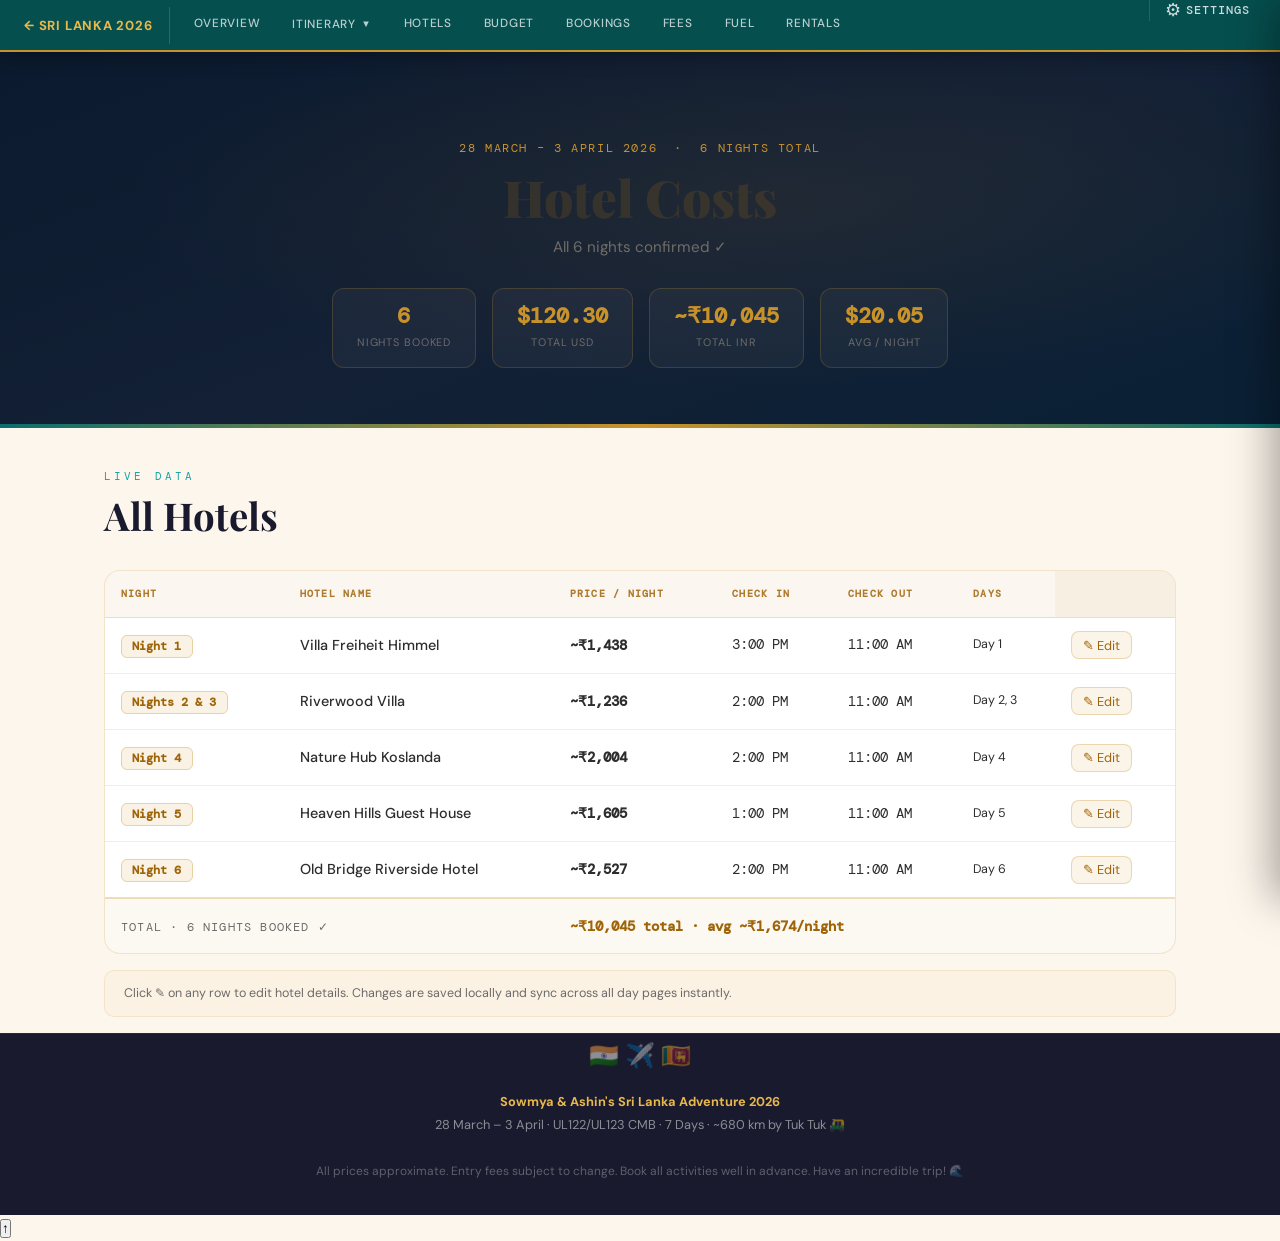
<file: hotels.html>
<!DOCTYPE html>
<html lang="en">
<head>
<meta charset="UTF-8">
<meta name="viewport" content="width=device-width, initial-scale=1.0">
<title>Hotel Costs | Sri Lanka 2026</title>
<link rel="preconnect" href="https://fonts.googleapis.com">
<link href="https://fonts.googleapis.com/css2?family=Playfair+Display:ital,wght@0,400;0,700;0,900;1,400;1,700&family=DM+Sans:wght@300;400;500;600&family=DM+Mono:wght@400;500&display=swap" rel="stylesheet">
<link rel="stylesheet" href="day-template.css">
<style>
.hotels-hero {
  position: relative;
  padding: 5.5rem 1.5rem 3.5rem;
  text-align: center;
  background: linear-gradient(160deg, #0b1a2e 0%, #132035 55%, #0a2035 100%);
  overflow: hidden;
}
.hotels-hero::before {
  content: '';
  position: absolute;
  inset: 0;
  background: radial-gradient(ellipse at 60% 40%, rgba(200,146,42,0.08) 0%, transparent 60%);
  pointer-events: none;
}
.hotels-hero-eyebrow {
  font-size: 0.72rem;
  text-transform: uppercase;
  letter-spacing: 0.14em;
  color: var(--gold);
  margin-bottom: 0.6rem;
  font-family: 'DM Mono', monospace;
}
.hotels-hero-title {
  font-family: 'Playfair Display', serif;
  font-size: clamp(2rem, 5vw, 3.2rem);
  font-weight: 900;
  color: var(--text);
  margin: 0 0 0.5rem;
  line-height: 1.15;
}
.hotels-hero-sub {
  font-size: 0.95rem;
  color: var(--muted);
  margin-bottom: 1.8rem;
}
.cost-stats {
  display: flex;
  gap: 1rem;
  justify-content: center;
  flex-wrap: wrap;
  margin-top: 1.5rem;
}
.cost-stat {
  background: rgba(255,255,255,0.04);
  border: 1px solid rgba(200,146,42,0.22);
  border-radius: 12px;
  padding: 1rem 1.5rem;
  min-width: 110px;
  text-align: center;
}
.cost-stat-val {
  font-family: 'DM Mono', monospace;
  font-size: 1.35rem;
  font-weight: 600;
  color: var(--gold);
  line-height: 1.1;
}
.cost-stat-lbl {
  font-size: 0.68rem;
  color: var(--muted);
  text-transform: uppercase;
  letter-spacing: 0.08em;
  margin-top: 0.3rem;
}
.stay-block {
  margin-bottom: 2rem;
}
.stay-header {
  display: flex;
  align-items: center;
  gap: 1rem;
  margin-bottom: 0.9rem;
  flex-wrap: wrap;
}
.stay-night-pill {
  background: rgba(200,146,42,0.1);
  border: 1.5px solid rgba(200,146,42,0.35);
  border-radius: 8px;
  padding: 0.3rem 0.85rem;
  font-family: 'DM Mono', monospace;
  font-size: 0.78rem;
  font-weight: 600;
  color: var(--gold);
  white-space: nowrap;
}
.stay-date-label {
  font-size: 0.82rem;
  color: var(--muted);
}
.stay-date-label a {
  color: var(--gold);
  text-decoration: none;
}
.stay-date-label a:hover {
  text-decoration: underline;
}
.cost-divider {
  border: none;
  border-top: 1px solid rgba(255,255,255,0.07);
  margin: 2rem 0;
}
.total-bar {
  background: rgba(200,146,42,0.06);
  border: 1.5px solid rgba(200,146,42,0.3);
  border-radius: 14px;
  padding: 1.4rem 1.8rem;
  display: flex;
  align-items: center;
  justify-content: space-between;
  flex-wrap: wrap;
  gap: 0.8rem;
  margin-top: 2rem;
}
.total-bar-left {}
.total-bar-label {
  font-size: 0.8rem;
  color: var(--muted);
  text-transform: uppercase;
  letter-spacing: 0.1em;
  font-family: 'DM Mono', monospace;
}
.total-bar-sub {
  font-size: 0.82rem;
  color: var(--muted);
  margin-top: 0.2rem;
}
.total-bar-amount {
  font-family: 'DM Mono', monospace;
  font-size: 1.6rem;
  font-weight: 700;
  color: var(--gold);
}
.unbooked-note {
  background: rgba(255,255,255,0.02);
  border: 1px solid rgba(255,255,255,0.08);
  border-radius: 12px;
  padding: 1rem 1.4rem;
  margin-top: 1.5rem;
  font-size: 0.83rem;
  color: var(--muted);
  text-align: center;
  line-height: 1.6;
}
.unbooked-note strong {
  color: var(--text);
}
.unbooked-note a {
  color: var(--gold);
  text-decoration: none;
}

/* ── Hotel Table ── */
.ht-section { padding: 2.5rem 0 1rem; }
.ht-wrap { overflow-x: auto; border-radius: 16px; border: 1.5px solid rgba(200,146,42,0.25); background: #fff; }
.ht { width: 100%; border-collapse: collapse; font-size: 0.9rem; }
.ht thead tr { border-bottom: 1.5px solid rgba(200,146,42,0.3); background: rgba(200,146,42,0.07); }
.ht th { padding: 0.9rem 1rem; text-align: left; font-family:'DM Mono',monospace; font-size:0.65rem; font-weight:600; text-transform:uppercase; letter-spacing:0.12em; color:rgba(160,100,10,0.85); white-space:nowrap; }
.ht td { padding: 0.85rem 1rem; border-bottom: 1px solid rgba(0,0,0,0.07); color: var(--text); vertical-align: middle; background: #fff; }
.ht tbody tr:hover td { background: rgba(200,146,42,0.06); }
.ht tbody tr:last-child td { border-bottom: none; }
.ht-night-pill { background:rgba(200,146,42,0.12); border:1px solid rgba(200,146,42,0.35); border-radius:6px; padding:0.2rem 0.65rem; font-family:'DM Mono',monospace; font-size:0.72rem; font-weight:600; color:#a06408; white-space:nowrap; }
.ht-name { font-weight:500; min-width:150px; }
.ht-price { font-family:'DM Mono',monospace; color:#a06408; font-weight:600; white-space:nowrap; }
.ht-time { font-family:'DM Mono',monospace; font-size:0.85rem; white-space:nowrap; color:#555; }
.ht-days { font-size:0.78rem; color:var(--muted); white-space:nowrap; }
/* Sticky edit column */
.ht th:last-child, .ht td:last-child { position:sticky; right:0; background:#fff; box-shadow:-2px 0 6px rgba(0,0,0,0.06); }
.ht thead th:last-child { background:rgba(200,146,42,0.07); }
.ht tbody tr:hover td:last-child { background:rgba(200,146,42,0.06); }
.ht-edit-btn { background:rgba(200,146,42,0.1); border:1px solid rgba(200,146,42,0.3); border-radius:8px; padding:0.28rem 0.7rem; color:#a06408; cursor:pointer; font-size:0.8rem; transition:background 0.15s; font-family:inherit; }
.ht-edit-btn:hover { background:rgba(200,146,42,0.22); }
.ht-save-btn { background:#c8922a; border:none; border-radius:8px; padding:0.28rem 0.7rem; color:#fff; cursor:pointer; font-size:0.8rem; font-weight:700; font-family:inherit; margin-right:4px; }
.ht-cancel-btn { background:rgba(0,0,0,0.06); border:1px solid rgba(0,0,0,0.12); border-radius:8px; padding:0.28rem 0.6rem; color:var(--muted); cursor:pointer; font-size:0.8rem; font-family:inherit; }
.ht-input { background:#fff; border:1.5px solid rgba(200,146,42,0.5); border-radius:6px; padding:0.28rem 0.5rem; color:var(--text); font-size:0.88rem; width:100%; min-width:130px; font-family:inherit; }
.ht-input-sm { min-width:72px; }
.ht-input:focus { outline:none; border-color:#c8922a; box-shadow:0 0 0 2px rgba(200,146,42,0.15); }
.ht tfoot td { border-top: 2px solid rgba(200,146,42,0.3); border-bottom:none; background:rgba(200,146,42,0.06); font-family:'DM Mono',monospace; font-weight:700; color:#a06408; padding:0.95rem 1rem; }
.ht tfoot td:last-child { background:rgba(200,146,42,0.06); box-shadow:none; }
.ht-total-label { font-size:0.75rem; text-transform:uppercase; letter-spacing:0.1em; color:var(--muted); font-weight:400; }
.ht-note { font-size:0.78rem; color:var(--muted); margin-top:1rem; padding:0.8rem 1.2rem; background:rgba(200,146,42,0.04); border-radius:10px; border:1px solid rgba(200,146,42,0.15); }
</style>
</head>
<body>

<!-- NAV -->
<nav class="site-nav" id="siteNav">
  <div class="nav-brand"><a href="index.html">&#8592; Sri Lanka 2026</a></div>
  <button class="nav-hamburger" id="navToggle" aria-label="Toggle menu">
    <span></span><span></span><span></span>
  </button>
  <div class="nav-links" id="navLinks">
    <a href="index.html#overview">Overview</a>
    <div class="nav-dropdown" id="itinDropdown">
      <button class="nav-dropdown-btn" id="itinBtn">Itinerary <span class="nav-caret">&#9660;</span></button>
      <div class="nav-dropdown-menu">
        <a href="day1.html">Day 1 &middot; Colombo &rarr; Bentota</a>
        <a href="day2.html">Day 2 &middot; Bentota &rarr; Weligama</a>
        <a href="day3.html">Day 3 &middot; Weligama &mdash; The Big Day</a>
        <a href="day4.html">Day 4 &middot; Into the Mountains</a>
        <a href="day5.html">Day 5 &middot; Highland Wonders</a>
        <a href="day6.html">Day 6 &middot; The Big Abseil Day</a>
        <a href="day7.html">Day 7 &middot; Rafting &amp; Goodbye</a>
      </div>
    </div>
    <a href="hotels.html">Hotels</a>
    <a href="budget.html">Budget</a>
    <a href="index.html#bookings">Bookings</a>
    <a href="index.html#fees">Fees</a>
    <a href="index.html#fuel">Fuel</a>
    <a href="index.html#tuktuk">Rentals</a>
  </div>
</nav>

<!-- HERO -->
<div class="hotels-hero">
  <div class="hotels-hero-eyebrow">28 March – 3 April 2026 &nbsp;·&nbsp; 6 Nights Total</div>
  <h1 class="hotels-hero-title">Hotel Costs</h1>
  <p class="hotels-hero-sub">All 6 nights confirmed ✓</p>
  <div class="cost-stats">
    <div class="cost-stat">
      <div class="cost-stat-val">6</div>
      <div class="cost-stat-lbl">Nights Booked</div>
    </div>
    <div class="cost-stat">
      <div class="cost-stat-val" id="ht-total-usd">$148.08</div>
      <div class="cost-stat-lbl">Total USD</div>
    </div>
    <div class="cost-stat">
      <div class="cost-stat-val" id="ht-total-inr">~₹12,736</div>
      <div class="cost-stat-lbl">Total INR</div>
    </div>
    <div class="cost-stat">
      <div class="cost-stat-val" id="ht-avg">$24.68</div>
      <div class="cost-stat-lbl">Avg / Night</div>
    </div>
  </div>
</div>

<div class="section-divider-bar"></div>

<main>
  <div class="page-container">

    <!-- ── Hotel Table ── -->
    <div class="ht-section">
      <div class="section-eyebrow">Live Data</div>
      <h2 class="section-heading">All Hotels</h2>
      <div class="ht-wrap">
        <table class="ht" id="hotelTable">
          <thead>
            <tr>
              <th>Night</th>
              <th>Hotel Name</th>
              <th>Price / Night</th>
              <th>Check In</th>
              <th>Check Out</th>
              <th>Days</th>
              <th></th>
            </tr>
          </thead>
          <tbody id="hotelTableBody">
            <!-- rendered by JS -->
          </tbody>
          <tfoot>
            <tr>
              <td colspan="2"><span class="ht-total-label">Total · 6 Nights Booked ✓</span></td>
              <td id="ht-tfoot-total" colspan="4"></td>
              <td></td>
            </tr>
          </tfoot>
        </table>
      </div>
      <p class="ht-note">Click ✎ on any row to edit hotel details. Changes are saved locally and sync across all day pages instantly.</p>
    </div>

  </div>
</main>

<!-- FOOTER -->
<footer class="site-footer">
  <div style="font-size:1.5rem;margin-bottom:0.8rem;">🇮🇳 ✈️ 🇱🇰</div>
  <strong>Sowmya &amp; Ashin's Sri Lanka Adventure 2026</strong><br>
  28 March – 3 April · UL122/UL123 CMB · 7 Days · ~680 km by Tuk Tuk 🛺<br><br>
  <span style="font-size:0.75rem;opacity:0.6;">All prices approximate. Entry fees subject to change. Book all activities well in advance. Have an incredible trip! 🌊</span>
</footer>

<script>
(function () {
  var toggle   = document.getElementById('navToggle');
  var navLinks = document.getElementById('navLinks');
  var dropdown = document.getElementById('itinDropdown');
  var dropBtn  = document.getElementById('itinBtn');

  function closeAll() {
    if (navLinks) navLinks.classList.remove('open');
    if (toggle)   toggle.classList.remove('open');
    if (dropdown) dropdown.classList.remove('open');
  }

  if (toggle) {
    toggle.addEventListener('click', function (e) {
      e.stopPropagation();
      var isOpen = navLinks.classList.toggle('open');
      toggle.classList.toggle('open', isOpen);
      if (!isOpen && dropdown) dropdown.classList.remove('open');
    });
  }

  if (dropBtn) {
    dropBtn.addEventListener('click', function (e) {
      e.stopPropagation();
      dropdown.classList.toggle('open');
    });
  }

  if (navLinks) {
    navLinks.querySelectorAll('a').forEach(function (a) {
      a.addEventListener('click', function () { closeAll(); });
    });
  }

  document.addEventListener('click', function (e) {
    var nav = document.getElementById('siteNav');
    if (nav && !nav.contains(e.target)) closeAll();
  });
})();
</script>

<script>
/* ── Hotel Table logic ── */
(function () {
  'use strict';

  function fmt(usd) {
    if (window.CurrencyManager) return window.CurrencyManager.format(usd);
    return '$' + parseFloat(usd).toFixed(2);
  }

  function fmtTime(str) {
    /* Convert "15:00" → "3:00 PM", "09:30" → "9:30 AM" */
    if (!str || !/^\d{1,2}:\d{2}$/.test(str)) return str;
    var parts = str.split(':');
    var h = parseInt(parts[0], 10);
    var m = parts[1];
    var ampm = h >= 12 ? 'PM' : 'AM';
    h = h % 12 || 12;
    return h + ':' + m + ' ' + ampm;
  }

  function calcTotals(hotels) {
    var totalUSD = 0;
    hotels.forEach(function (h) { totalUSD += h.priceUSD * h.nights; });
    var avgPerNight = totalUSD / 6;
    return { totalUSD: totalUSD, avgPerNight: avgPerNight };
  }

  function updateHeroStats(hotels) {
    var t = calcTotals(hotels);
    var totalUSDEl = document.getElementById('ht-total-usd');
    var totalINREl = document.getElementById('ht-total-inr');
    var avgEl      = document.getElementById('ht-avg');
    if (totalUSDEl) totalUSDEl.textContent = '$' + t.totalUSD.toFixed(2);
    if (avgEl)      avgEl.textContent      = '$' + t.avgPerNight.toFixed(2);
    if (totalINREl && window.CurrencyManager) {
      /* show INR equivalent */
      totalINREl.textContent = window.CurrencyManager.format(t.totalUSD);
    }
  }

  function renderTable() {
    if (!window.HotelData) return;
    var hotels = window.HotelData.get();
    var tbody  = document.getElementById('hotelTableBody');
    var tfoot  = document.getElementById('ht-tfoot-total');
    if (!tbody) return;

    var t = calcTotals(hotels);
    if (tfoot) tfoot.textContent = fmt(t.totalUSD) + ' total · avg ' + fmt(t.totalUSD / 6) + '/night';

    updateHeroStats(hotels);

    tbody.innerHTML = '';
    hotels.forEach(function (h, idx) {
      var tr = document.createElement('tr');
      tr.setAttribute('data-hotel-idx', idx);
      tr.innerHTML =
        '<td><span class="ht-night-pill">' + escHtml(h.nightLabel) + '</span></td>' +
        '<td class="ht-name">' + escHtml(h.name) + '</td>' +
        '<td class="ht-price">' + fmt(h.priceUSD) + '</td>' +
        '<td class="ht-time">' + escHtml(fmtTime(h.checkIn)) + '</td>' +
        '<td class="ht-time">' + escHtml(fmtTime(h.checkOut)) + '</td>' +
        '<td class="ht-days">Day ' + h.days.join(', ') + '</td>' +
        '<td><button class="ht-edit-btn" data-idx="' + idx + '">\u270e Edit</button></td>';
      tbody.appendChild(tr);
    });

    /* attach edit listeners */
    tbody.querySelectorAll('.ht-edit-btn').forEach(function (btn) {
      btn.addEventListener('click', function () {
        var idx = parseInt(this.getAttribute('data-idx'), 10);
        openEditRow(idx);
      });
    });
  }

  function escHtml(s) {
    return String(s)
      .replace(/&/g, '&amp;')
      .replace(/</g, '&lt;')
      .replace(/>/g, '&gt;')
      .replace(/"/g, '&quot;');
  }

  function openEditRow(idx) {
    if (!window.HotelData) return;
    var hotels = window.HotelData.get();
    var h      = hotels[idx];
    var tbody  = document.getElementById('hotelTableBody');
    var tr     = tbody.querySelector('[data-hotel-idx="' + idx + '"]');
    if (!tr) return;

    tr.innerHTML =
      '<td><span class="ht-night-pill">' + escHtml(h.nightLabel) + '</span></td>' +
      '<td><input class="ht-input" id="ht-in-name" value="' + escHtml(h.name) + '"></td>' +
      '<td><input class="ht-input ht-input-sm" id="ht-in-price" type="number" step="0.01" value="' + h.priceUSD + '"></td>' +
      '<td><input class="ht-input ht-input-sm" id="ht-in-checkin" type="time" value="' + escHtml(h.checkIn) + '"></td>' +
      '<td><input class="ht-input ht-input-sm" id="ht-in-checkout" type="time" value="' + escHtml(h.checkOut) + '"></td>' +
      '<td class="ht-days">Day ' + h.days.join(', ') + '</td>' +
      '<td style="white-space:nowrap">' +
        '<button class="ht-save-btn" id="ht-save-' + idx + '">\u2713</button>' +
        '<button class="ht-cancel-btn" id="ht-cancel-' + idx + '">\u2717</button>' +
      '</td>';

    document.getElementById('ht-save-' + idx).addEventListener('click', function () {
      var name    = document.getElementById('ht-in-name').value.trim();
      var price   = parseFloat(document.getElementById('ht-in-price').value);
      var checkIn = document.getElementById('ht-in-checkin').value;
      var checkOut= document.getElementById('ht-in-checkout').value;
      if (!name || isNaN(price)) return;
      hotels[idx].name     = name;
      hotels[idx].priceUSD = price;
      hotels[idx].checkIn  = checkIn;
      hotels[idx].checkOut = checkOut;
      window.HotelData.save(hotels);
      renderTable();
    });

    document.getElementById('ht-cancel-' + idx).addEventListener('click', function () {
      renderTable();
    });
  }

  /* ── init ── */

  function init() {
    renderTable();
  }

  /* listen for hotel changes */
  document.addEventListener('sl:hotelsChanged', function () {
    renderTable();
  });

  /* re-render when currency is toggled */
  document.addEventListener('sl:currencyChange', function () {
    renderTable();
  });

  window.addEventListener('storage', function (e) {
    if (e.key === 'sl2026_hotels') renderTable();
  });

  /* wait for HotelData to be available */
  if (document.readyState === 'loading') {
    document.addEventListener('DOMContentLoaded', init);
  } else {
    init();
  }
}());
</script>

<script src="hotel-data.js"></script>
<script src="currency.js"></script>
<script src="interactions.js"></script>
</body>
</html>
</file>
<file: day-template.css>
/* ═══════════════════════════════════════════════════════════
   SRI LANKA TRIP — DAY PAGE SHARED STYLESHEET
   day-template.css
   ═══════════════════════════════════════════════════════════ */

/* ── CSS VARIABLES ── */
:root {
  --teal: #0a6e6e;
  --teal-light: #12a3a3;
  --teal-dark: #064f4f;
  --gold: #c8922a;
  --gold-light: #e8b84b;
  --cream: #fdf6ed;
  --cream-dark: #f5e8d4;
  --dark: #1a1a2e;
  --text: #2d2d2d;
  --muted: #6b6b6b;
  --white: #ffffff;
  --red: #c0392b;
  --green: #1e7a4a;
  --orange: #d4500a;
  --shadow-sm: 0 2px 8px rgba(0,0,0,0.08);
  --shadow-md: 0 4px 20px rgba(0,0,0,0.12);
  --shadow-lg: 0 8px 32px rgba(0,0,0,0.18);
  --radius: 12px;
  --radius-sm: 8px;
}

/* ── RESET & BASE ── */
*, *::before, *::after {
  margin: 0;
  padding: 0;
  box-sizing: border-box;
}

html { scroll-behavior: smooth; }

body {
  font-family: 'DM Sans', sans-serif;
  background: var(--cream);
  color: var(--text);
  overflow-x: hidden;
  line-height: 1.6;
}

img {
  max-width: 100%;
  height: auto;
  display: block;
}

a { text-decoration: none; }

/* ══════════════════════════════════════
   SITE NAV — RESPONSIVE
══════════════════════════════════════ */
.site-nav {
  position: sticky;
  top: 0;
  z-index: 200;
  background: var(--teal-dark);
  border-bottom: 2px solid var(--gold);
  box-shadow: 0 4px 20px rgba(0,0,0,0.3);
  display: flex;
  align-items: stretch;
  min-height: 52px;
  padding: 0 1rem;
}

.nav-brand {
  display: flex;
  align-items: center;
  flex-shrink: 0;
}
.nav-brand a {
  color: var(--gold-light);
  font-weight: 700;
  font-size: 0.82rem;
  letter-spacing: 0.06em;
  text-transform: uppercase;
  text-decoration: none;
  padding: 0.5rem 1rem 0.5rem 0.5rem;
  white-space: nowrap;
  border-right: 1px solid rgba(255,255,255,0.15);
  margin-right: 0.5rem;
  transition: color 0.2s;
}
.nav-brand a:hover { color: #fff; }

.nav-links {
  display: flex;
  align-items: stretch;
  flex: 1;
}

.nav-links > a {
  display: flex;
  align-items: center;
  flex-shrink: 0;
  color: rgba(255,255,255,0.72);
  text-decoration: none;
  padding: 0 1rem;
  font-size: 0.74rem;
  font-weight: 500;
  letter-spacing: 0.06em;
  text-transform: uppercase;
  white-space: nowrap;
  border-bottom: 3px solid transparent;
  transition: color 0.2s, background 0.2s, border-color 0.2s;
}
.nav-links > a:hover,
.nav-links > a.active {
  color: var(--gold-light);
  border-bottom-color: var(--gold-light);
  background: rgba(255,255,255,0.05);
}

/* Itinerary dropdown */
.nav-dropdown {
  position: relative;
  display: flex;
  align-items: stretch;
}
.nav-dropdown-btn {
  display: flex;
  align-items: center;
  gap: 0.35rem;
  flex-shrink: 0;
  background: none;
  border: none;
  border-bottom: 3px solid transparent;
  cursor: pointer;
  color: rgba(255,255,255,0.72);
  padding: 0 1rem;
  font-family: inherit;
  font-size: 0.74rem;
  font-weight: 500;
  letter-spacing: 0.06em;
  text-transform: uppercase;
  white-space: nowrap;
  height: 100%;
  transition: color 0.2s, background 0.2s, border-color 0.2s;
}
.nav-dropdown-btn:hover,
.nav-dropdown.open > .nav-dropdown-btn,
.nav-dropdown-btn.active {
  color: var(--gold-light);
  border-bottom-color: var(--gold-light);
  background: rgba(255,255,255,0.05);
}
.nav-caret {
  font-size: 0.6rem;
  transition: transform 0.25s;
  display: inline-block;
}
.nav-dropdown.open .nav-caret { transform: rotate(180deg); }

.nav-dropdown-menu {
  display: none;
  position: absolute;
  top: calc(100% + 2px);
  left: 0;
  min-width: 240px;
  background: #0c3535;
  border-top: 2px solid var(--gold);
  border-radius: 0 0 10px 10px;
  box-shadow: 0 10px 30px rgba(0,0,0,0.4);
  flex-direction: column;
  overflow: hidden;
  z-index: 300;
}
.nav-dropdown.open .nav-dropdown-menu { display: flex; }

.nav-dropdown-menu a {
  display: block;
  color: rgba(255,255,255,0.75);
  text-decoration: none;
  padding: 0.65rem 1.2rem;
  font-size: 0.73rem;
  font-weight: 500;
  letter-spacing: 0.04em;
  text-transform: uppercase;
  border-left: 3px solid transparent;
  transition: color 0.15s, background 0.15s, border-color 0.15s;
  white-space: nowrap;
}
.nav-dropdown-menu a + a {
  border-top: 1px solid rgba(255,255,255,0.06);
}
.nav-dropdown-menu a:hover,
.nav-dropdown-menu a.active {
  color: var(--gold-light);
  background: rgba(255,255,255,0.07);
  border-left-color: var(--gold-light);
}

/* Hamburger */
.nav-hamburger {
  display: none;
  flex-direction: column;
  justify-content: center;
  gap: 5px;
  background: none;
  border: none;
  cursor: pointer;
  padding: 0.5rem;
  margin-left: auto;
  flex-shrink: 0;
}
.nav-hamburger span {
  display: block;
  width: 22px;
  height: 2px;
  background: rgba(255,255,255,0.88);
  border-radius: 2px;
  transition: transform 0.3s, opacity 0.3s;
  transform-origin: center;
}
.nav-hamburger.open span:nth-child(1) { transform: translateY(7px) rotate(45deg); }
.nav-hamburger.open span:nth-child(2) { opacity: 0; transform: scaleX(0); }
.nav-hamburger.open span:nth-child(3) { transform: translateY(-7px) rotate(-45deg); }

/* Mobile */
@media (max-width: 820px) {
  .nav-hamburger { display: flex; }

  .nav-links {
    display: none;
    position: absolute;
    top: 52px;
    left: 0;
    right: 0;
    background: var(--teal-dark);
    flex-direction: column;
    align-items: stretch;
    border-bottom: 2px solid var(--gold);
    box-shadow: 0 8px 24px rgba(0,0,0,0.35);
    z-index: 199;
    max-height: calc(100vh - 52px);
    overflow-y: auto;
  }
  .nav-links.open { display: flex; }

  .nav-links > a {
    padding: 0.85rem 1.4rem;
    border-bottom: 1px solid rgba(255,255,255,0.07);
    border-left: 3px solid transparent;
    font-size: 0.8rem;
  }
  .nav-links > a.active {
    border-left-color: var(--gold-light);
    border-bottom-color: rgba(255,255,255,0.07);
  }
  .nav-links > a:hover { border-bottom-color: rgba(255,255,255,0.07); }

  .nav-dropdown { flex-direction: column; align-items: stretch; }

  .nav-dropdown-btn {
    width: 100%;
    padding: 0.85rem 1.4rem;
    border-bottom: 1px solid rgba(255,255,255,0.07);
    border-left: 3px solid transparent;
    font-size: 0.8rem;
    justify-content: space-between;
    height: auto;
  }
  .nav-dropdown-btn.active { border-left-color: var(--gold-light); }

  .nav-dropdown-menu {
    position: static;
    border-top: 1px solid rgba(255,255,255,0.1);
    border-radius: 0;
    background: rgba(0,0,0,0.18);
    box-shadow: none;
    min-width: unset;
  }
  .nav-dropdown-menu a {
    padding: 0.72rem 1.4rem 0.72rem 2.6rem;
    font-size: 0.78rem;
    border-left: none;
    border-bottom: 1px solid rgba(255,255,255,0.05);
  }
  .nav-dropdown-menu a:hover,
  .nav-dropdown-menu a.active {
    border-left: none;
    padding-left: 2.8rem;
  }
}

/* ══════════════════════════════════════
   HERO BANNER
══════════════════════════════════════ */
.day-hero {
  position: relative;
  height: 92vh;
  min-height: 580px;
  max-height: 800px;
  display: flex;
  flex-direction: column;
  align-items: flex-start;
  justify-content: flex-end;
  overflow: hidden;
  background: var(--teal-dark);
}

.day-hero-bg {
  position: absolute;
  inset: 0;
  background-size: cover;
  background-position: center 40%;
  transform: scale(1.05);
  animation: heroZoom 22s ease-in-out infinite alternate;
}

@keyframes heroZoom {
  from { transform: scale(1.05); }
  to   { transform: scale(1.13); }
}

.day-hero-overlay {
  position: absolute;
  inset: 0;
  background: linear-gradient(
    180deg,
    rgba(6,40,40,0.15) 0%,
    rgba(6,40,40,0.35) 35%,
    rgba(6,40,40,0.80) 70%,
    rgba(6,40,40,0.97) 100%
  );
}

.day-hero-content {
  position: relative;
  z-index: 2;
  padding: 3rem 4rem 4rem;
  width: 100%;
  max-width: 900px;
  animation: fadeUp 1.1s ease forwards;
}

@keyframes fadeUp {
  from { opacity: 0; transform: translateY(28px); }
  to   { opacity: 1; transform: translateY(0); }
}

.hero-day-label {
  font-family: 'DM Mono', monospace;
  font-size: 0.72rem;
  letter-spacing: 0.35em;
  text-transform: uppercase;
  color: var(--gold-light);
  margin-bottom: 0.6rem;
  display: block;
}

.hero-day-title {
  font-family: 'Playfair Display', serif;
  font-size: clamp(2.2rem, 5.5vw, 4.2rem);
  font-weight: 900;
  color: var(--white);
  line-height: 1.05;
  margin-bottom: 0.7rem;
  text-shadow: 0 3px 24px rgba(0,0,0,0.5);
}

.hero-route-line {
  font-size: 0.9rem;
  color: rgba(255,255,255,0.72);
  margin-bottom: 1.2rem;
  display: flex;
  align-items: center;
  gap: 0.8rem;
  flex-wrap: wrap;
}

.hero-km-badge {
  display: inline-block;
  background: var(--gold);
  color: white;
  padding: 0.2rem 0.75rem;
  border-radius: 100px;
  font-size: 0.72rem;
  font-weight: 700;
  letter-spacing: 0.04em;
}

.hero-summary {
  font-size: 1.05rem;
  color: rgba(255,255,255,0.82);
  line-height: 1.65;
  max-width: 680px;
  margin-bottom: 1.8rem;
  font-style: italic;
}

.hero-back-link {
  display: inline-flex;
  align-items: center;
  gap: 0.5rem;
  color: var(--gold-light);
  font-weight: 600;
  font-size: 0.85rem;
  letter-spacing: 0.05em;
  text-transform: uppercase;
  text-decoration: none;
  padding: 0.55rem 1.2rem;
  border: 1.5px solid rgba(232,184,75,0.4);
  border-radius: 100px;
  transition: all 0.2s;
  backdrop-filter: blur(8px);
  background: rgba(255,255,255,0.07);
}
.hero-back-link:hover {
  background: var(--gold);
  color: white;
  border-color: var(--gold);
}

/* ══════════════════════════════════════
   SECTION CONTAINER
══════════════════════════════════════ */
.page-container {
  max-width: 1120px;
  margin: 0 auto;
  padding: 0 1.5rem;
}

.section-block {
  padding: 3.5rem 0;
}
.section-block + .section-block {
  border-top: 1px solid var(--cream-dark);
}

.section-eyebrow {
  font-family: 'DM Mono', monospace;
  font-size: 0.7rem;
  letter-spacing: 0.28em;
  text-transform: uppercase;
  color: var(--teal-light);
  margin-bottom: 0.4rem;
}

.section-heading {
  font-family: 'Playfair Display', serif;
  font-size: clamp(1.6rem, 3.5vw, 2.4rem);
  font-weight: 700;
  color: var(--dark);
  margin-bottom: 2rem;
  line-height: 1.2;
}

.section-divider-bar {
  height: 4px;
  background: linear-gradient(90deg, var(--teal), var(--gold), var(--teal));
}

/* ══════════════════════════════════════
   TIMELINE STOPS
══════════════════════════════════════ */
.timeline {
  position: relative;
  padding-left: 2.5rem;
}

.timeline::before {
  content: '';
  position: absolute;
  left: 0.95rem;
  top: 1.5rem;
  bottom: 1rem;
  width: 2px;
  background: linear-gradient(180deg, var(--teal-light), var(--gold), var(--teal-light));
  border-radius: 2px;
}

.stop {
  position: relative;
  margin-bottom: 1.8rem;
  background: var(--white);
  border-radius: var(--radius);
  box-shadow: var(--shadow-sm);
  overflow: hidden;
  border: 1px solid var(--cream-dark);
  transition: box-shadow 0.25s, transform 0.25s;
}

.stop:hover {
  box-shadow: var(--shadow-md);
  transform: translateY(-2px);
}

.stop:last-child { margin-bottom: 0; }

/* Timeline dot */
.stop::before {
  content: '';
  position: absolute;
  left: -2.5rem;
  top: 1.5rem;
  width: 14px;
  height: 14px;
  background: var(--teal);
  border: 3px solid var(--white);
  border-radius: 50%;
  box-shadow: 0 0 0 2px var(--teal-light);
  z-index: 1;
}

.stop.highlight::before {
  background: var(--gold);
  box-shadow: 0 0 0 2px var(--gold-light);
  width: 18px;
  height: 18px;
  top: 1.4rem;
  left: -2.6rem;
}

.stop-inner {
  display: grid;
  grid-template-columns: 1fr auto;
  gap: 0;
}

.stop-left {
  padding: 1.4rem 1.5rem;
}

.stop-time {
  font-family: 'DM Mono', monospace;
  font-size: 0.68rem;
  letter-spacing: 0.12em;
  text-transform: uppercase;
  color: var(--teal);
  font-weight: 500;
  margin-bottom: 0.25rem;
  display: flex;
  align-items: center;
  gap: 0.5rem;
}

.stop-icon-circle {
  width: 32px;
  height: 32px;
  border-radius: 50%;
  background: var(--cream);
  display: inline-flex;
  align-items: center;
  justify-content: center;
  font-size: 1rem;
  flex-shrink: 0;
}

.stop-title {
  font-family: 'Playfair Display', serif;
  font-size: 1.1rem;
  font-weight: 700;
  color: var(--dark);
  margin-bottom: 0.5rem;
  line-height: 1.3;
}

.stop.highlight .stop-title {
  color: var(--teal-dark);
}

.stop-desc {
  font-size: 0.87rem;
  color: var(--muted);
  line-height: 1.6;
  margin-bottom: 0.75rem;
}

.stop-tags {
  display: flex;
  flex-wrap: wrap;
  gap: 0.4rem;
  align-items: center;
}

.tag {
  font-size: 0.68rem;
  padding: 0.2rem 0.6rem;
  border-radius: 100px;
  font-weight: 600;
  letter-spacing: 0.03em;
}
.tag-free    { background: #e8f5e9; color: var(--green); }
.tag-paid    { background: #fff3e0; color: var(--orange); }
.tag-km      { background: #e3f2fd; color: #1565c0; }
.tag-petrol  { background: #fce4ec; color: #c62828; }
.tag-book    { background: #f3e5f5; color: #6a1b9a; }
.tag-star    { background: var(--gold); color: white; }

.stop-map-link {
  display: inline-flex;
  align-items: center;
  gap: 0.3rem;
  font-size: 0.75rem;
  color: var(--teal);
  font-weight: 600;
  text-decoration: none;
  margin-left: 0.5rem;
  transition: color 0.2s;
}
.stop-map-link:hover { color: var(--gold); }

.stop-image {
  width: 200px;
  flex-shrink: 0;
  background-size: cover;
  background-position: center;
  min-height: 160px;
  background-color: var(--cream-dark);
  background-image: linear-gradient(135deg, var(--teal-dark) 0%, var(--teal) 100%);
}

/* Mobile: stack image below */
@media (max-width: 680px) {
  .stop-inner {
    grid-template-columns: 1fr;
  }
  .stop-image {
    width: 100%;
    height: 200px;
    min-height: 180px;
  }
}

/* ══════════════════════════════════════
   EAT TODAY SECTION
══════════════════════════════════════ */
.eat-section { background: var(--white); }

.meal-columns {
  display: grid;
  grid-template-columns: 1fr 1fr;
  gap: 2.5rem;
}

@media (max-width: 768px) {
  .meal-columns { grid-template-columns: 1fr; gap: 1.5rem; }
}

.meal-group-label {
  font-family: 'DM Mono', monospace;
  font-size: 0.7rem;
  letter-spacing: 0.22em;
  text-transform: uppercase;
  color: var(--teal);
  font-weight: 600;
  padding: 0.5rem 0;
  border-bottom: 2px solid var(--teal);
  margin-bottom: 1rem;
  display: flex;
  align-items: center;
  gap: 0.5rem;
}

/* Flight meal note (Day 1) */
.flight-meal-note {
  background: linear-gradient(135deg, var(--teal-dark), var(--teal));
  color: var(--white);
  border-radius: var(--radius);
  padding: 1.4rem 1.6rem;
  font-size: 0.9rem;
  line-height: 1.6;
}
.flight-meal-note strong { color: var(--gold-light); }

.restaurant-card {
  background: var(--cream);
  border: 1px solid var(--cream-dark);
  border-radius: var(--radius);
  padding: 1.1rem 1.2rem;
  margin-bottom: 0.9rem;
  transition: box-shadow 0.2s, transform 0.2s, border-color 0.2s;
}
.restaurant-card:hover {
  box-shadow: var(--shadow-md);
  transform: translateY(-2px);
  border-color: var(--teal-light);
}
.restaurant-card:last-child { margin-bottom: 0; }

.rest-name {
  font-weight: 700;
  font-size: 0.95rem;
  color: var(--dark);
  margin-bottom: 0.3rem;
}

.rest-meta {
  display: flex;
  align-items: center;
  gap: 0.6rem;
  flex-wrap: wrap;
  margin-bottom: 0.5rem;
}

.stars { color: var(--gold); font-size: 0.85rem; }
.review-count { font-size: 0.75rem; color: var(--muted); }

.veg-badge {
  font-size: 0.65rem;
  font-weight: 700;
  padding: 0.15rem 0.5rem;
  border-radius: 100px;
  letter-spacing: 0.04em;
  text-transform: uppercase;
}
.veg-badge.veg    { background: #e8f5e9; color: var(--green); }
.veg-badge.mixed  { background: #e0f2f1; color: var(--teal); }
.veg-badge.non-veg{ background: #fff3e0; color: var(--orange); }

.price-range {
  font-size: 0.75rem;
  color: var(--orange);
  font-weight: 600;
}

.rest-desc {
  font-size: 0.82rem;
  color: var(--muted);
  line-height: 1.5;
  margin-bottom: 0.7rem;
}

.maps-btn {
  display: inline-flex;
  align-items: center;
  gap: 0.35rem;
  font-size: 0.75rem;
  font-weight: 600;
  color: var(--teal);
  text-decoration: none;
  padding: 0.35rem 0.8rem;
  border: 1.5px solid var(--teal);
  border-radius: 100px;
  transition: all 0.2s;
}
.maps-btn:hover {
  background: var(--teal);
  color: var(--white);
}

/* ══════════════════════════════════════
   STAY TONIGHT SECTION
══════════════════════════════════════ */
.stay-section { background: var(--cream); }

.hotel-grid {
  display: grid;
  grid-template-columns: 1fr 1fr;
  gap: 1.2rem;
}

@media (max-width: 640px) {
  .hotel-grid { grid-template-columns: 1fr; }
}

.hotel-card {
  background: var(--white);
  border-radius: var(--radius);
  overflow: hidden;
  box-shadow: var(--shadow-sm);
  border: 1px solid var(--cream-dark);
  transition: box-shadow 0.25s, transform 0.25s;
}
.hotel-card:hover {
  box-shadow: var(--shadow-md);
  transform: translateY(-3px);
}

.hotel-card-top {
  background: var(--teal-dark);
  padding: 1.1rem 1.3rem;
  display: flex;
  align-items: flex-start;
  justify-content: space-between;
  gap: 0.8rem;
}

.hotel-name {
  color: var(--white);
  font-weight: 700;
  font-size: 0.95rem;
  line-height: 1.3;
}

.hotel-price-badge {
  background: var(--gold);
  color: var(--white);
  font-weight: 700;
  font-size: 0.78rem;
  padding: 0.3rem 0.75rem;
  border-radius: 100px;
  white-space: nowrap;
  flex-shrink: 0;
}

.hotel-card-body {
  padding: 1.1rem 1.3rem;
}

.hotel-rating-row {
  display: flex;
  align-items: center;
  gap: 0.6rem;
  margin-bottom: 0.8rem;
}

.hotel-highlights {
  list-style: none;
  margin-bottom: 1rem;
  display: flex;
  flex-direction: column;
  gap: 0.3rem;
}
.hotel-highlights li {
  font-size: 0.8rem;
  color: var(--muted);
  display: flex;
  align-items: flex-start;
  gap: 0.4rem;
}
.hotel-highlights li::before {
  content: '✓';
  color: var(--green);
  font-weight: 700;
  flex-shrink: 0;
}

.hotel-note {
  font-size: 0.8rem;
  font-style: italic;
  color: var(--teal-dark);
  background: var(--cream);
  border-left: 3px solid var(--gold);
  padding: 0.5rem 0.75rem;
  border-radius: 0 6px 6px 0;
  margin: 0.6rem 0 0.5rem;
  line-height: 1.5;
}

/* ══════════════════════════════════════
   ROUTE MAP SECTION
══════════════════════════════════════ */
.route-section {
  background: var(--teal-dark);
  padding: 3.5rem 0;
}

.route-section .section-eyebrow { color: var(--gold-light); }
.route-section .section-heading { color: var(--white); }

.route-card {
  background: rgba(255,255,255,0.07);
  border: 1px solid rgba(255,255,255,0.12);
  border-radius: var(--radius);
  padding: 2rem 2.5rem;
}

.route-waypoints {
  list-style: none;
  display: flex;
  flex-direction: column;
  gap: 0.75rem;
  margin-bottom: 2rem;
}

.route-waypoints li {
  display: flex;
  align-items: center;
  gap: 1rem;
  color: rgba(255,255,255,0.85);
  font-size: 0.9rem;
  padding: 0.6rem 0;
  border-bottom: 1px solid rgba(255,255,255,0.07);
}
.route-waypoints li:last-child { border-bottom: none; }

.wp-num {
  width: 28px;
  height: 28px;
  background: var(--gold);
  color: var(--white);
  border-radius: 50%;
  display: flex;
  align-items: center;
  justify-content: center;
  font-weight: 700;
  font-size: 0.75rem;
  flex-shrink: 0;
}

.route-btn {
  display: inline-flex;
  align-items: center;
  justify-content: center;
  gap: 0.6rem;
  background: var(--gold);
  color: var(--white);
  font-weight: 700;
  font-size: 0.95rem;
  padding: 1rem 2.2rem;
  border-radius: var(--radius);
  text-decoration: none;
  transition: all 0.2s;
  width: 100%;
  text-align: center;
  letter-spacing: 0.02em;
}
.route-btn:hover {
  background: var(--gold-light);
  transform: translateY(-2px);
  box-shadow: 0 6px 20px rgba(200,146,42,0.4);
}

/* ══════════════════════════════════════
   DAY NAVIGATION FOOTER
══════════════════════════════════════ */
.day-nav-footer {
  background: var(--dark);
  padding: 2rem 0;
}

.day-nav-footer-inner {
  display: flex;
  align-items: center;
  justify-content: space-between;
  gap: 1rem;
  max-width: 1120px;
  margin: 0 auto;
  padding: 0 1.5rem;
  flex-wrap: wrap;
}

.nav-btn {
  display: inline-flex;
  align-items: center;
  gap: 0.5rem;
  color: rgba(255,255,255,0.75);
  font-size: 0.82rem;
  font-weight: 600;
  letter-spacing: 0.04em;
  text-transform: uppercase;
  text-decoration: none;
  padding: 0.65rem 1.2rem;
  border: 1.5px solid rgba(255,255,255,0.2);
  border-radius: 100px;
  transition: all 0.2s;
}
.nav-btn:hover {
  color: var(--gold-light);
  border-color: var(--gold-light);
  background: rgba(255,255,255,0.05);
}
.nav-btn.overview-btn {
  color: var(--gold-light);
  border-color: rgba(232,184,75,0.35);
}
.nav-btn.overview-btn:hover {
  background: var(--gold);
  color: var(--white);
  border-color: var(--gold);
}
.nav-btn.disabled {
  opacity: 0.3;
  cursor: default;
  pointer-events: none;
}

/* Leave-by time tags */
.tag-leaveby {
  background: rgba(200, 146, 42, 0.12);
  color: var(--gold);
  border: 1.5px solid rgba(200, 146, 42, 0.4);
  font-weight: 700;
}
.tag-leaveby-urgent {
  background: rgba(192, 57, 43, 0.12);
  color: var(--red);
  border: 1.5px solid rgba(192, 57, 43, 0.5);
  font-weight: 700;
  animation: pulse-border 1.8s ease-in-out infinite;
}
@keyframes pulse-border {
  0%, 100% { border-color: rgba(192, 57, 43, 0.4); }
  50%       { border-color: var(--red); }
}

/* ══════════════════════════════════════
   FOOTER
══════════════════════════════════════ */
.site-footer {
  background: var(--dark);
  color: rgba(255,255,255,0.5);
  text-align: center;
  padding: 0 1.5rem 2rem;
  font-size: 0.8rem;
  line-height: 1.8;
  border-top: 1px solid rgba(255,255,255,0.06);
}
.site-footer strong { color: var(--gold-light); }

/* Day nav inside merged footer */
.site-footer .day-nav-footer {
  background: none;
  padding: 1.8rem 0 1.5rem;
  border-bottom: 1px solid rgba(255,255,255,0.09);
  margin-bottom: 1.6rem;
}

/* ══════════════════════════════════════
   UTILITIES & HELPERS
══════════════════════════════════════ */
.text-gold { color: var(--gold); }
.text-teal { color: var(--teal); }
.text-muted { color: var(--muted); }

/* ══════════════════════════════════════
   RESPONSIVE ADJUSTMENTS
══════════════════════════════════════ */
@media (max-width: 768px) {
  .day-hero-content {
    padding: 2rem 1.5rem 2.5rem;
  }
  .hero-day-title {
    font-size: clamp(1.9rem, 7vw, 2.8rem);
  }
  .route-card {
    padding: 1.4rem 1.2rem;
  }
  .timeline {
    padding-left: 1.8rem;
  }
  .timeline::before {
    left: 0.55rem;
  }
  .stop::before {
    left: -1.8rem;
  }
  .stop.highlight::before {
    left: -1.9rem;
  }
}

@media (max-width: 480px) {
  .day-nav-footer-inner {
    justify-content: center;
    gap: 0.6rem;
  }
  .nav-btn { font-size: 0.75rem; padding: 0.55rem 0.9rem; }
}

/* ══════════════════════════════════════
   PRINT STYLES
══════════════════════════════════════ */
@media print {
  .site-nav,
  .day-nav-footer,
  .route-btn,
  .maps-btn { display: none !important; }

  .day-hero {
    height: 320px;
    min-height: 320px;
  }

  .stop { break-inside: avoid; }
  .restaurant-card { break-inside: avoid; }
  .hotel-card { break-inside: avoid; }
}

/* ── STOP ICON PLACEHOLDER (petrol / food / drive / rest) ── */
.stop-icon-placeholder {
  width: 200px;
  min-width: 200px;
  min-height: 160px;
  display: flex;
  align-items: center;
  justify-content: center;
  font-size: 4rem;
  flex-shrink: 0;
  align-self: stretch;
}
.stop-icon-placeholder.icon-petrol  { background: linear-gradient(135deg,#2d2d00,#5c5c00); }
.stop-icon-placeholder.icon-food    { background: linear-gradient(135deg,#4a1a00,#8a3a00); }
.stop-icon-placeholder.icon-drive   { background: linear-gradient(135deg,#0a2a5c,#1a5a9c); }
.stop-icon-placeholder.icon-rest    { background: linear-gradient(135deg,#1a3a4a,#2a6a8a); }
.stop-icon-placeholder.icon-hotel   { background: linear-gradient(135deg,var(--teal-dark),var(--teal)); }
.stop-icon-placeholder.icon-flight  { background: linear-gradient(135deg,#0a0a3c,#1a1a8c); }
.stop-icon-placeholder.icon-checkin { background: linear-gradient(135deg,var(--teal-dark),var(--teal-light)); }
@media (max-width: 700px) {
  .stop-icon-placeholder { width: 100%; min-width: unset; height: 200px; min-height: 180px; }
}

/* ════════════════════════════════════════════════════════════
   IMMERSIVE STOP CARDS  ·  .timeline-immersive
   Full-width card · background photo · frosted-glass panel
   ════════════════════════════════════════════════════════════ */

/* Override timeline container */
.timeline-immersive {
  padding-left: 0;
  display: flex;
  flex-direction: column;
  gap: 2rem;
}
.timeline-immersive::before { display: none; }

/* ── Base stop card ── */
.timeline-immersive .stop {
  position: relative;
  min-height: 310px;
  margin-bottom: 0;
  background: var(--teal-dark);
  border: none;
  border-radius: 20px;
  box-shadow: 0 8px 40px rgba(0,0,0,0.22);
  overflow: hidden;
  cursor: default;
  transition: box-shadow 0.3s ease;
}
.timeline-immersive .stop:hover {
  transform: none;
  box-shadow: 0 14px 50px rgba(0,0,0,0.32);
}
.timeline-immersive .stop::before,
.timeline-immersive .stop.highlight::before { display: none; }

/* ── Background image layer ── */
.stop-bg {
  position: absolute;
  inset: 0;
  background-size: cover;
  background-position: center;
  transition: transform 0.75s cubic-bezier(0.25,0.46,0.45,0.94);
  will-change: transform;
}
.timeline-immersive .stop:hover .stop-bg { transform: scale(1.05); }

/* Icon-emoji backgrounds for stops without photos */
.stop-bg-icon {
  display: flex;
  align-items: center;
  justify-content: center;
  padding-right: 48%;          /* keep emoji left of the panel */
  font-size: 7rem;
  opacity: 0.45;
  transition: none !important;
}
.timeline-immersive .stop:hover .stop-bg.stop-bg-icon { transform: none; }

.stop-bg-airport { background: linear-gradient(135deg,#0a0a3c 0%,#1a2a8c 55%,#0a3a6c 100%); }
.stop-bg-tuktuk  { background: linear-gradient(135deg,#2a1a00 0%,#7c4a00 55%,#5c3000 100%); }
.stop-bg-petrol  { background: linear-gradient(135deg,#2d2d00 0%,#5a5200 55%,#3a3600 100%); }
.stop-bg-drive   { background: linear-gradient(135deg,#0a1a4c 0%,#1a4a8c 55%,#0a2a5c 100%); }
.stop-bg-food    { background: linear-gradient(135deg,#4a1a00 0%,#8a3a00 55%,#6a2200 100%); }

/* ── Gradient overlay: transparent left → dark right ── */
.stop-gradient {
  position: absolute;
  inset: 0;
  background: linear-gradient(
    105deg,
    rgba(6,30,30,0.06) 0%,
    rgba(6,30,30,0.18) 38%,
    rgba(6,30,30,0.84) 66%,
    rgba(6,30,30,0.94) 100%
  );
  pointer-events: none;
  z-index: 1;
}
.timeline-immersive .stop.highlight .stop-gradient {
  background: linear-gradient(
    105deg,
    rgba(6,30,30,0.05) 0%,
    rgba(6,30,30,0.14) 36%,
    rgba(6,30,30,0.82) 64%,
    rgba(6,30,30,0.91) 100%
  );
}

/* ── Frosted-glass info panel — right side ── */
.stop-panel {
  position: absolute;
  right: 2.2rem;
  top: 50%;
  transform: translateY(-50%);
  z-index: 2;
  width: 46%;
  max-width: 500px;
  min-width: 280px;
  background: rgba(6,28,28,0.70);
  backdrop-filter: blur(20px) saturate(1.5);
  -webkit-backdrop-filter: blur(20px) saturate(1.5);
  border-radius: 16px;
  padding: 1.9rem 2rem 1.6rem;
  border: 1px solid rgba(255,255,255,0.13);
  box-shadow:
    0 8px 40px rgba(0,0,0,0.32),
    inset 0 1px 0 rgba(255,255,255,0.08);
}
.timeline-immersive .stop.highlight .stop-panel {
  border-color: rgba(200,146,42,0.32);
  box-shadow:
    0 8px 40px rgba(0,0,0,0.32),
    0 0 0 1px rgba(200,146,42,0.10),
    inset 0 1px 0 rgba(255,255,255,0.08);
}

/* ── Panel header row: icon pill + tag badges ── */
.stop-header-row {
  display: flex;
  align-items: center;
  gap: 0.55rem;
  flex-wrap: wrap;
  margin-bottom: 0.95rem;
}
.stop-icon-pill {
  width: 36px;
  height: 36px;
  border-radius: 50%;
  background: rgba(255,255,255,0.12);
  border: 1px solid rgba(255,255,255,0.20);
  display: inline-flex;
  align-items: center;
  justify-content: center;
  font-size: 1.05rem;
  flex-shrink: 0;
}

/* ── Title & description inside panel ── */
.stop-panel .stop-title {
  font-family: 'Playfair Display', serif;
  font-size: 1.22rem;
  font-weight: 700;
  color: #ffffff;
  margin-bottom: 0.55rem;
  line-height: 1.25;
  cursor: default;
}
.stop-panel .stop-title .stop-chev { display: none; }
.timeline-immersive .stop.highlight .stop-panel .stop-title { color: var(--gold-light); }

.stop-panel .stop-desc {
  font-size: 0.86rem;
  color: rgba(255,255,255,0.76);
  line-height: 1.65;
  margin-bottom: 1.1rem;
}

/* ── Footer: tags row + maps button ── */
.stop-footer {
  display: flex;
  flex-direction: column;
  gap: 0.8rem;
}
.stop-panel .stop-tags {
  display: flex;
  flex-wrap: wrap;
  gap: 0.4rem;
  margin-bottom: 0;
}

/* ── Google Maps button — frosted pill ── */
.stop-maps-btn-hero {
  display: inline-flex;
  align-items: center;
  gap: 0.45rem;
  background: rgba(255,255,255,0.11);
  border: 1.5px solid rgba(255,255,255,0.26);
  color: rgba(255,255,255,0.92);
  font-weight: 600;
  font-size: 0.78rem;
  padding: 0.55rem 1.15rem;
  border-radius: 100px;
  text-decoration: none;
  transition: background 0.25s, color 0.25s, border-color 0.25s, transform 0.2s, box-shadow 0.25s;
  letter-spacing: 0.03em;
  align-self: flex-start;
  backdrop-filter: blur(6px);
}
.stop-maps-btn-hero:hover {
  background: rgba(255,255,255,0.94);
  color: var(--teal-dark);
  border-color: rgba(255,255,255,0.9);
  transform: translateY(-1px);
  box-shadow: 0 4px 16px rgba(0,0,0,0.22);
}

/* ════════════════════════════════════════════════════════════
   TAG SYSTEM — light base classes + dark panel overrides
   ════════════════════════════════════════════════════════════ */

/* New base classes (light backgrounds for use outside panels) */
.tag-arrive {
  background: rgba(18,163,163,0.12);
  color: var(--teal);
  border: 1px solid rgba(18,163,163,0.30);
}

/* Dark panel overrides — all tags */
.stop-panel .tag {
  font-size: 0.68rem;
  padding: 0.22rem 0.65rem;
  border-radius: 100px;
  font-weight: 600;
  letter-spacing: 0.03em;
}
.stop-panel .tag-arrive {
  background: rgba(18,163,163,0.22);
  color: #6ee8e8;
  border: 1px solid rgba(18,163,163,0.40);
}
.stop-panel .tag-leaveby {
  background: rgba(200,146,42,0.22);
  color: #e8c05a;
  border: 1px solid rgba(200,146,42,0.44);
}
.stop-panel .tag-leaveby-urgent {
  background: rgba(192,57,43,0.22);
  color: #ff9090;
  border: 1px solid rgba(192,57,43,0.46);
  animation: pulse-border 1.8s ease-in-out infinite;
}
.stop-panel .tag-free {
  background: rgba(30,122,74,0.22);
  color: #6ae8a4;
  border: 1px solid rgba(30,122,74,0.38);
}
.stop-panel .tag-paid {
  background: rgba(212,80,10,0.22);
  color: #f09878;
  border: 1px solid rgba(212,80,10,0.40);
}
.stop-panel .tag-km {
  background: rgba(21,101,192,0.22);
  color: #82c4ff;
  border: 1px solid rgba(21,101,192,0.40);
}
.stop-panel .tag-petrol {
  background: rgba(198,40,40,0.22);
  color: #ff9898;
  border: 1px solid rgba(198,40,40,0.40);
}
.stop-panel .tag-book {
  background: rgba(106,27,154,0.22);
  color: #d8a0ff;
  border: 1px solid rgba(106,27,154,0.40);
}
.stop-panel .tag-star {
  background: rgba(200,146,42,0.32);
  color: #ffd47a;
  border: 1px solid rgba(200,146,42,0.50);
}

/* ════════════════════════════════════════════════════════════
   DAY SPEND — full-screen budget breakdown
   ════════════════════════════════════════════════════════════ */
.day-spend-section {
  min-height: 100vh;
  background: linear-gradient(145deg, #071c1c 0%, #0b2e2e 55%, #071c1c 100%);
  display: flex;
  align-items: center;
  justify-content: center;
  padding: 5rem 2.5rem;
}

.day-spend-inner {
  max-width: 1060px;
  width: 100%;
  margin: 0 auto;
  display: grid;
  grid-template-columns: 1fr 1fr;
  gap: 5rem;
  align-items: center;
}

/* ── Left: expense list ── */
.spend-eyebrow {
  font-family: 'DM Mono', monospace;
  font-size: 0.62rem;
  letter-spacing: 0.22em;
  text-transform: uppercase;
  color: rgba(255,255,255,0.35);
  margin-bottom: 0.6rem;
}
.spend-heading {
  font-family: 'Playfair Display', serif;
  font-size: clamp(1.9rem, 4vw, 2.9rem);
  font-weight: 700;
  color: #ffffff;
  line-height: 1.15;
  margin-bottom: 2.2rem;
}
.spend-items {
  display: flex;
  flex-direction: column;
}
.spend-item {
  display: flex;
  align-items: center;
  gap: 1rem;
  padding: 1.05rem 0;
  border-bottom: 1px solid rgba(255,255,255,0.07);
}
.spend-dot {
  width: 10px;
  height: 10px;
  border-radius: 50%;
  flex-shrink: 0;
}
.spend-item-info { flex: 1; min-width: 0; }
.spend-item-name {
  font-size: 0.88rem;
  font-weight: 600;
  color: rgba(255,255,255,0.88);
}
.spend-item-sub {
  font-size: 0.70rem;
  color: rgba(255,255,255,0.35);
  margin-top: 0.15rem;
}
.spend-item-amount {
  font-family: 'DM Mono', monospace;
  font-size: 0.86rem;
  font-weight: 600;
  color: var(--gold-light);
  white-space: nowrap;
  text-align: right;
}

/* ── Total row ── */
.spend-total-row {
  margin-top: 1.8rem;
  padding-top: 1.2rem;
  border-top: 1.5px solid rgba(200,146,42,0.32);
}
.spend-total-label {
  font-family: 'DM Mono', monospace;
  font-size: 0.58rem;
  text-transform: uppercase;
  letter-spacing: 0.20em;
  color: rgba(255,255,255,0.35);
  margin-bottom: 0.35rem;
}
.spend-total-amount {
  font-family: 'Playfair Display', serif;
  font-size: clamp(1.6rem, 3vw, 2.2rem);
  font-weight: 700;
  color: var(--gold-light);
  line-height: 1.15;
  margin-bottom: 0.3rem;
}
.spend-total-note {
  font-size: 0.66rem;
  color: rgba(255,255,255,0.28);
}

/* ── Right: donut chart ── */
.spend-right {
  display: flex;
  flex-direction: column;
  align-items: center;
  gap: 2.4rem;
}
.spend-donut-wrap {
  position: relative;
  width: 230px;
  height: 230px;
  flex-shrink: 0;
}
.spend-donut {
  width: 230px;
  height: 230px;
  border-radius: 50%;
  /* Petrol 22% · gap · Safari 58% · gap · Dinner 20% */
  background: conic-gradient(
    #f0a060 0% 22%,
    #071c1c 22% 23.3%,
    #12a3a3 23.3% 81%,
    #071c1c 81% 82.3%,
    #e8b84b 82.3% 100%
  );
  box-shadow: 0 0 60px rgba(18,163,163,0.18), 0 0 0 1px rgba(255,255,255,0.06);
}
.spend-donut-hole {
  position: absolute;
  inset: 22%;
  border-radius: 50%;
  background: #0b2a2a;
  display: flex;
  flex-direction: column;
  align-items: center;
  justify-content: center;
  gap: 0.18rem;
}
.donut-center-val {
  font-family: 'DM Mono', monospace;
  font-size: 0.76rem;
  font-weight: 700;
  color: var(--gold-light);
  text-align: center;
  line-height: 1.3;
}
.donut-center-lbl {
  font-size: 0.50rem;
  color: rgba(255,255,255,0.35);
  text-transform: uppercase;
  letter-spacing: 0.14em;
  font-family: 'DM Mono', monospace;
}

/* ── Legend with progress bars ── */
.spend-legend {
  display: flex;
  flex-direction: column;
  gap: 0.85rem;
  width: 100%;
  max-width: 270px;
}
.spend-legend-row {
  display: flex;
  align-items: center;
  gap: 0.7rem;
}
.spend-legend-dot {
  width: 10px;
  height: 10px;
  border-radius: 3px;
  flex-shrink: 0;
}
.spend-legend-name {
  font-size: 0.78rem;
  color: rgba(255,255,255,0.70);
  flex: 1;
  white-space: nowrap;
}
.spend-legend-bar-wrap {
  flex: 2;
  background: rgba(255,255,255,0.08);
  border-radius: 100px;
  height: 5px;
  overflow: hidden;
}
.spend-legend-bar {
  display: block;
  height: 100%;
  border-radius: 100px;
}
.spend-legend-pct {
  font-family: 'DM Mono', monospace;
  font-size: 0.62rem;
  color: rgba(255,255,255,0.38);
  min-width: 28px;
  text-align: right;
}

/* ── Responsive ── */
@media (max-width: 820px) {
  .day-spend-inner {
    grid-template-columns: 1fr;
    gap: 3rem;
  }
  .spend-right { order: -1; }
  .spend-donut-wrap { width: 200px; height: 200px; }
  .spend-donut { width: 200px; height: 200px; }
}
@media (max-width: 480px) {
  .day-spend-section { padding: 3.5rem 1.4rem; }
}

/* ════════════════════════════════════════════════════════════
   SCROLL-REVEAL ANIMATIONS  (sl-hidden / sl-revealed)
   ════════════════════════════════════════════════════════════ */
.sl-hidden {
  opacity: 0;
  transform: translateY(36px);
  transition: none !important;
}
.sl-revealed {
  opacity: 1;
  transform: translateY(0);
  transition: opacity 0.65s ease, transform 0.65s cubic-bezier(0.25,0.46,0.45,0.94) !important;
}

/* Panel slides in from right when the card is revealed */
.stop.sl-hidden .stop-panel {
  opacity: 0;
  transform: translateY(-50%) translateX(30px);
  transition: none !important;
}
.stop.sl-revealed .stop-panel {
  opacity: 1;
  transform: translateY(-50%) translateX(0);
  transition:
    opacity 0.55s ease 0.22s,
    transform 0.55s cubic-bezier(0.25,0.46,0.45,0.94) 0.22s !important;
}

/* ── Responsive — tablet ── */
@media (max-width: 860px) {
  .stop-panel {
    width: 55%;
    right: 1.4rem;
    padding: 1.5rem 1.5rem 1.3rem;
  }
  .stop-panel .stop-title { font-size: 1.08rem; }
  .stop-bg-icon { padding-right: 56%; font-size: 5.5rem; }
}

/* ── Responsive — mobile (stacked timeline) ── */
@media (max-width: 640px) {
  .timeline-immersive .stop {
    min-height: 460px;
    border-radius: 16px;
  }
  .stop-gradient,
  .timeline-immersive .stop.highlight .stop-gradient {
    background: linear-gradient(
      175deg,
      rgba(6,30,30,0.10) 0%,
      rgba(6,30,30,0.22) 38%,
      rgba(6,30,30,0.88) 62%,
      rgba(6,30,30,0.96) 100%
    );
  }
  .stop-panel {
    position: absolute;
    bottom: 0; left: 0; right: 0;
    top: auto;
    transform: none;
    width: 100%;
    max-width: 100%;
    min-width: unset;
    border-radius: 0 0 16px 16px;
    padding: 1.3rem 1.4rem 1.4rem;
  }
  .stop-bg-icon {
    padding-right: 0;
    padding-top: 12%;
    align-items: flex-start;
    justify-content: center;
    font-size: 5.5rem;
    opacity: 0.40;
  }
  .stop.sl-hidden .stop-panel  { opacity: 0; transform: translateY(20px); }
  .stop.sl-revealed .stop-panel { opacity: 1; transform: translateY(0); }
}

/* ════════════════════════════════════════════════════════════
   FULL-SCREEN STOP CAROUSEL  ·  #stopCarousel
   Each stop fills the viewport — navigate with arrows / dots
   ════════════════════════════════════════════════════════════ */

.stop-carousel {
  position: relative;
  width: 100%;
  height: 100dvh;               /* true full viewport */
  margin-top: -52px;            /* pull up behind sticky nav */
  min-height: 520px;
  overflow: hidden;
  background: var(--teal-dark);
}

/* Nav becomes a glassy overlay when carousel page is active */
body.has-carousel .site-nav {
  background: rgba(6, 20, 20, 0.72);
  backdrop-filter: blur(12px);
  -webkit-backdrop-filter: blur(12px);
  border-bottom-color: rgba(200, 146, 42, 0.4);
  transition: background 0.35s, border-bottom-color 0.35s;
}
/* Restore solid nav once user scrolls past carousel */
body.has-carousel .site-nav.nav-scrolled {
  background: var(--teal-dark);
  backdrop-filter: none;
  -webkit-backdrop-filter: none;
  border-bottom-color: var(--gold);
}

/* ── Individual slide ── */
.carousel-slide {
  position: absolute;
  inset: 0;
  opacity: 0;
  pointer-events: none;
  z-index: 0;
  transition: opacity 0.7s ease;
}
.carousel-slide.active {
  opacity: 1;
  pointer-events: all;
  z-index: 1;
}

/* Ken Burns zoom on the active slide's bg image */
.carousel-slide .stop-bg {
  transition: transform 0.7s ease;   /* for prev/next crossfade */
}
.carousel-slide.active .stop-bg {
  animation: carouselKenBurns 9s ease-in-out forwards;
}
@keyframes carouselKenBurns {
  from { transform: scale(1.00); }
  to   { transform: scale(1.07); }
}

/* Icon emoji bg — no Ken Burns */
.carousel-slide.active .stop-bg.stop-bg-icon { animation: none; }

/* ── Panel entrance on active slide ── */
.carousel-slide .stop-panel {
  opacity: 0;
  transform: translateY(-50%) translateX(22px);
  transition:
    opacity  0.5s ease 0.25s,
    transform 0.5s cubic-bezier(0.25,0.46,0.45,0.94) 0.25s;
}
.carousel-slide.active .stop-panel {
  opacity: 1;
  transform: translateY(-50%) translateX(0);
}

/* ── Gradient — identical logic, applied to slides ── */
.carousel-slide .stop-gradient {
  background: linear-gradient(
    105deg,
    rgba(6,30,30,0.04) 0%,
    rgba(6,30,30,0.16) 36%,
    rgba(6,30,30,0.84) 66%,
    rgba(6,30,30,0.94) 100%
  );
}
.carousel-slide.highlight .stop-gradient {
  background: linear-gradient(
    105deg,
    rgba(6,30,30,0.04) 0%,
    rgba(6,30,30,0.12) 34%,
    rgba(6,30,30,0.80) 63%,
    rgba(6,30,30,0.90) 100%
  );
}

/* ── Left / Right arrow buttons ── */
.carousel-arrow {
  position: absolute;
  top: 50%;
  transform: translateY(-50%);
  z-index: 20;
  width: 38px;
  height: 38px;
  border-radius: 50%;
  background: rgba(255,255,255,0.18);
  backdrop-filter: blur(6px);
  -webkit-backdrop-filter: blur(6px);
  border: 1px solid rgba(255,255,255,0.38);
  color: rgba(255,255,255,0.90);
  font-size: 0.95rem;
  cursor: pointer;
  display: flex;
  align-items: center;
  justify-content: center;
  transition: background 0.2s, border-color 0.2s, transform 0.2s;
  line-height: 1;
}
.carousel-arrow:hover {
  background: rgba(255,255,255,0.30);
  border-color: rgba(255,255,255,0.60);
  transform: translateY(-50%) scale(1.08);
}
.carousel-arrow:disabled {
  opacity: 0.20;
  pointer-events: none;
}
.carousel-prev { left: 1.2rem; }
.carousel-next { right: 1.2rem; }

/* Vertical carousel: lock body scroll while navigating slides */
body.carousel-locked {
  overflow: hidden;
}


/* Panel — no arrows in vertical mode, use standard right offset */
.stop-carousel .stop-panel {
  right: 2.8rem;
}

/* ── Carousel panel: centered layout + gold border on all slides ── */
.stop-carousel .stop-panel {
  text-align: center;
  border-color: rgba(200, 146, 42, 0.38);
  box-shadow:
    0 8px 40px rgba(0,0,0,0.32),
    0 0 0 1px rgba(200,146,42,0.10),
    inset 0 1px 0 rgba(255,255,255,0.08);
}

/* Gold title on every stop slide */
.stop-carousel .stop-panel .stop-title {
  color: var(--gold-light);
}

/* Hide icon pill + badge row above the title */
.stop-carousel .stop-header-row {
  display: none;
}

/* Centre the stat-cards row */
.stop-carousel .stop-stats-row {
  justify-content: center;
}

/* Maps button: full-width, white bg, dark text, centred */
.stop-carousel .stop-maps-btn-hero {
  background: #ffffff;
  color: var(--teal-dark);
  border-color: #ffffff;
  align-self: stretch;
  justify-content: center;
  font-weight: 700;
}
.stop-carousel .stop-maps-btn-hero:hover {
  background: rgba(255,255,255,0.88);
  color: var(--teal-dark);
  border-color: rgba(255,255,255,0.88);
}

/* ── Stop stat cards (Arrive · Leave · Price) just above Maps button ── */
.stop-stats-row {
  display: flex;
  gap: 0.5rem;
  margin-bottom: 0.85rem;
}
.stop-stat {
  flex: 1;
  background: rgba(255, 255, 255, 0.10);
  backdrop-filter: blur(6px);
  -webkit-backdrop-filter: blur(6px);
  border: 1px solid rgba(255, 255, 255, 0.14);
  border-radius: 10px;
  padding: 0.55rem 0.5rem 0.5rem;
  text-align: center;
  min-width: 0;
}
.stop-stat-value {
  font-size: 0.82rem;
  font-weight: 700;
  color: #ffffff;
  line-height: 1.2;
  white-space: nowrap;
  overflow: hidden;
  text-overflow: ellipsis;
  letter-spacing: 0.01em;
}
.stop-stat-label {
  font-size: 0.56rem;
  color: rgba(255, 255, 255, 0.50);
  text-transform: uppercase;
  letter-spacing: 0.10em;
  font-family: 'DM Mono', monospace;
  margin-top: 0.22rem;
  white-space: nowrap;
}
/* Price colour variants */
.stop-stat.stat-paid .stop-stat-value  { color: #f0c060; }
.stop-stat.stat-free .stop-stat-value  { color: #6ae8a4; }
/* Highlight slide: gold border on stat cards */
.carousel-slide.highlight .stop-stat {
  border-color: rgba(200, 146, 42, 0.28);
}

/* ── Bottom bar: dots + stop counter ── */
.carousel-bottom {
  position: absolute;
  bottom: 2rem;
  left: 0;
  right: 0;
  z-index: 20;
  display: flex;
  align-items: center;
  justify-content: center;
  gap: 1.6rem;
  padding: 0 2rem;            /* no arrows in vertical mode */
}

.carousel-dots {
  display: flex;
  align-items: center;
  gap: 0.45rem;
}
.carousel-dot {
  width: 8px;
  height: 8px;
  border-radius: 100px;
  background: rgba(255,255,255,0.32);
  border: none;
  cursor: pointer;
  padding: 0;
  transition: width 0.3s ease, background 0.3s ease, border-radius 0.3s ease;
}
.carousel-dot.active {
  width: 28px;
  border-radius: 4px;
  background: rgba(255,255,255,0.92);
}

.carousel-counter {
  font-family: 'DM Mono', monospace;
  font-size: 0.70rem;
  letter-spacing: 0.12em;
  color: rgba(255,255,255,0.50);
  display: flex;
  align-items: center;
  gap: 0.25rem;
  white-space: nowrap;
}

/* ── Eyebrow label — top left, below the nav overlay ── */
.carousel-label {
  position: absolute;
  top: calc(1.6rem + 52px);
  left: 1.8rem;
  z-index: 20;
  font-family: 'DM Mono', monospace;
  font-size: 0.65rem;
  letter-spacing: 0.22em;
  text-transform: uppercase;
  color: rgba(255,255,255,0.50);
  pointer-events: none;
}

/* ── Highlight slide: gold border on panel ── */
.carousel-slide.highlight .stop-panel {
  border-color: rgba(200,146,42,0.32);
  box-shadow:
    0 8px 40px rgba(0,0,0,0.32),
    0 0 0 1px rgba(200,146,42,0.10),
    inset 0 1px 0 rgba(255,255,255,0.08);
}
.carousel-slide.highlight .stop-panel .stop-title { color: var(--gold-light); }

/* ── Tablet: slightly narrower panel ── */
@media (max-width: 820px) {
  .stop-carousel .stop-panel {
    width: 56%;
    right: 2rem;
    padding: 1.5rem 1.5rem 1.3rem;
  }
  .stop-panel .stop-title { font-size: 1.08rem; }
}

/* ── Mobile: stacked layout — full image at top, panel below ── */
@media (max-width: 640px) {
  .stop-carousel {
    height: 100dvh;
    min-height: 480px;
  }

  /* Each slide becomes a vertical flex column */
  .stop-carousel .carousel-slide {
    display: flex;
    flex-direction: column;
    padding-top: 52px;           /* clear the nav overlay */
  }

  /* Image takes the top portion — position:relative to flow into flex */
  .stop-carousel .stop-bg {
    position: relative;
    inset: auto;
    width: 100%;
    height: 42vh;
    flex: none;
    background-size: cover;
    background-position: center center;
  }

  /* Emoji icon backgrounds on mobile */
  .stop-carousel .stop-bg-icon {
    position: relative;
    inset: auto;
    width: 100%;
    height: 42vh;
    flex: none;
    padding: 0;
    align-items: center;
    justify-content: center;
    font-size: 5rem;
    opacity: 0.65;
  }

  /* Gradient hidden in stacked layout */
  .stop-carousel .stop-gradient { display: none; }

  /* Panel fills remaining height below image */
  .stop-carousel .stop-panel {
    position: relative;
    flex: 1;
    bottom: auto; left: auto; right: auto; top: auto;
    transform: none;
    width: 100%;
    max-width: 100%;
    min-width: unset;
    max-height: none;
    border-radius: 0;
    overflow-y: auto;
    background: rgba(6, 20, 20, 0.97);
    padding: 1.2rem 1.4rem 4.8rem; /* bottom padding for dots overlay */
  }

  /* Panel fade-in on active slide */
  .stop-carousel .carousel-slide .stop-panel {
    opacity: 0;
    transform: translateY(14px);
    transition: opacity 0.45s ease 0.2s, transform 0.45s ease 0.2s;
  }
  .stop-carousel .carousel-slide.active .stop-panel {
    opacity: 1;
    transform: translateY(0);
  }

  /* Dots overlay near the bottom */
  .carousel-bottom {
    bottom: 1rem;
    padding: 0 1.5rem;
  }

  /* Label: sits below the nav inside the image area */
  .carousel-label {
    top: calc(0.8rem + 52px);
  }
}

/* ════════════════════════════════════════════════════════════
   STOP STRIP — sticky pill navigation (card layout)
   ════════════════════════════════════════════════════════════ */
.stop-strip {
  position: sticky;
  top: 52px;
  z-index: 100;
  background: rgba(253,246,237,0.96);
  backdrop-filter: blur(10px);
  -webkit-backdrop-filter: blur(10px);
  border-bottom: 1px solid rgba(0,0,0,0.09);
  padding: 0.55rem 1.2rem;
  display: flex;
  align-items: center;
  gap: 0.45rem;
  overflow-x: auto;
  scrollbar-width: none;
  -ms-overflow-style: none;
}
.stop-strip::-webkit-scrollbar { display: none; }

.stop-strip-pill {
  display: inline-flex;
  align-items: center;
  gap: 0.35rem;
  padding: 0.38rem 0.85rem;
  background: rgba(0,0,0,0.05);
  border: 1.5px solid rgba(0,0,0,0.09);
  border-radius: 100px;
  font-size: 0.70rem;
  font-weight: 600;
  color: var(--muted);
  white-space: nowrap;
  cursor: pointer;
  text-decoration: none;
  flex-shrink: 0;
  letter-spacing: 0.03em;
  transition: background 0.2s, color 0.2s, border-color 0.2s;
}
.stop-strip-pill:hover {
  background: rgba(10,110,110,0.09);
  color: var(--teal);
  border-color: rgba(10,110,110,0.25);
}
.stop-strip-pill.active {
  background: var(--teal-dark);
  color: #fff;
  border-color: var(--teal-dark);
}

/* ════════════════════════════════════════════════════════════
   STOP CARDS — vertical scrollable itinerary (new layout)
   ════════════════════════════════════════════════════════════ */
.stop-cards {
  padding: 2.5rem 1.5rem 3.5rem;
  max-width: 1140px;
  margin: 0 auto;
  display: flex;
  flex-direction: column;
  gap: 2rem;
}

.stop-card {
  display: flex;
  border-radius: 14px;
  overflow: hidden;
  box-shadow: 0 4px 24px rgba(0,0,0,0.09);
  background: #fff;
  scroll-margin-top: 110px;
  transition: box-shadow 0.3s ease, transform 0.3s ease;
}
.stop-card:hover {
  box-shadow: 0 8px 36px rgba(0,0,0,0.13);
  transform: translateY(-2px);
}
.stop-card:nth-child(even) {
  flex-direction: row-reverse;
}

/* Image side */
.stop-card-img-wrap {
  width: 44%;
  flex-shrink: 0;
  position: relative;
  overflow: hidden;
  min-height: 280px;
}
.stop-card-img {
  position: absolute;
  inset: 0;
  background-size: cover;
  background-position: center;
  transition: transform 0.6s ease;
}
.stop-card:hover .stop-card-img {
  transform: scale(1.05);
}

/* Type badge overlaid on image */
.stop-card-type-badge {
  position: absolute;
  top: 1rem;
  left: 1rem;
  z-index: 2;
  display: flex;
  align-items: center;
  gap: 0.4rem;
  background: rgba(6,20,20,0.72);
  backdrop-filter: blur(8px);
  -webkit-backdrop-filter: blur(8px);
  color: rgba(255,255,255,0.92);
  padding: 0.28rem 0.72rem;
  border-radius: 100px;
  font-size: 0.66rem;
  font-weight: 700;
  letter-spacing: 0.09em;
  text-transform: uppercase;
}
.stop-card:nth-child(even) .stop-card-type-badge {
  left: auto;
  right: 1rem;
}

/* Content side */
.stop-card-content {
  flex: 1;
  padding: 1.8rem 2rem;
  display: flex;
  flex-direction: column;
  gap: 0.72rem;
  border-left: 4px solid var(--teal-light);
  min-width: 0;
}
.stop-card:nth-child(even) .stop-card-content {
  border-left: none;
  border-right: 4px solid var(--teal-light);
}

/* Per stop-type accent colour */
.stop-card[data-stop-type="hotel"]    .stop-card-content { border-color: var(--gold-light); }
.stop-card[data-stop-type="petrol"]   .stop-card-content { border-color: #e05050; }
.stop-card[data-stop-type="food"]     .stop-card-content { border-color: #5aaa5a; }
.stop-card[data-stop-type="free"]     .stop-card-content { border-color: #6ae8a4; }
.stop-card[data-stop-type="paid"]     .stop-card-content { border-color: #f09878; }

/* Per stop-type border for even cards */
.stop-card:nth-child(even)[data-stop-type="hotel"]  .stop-card-content { border-color: var(--gold-light); }
.stop-card:nth-child(even)[data-stop-type="petrol"] .stop-card-content { border-color: #e05050; }
.stop-card:nth-child(even)[data-stop-type="food"]   .stop-card-content { border-color: #5aaa5a; }
.stop-card:nth-child(even)[data-stop-type="free"]   .stop-card-content { border-color: #6ae8a4; }
.stop-card:nth-child(even)[data-stop-type="paid"]   .stop-card-content { border-color: #f09878; }

/* Icon pill on light card background */
.stop-card .stop-icon-pill {
  background: rgba(0,0,0,0.06);
  border-color: rgba(0,0,0,0.10);
}

/* Header: stop num + icon pill */
.stop-card-header {
  display: flex;
  align-items: center;
  gap: 0.6rem;
}
.stop-card-num {
  font-family: 'DM Mono', monospace;
  font-size: 0.62rem;
  letter-spacing: 0.22em;
  text-transform: uppercase;
  color: var(--muted);
}

/* Title */
.stop-card .stop-title {
  font-family: 'Playfair Display', serif;
  font-size: 1.18rem;
  font-weight: 700;
  color: var(--dark);
  line-height: 1.25;
  margin: 0;
}

/* Description */
.stop-card .stop-desc {
  font-size: 0.84rem;
  color: var(--muted);
  line-height: 1.65;
  margin: 0;
}

/* Stat cards on light background */
.stop-card .stop-stats-row  { margin-bottom: 0; }
.stop-card .stop-stat {
  background: rgba(0,0,0,0.04);
  border-color: rgba(0,0,0,0.09);
  backdrop-filter: none;
  -webkit-backdrop-filter: none;
}
.stop-card .stop-stat-value {
  color: var(--text);
  font-size: 0.78rem;
}
.stop-card .stop-stat-label  { color: var(--muted); }
.stop-card .stop-stat.stat-paid .stop-stat-value { color: var(--gold); }
.stop-card .stop-stat.stat-free .stop-stat-value { color: var(--green); }

/* Maps button on light background */
.stop-card .stop-maps-btn-hero {
  align-self: flex-start;
  margin-top: auto;
  background: var(--teal-dark);
  color: #fff;
  border-color: var(--teal-dark);
  font-size: 0.78rem;
}
.stop-card .stop-maps-btn-hero:hover {
  background: var(--teal);
  border-color: var(--teal);
  color: #fff;
}

/* Highlight card (hotel / highlight class) */
.stop-card.highlight {
  box-shadow: 0 6px 32px rgba(200,146,42,0.18), 0 2px 12px rgba(0,0,0,0.09);
}
.stop-card.highlight .stop-card-content {
  background: linear-gradient(135deg, #fffef8 0%, #fff9ee 100%);
}

/* Entrance animation (driven by initReveal in interactions.js) */
.stop-card.sl-hidden {
  opacity: 0;
  transform: translateY(20px);
  transition: opacity 0.5s ease, transform 0.5s ease;
}
.stop-card.sl-revealed {
  opacity: 1;
  transform: translateY(0);
}

/* ── Mobile: stack image above content ── */
@media (max-width: 820px) {
  .stop-cards {
    padding: 1.5rem 1rem 2.5rem;
    gap: 1.5rem;
  }
  .stop-card,
  .stop-card:nth-child(even) {
    flex-direction: column;
  }
  .stop-card-img-wrap {
    width: 100%;
    height: 200px;
    min-height: unset;
    flex-shrink: 0;
  }
  .stop-card-content,
  .stop-card:nth-child(even) .stop-card-content {
    border-left: none;
    border-right: none;
    border-top: 4px solid var(--teal-light);
    padding: 1.2rem 1.3rem 1.4rem;
  }
  .stop-card[data-stop-type="hotel"]  .stop-card-content,
  .stop-card:nth-child(even)[data-stop-type="hotel"]  .stop-card-content { border-color: var(--gold-light); }
  .stop-card[data-stop-type="petrol"] .stop-card-content,
  .stop-card:nth-child(even)[data-stop-type="petrol"] .stop-card-content { border-color: #e05050; }
  .stop-card[data-stop-type="food"]   .stop-card-content,
  .stop-card:nth-child(even)[data-stop-type="food"]   .stop-card-content { border-color: #5aaa5a; }
  .stop-card[data-stop-type="free"]   .stop-card-content,
  .stop-card:nth-child(even)[data-stop-type="free"]   .stop-card-content { border-color: #6ae8a4; }
  .stop-card[data-stop-type="paid"]   .stop-card-content,
  .stop-card:nth-child(even)[data-stop-type="paid"]   .stop-card-content { border-color: #f09878; }
  .stop-card:nth-child(even) .stop-card-type-badge { left: 1rem; right: auto; }
  .stop-card .stop-title { font-size: 1.05rem; }
}
@media (max-width: 480px) {
  .stop-card-img-wrap { height: 175px; }
  .stop-card .stop-stats-row { flex-wrap: wrap; }
}

/* ── Next-Morning Divider ── */
.next-morning-divider {
  display: flex;
  align-items: center;
  gap: 1rem;
  padding: 1rem 0 0.25rem;
}
.next-morning-divider::before,
.next-morning-divider::after {
  content: '';
  flex: 1;
  height: 2px;
  background: linear-gradient(90deg, transparent, #c8922a55, transparent);
}
.next-morning-label {
  color: #8a6200;
  font-family: 'DM Mono', monospace;
  font-size: 0.78rem;
  font-weight: 700;
  letter-spacing: 0.12em;
  text-transform: uppercase;
  white-space: nowrap;
  background: #fff8ec;
  padding: 0.3rem 0.9rem;
  border: 1.5px solid #e8b84b55;
  border-radius: 99px;
}
</file>
